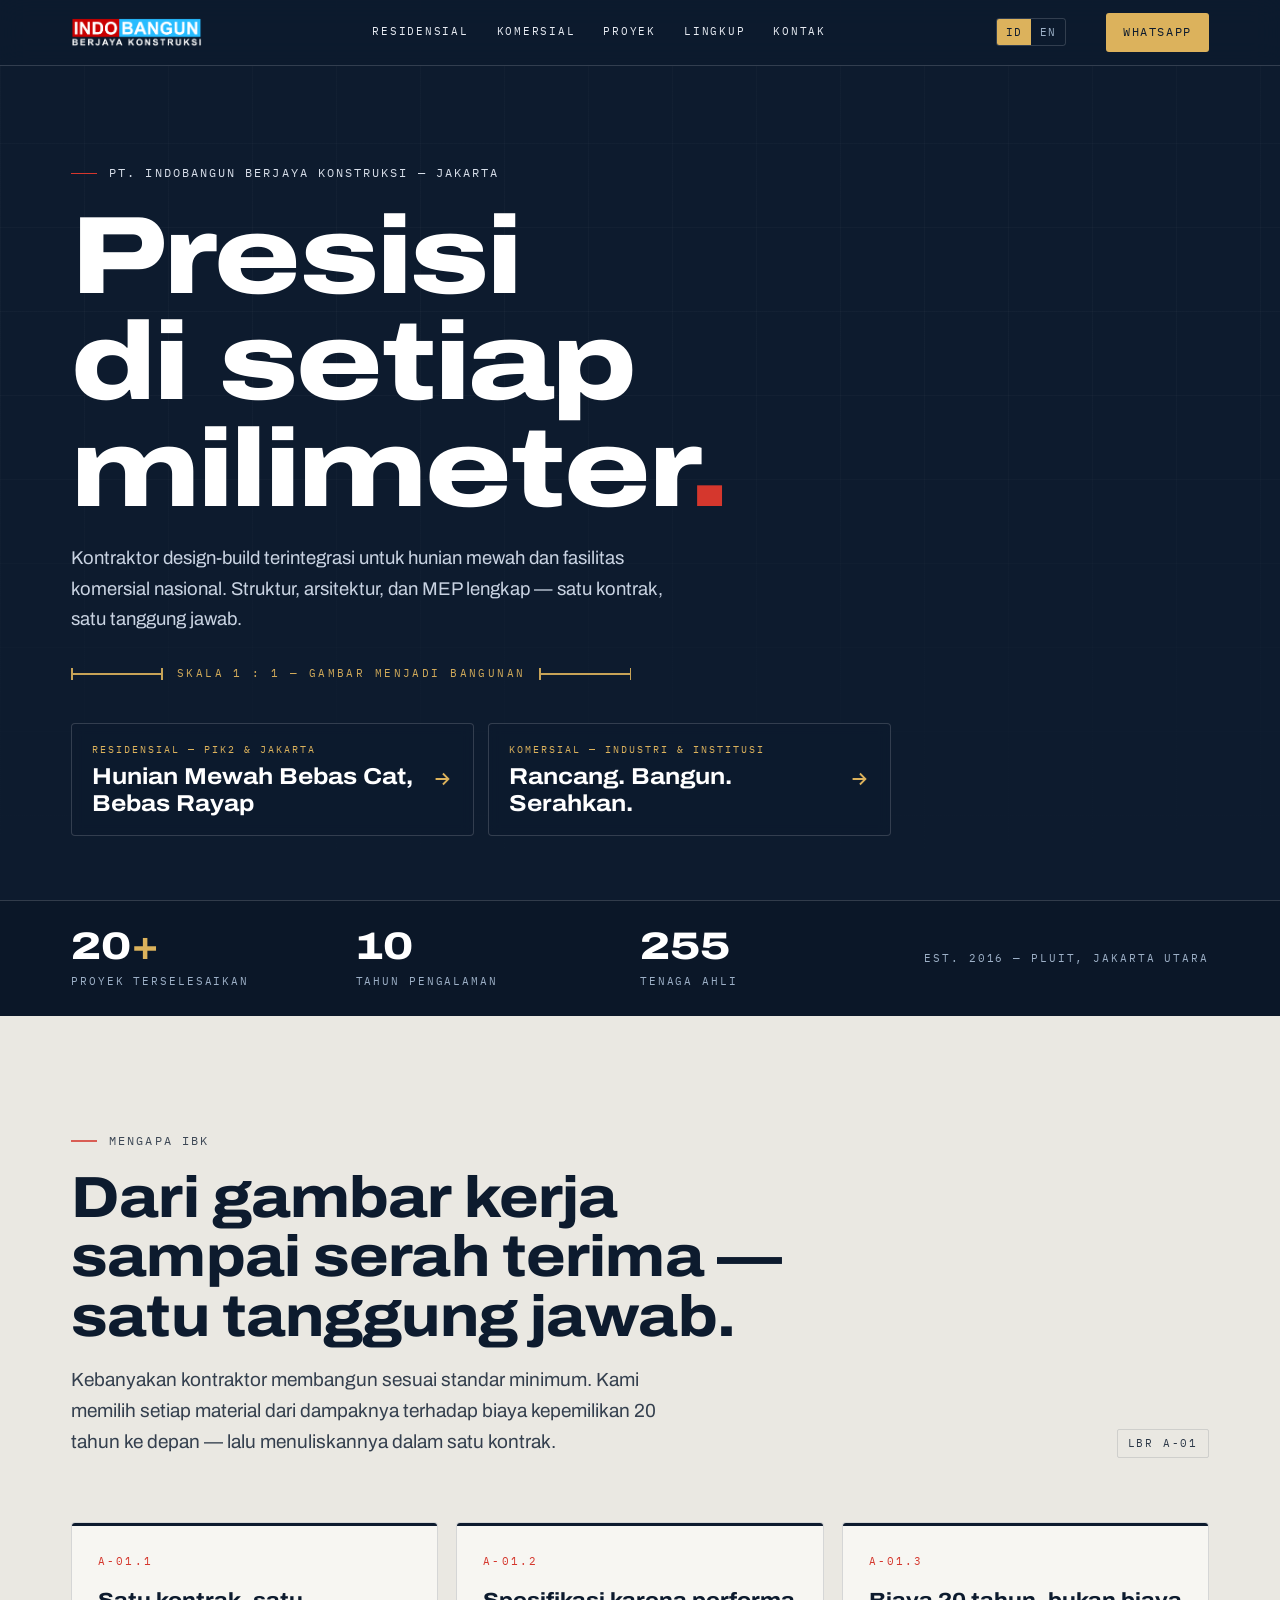
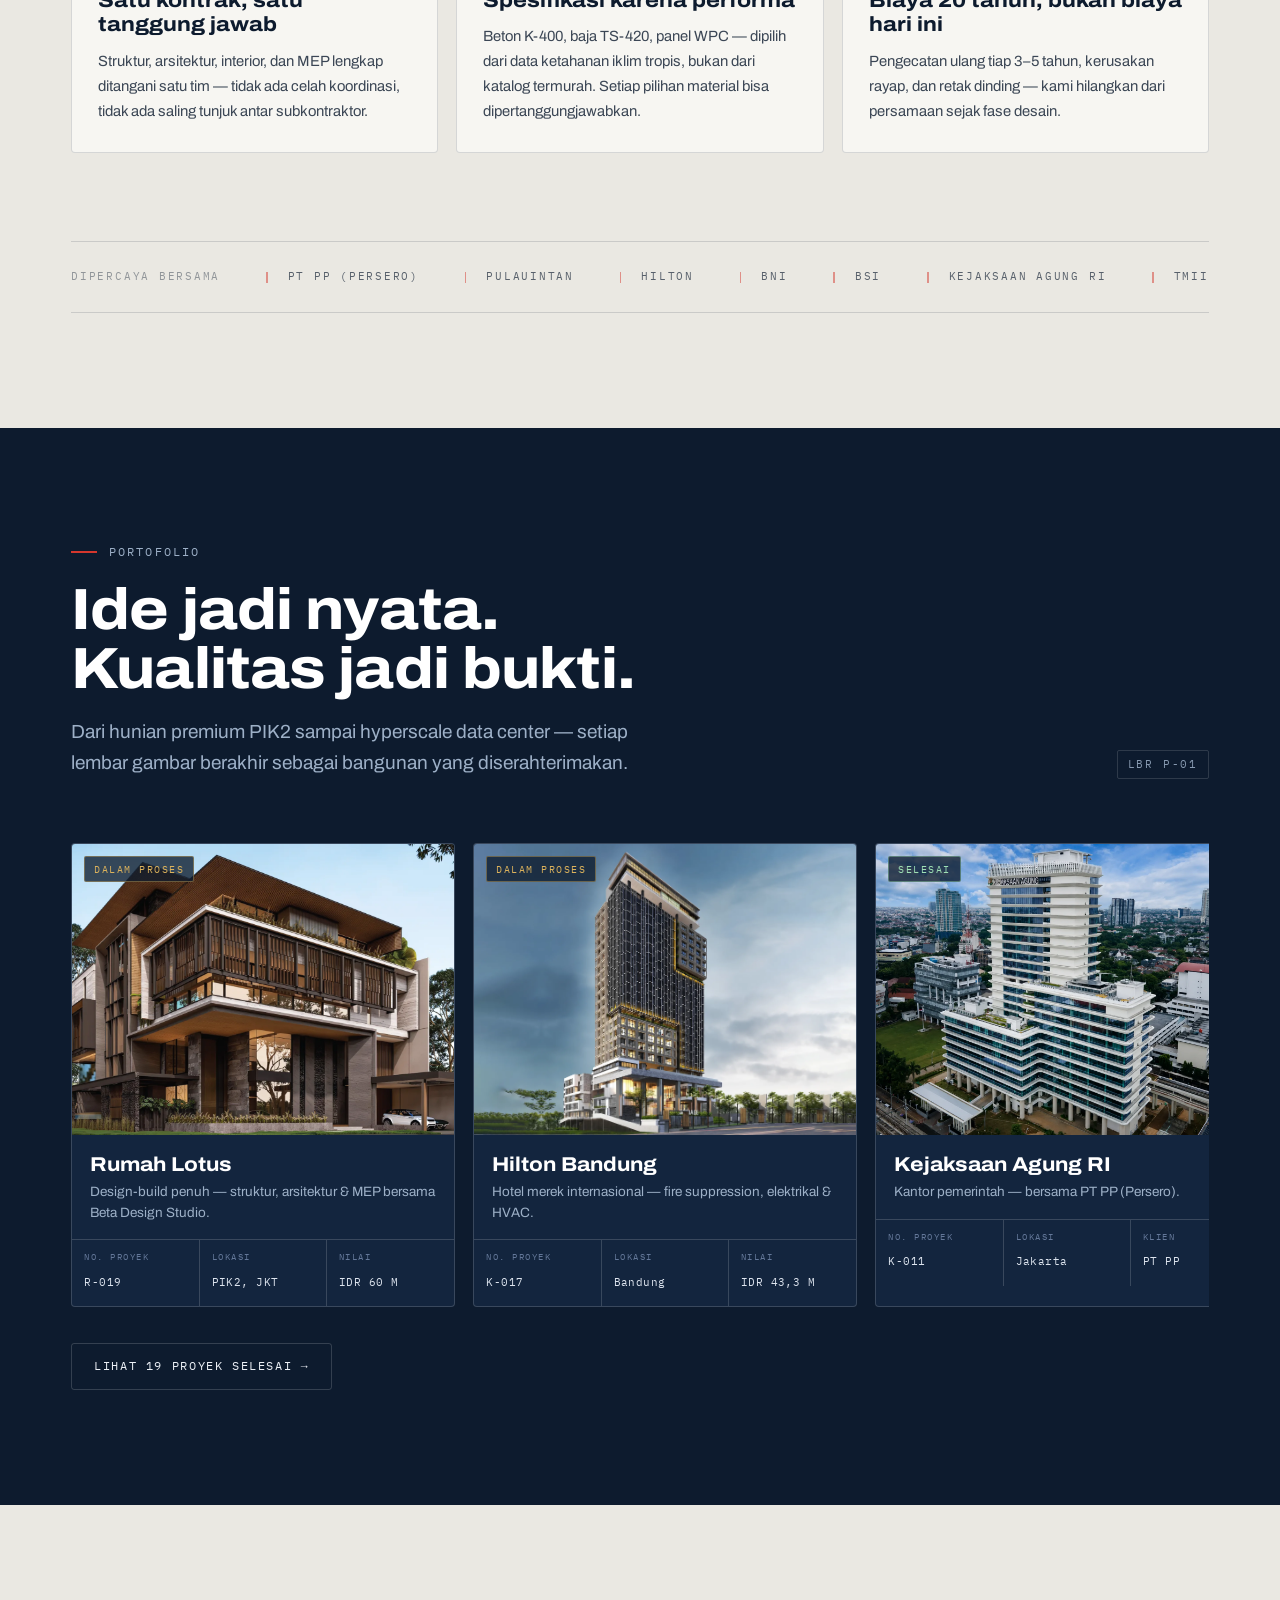
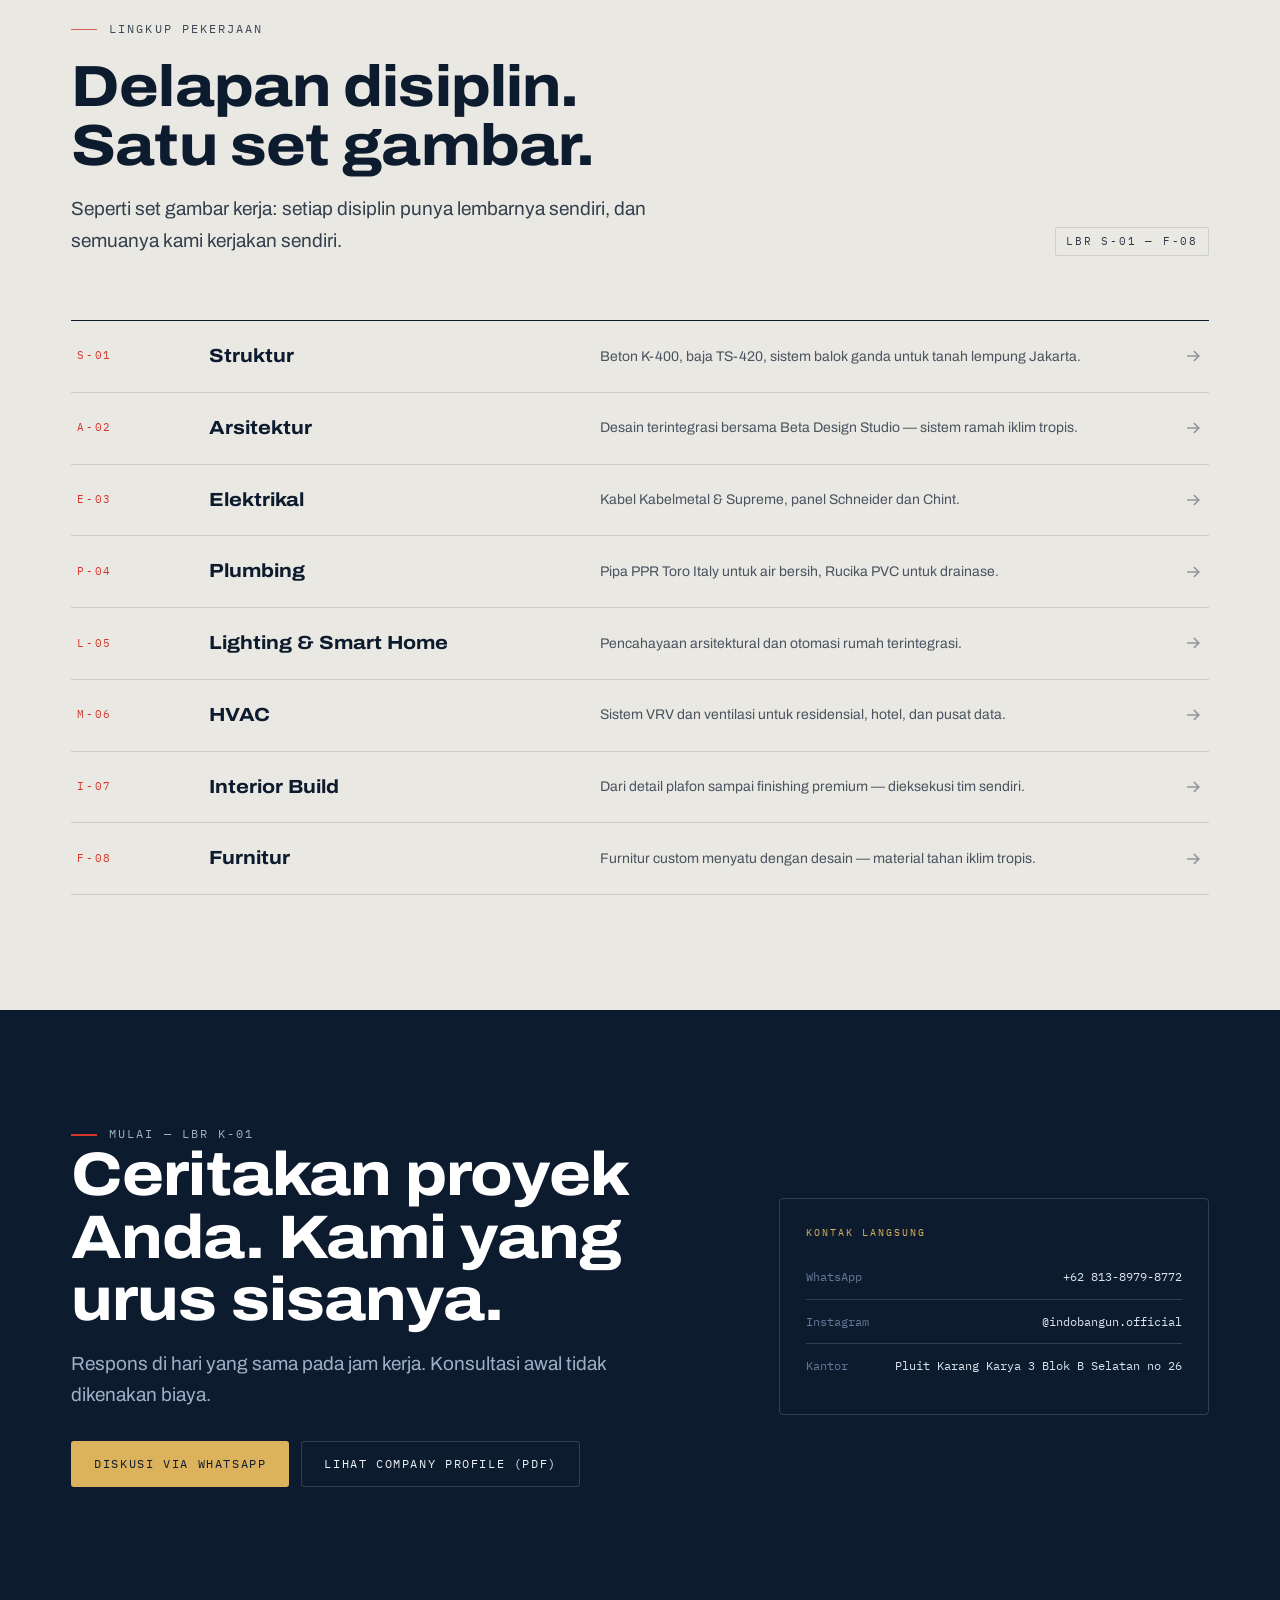
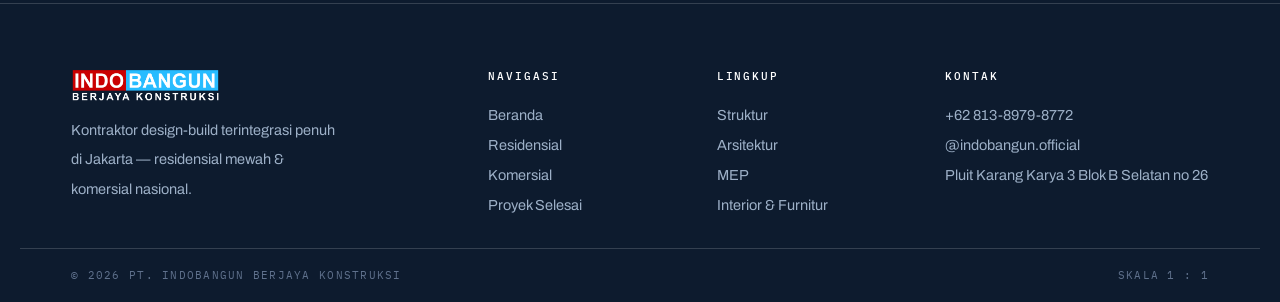
<file: index.html>
<!DOCTYPE html>
<html lang="id">
<head>
<meta charset="UTF-8" />
<meta name="viewport" content="width=device-width, initial-scale=1" />
<title>IBK — Kontraktor Design-Build Jakarta | Presisi di Setiap Milimeter</title>
<meta name="description" content="PT. Indobangun Berjaya Konstruksi — kontraktor design-build terintegrasi di Jakarta. Hunian mewah PIK2 dan proyek komersial nasional. 20+ proyek, satu kontrak, satu tanggung jawab." />
<meta property="og:type" content="website" />
<meta property="og:title" content="IBK — Kontraktor Design-Build Jakarta" />
<meta property="og:description" content="Hunian mewah PIK2 &amp; proyek komersial nasional. 20+ proyek, satu kontrak, satu tanggung jawab." />
<meta property="og:image" content="https://ibkonstruksi.com/images/og-cover.jpg" />
<link rel="canonical" href="https://ibkonstruksi.com/" />
<meta property="og:url" content="https://ibkonstruksi.com/" />
<meta property="og:site_name" content="IBK — Indobangun Berjaya Konstruksi" />
<meta name="twitter:card" content="summary_large_image" />
<link rel="icon" type="image/svg+xml" href="/assets/favicon.svg" />
<link rel="preload" as="font" type="font/woff2" href="/assets/fonts/archivo-var.woff2" crossorigin />
<link rel="preload" as="image" href="images/home-hero-1.webp" fetchpriority="high" />
<link rel="stylesheet" href="/assets/presisi.css" />
<style>
/* ---------- homepage hero ---------- */
.hero{min-height:100svh}
.hero .p-hero-bg img{position:absolute;inset:0;opacity:0;animation:heroFade 28s infinite}
.hero .p-hero-bg img:nth-child(1){animation-delay:0s}
.hero .p-hero-bg img:nth-child(2){animation-delay:7s}
.hero .p-hero-bg img:nth-child(3){animation-delay:14s}
.hero .p-hero-bg img:nth-child(4){animation-delay:21s}
@keyframes heroFade{
  0%{opacity:0} 4%{opacity:1} 25%{opacity:1} 33%{opacity:0} 100%{opacity:0}
}
@media (prefers-reduced-motion: reduce){
  .hero .p-hero-bg img:first-child{opacity:1}
}
.hero .p-h1{max-width:12ch;font-size:clamp(52px,8.6vw,124px)}
.routes{display:grid;grid-template-columns:1fr 1fr;gap:14px;margin-top:40px;max-width:820px}
.route{
  display:flex;align-items:center;justify-content:space-between;gap:14px;
  border:1px solid var(--line-inv);border-radius:4px;padding:18px 20px;
  background:color-mix(in srgb, var(--ink) 55%, transparent);
  -webkit-backdrop-filter:blur(6px);backdrop-filter:blur(6px);
  transition:border-color .2s, transform .2s;
}
.route:hover{border-color:var(--brass-bright);transform:translateY(-2px)}
.route .k{font-family:var(--font-m);font-size:10px;letter-spacing:.2em;text-transform:uppercase;color:var(--brass-bright);display:block;margin-bottom:6px}
.route .t{font-weight:700;font-stretch:var(--mid);font-size:clamp(18px,2vw,23px);color:#fff;line-height:1.15;display:block}
.route svg{flex:none;transition:transform .2s}
.route:hover svg{transform:translateX(4px)}

.stats{border-top:1px solid var(--line-inv);background:#0B1728;color:#F2F4F8}
.stats-in{max-width:var(--max);margin:0 auto;padding:26px var(--gut);display:grid;grid-template-columns:repeat(3,1fr) auto;gap:28px;align-items:center}
.stat .n{font-stretch:var(--wide);font-weight:800;font-size:clamp(26px,3vw,40px);color:#fff;line-height:1}
.stat .n em{font-style:normal;color:var(--brass-bright)}
.stat .l{font-family:var(--font-m);font-size:10.5px;letter-spacing:.18em;text-transform:uppercase;color:var(--steel);margin-top:8px}
.stats .since{font-family:var(--font-m);font-size:10.5px;letter-spacing:.18em;color:var(--steel);text-align:right}

.more{margin-top:26px}
.cta-grid{display:grid;grid-template-columns:1.5fr 1fr;gap:clamp(32px,5vw,72px);align-items:center}
.cta-grid .p-h2{font-size:clamp(36px,4.8vw,62px)}
.cta-actions{display:flex;gap:12px;flex-wrap:wrap;margin-top:30px}
.cta-side{border:1px solid var(--line-inv);border-radius:4px;padding:26px}
.cta-side .k{font-family:var(--font-m);font-size:10px;letter-spacing:.2em;text-transform:uppercase;color:var(--brass-bright);display:block;margin-bottom:14px}
.cta-side .row{display:flex;justify-content:space-between;gap:10px;padding:12px 0;border-bottom:1px solid var(--line-inv);font-family:var(--font-m);font-size:12px;color:#DDE4EE}
.cta-side .row span{color:#647899}
.cta-side .row:last-child{border-bottom:0}
.cta-side .row a{color:inherit;text-decoration:none;transition:color .2s ease}
.cta-side .row a:hover{color:var(--brass-bright)}

@media (max-width:900px){
  .routes{grid-template-columns:1fr;max-width:none}
  .stats-in{grid-template-columns:repeat(3,1fr);gap:18px}
  .stats .since{grid-column:1/-1;text-align:left;opacity:.75}
  .cta-grid{grid-template-columns:1fr}
}
</style>
</head>
<body class="presisi">

<header class="p-nav">
  <div class="p-nav-in">
    <a href="index.html" aria-label="IBK — Beranda"><img src="images/brand-logo.webp" alt="IndoBangun Berjaya Konstruksi" /></a>
    <nav class="p-links" aria-label="Utama">
      <a href="residential.html" data-i18n="navRes">Residensial</a>
      <a href="commercial.html" data-i18n="navCom">Komersial</a>
      <a href="proyek-selesai.html" data-i18n="navProyek">Proyek</a>
      <a href="#lingkup" data-i18n="navLingkup">Lingkup</a>
      <a href="#kontak" data-i18n="navKontak">Kontak</a>
    </nav>
    <div class="p-lang" role="group" aria-label="Bahasa / Language">
      <button type="button" data-lang="id" class="on">ID</button>
      <button type="button" data-lang="en">EN</button>
    </div>
    <a class="p-btn brass" href="https://wa.me/6281389798772" style="margin-left:14px">WhatsApp</a>
    <button class="p-burger" aria-expanded="false" aria-controls="pmenu">MENU</button>
  </div>
</header>
<nav class="p-menu" id="pmenu" aria-label="Menu seluler">
  <a href="residential.html" data-i18n="navRes">Residensial</a>
  <a href="commercial.html" data-i18n="navCom">Komersial</a>
  <a href="proyek-selesai.html" data-i18n="navProyek">Proyek</a>
  <a href="#lingkup" data-i18n="navLingkup">Lingkup</a>
  <a href="#kontak" data-i18n="navKontak">Kontak</a>
</nav>

<!-- HERO -->
<section class="p-hero hero on-ink">
  <div class="p-hero-bg" aria-hidden="true">
    <img src="images/home-hero-1.webp" alt="" fetchpriority="high" />
    <img src="images/home-hero-2.webp" alt="" loading="lazy" />
    <img src="images/home-hero-3.webp" alt="" loading="lazy" />
    <img src="images/home-hero-4.webp" alt="" loading="lazy" />
  </div>
  <div class="p-hero-in">
    <p class="p-eyebrow" data-i18n="heroEyebrow">PT. Indobangun Berjaya Konstruksi — Jakarta</p>
    <h1 class="p-h1" data-i18n-html="heroTitle">Presisi di setiap milimeter<span class="dot">.</span></h1>
    <p class="p-hero-sub" data-i18n="heroSub">Kontraktor design-build terintegrasi untuk hunian mewah dan fasilitas komersial nasional. Struktur, arsitektur, dan MEP lengkap — satu kontrak, satu tanggung jawab.</p>
    <div class="p-dim" aria-hidden="true">
      <span class="rule"></span><span class="lbl" data-i18n="heroDim">Skala 1 : 1 — gambar menjadi bangunan</span><span class="rule"></span>
    </div>
    <div class="routes">
      <a class="route" href="residential.html">
        <span><span class="k" data-i18n="routeResK">Residensial — PIK2 &amp; Jakarta</span><span class="t" data-i18n="routeResT">Hunian Mewah Bebas Cat, Bebas Rayap</span></span>
        <svg width="22" height="22" viewBox="0 0 24 24" fill="none" stroke="#DCB25C" stroke-width="2" aria-hidden="true"><path d="M5 12h14M13 6l6 6-6 6"/></svg>
      </a>
      <a class="route" href="commercial.html">
        <span><span class="k" data-i18n="routeComK">Komersial — Industri &amp; Institusi</span><span class="t" data-i18n="routeComT">Rancang. Bangun. Serahkan.</span></span>
        <svg width="22" height="22" viewBox="0 0 24 24" fill="none" stroke="#DCB25C" stroke-width="2" aria-hidden="true"><path d="M5 12h14M13 6l6 6-6 6"/></svg>
      </a>
    </div>
  </div>
</section>

<!-- STATS -->
<div class="stats">
  <div class="stats-in">
    <div class="stat"><div class="n">20<em>+</em></div><div class="l" data-i18n="statProyek">Proyek Terselesaikan</div></div>
    <div class="stat"><div class="n">10</div><div class="l" data-i18n="statTahun">Tahun Pengalaman</div></div>
    <div class="stat"><div class="n">255</div><div class="l" data-i18n="statTim">Tenaga Ahli</div></div>
    <div class="since">EST. 2016 — PLUIT, JAKARTA UTARA</div>
  </div>
</div>

<!-- A-01 VALUE -->
<section class="chapter" id="tentang">
  <div class="wrap">
    <div class="chapter-head rev">
      <div class="stack">
        <p class="p-eyebrow" data-i18n="valEyebrow">Mengapa IBK</p>
        <h2 class="p-h2" data-i18n="valTitle">Dari gambar kerja sampai serah terima — satu tanggung jawab.</h2>
        <p class="p-lede" data-i18n="valLede">Kebanyakan kontraktor membangun sesuai standar minimum. Kami memilih setiap material dari dampaknya terhadap biaya kepemilikan 20 tahun ke depan — lalu menuliskannya dalam satu kontrak.</p>
      </div>
      <span class="p-sheet">LBR A-01</span>
    </div>
    <div class="p-vals">
      <article class="p-val rev">
        <span class="no">A-01.1</span>
        <h3 data-i18n="val1H">Satu kontrak, satu tanggung jawab</h3>
        <p data-i18n="val1P">Struktur, arsitektur, interior, dan MEP lengkap ditangani satu tim — tidak ada celah koordinasi, tidak ada saling tunjuk antar subkontraktor.</p>
      </article>
      <article class="p-val rev">
        <span class="no">A-01.2</span>
        <h3 data-i18n="val2H">Spesifikasi karena performa</h3>
        <p data-i18n="val2P">Beton K-400, baja TS-420, panel WPC — dipilih dari data ketahanan iklim tropis, bukan dari katalog termurah. Setiap pilihan material bisa dipertanggungjawabkan.</p>
      </article>
      <article class="p-val rev">
        <span class="no">A-01.3</span>
        <h3 data-i18n="val3H">Biaya 20 tahun, bukan biaya hari ini</h3>
        <p data-i18n="val3P">Pengecatan ulang tiap 3–5 tahun, kerusakan rayap, dan retak dinding — kami hilangkan dari persamaan sejak fase desain.</p>
      </article>
    </div>
    <div class="p-trust rev" style="margin-top:clamp(56px,7vw,88px)">
      <div class="p-trust-in">
        <span class="who lead" data-i18n="trustLead">Dipercaya bersama</span>
        <span class="who">PT PP (Persero)</span>
        <span class="who">Pulauintan</span>
        <span class="who">Hilton</span>
        <span class="who">BNI</span>
        <span class="who">BSI</span>
        <span class="who">Kejaksaan Agung RI</span>
        <span class="who">TMII</span>
      </div>
    </div>
  </div>
</section>

<!-- P-01 PROJECTS -->
<section class="chapter on-ink" id="proyek">
  <div class="wrap">
    <div class="chapter-head rev">
      <div class="stack">
        <p class="p-eyebrow" data-i18n="projEyebrow">Portofolio</p>
        <h2 class="p-h2" data-i18n="projTitle">Ide jadi nyata. Kualitas jadi bukti.</h2>
        <p class="p-lede" data-i18n="projLede">Dari hunian premium PIK2 sampai hyperscale data center — setiap lembar gambar berakhir sebagai bangunan yang diserahterimakan.</p>
      </div>
      <span class="p-sheet">LBR P-01</span>
    </div>
    <div class="p-projs">
      <a class="p-proj" href="projects/rumah-lotus.html">
        <div class="ph"><span class="st" data-i18n="stProses">Dalam Proses</span><img src="images/port-lotus.webp" alt="Rumah Lotus — hunian mewah design-build di PIK2" loading="lazy" /></div>
        <div class="body"><h3>Rumah Lotus</h3><p class="sub" data-i18n="projLotusSub">Design-build penuh — struktur, arsitektur &amp; MEP bersama Beta Design Studio.</p></div>
        <div class="p-tblock">
          <div><span class="k" data-i18n="tbNo">No. Proyek</span><span class="v">R-019</span></div>
          <div><span class="k" data-i18n="tbLok">Lokasi</span><span class="v">PIK2, JKT</span></div>
          <div><span class="k" data-i18n="tbNilai">Nilai</span><span class="v">IDR 60 M</span></div>
        </div>
      </a>
      <a class="p-proj" href="proyek-selesai.html">
        <div class="ph"><span class="st" data-i18n="stProses">Dalam Proses</span><img src="images/port-hilton.webp" alt="Menara Hilton Bandung" loading="lazy" /></div>
        <div class="body"><h3>Hilton Bandung</h3><p class="sub" data-i18n="projHiltonSub">Hotel merek internasional — fire suppression, elektrikal &amp; HVAC.</p></div>
        <div class="p-tblock">
          <div><span class="k" data-i18n="tbNo">No. Proyek</span><span class="v">K-017</span></div>
          <div><span class="k" data-i18n="tbLok">Lokasi</span><span class="v">Bandung</span></div>
          <div><span class="k" data-i18n="tbNilai">Nilai</span><span class="v">IDR 43,3 M</span></div>
        </div>
      </a>
      <a class="p-proj" href="proyek-selesai.html">
        <div class="ph"><span class="st done" data-i18n="stSelesai">Selesai</span><img src="images/port-kejagung.webp" alt="Gedung Kejaksaan Agung RI, Jakarta" loading="lazy" /></div>
        <div class="body"><h3>Kejaksaan Agung RI</h3><p class="sub" data-i18n="projKejagungSub">Kantor pemerintah — bersama PT PP (Persero).</p></div>
        <div class="p-tblock">
          <div><span class="k" data-i18n="tbNo">No. Proyek</span><span class="v">K-011</span></div>
          <div><span class="k" data-i18n="tbLok">Lokasi</span><span class="v">Jakarta</span></div>
          <div><span class="k" data-i18n="tbKlien">Klien</span><span class="v">PT PP</span></div>
        </div>
      </a>
      <a class="p-proj" href="proyek-selesai.html">
        <div class="ph"><span class="st done" data-i18n="stSelesai">Selesai</span><img src="images/port-hdc.webp" alt="HDC Hyperscale Data Center, Cikarang" loading="lazy" /></div>
        <div class="body"><h3>HDC Hyperscale DC</h3><p class="sub" data-i18n="projHdcSub">Pusat data — lingkungan teknis paling menuntut.</p></div>
        <div class="p-tblock">
          <div><span class="k" data-i18n="tbNo">No. Proyek</span><span class="v">K-014</span></div>
          <div><span class="k" data-i18n="tbLok">Lokasi</span><span class="v">Cikarang</span></div>
          <div><span class="k" data-i18n="tbSektor">Sektor</span><span class="v">Data</span></div>
        </div>
      </a>
    </div>
    <div class="more rev"><a class="p-btn ghost" href="proyek-selesai.html" data-i18n="projMore">Lihat 19 proyek selesai →</a></div>
  </div>
</section>

<!-- S-01 SCOPE -->
<section class="chapter" id="lingkup">
  <div class="wrap">
    <div class="chapter-head rev">
      <div class="stack">
        <p class="p-eyebrow" data-i18n="scopeEyebrow">Lingkup Pekerjaan</p>
        <h2 class="p-h2" data-i18n="scopeTitle">Delapan disiplin. Satu set gambar.</h2>
        <p class="p-lede" data-i18n="scopeLede">Seperti set gambar kerja: setiap disiplin punya lembarnya sendiri, dan semuanya kami kerjakan sendiri.</p>
      </div>
      <span class="p-sheet">LBR S-01 — F-08</span>
    </div>
    <div class="p-scopes rev">
      <a class="p-scope" href="scope/struktur.html"><span class="code">S-01</span><span class="name" data-i18n="sc1N">Struktur</span><span class="desc" data-i18n="sc1D">Beton K-400, baja TS-420, sistem balok ganda untuk tanah lempung Jakarta.</span><svg width="20" height="20" viewBox="0 0 24 24" fill="none" stroke="currentColor" stroke-width="2" aria-hidden="true"><path d="M5 12h14M13 6l6 6-6 6"/></svg></a>
      <a class="p-scope" href="scope/arsitektur.html"><span class="code">A-02</span><span class="name" data-i18n="sc2N">Arsitektur</span><span class="desc" data-i18n="sc2D">Desain terintegrasi bersama Beta Design Studio — sistem ramah iklim tropis.</span><svg width="20" height="20" viewBox="0 0 24 24" fill="none" stroke="currentColor" stroke-width="2" aria-hidden="true"><path d="M5 12h14M13 6l6 6-6 6"/></svg></a>
      <a class="p-scope" href="scope/elektrikal.html"><span class="code">E-03</span><span class="name" data-i18n="sc3N">Elektrikal</span><span class="desc" data-i18n="sc3D">Kabel Kabelmetal &amp; Supreme, panel Schneider dan Chint.</span><svg width="20" height="20" viewBox="0 0 24 24" fill="none" stroke="currentColor" stroke-width="2" aria-hidden="true"><path d="M5 12h14M13 6l6 6-6 6"/></svg></a>
      <a class="p-scope" href="scope/plumbing.html"><span class="code">P-04</span><span class="name" data-i18n="sc4N">Plumbing</span><span class="desc" data-i18n="sc4D">Pipa PPR Toro Italy untuk air bersih, Rucika PVC untuk drainase.</span><svg width="20" height="20" viewBox="0 0 24 24" fill="none" stroke="currentColor" stroke-width="2" aria-hidden="true"><path d="M5 12h14M13 6l6 6-6 6"/></svg></a>
      <a class="p-scope" href="scope/lighting-smart-home.html"><span class="code">L-05</span><span class="name" data-i18n="sc5N">Lighting &amp; Smart Home</span><span class="desc" data-i18n="sc5D">Pencahayaan arsitektural dan otomasi rumah terintegrasi.</span><svg width="20" height="20" viewBox="0 0 24 24" fill="none" stroke="currentColor" stroke-width="2" aria-hidden="true"><path d="M5 12h14M13 6l6 6-6 6"/></svg></a>
      <a class="p-scope" href="scope/hvac.html"><span class="code">M-06</span><span class="name" data-i18n="sc6N">HVAC</span><span class="desc" data-i18n="sc6D">Sistem VRV dan ventilasi untuk residensial, hotel, dan pusat data.</span><svg width="20" height="20" viewBox="0 0 24 24" fill="none" stroke="currentColor" stroke-width="2" aria-hidden="true"><path d="M5 12h14M13 6l6 6-6 6"/></svg></a>
      <a class="p-scope" href="scope/interior-build.html"><span class="code">I-07</span><span class="name" data-i18n="sc7N">Interior Build</span><span class="desc" data-i18n="sc7D">Dari detail plafon sampai finishing premium — dieksekusi tim sendiri.</span><svg width="20" height="20" viewBox="0 0 24 24" fill="none" stroke="currentColor" stroke-width="2" aria-hidden="true"><path d="M5 12h14M13 6l6 6-6 6"/></svg></a>
      <a class="p-scope" href="scope/furnitur.html"><span class="code">F-08</span><span class="name" data-i18n="sc8N">Furnitur</span><span class="desc" data-i18n="sc8D">Furnitur custom menyatu dengan desain — material tahan iklim tropis.</span><svg width="20" height="20" viewBox="0 0 24 24" fill="none" stroke="currentColor" stroke-width="2" aria-hidden="true"><path d="M5 12h14M13 6l6 6-6 6"/></svg></a>
    </div>
  </div>
</section>

<!-- K-01 CTA -->
<section class="chapter on-ink" id="kontak">
  <div class="wrap">
    <div class="cta-grid">
      <div class="rev">
        <p class="p-eyebrow" data-i18n="ctaEyebrow">Mulai — LBR K-01</p>
        <h2 class="p-h2" data-i18n="ctaTitle">Ceritakan proyek Anda. Kami yang urus sisanya.</h2>
        <p class="p-lede" style="margin-top:16px" data-i18n="ctaLede">Respons di hari yang sama pada jam kerja. Konsultasi awal tidak dikenakan biaya.</p>
        <div class="cta-actions">
          <a class="p-btn brass" href="https://wa.me/6281389798772" data-i18n="ctaWa">Diskusi via WhatsApp</a>
          <a class="p-btn ghost" href="IBK_Company_Profile_2026.pdf" target="_blank" rel="noopener" data-i18n="ctaPdf">Lihat Company Profile (PDF)</a>
        </div>
      </div>
      <aside class="cta-side rev">
        <span class="k" data-i18n="ctaSideK">Kontak Langsung</span>
        <div class="row"><span>WhatsApp</span>+62 813-8979-8772</div>
        <div class="row"><span>Instagram</span><a href="https://www.instagram.com/indobangun.official/" target="_blank" rel="noopener">@indobangun.official</a></div>
        <div class="row"><span data-i18n="ctaKantor">Kantor</span>Pluit Karang Karya 3 Blok B Selatan no 26</div>
      </aside>
    </div>
  </div>
</section>

<footer class="p-foot">
  <div class="p-foot-in">
    <div class="brand">
      <img src="images/brand-logo.webp" alt="IndoBangun Berjaya Konstruksi" />
      <p data-i18n="footBrand">Kontraktor design-build terintegrasi penuh di Jakarta — residensial mewah &amp; komersial nasional.</p>
    </div>
    <div>
      <h4 data-i18n="footNav">Navigasi</h4>
      <a href="index.html" data-i18n="navHome">Beranda</a>
      <a href="residential.html" data-i18n="navRes">Residensial</a>
      <a href="commercial.html" data-i18n="navCom">Komersial</a>
      <a href="proyek-selesai.html" data-i18n="footProyek">Proyek Selesai</a>
    </div>
    <div>
      <h4 data-i18n="footScope">Lingkup</h4>
      <a href="scope/struktur.html" data-i18n="sc1N">Struktur</a>
      <a href="scope/arsitektur.html" data-i18n="sc2N">Arsitektur</a>
      <a href="scope/elektrikal.html">MEP</a>
      <a href="scope/interior-build.html" data-i18n="footInterior">Interior &amp; Furnitur</a>
    </div>
    <div>
      <h4 data-i18n="footKontak">Kontak</h4>
      <p>+62 813-8979-8772<br/><a href="https://www.instagram.com/indobangun.official/" target="_blank" rel="noopener" style="display:inline">@indobangun.official</a><br/><span data-i18n="footAlamat">Pluit Karang Karya 3 Blok B Selatan no 26</span></p>
    </div>
  </div>
  <div class="p-legal"><span data-i18n="footLegal">© 2026 PT. Indobangun Berjaya Konstruksi</span><span>Skala 1 : 1</span></div>
</footer>

<div class="p-wa-bar"><a class="p-btn" href="https://wa.me/6281389798772" data-i18n="waBar">Diskusi Proyek via WhatsApp</a></div>

<script>
const I18N = {
  id: {
    navHome:"Beranda", navRes:"Residensial", navCom:"Komersial", navProyek:"Proyek", navLingkup:"Lingkup", navKontak:"Kontak",
    heroEyebrow:"PT. Indobangun Berjaya Konstruksi — Jakarta",
    heroTitle:'Presisi di setiap milimeter<span class="dot">.</span>',
    heroSub:"Kontraktor design-build terintegrasi untuk hunian mewah dan fasilitas komersial nasional. Struktur, arsitektur, dan MEP lengkap — satu kontrak, satu tanggung jawab.",
    heroDim:"Skala 1 : 1 — gambar menjadi bangunan",
    routeResK:"Residensial — PIK2 & Jakarta", routeResT:"Hunian Mewah Bebas Cat, Bebas Rayap",
    routeComK:"Komersial — Industri & Institusi", routeComT:"Rancang. Bangun. Serahkan.",
    statProyek:"Proyek Terselesaikan", statTahun:"Tahun Pengalaman", statTim:"Tenaga Ahli",
    valEyebrow:"Mengapa IBK",
    valTitle:"Dari gambar kerja sampai serah terima — satu tanggung jawab.",
    valLede:"Kebanyakan kontraktor membangun sesuai standar minimum. Kami memilih setiap material dari dampaknya terhadap biaya kepemilikan 20 tahun ke depan — lalu menuliskannya dalam satu kontrak.",
    val1H:"Satu kontrak, satu tanggung jawab",
    val1P:"Struktur, arsitektur, interior, dan MEP lengkap ditangani satu tim — tidak ada celah koordinasi, tidak ada saling tunjuk antar subkontraktor.",
    val2H:"Spesifikasi karena performa",
    val2P:"Beton K-400, baja TS-420, panel WPC — dipilih dari data ketahanan iklim tropis, bukan dari katalog termurah. Setiap pilihan material bisa dipertanggungjawabkan.",
    val3H:"Biaya 20 tahun, bukan biaya hari ini",
    val3P:"Pengecatan ulang tiap 3–5 tahun, kerusakan rayap, dan retak dinding — kami hilangkan dari persamaan sejak fase desain.",
    trustLead:"Dipercaya bersama",
    projEyebrow:"Portofolio", projTitle:"Ide jadi nyata. Kualitas jadi bukti.",
    projLede:"Dari hunian premium PIK2 sampai hyperscale data center — setiap lembar gambar berakhir sebagai bangunan yang diserahterimakan.",
    stProses:"Dalam Proses", stSelesai:"Selesai",
    projLotusSub:"Design-build penuh — struktur, arsitektur & MEP bersama Beta Design Studio.",
    projHiltonSub:"Hotel merek internasional — fire suppression, elektrikal & HVAC.",
    projKejagungSub:"Kantor pemerintah — bersama PT PP (Persero).",
    projHdcSub:"Pusat data — lingkungan teknis paling menuntut.",
    tbNo:"No. Proyek", tbLok:"Lokasi", tbNilai:"Nilai", tbKlien:"Klien", tbSektor:"Sektor",
    projMore:"Lihat 19 proyek selesai →",
    scopeEyebrow:"Lingkup Pekerjaan", scopeTitle:"Delapan disiplin. Satu set gambar.",
    scopeLede:"Seperti set gambar kerja: setiap disiplin punya lembarnya sendiri, dan semuanya kami kerjakan sendiri.",
    sc1N:"Struktur", sc1D:"Beton K-400, baja TS-420, sistem balok ganda untuk tanah lempung Jakarta.",
    sc2N:"Arsitektur", sc2D:"Desain terintegrasi bersama Beta Design Studio — sistem ramah iklim tropis.",
    sc3N:"Elektrikal", sc3D:"Kabel Kabelmetal & Supreme, panel Schneider dan Chint.",
    sc4N:"Plumbing", sc4D:"Pipa PPR Toro Italy untuk air bersih, Rucika PVC untuk drainase.",
    sc5N:"Lighting & Smart Home", sc5D:"Pencahayaan arsitektural dan otomasi rumah terintegrasi.",
    sc6N:"HVAC", sc6D:"Sistem VRV dan ventilasi untuk residensial, hotel, dan pusat data.",
    sc7N:"Interior Build", sc7D:"Dari detail plafon sampai finishing premium — dieksekusi tim sendiri.",
    sc8N:"Furnitur", sc8D:"Furnitur custom menyatu dengan desain — material tahan iklim tropis.",
    ctaEyebrow:"Mulai — LBR K-01", ctaTitle:"Ceritakan proyek Anda. Kami yang urus sisanya.",
    ctaLede:"Respons di hari yang sama pada jam kerja. Konsultasi awal tidak dikenakan biaya.",
    ctaWa:"Diskusi via WhatsApp", ctaPdf:"Lihat Company Profile (PDF)",
    ctaSideK:"Kontak Langsung", ctaKantor:"Kantor",
    footBrand:"Kontraktor design-build terintegrasi penuh di Jakarta — residensial mewah & komersial nasional.",
    footNav:"Navigasi", footProyek:"Proyek Selesai", footScope:"Lingkup", footInterior:"Interior & Furnitur",
    footKontak:"Kontak", footAlamat:"Pluit Karang Karya 3 Blok B Selatan no 26",
    footLegal:"© 2026 PT. Indobangun Berjaya Konstruksi",
    waBar:"Diskusi Proyek via WhatsApp"
  },
  en: {
    navHome:"Home", navRes:"Residential", navCom:"Commercial", navProyek:"Projects", navLingkup:"Scope", navKontak:"Contact",
    heroEyebrow:"PT. Indobangun Berjaya Konstruksi — Jakarta",
    heroTitle:'Precision in every millimeter<span class="dot">.</span>',
    heroSub:"An integrated design-build contractor for luxury residences and national-scale commercial facilities. Structure, architecture, and complete MEP — one contract, one responsibility.",
    heroDim:"Scale 1 : 1 — drawings become buildings",
    routeResK:"Residential — PIK2 & Jakarta", routeResT:"Paint-Free, Termite-Free Luxury Homes",
    routeComK:"Commercial — Industry & Institutions", routeComT:"Design. Build. Deliver.",
    statProyek:"Projects Completed", statTahun:"Years of Experience", statTim:"Team Members",
    valEyebrow:"Why IBK",
    valTitle:"From working drawings to handover — one responsibility.",
    valLede:"Most contractors build to minimum standards. We select every material for its impact on 20-year ownership cost — then write it into a single contract.",
    val1H:"One contract, one responsibility",
    val1P:"Structure, architecture, interior, and complete MEP handled by one team — no coordination gaps, no finger-pointing between subcontractors.",
    val2H:"Specified for performance",
    val2P:"K-400 concrete, TS-420 steel, WPC panels — chosen from tropical-climate durability data, not the cheapest catalog. Every material choice is accountable.",
    val3H:"20-year cost, not today's cost",
    val3P:"Repainting every 3–5 years, termite damage, cracking walls — we remove them from the equation at the design phase.",
    trustLead:"Trusted alongside",
    projEyebrow:"Portfolio", projTitle:"Ideas made real. Quality made proof.",
    projLede:"From premium PIK2 residences to a hyperscale data center — every sheet of drawings ends as a handed-over building.",
    stProses:"In Progress", stSelesai:"Completed",
    projLotusSub:"Full design-build — structure, architecture & MEP with Beta Design Studio.",
    projHiltonSub:"International hotel brand — fire suppression, electrical & HVAC.",
    projKejagungSub:"Government office — alongside PT PP (Persero).",
    projHdcSub:"Data center — the most demanding technical environment.",
    tbNo:"Project No.", tbLok:"Location", tbNilai:"Value", tbKlien:"Client", tbSektor:"Sector",
    projMore:"See 19 completed projects →",
    scopeEyebrow:"Scope of Work", scopeTitle:"Eight disciplines. One drawing set.",
    scopeLede:"Like a working drawing set: every discipline has its own sheet, and we execute all of them ourselves.",
    sc1N:"Structure", sc1D:"K-400 concrete, TS-420 steel, dual-beam system for Jakarta's clay soil.",
    sc2N:"Architecture", sc2D:"Integrated design with Beta Design Studio — tropical-climate-friendly systems.",
    sc3N:"Electrical", sc3D:"Kabelmetal & Supreme cabling, Schneider and Chint panels.",
    sc4N:"Plumbing", sc4D:"Toro Italy PPR pipes for clean water, Rucika PVC for drainage.",
    sc5N:"Lighting & Smart Home", sc5D:"Architectural lighting and integrated home automation.",
    sc6N:"HVAC", sc6D:"VRV and ventilation systems for residences, hotels, and data centers.",
    sc7N:"Interior Build", sc7D:"From ceiling details to premium finishing — executed by our own team.",
    sc8N:"Furniture", sc8D:"Custom furniture unified with the design — tropical-climate-resistant materials.",
    ctaEyebrow:"Start — SHT K-01", ctaTitle:"Tell us about your project. We handle the rest.",
    ctaLede:"Same-day response during business hours. Initial consultation is free.",
    ctaWa:"Chat on WhatsApp", ctaPdf:"View Company Profile (PDF)",
    ctaSideK:"Direct Contact", ctaKantor:"Office",
    footBrand:"A fully integrated design-build contractor in Jakarta — luxury residential & national commercial.",
    footNav:"Navigation", footProyek:"Completed Projects", footScope:"Scope", footInterior:"Interior & Furniture",
    footKontak:"Contact", footAlamat:"Pluit Karang Karya 3 Blok B Selatan no 26",
    footLegal:"© 2026 PT. Indobangun Berjaya Konstruksi",
    waBar:"Discuss a Project on WhatsApp"
  }
};
function setLang(lang){
  const dict = I18N[lang] || I18N.id;
  document.querySelectorAll('[data-i18n]').forEach(el => {
    const k = el.getAttribute('data-i18n');
    if (dict[k] !== undefined) el.textContent = dict[k];
  });
  document.querySelectorAll('[data-i18n-html]').forEach(el => {
    const k = el.getAttribute('data-i18n-html');
    if (dict[k] !== undefined) el.innerHTML = dict[k];
  });
  document.documentElement.lang = lang;
  try { localStorage.setItem('ibk-lang', lang); } catch(e){}
}
window.setLang = setLang;
(function(){
  let saved = 'id';
  try { saved = localStorage.getItem('ibk-lang') || 'id'; } catch(e){}
  if (saved !== 'id') setLang(saved);
})();
</script>
<script src="/assets/presisi.js" defer></script>
</body>
</html>
</file>
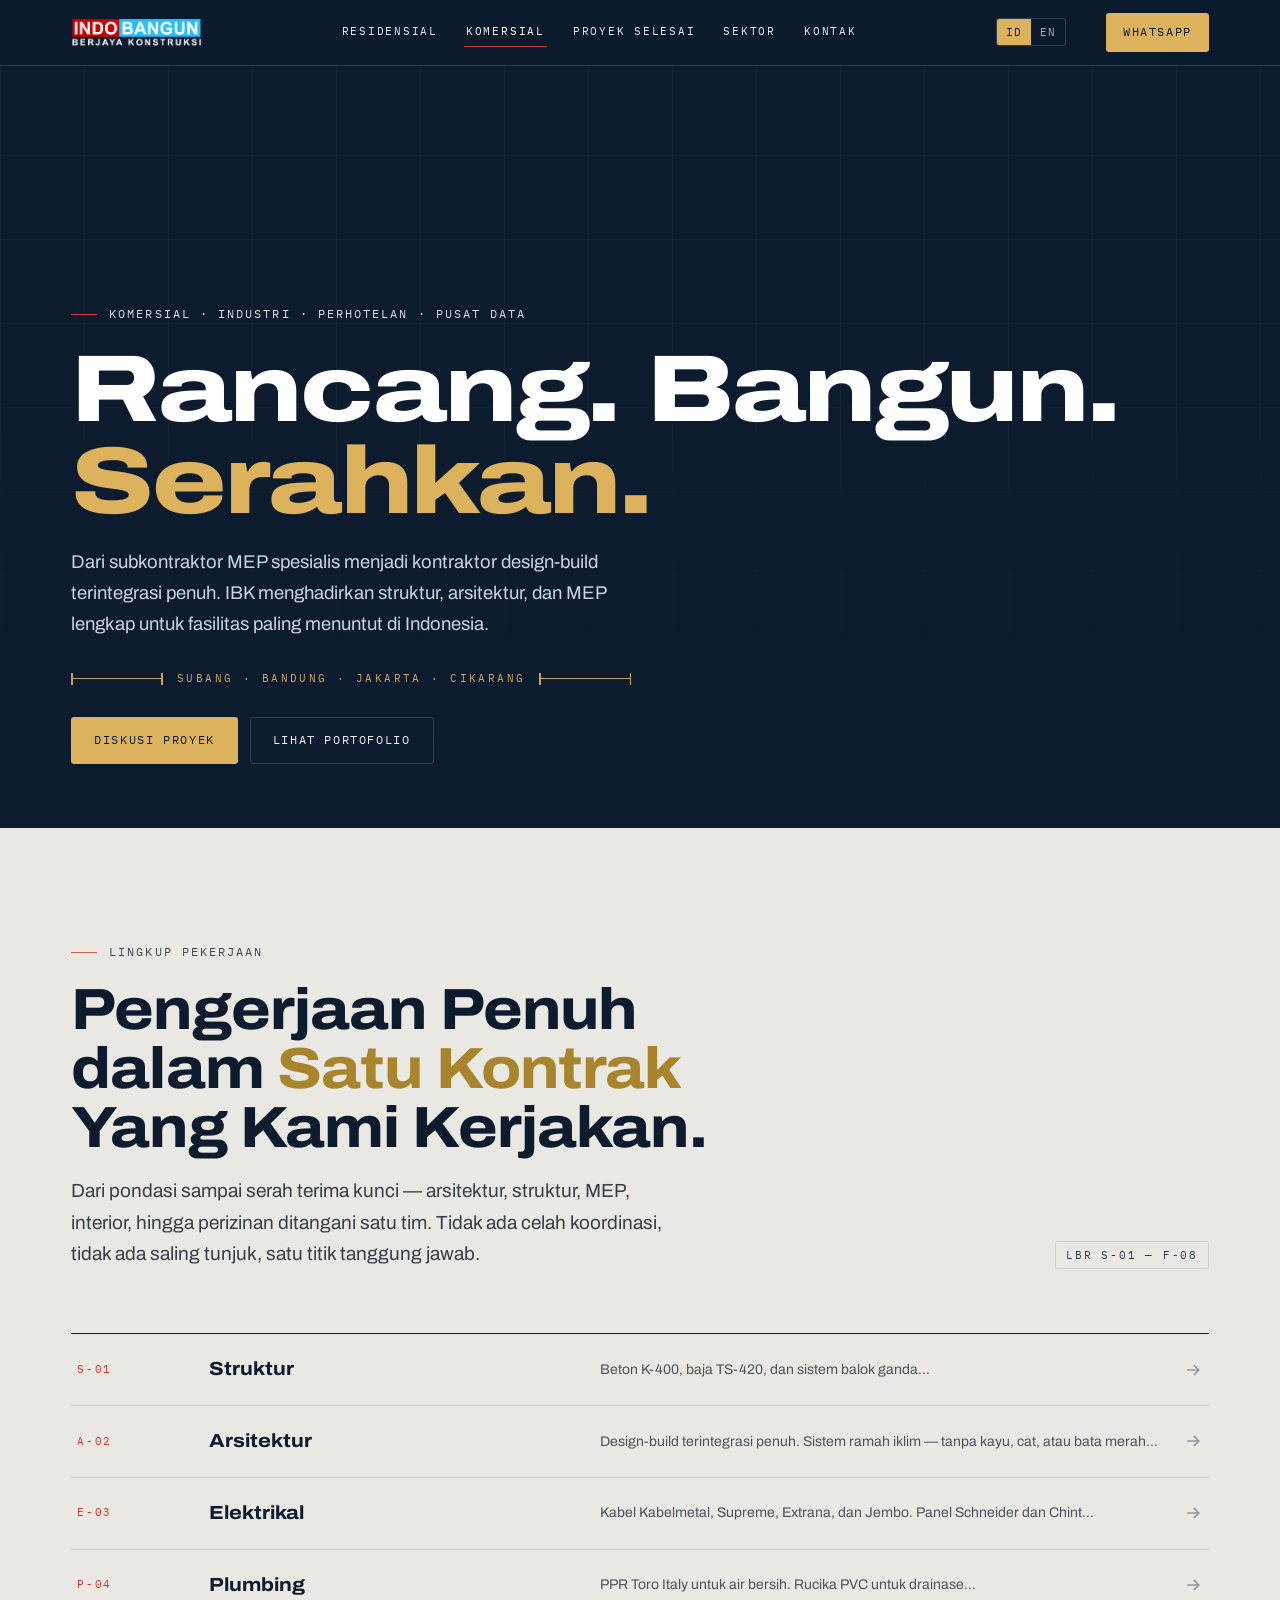
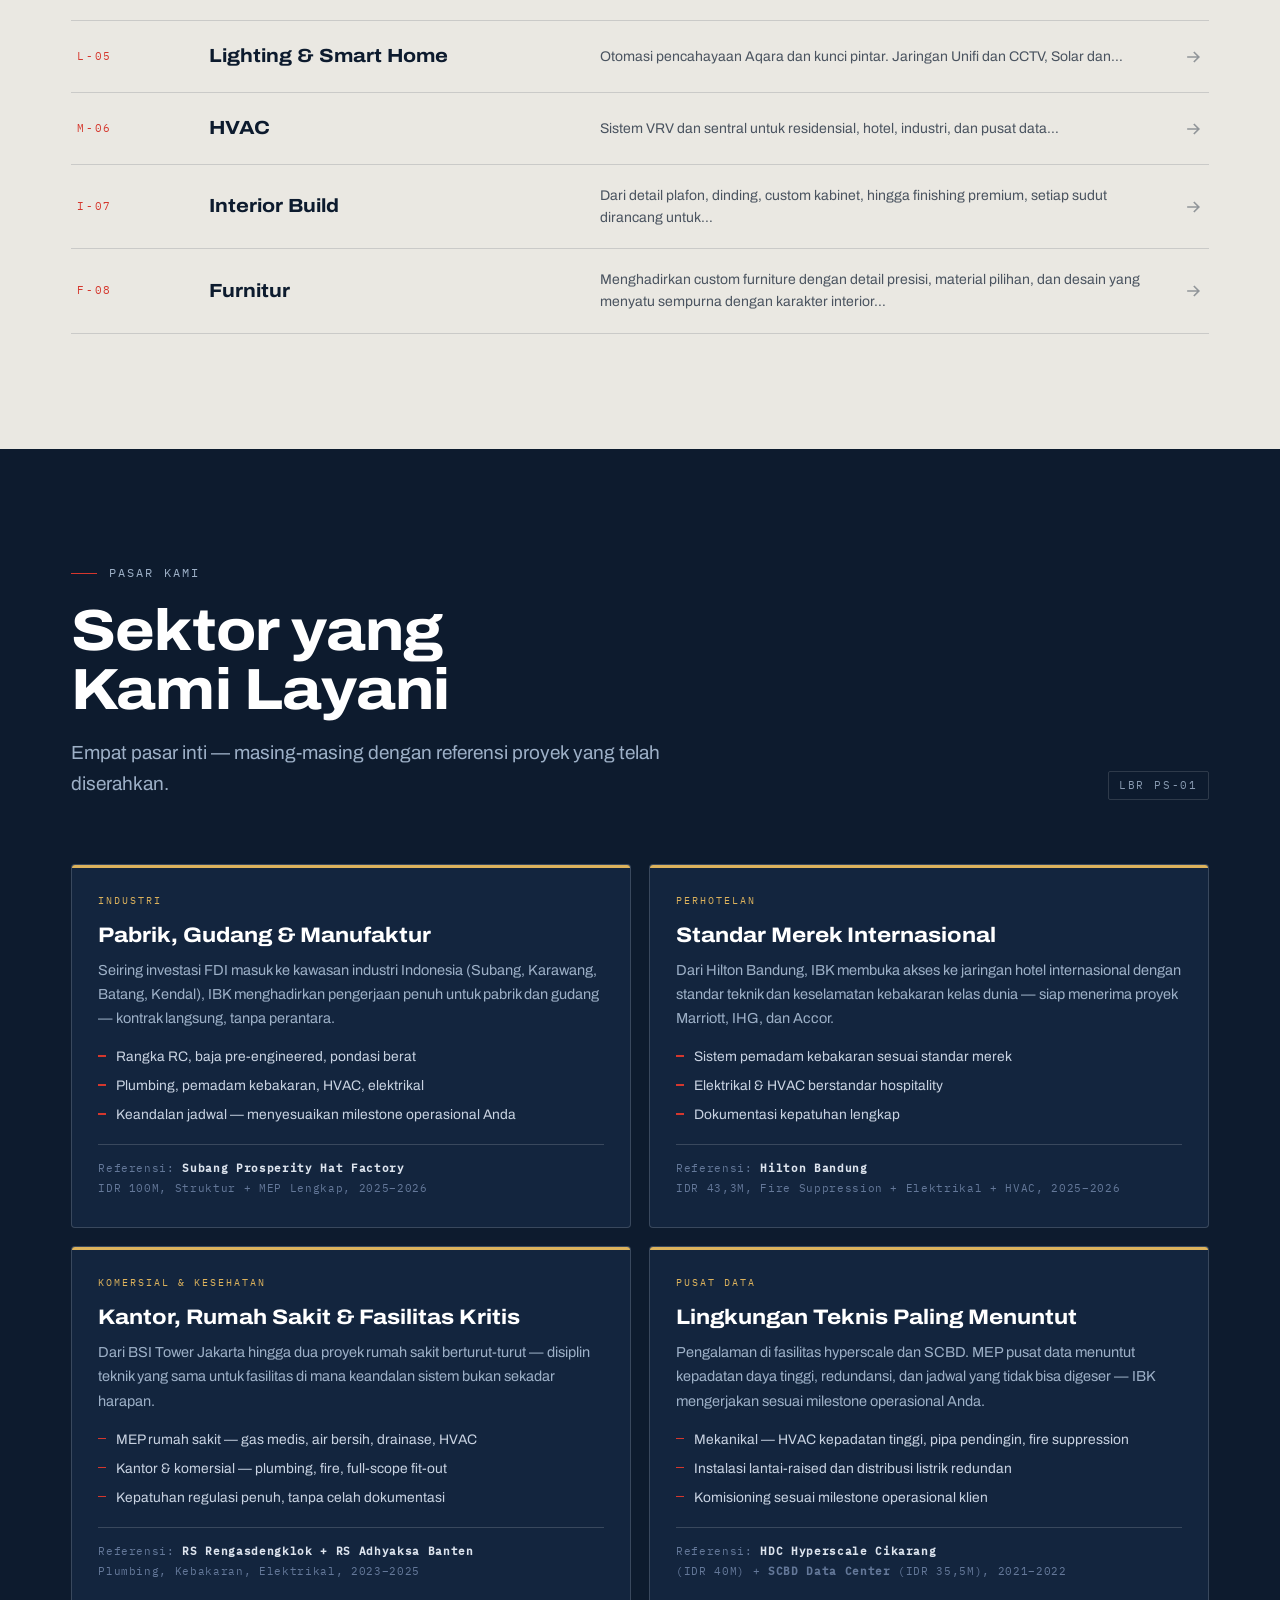
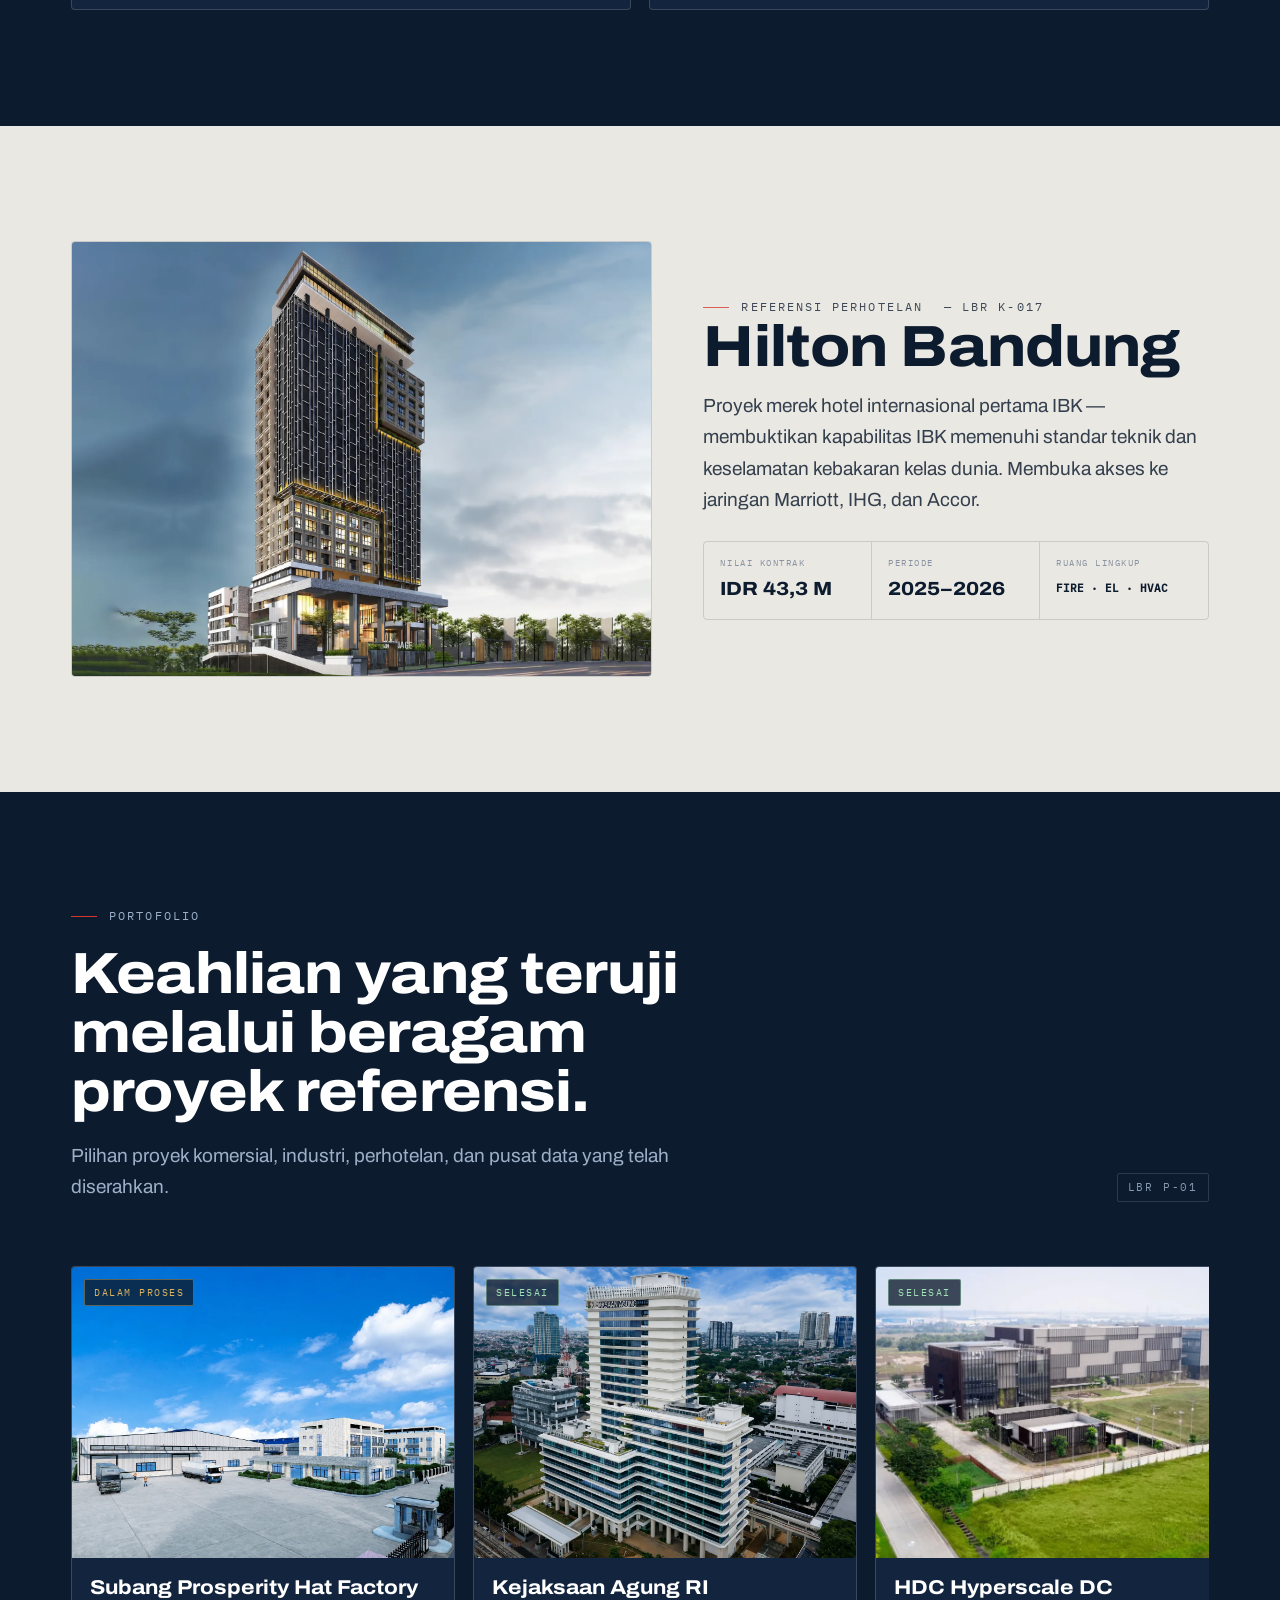
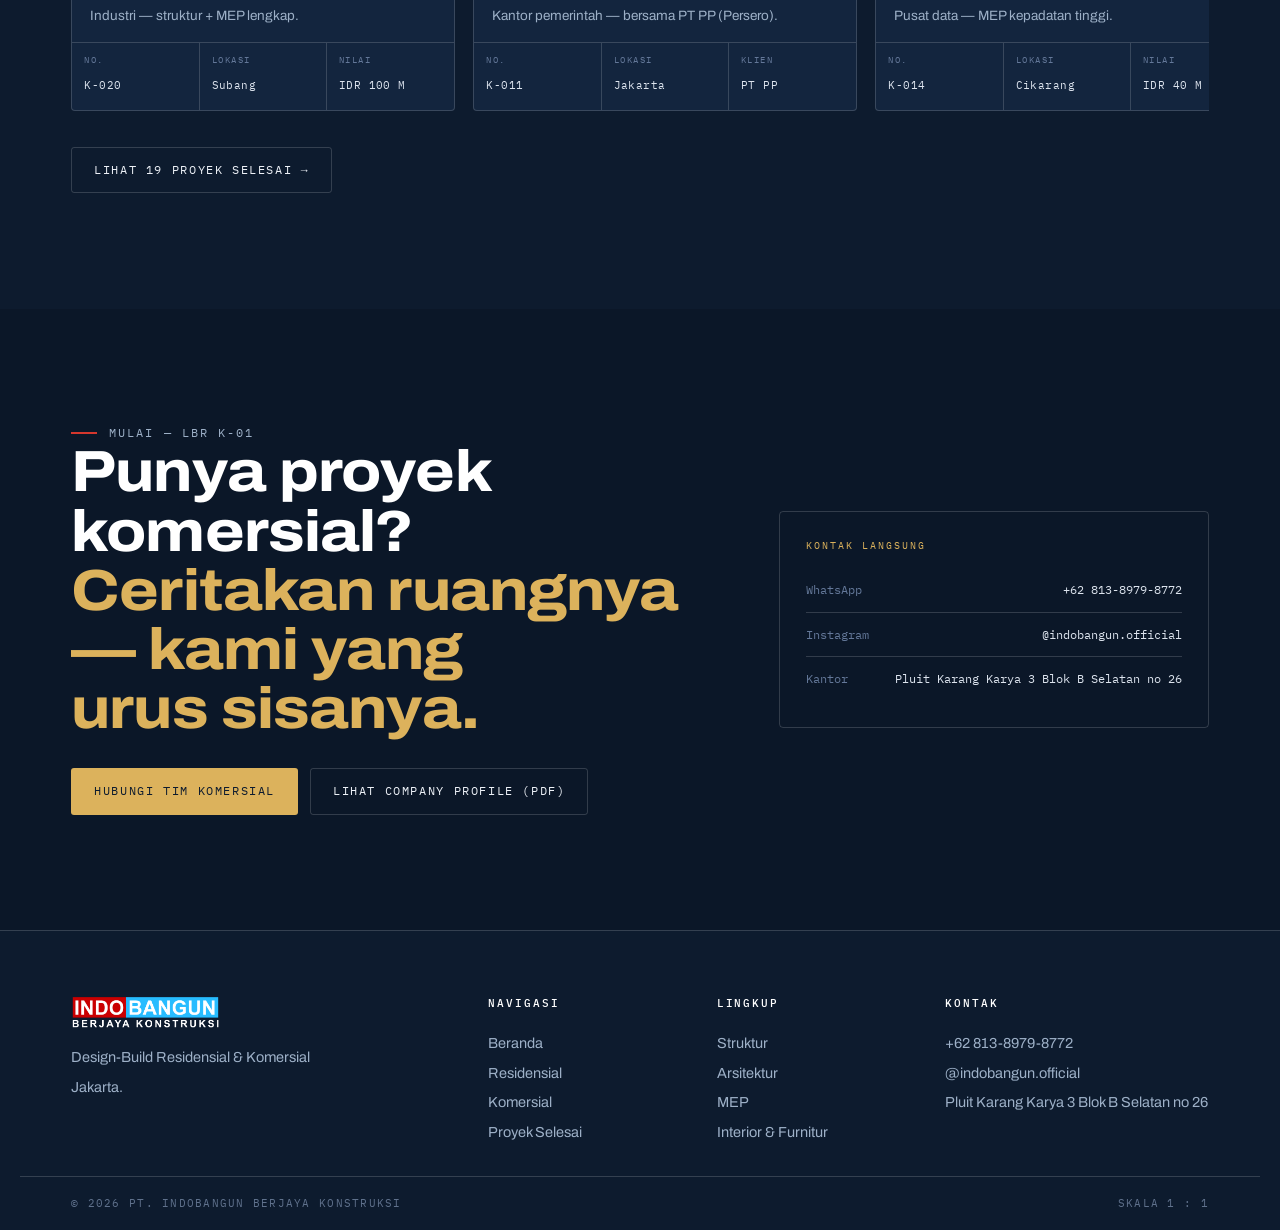
<file: commercial.html>
<!DOCTYPE html>
<html lang="id">
<head>
<meta charset="UTF-8" />
<meta name="viewport" content="width=device-width, initial-scale=1" />
<title>Komersial — IBK | Design-Build Industri, Perhotelan &amp; Pusat Data</title>
<meta name="description" content="IBK Komersial — kontraktor design-build untuk pabrik, hotel merek internasional, rumah sakit, dan pusat data. Struktur, arsitektur, dan MEP lengkap dalam satu kontrak." />
<meta property="og:type" content="website" />
<meta property="og:title" content="IBK Komersial — Rancang. Bangun. Serahkan." />
<meta property="og:description" content="Industri, perhotelan, fasilitas kritis, dan pusat data — referensi terbukti dari Subang sampai Cikarang." />
<meta property="og:image" content="https://ibkonstruksi.com/images/og-cover.jpg" />
<link rel="canonical" href="https://ibkonstruksi.com/commercial.html" />
<meta property="og:url" content="https://ibkonstruksi.com/commercial.html" />
<meta property="og:site_name" content="IBK — Indobangun Berjaya Konstruksi" />
<meta name="twitter:card" content="summary_large_image" />
<link rel="icon" type="image/svg+xml" href="/assets/favicon.svg" />
<link rel="preload" as="font" type="font/woff2" href="/assets/fonts/archivo-var.woff2" crossorigin />
<link rel="preload" as="image" href="images/hero-com-1.webp" fetchpriority="high" />
<link rel="stylesheet" href="/assets/presisi.css" />
<style>
.hero{min-height:92svh}
.hero .p-hero-bg img{position:absolute;inset:0;opacity:0;animation:heroFade 21s infinite}
.hero .p-hero-bg img:nth-child(1){animation-delay:0s}
.hero .p-hero-bg img:nth-child(2){animation-delay:7s}
.hero .p-hero-bg img:nth-child(3){animation-delay:14s}
@keyframes heroFade{0%{opacity:0}5%{opacity:1}33%{opacity:1}43%{opacity:0}100%{opacity:0}}
@media (prefers-reduced-motion: reduce){.hero .p-hero-bg img:first-child{opacity:1}}

.seks{display:grid;grid-template-columns:1fr 1fr;gap:18px}
.sek{background:var(--ink-2);border:1px solid var(--line-inv);border-radius:4px;padding:28px 26px;position:relative}
.sek::before{content:"";position:absolute;top:0;left:0;right:0;height:3px;background:var(--brass-bright);border-radius:4px 4px 0 0}
.sek .tag{font-family:var(--font-m);font-size:10px;letter-spacing:.2em;text-transform:uppercase;color:var(--brass-bright);display:block;margin-bottom:14px}
.sek h3{font-stretch:var(--mid);font-weight:740;font-size:21px;color:#fff;line-height:1.2;margin-bottom:10px}
.sek p{font-size:14.5px;line-height:1.66;color:var(--steel)}
.sek ul{list-style:none;margin:16px 0 0;padding:0}
.sek li{position:relative;padding-left:18px;font-size:13.8px;line-height:1.6;color:#C9D3E2;margin:7px 0}
.sek li::before{content:"";position:absolute;left:0;top:9px;width:8px;height:1.5px;background:var(--red)}
.sek .ref{margin-top:18px;padding-top:14px;border-top:1px solid var(--line-inv);font-family:var(--font-m);font-size:11px;letter-spacing:.06em;line-height:1.8;color:#DDE4EE}
.sek .ref span{color:#647899}

.form-note{font-family:var(--font-m);font-size:10.5px;letter-spacing:.1em;opacity:.6;margin-top:14px}
.cta-grid{display:grid;grid-template-columns:1.5fr 1fr;gap:clamp(32px,5vw,72px);align-items:center}
.cta-actions{display:flex;gap:12px;flex-wrap:wrap;margin-top:30px}
.cta-side{border:1px solid var(--line-inv);border-radius:4px;padding:26px}
.cta-side .k{font-family:var(--font-m);font-size:10px;letter-spacing:.2em;text-transform:uppercase;color:var(--brass-bright);display:block;margin-bottom:14px}
.cta-side .row{display:flex;justify-content:space-between;gap:10px;padding:12px 0;border-bottom:1px solid var(--line-inv);font-family:var(--font-m);font-size:12px;color:#DDE4EE}
.cta-side .row span{color:#647899}
.cta-side .row:last-child{border-bottom:0}
.cta-side .row a{color:inherit;text-decoration:none;transition:color .2s ease}
.cta-side .row a:hover{color:var(--brass-bright)}
@media (max-width:900px){.seks{grid-template-columns:1fr}.cta-grid{grid-template-columns:1fr}}
</style>
</head>
<body class="presisi">

<header class="p-nav">
  <div class="p-nav-in">
    <a href="index.html" aria-label="IBK — Beranda"><img src="images/brand-logo.webp" alt="IndoBangun Berjaya Konstruksi" /></a>
    <nav class="p-links" aria-label="Utama">
      <a href="residential.html" data-i18n="navResidential">Residensial</a>
      <a href="commercial.html" aria-current="page" data-i18n="pNavCom">Komersial</a>
      <a href="proyek-selesai.html" data-i18n="navDone">Proyek Selesai</a>
      <a href="#sektor" data-i18n="navSektor">Sektor</a>
      <a href="#contact" data-i18n="pNavKontak">Kontak</a>
    </nav>
    <div class="p-lang" role="group" aria-label="Bahasa / Language">
      <button type="button" data-lang="id" class="on">ID</button>
      <button type="button" data-lang="en">EN</button>
    </div>
    <a class="p-btn brass" href="https://wa.me/6281389798772" style="margin-left:14px">WhatsApp</a>
    <button class="p-burger" aria-expanded="false" aria-controls="pmenu">MENU</button>
  </div>
</header>
<nav class="p-menu" id="pmenu" aria-label="Menu seluler">
  <a href="residential.html" data-i18n="navResidential">Residensial</a>
  <a href="commercial.html" data-i18n="pNavCom">Komersial</a>
  <a href="proyek-selesai.html" data-i18n="navDone">Proyek Selesai</a>
  <a href="#sektor" data-i18n="navSektor">Sektor</a>
  <a href="#contact" data-i18n="pNavKontak">Kontak</a>
</nav>

<section class="p-hero hero on-ink" id="top">
  <div class="p-hero-bg" aria-hidden="true">
    <img src="images/hero-com-1.webp" alt="" fetchpriority="high" />
    <img src="images/hero-com-2.webp" alt="" loading="lazy" />
    <img src="images/hero-com-3.webp" alt="" loading="lazy" />
  </div>
  <div class="p-hero-in">
    <p class="p-eyebrow" data-i18n="heroEyebrow">Komersial · Industri · Perhotelan · Pusat Data</p>
    <h1 class="p-h1"><span data-i18n="heroTitle1">Rancang. Bangun.</span> <em data-i18n="heroTitle2">Serahkan.</em></h1>
    <p class="p-hero-sub" data-i18n="heroDesc"></p>
    <div class="p-dim" aria-hidden="true"><span class="rule"></span><span class="lbl">Subang · Bandung · Jakarta · Cikarang</span><span class="rule"></span></div>
    <div class="p-hero-cta">
      <a class="p-btn brass" href="https://wa.me/6281389798772" data-i18n="heroBtn2">Diskusi Proyek</a>
      <a class="p-btn ghost" href="#portfolio" data-i18n="heroBtn1">Lihat Portofolio</a>
    </div>
  </div>
</section>

<!-- SCOPE (light) -->
<section class="chapter" id="about">
  <div class="wrap">
    <div class="chapter-head rev">
      <div class="stack">
        <p class="p-eyebrow" data-i18n="scopeEyebrow">Lingkup Pekerjaan</p>
        <h2 class="p-h2"><span data-i18n="scopeTitle1">Pengerjaan Penuh dalam</span> <em style="font-style:normal;color:var(--brass)" data-i18n="scopeTitle2">Satu Kontrak</em><span data-i18n="scopeTitle3"> Yang Kami Kerjakan.</span></h2>
        <p class="p-lede" data-i18n="scopeDesc"></p>
      </div>
      <span class="p-sheet">LBR S-01 — F-08</span>
    </div>
    <div class="p-scopes rev" id="scope">
      <a class="p-scope" href="scope/struktur.html"><span class="code">S-01</span><span class="name" data-i18n="scope1Title">Struktur</span><span class="desc" data-i18n="scope1Desc"></span><svg width="20" height="20" viewBox="0 0 24 24" fill="none" stroke="currentColor" stroke-width="2" aria-hidden="true"><path d="M5 12h14M13 6l6 6-6 6"/></svg></a>
      <a class="p-scope" href="scope/arsitektur.html"><span class="code">A-02</span><span class="name" data-i18n="scope2Title">Arsitektur</span><span class="desc" data-i18n="scope2Desc"></span><svg width="20" height="20" viewBox="0 0 24 24" fill="none" stroke="currentColor" stroke-width="2" aria-hidden="true"><path d="M5 12h14M13 6l6 6-6 6"/></svg></a>
      <a class="p-scope" href="scope/elektrikal.html"><span class="code">E-03</span><span class="name" data-i18n="scope3Title">Elektrikal</span><span class="desc" data-i18n="scope3Desc"></span><svg width="20" height="20" viewBox="0 0 24 24" fill="none" stroke="currentColor" stroke-width="2" aria-hidden="true"><path d="M5 12h14M13 6l6 6-6 6"/></svg></a>
      <a class="p-scope" href="scope/plumbing.html"><span class="code">P-04</span><span class="name" data-i18n="scope4Title">Plumbing</span><span class="desc" data-i18n="scope4Desc"></span><svg width="20" height="20" viewBox="0 0 24 24" fill="none" stroke="currentColor" stroke-width="2" aria-hidden="true"><path d="M5 12h14M13 6l6 6-6 6"/></svg></a>
      <a class="p-scope" href="scope/lighting-smart-home.html"><span class="code">L-05</span><span class="name" data-i18n="scope5Title">Lighting &amp; Smart Home</span><span class="desc" data-i18n="scope5Desc"></span><svg width="20" height="20" viewBox="0 0 24 24" fill="none" stroke="currentColor" stroke-width="2" aria-hidden="true"><path d="M5 12h14M13 6l6 6-6 6"/></svg></a>
      <a class="p-scope" href="scope/hvac.html"><span class="code">M-06</span><span class="name" data-i18n="scope6Title">HVAC</span><span class="desc" data-i18n="scope6Desc"></span><svg width="20" height="20" viewBox="0 0 24 24" fill="none" stroke="currentColor" stroke-width="2" aria-hidden="true"><path d="M5 12h14M13 6l6 6-6 6"/></svg></a>
      <a class="p-scope" href="scope/interior-build.html"><span class="code">I-07</span><span class="name" data-i18n="scope7Title">Interior Build</span><span class="desc" data-i18n="scope7Desc"></span><svg width="20" height="20" viewBox="0 0 24 24" fill="none" stroke="currentColor" stroke-width="2" aria-hidden="true"><path d="M5 12h14M13 6l6 6-6 6"/></svg></a>
      <a class="p-scope" href="scope/furnitur.html"><span class="code">F-08</span><span class="name" data-i18n="scope8Title">Furnitur</span><span class="desc" data-i18n="scope8Desc"></span><svg width="20" height="20" viewBox="0 0 24 24" fill="none" stroke="currentColor" stroke-width="2" aria-hidden="true"><path d="M5 12h14M13 6l6 6-6 6"/></svg></a>
    </div>
  </div>
</section>

<!-- SECTORS (ink) -->
<section class="chapter on-ink" id="sektor">
  <div class="wrap">
    <div class="chapter-head rev">
      <div class="stack">
        <p class="p-eyebrow" data-i18n="sektorEyebrow">Pasar Kami</p>
        <h2 class="p-h2" data-i18n="sektorTitle">Sektor yang Kami Layani</h2>
        <p class="p-lede" data-i18n="sektorDesc"></p>
      </div>
      <span class="p-sheet">LBR PS-01</span>
    </div>
    <div class="seks">
      <article class="sek rev">
        <span class="tag" data-i18n="sek1Tag">Industri</span>
        <h3 data-i18n="sek1Title">Pabrik, Gudang &amp; Manufaktur</h3>
        <p data-i18n="sek1Desc"></p>
        <ul><li data-i18n="sek1B1"></li><li data-i18n="sek1B2"></li><li data-i18n="sek1B3"></li></ul>
        <div class="ref"><span data-i18n="sektorRefLabel">Referensi:</span> <b data-i18n="sek1RefName">Subang Prosperity Hat Factory</b><br/><span data-i18n="sek1RefDetail"></span></div>
      </article>
      <article class="sek rev">
        <span class="tag" data-i18n="sek2Tag">Perhotelan</span>
        <h3 data-i18n="sek2Title">Standar Merek Internasional</h3>
        <p data-i18n="sek2Desc"></p>
        <ul><li data-i18n="sek2B1"></li><li data-i18n="sek2B2"></li><li data-i18n="sek2B3"></li></ul>
        <div class="ref"><span data-i18n="sektorRefLabel">Referensi:</span> <b data-i18n="sek2RefName">Hilton Bandung</b><br/><span data-i18n="sek2RefDetail"></span></div>
      </article>
      <article class="sek rev">
        <span class="tag" data-i18n="sek3Tag">Komersial &amp; Kesehatan</span>
        <h3 data-i18n="sek3Title">Kantor, Rumah Sakit &amp; Fasilitas Kritis</h3>
        <p data-i18n="sek3Desc"></p>
        <ul><li data-i18n="sek3B1"></li><li data-i18n="sek3B2"></li><li data-i18n="sek3B3"></li></ul>
        <div class="ref"><span data-i18n="sektorRefLabel">Referensi:</span> <b data-i18n="sek3RefName">RS Rengasdengklok + RS Adhyaksa Banten</b><br/><span data-i18n="sek3RefDetail"></span></div>
      </article>
      <article class="sek rev">
        <span class="tag" data-i18n="sek4Tag">Pusat Data</span>
        <h3 data-i18n="sek4Title">Lingkungan Teknis Paling Menuntut</h3>
        <p data-i18n="sek4Desc"></p>
        <ul><li data-i18n="sek4B1"></li><li data-i18n="sek4B2"></li><li data-i18n="sek4B3"></li></ul>
        <div class="ref"><span data-i18n="sektorRefLabel">Referensi:</span> <b data-i18n="sek4RefName">HDC Hyperscale Cikarang</b><br/><span data-i18n="sek4RefDetail"></span></div>
      </article>
    </div>
  </div>
</section>

<!-- HILTON REFERENCE BAND (light) -->
<section class="chapter" id="referensi">
  <div class="wrap">
    <div class="p-band">
      <div class="ph rev" style="border-color:var(--line)"><img src="images/port-hilton.webp" alt="Menara Hilton Bandung — proyek referensi perhotelan IBK" loading="lazy" /></div>
      <div class="rev">
        <p class="p-eyebrow"><span data-i18n="refEyebrow">Referensi Perhotelan</span>&nbsp;— LBR K-017</p>
        <h2 class="p-h2" data-i18n="refName">Hilton Bandung</h2>
        <p class="p-lede" style="margin-top:14px" data-i18n="refFoot"></p>
        <div class="p-tblock" style="border-color:var(--line)">
          <div style="border-color:var(--line)"><span class="k" style="color:#8A93A3" data-i18n="refKontrak">Nilai Kontrak</span><span class="v" style="color:var(--ink);font-family:var(--font-d);font-stretch:var(--mid);font-weight:760;font-size:19px">IDR 43,3 M</span></div>
          <div style="border-color:var(--line)"><span class="k" style="color:#8A93A3" data-i18n="refPeriode">Periode</span><span class="v" style="color:var(--ink);font-family:var(--font-d);font-stretch:var(--mid);font-weight:760;font-size:19px">2025–2026</span></div>
          <div><span class="k" style="color:#8A93A3" data-i18n="refLingkup">Ruang Lingkup</span><span class="v" style="color:var(--ink);font-family:var(--font-m);font-size:11px">FIRE · EL · HVAC</span></div>
        </div>
      </div>
    </div>
  </div>
</section>

<!-- PORTFOLIO (ink) -->
<section class="chapter on-ink" id="portfolio">
  <div class="wrap">
    <div class="chapter-head rev">
      <div class="stack">
        <p class="p-eyebrow" data-i18n="portEyebrow">Portofolio</p>
        <h2 class="p-h2" data-i18n="pPortTitle">Keahlian yang teruji melalui beragam proyek referensi.</h2>
        <p class="p-lede" data-i18n="portDesc"></p>
      </div>
      <span class="p-sheet">LBR P-01</span>
    </div>
    <div class="p-projs">
      <a class="p-proj" href="proyek-selesai.html">
        <div class="ph"><span class="st" data-i18n="pStProses">Dalam Proses</span><img src="images/port-subang.webp" alt="Subang Prosperity Hat Factory" loading="lazy" /></div>
        <div class="body"><h3 data-i18n="sek1RefName">Subang Prosperity Hat Factory</h3><p class="sub" data-i18n="pSubangSub">Industri — struktur + MEP lengkap.</p></div>
        <div class="p-tblock"><div><span class="k">No.</span><span class="v">K-020</span></div><div><span class="k" data-i18n="pTbLok">Lokasi</span><span class="v">Subang</span></div><div><span class="k" data-i18n="pTbNilai">Nilai</span><span class="v">IDR 100 M</span></div></div>
      </a>
      <a class="p-proj" href="proyek-selesai.html">
        <div class="ph"><span class="st done" data-i18n="pStSelesai">Selesai</span><img src="images/port-kejagung.webp" alt="Gedung Kejaksaan Agung RI" loading="lazy" /></div>
        <div class="body"><h3>Kejaksaan Agung RI</h3><p class="sub" data-i18n="pKejagungSub">Kantor pemerintah — bersama PT PP (Persero).</p></div>
        <div class="p-tblock"><div><span class="k">No.</span><span class="v">K-011</span></div><div><span class="k" data-i18n="pTbLok">Lokasi</span><span class="v">Jakarta</span></div><div><span class="k" data-i18n="pTbKlien">Klien</span><span class="v">PT PP</span></div></div>
      </a>
      <a class="p-proj" href="proyek-selesai.html">
        <div class="ph"><span class="st done" data-i18n="pStSelesai">Selesai</span><img src="images/port-hdc.webp" alt="HDC Hyperscale Data Center Cikarang" loading="lazy" /></div>
        <div class="body"><h3>HDC Hyperscale DC</h3><p class="sub" data-i18n="pHdcSub">Pusat data — MEP kepadatan tinggi.</p></div>
        <div class="p-tblock"><div><span class="k">No.</span><span class="v">K-014</span></div><div><span class="k" data-i18n="pTbLok">Lokasi</span><span class="v">Cikarang</span></div><div><span class="k" data-i18n="pTbNilai">Nilai</span><span class="v">IDR 40 M</span></div></div>
      </a>
    </div>
    <div class="rev" style="margin-top:26px"><a class="p-btn ghost" href="proyek-selesai.html" data-i18n="pProjMore">Lihat 19 proyek selesai →</a></div>
  </div>
</section>

<!-- CTA -->
<section class="chapter on-ink" id="contact" style="background:#0B1728">
  <div class="wrap">
    <div class="cta-grid">
      <div class="rev">
        <p class="p-eyebrow" data-i18n="pCtaEyebrow">Mulai — LBR K-01</p>
        <h2 class="p-h2"><span data-i18n="ctaTitle1">Punya proyek komersial?</span> <em style="font-style:normal;color:var(--brass-bright)" data-i18n="ctaTitle2">Ceritakan ruangnya — kami yang urus sisanya.</em></h2>
        <div class="cta-actions">
          <a class="p-btn brass" href="https://wa.me/6281389798772" data-i18n="ctaBtn">Hubungi Tim Komersial</a>
          <a class="p-btn ghost" href="IBK_Company_Profile_2026.pdf" target="_blank" rel="noopener" data-i18n="pCtaPdf">Lihat Company Profile (PDF)</a>
        </div>
      </div>
      <aside class="cta-side rev">
        <span class="k" data-i18n="pCtaSideK">Kontak Langsung</span>
        <div class="row"><span>WhatsApp</span>+62 813-8979-8772</div>
        <div class="row"><span>Instagram</span><a href="https://www.instagram.com/indobangun.official/" target="_blank" rel="noopener">@indobangun.official</a></div>
        <div class="row"><span data-i18n="pCtaKantor">Kantor</span>Pluit Karang Karya 3 Blok B Selatan no 26</div>
      </aside>
    </div>
  </div>
</section>

<footer class="p-foot">
  <div class="p-foot-in">
    <div class="brand">
      <img src="images/brand-logo.webp" alt="IndoBangun Berjaya Konstruksi" />
      <p data-i18n="footerNote">Design-build residensial &amp; komersial Jakarta.</p>
    </div>
    <div>
      <h4 data-i18n="pFootNav">Navigasi</h4>
      <a href="index.html" data-i18n="pFootHome">Beranda</a>
      <a href="residential.html" data-i18n="navResidential">Residensial</a>
      <a href="commercial.html" data-i18n="pNavCom">Komersial</a>
      <a href="proyek-selesai.html" data-i18n="navDone">Proyek Selesai</a>
    </div>
    <div>
      <h4 data-i18n="pFootScope">Lingkup</h4>
      <a href="scope/struktur.html" data-i18n="scope1Title">Struktur</a>
      <a href="scope/arsitektur.html" data-i18n="scope2Title">Arsitektur</a>
      <a href="scope/elektrikal.html">MEP</a>
      <a href="scope/interior-build.html" data-i18n="pFootInterior">Interior &amp; Furnitur</a>
    </div>
    <div>
      <h4 data-i18n="pFootKontak">Kontak</h4>
      <p>+62 813-8979-8772<br/><a href="https://www.instagram.com/indobangun.official/" target="_blank" rel="noopener" style="display:inline">@indobangun.official</a><br/><span data-i18n="pFootAlamat">Pluit Karang Karya 3 Blok B Selatan no 26</span></p>
    </div>
  </div>
  <div class="p-legal"><span data-i18n="pFootLegal">© 2026 PT. Indobangun Berjaya Konstruksi</span><span>Skala 1 : 1</span></div>
</footer>

<div class="p-wa-bar"><a class="p-btn" href="https://wa.me/6281389798772" data-i18n="pWaBar">Diskusi Proyek via WhatsApp</a></div>

<script>
const I18N = {
  id: {
    navAbout:"Tentang", navScope:"Lingkup", navSektor:"Sektor", navProjects:"Portofolio", navDone:"Proyek Selesai", navResidential:"Residensial",
    heroEyebrow:"Komersial · Industri · Perhotelan · Pusat Data",
    heroTitle1:"Rancang. Bangun.",
    heroTitle2:"Serahkan.",
    heroDesc:"Dari subkontraktor MEP spesialis menjadi kontraktor design-build terintegrasi penuh. IBK menghadirkan struktur, arsitektur, dan MEP lengkap untuk fasilitas paling menuntut di Indonesia.",
    heroBtn1:"Lihat Portofolio", heroBtn2:"Diskusi Proyek",
    scopeEyebrow:"Lingkup Pekerjaan",
    scopeTitle1:"Pengerjaan Penuh dalam", scopeTitle2:"Satu Kontrak", scopeTitle3:" Yang Kami Kerjakan.",
    scopeDesc:"Dari pondasi sampai serah terima kunci — arsitektur, struktur, MEP, interior, hingga perizinan ditangani satu tim. Tidak ada celah koordinasi, tidak ada saling tunjuk, satu titik tanggung jawab.",
    scopeMore:"Selengkapnya", scopeMore2:"Selengkapnya", scopeMore3:"Selengkapnya", scopeMore4:"Selengkapnya",
    scopeMore5:"Selengkapnya", scopeMore6:"Selengkapnya", scopeMore7:"Selengkapnya", scopeMore8:"Selengkapnya",
    scopeNum1:"01 — STRUKTUR", scopeNum2:"02 — ARSITEKTUR", scopeNum3:"03 — ELEKTRIKAL", scopeNum4:"04 — PLUMBING",
    scopeNum5:"05 — LIGHTING &amp; SMART HOME", scopeNum6:"06 — HVAC", scopeNum7:"07 — INTERIOR BUILD", scopeNum8:"08 — FURNITUR",
    scope1Title:"Struktur", scope1Desc:"Beton K-400, baja TS-420, dan sistem balok ganda…",
    scope2Title:"Arsitektur", scope2Desc:"Design-build terintegrasi penuh. Sistem ramah iklim — tanpa kayu, cat, atau bata merah…",
    scope3Title:"Elektrikal", scope3Desc:"Kabel Kabelmetal, Supreme, Extrana, dan Jembo. Panel Schneider dan Chint…",
    scope4Title:"Plumbing", scope4Desc:"PPR Toro Italy untuk air bersih. Rucika PVC untuk drainase…",
    scope5Title:"Lighting &amp; Smart Home", scope5Desc:"Otomasi pencahayaan Aqara dan kunci pintar. Jaringan Unifi dan CCTV, Solar dan…",
    scope6Title:"HVAC", scope6Desc:"Sistem VRV dan sentral untuk residensial, hotel, industri, dan pusat data…",
    scope7Title:"Interior Build", scope7Desc:"Dari detail plafon, dinding, custom kabinet, hingga finishing premium, setiap sudut dirancang untuk…",
    scope8Title:"Furnitur", scope8Desc:"Menghadirkan custom furniture dengan detail presisi, material pilihan, dan desain yang menyatu sempurna dengan karakter interior…",

    sektorEyebrow:"Pasar Kami", sektorTitle:"Sektor yang Kami Layani",
    sektorDesc:"Empat pasar inti — masing-masing dengan referensi proyek yang telah diserahkan.",
    sektorRefLabel:"Referensi:",
    sek1Tag:"Industri", sek1Title:"Pabrik, Gudang & Manufaktur",
    sek1Desc:"Seiring investasi FDI masuk ke kawasan industri Indonesia (Subang, Karawang, Batang, Kendal), IBK menghadirkan pengerjaan penuh untuk pabrik dan gudang — kontrak langsung, tanpa perantara.",
    sek1B1:"Rangka RC, baja pre-engineered, pondasi berat",
    sek1B2:"Plumbing, pemadam kebakaran, HVAC, elektrikal",
    sek1B3:"Keandalan jadwal — menyesuaikan milestone operasional Anda",
    sek1RefName:"Subang Prosperity Hat Factory", sek1RefDetail:"IDR 100M, Struktur + MEP Lengkap, 2025–2026",
    sek2Tag:"Perhotelan", sek2Title:"Standar Merek Internasional",
    sek2Desc:"Dari Hilton Bandung, IBK membuka akses ke jaringan hotel internasional dengan standar teknik dan keselamatan kebakaran kelas dunia — siap menerima proyek Marriott, IHG, dan Accor.",
    sek2B1:"Sistem pemadam kebakaran sesuai standar merek",
    sek2B2:"Elektrikal & HVAC berstandar hospitality",
    sek2B3:"Dokumentasi kepatuhan lengkap",
    sek2RefName:"Hilton Bandung", sek2RefDetail:"IDR 43,3M, Fire Suppression + Elektrikal + HVAC, 2025–2026",
    sek3Tag:"Komersial & Kesehatan", sek3Title:"Kantor, Rumah Sakit & Fasilitas Kritis",
    sek3Desc:"Dari BSI Tower Jakarta hingga dua proyek rumah sakit berturut-turut — disiplin teknik yang sama untuk fasilitas di mana keandalan sistem bukan sekadar harapan.",
    sek3B1:"MEP rumah sakit — gas medis, air bersih, drainase, HVAC",
    sek3B2:"Kantor & komersial — plumbing, fire, full-scope fit-out",
    sek3B3:"Kepatuhan regulasi penuh, tanpa celah dokumentasi",
    sek3RefName:"RS Rengasdengklok + RS Adhyaksa Banten", sek3RefDetail:"Plumbing, Kebakaran, Elektrikal, 2023–2025",
    sek4Tag:"Pusat Data", sek4Title:"Lingkungan Teknis Paling Menuntut",
    sek4Desc:"Pengalaman di fasilitas hyperscale dan SCBD. MEP pusat data menuntut kepadatan daya tinggi, redundansi, dan jadwal yang tidak bisa digeser — IBK mengerjakan sesuai milestone operasional Anda.",
    sek4B1:"Mekanikal — HVAC kepadatan tinggi, pipa pendingin, fire suppression",
    sek4B2:"Instalasi lantai-raised dan distribusi listrik redundan",
    sek4B3:"Komisioning sesuai milestone operasional klien",
    sek4RefName:"HDC Hyperscale Cikarang", sek4RefDetail:"(IDR 40M) + <strong>SCBD Data Center</strong> (IDR 35,5M), 2021–2022",

    refImgCaption:"Standar Merek Internasional · Bandung",
    refEyebrow:"Referensi Perhotelan", refName:"Hilton Bandung",
    refKontrak:"Nilai Kontrak", refLingkup:"Ruang Lingkup", refLingkupV:"Fire Suppression, Elektrikal, HVAC",
    refPemilik:"Pemilik", refPeriode:"Periode", refMerek:"Merek",
    refFoot:"Proyek merek hotel internasional pertama IBK — membuktikan kapabilitas IBK memenuhi standar teknik dan keselamatan kebakaran kelas dunia. Membuka akses ke jaringan Marriott, IHG, dan Accor.",

    rekEyebrow:"Filosofi Rekayasa",
    rekTitle:"Dibangun untuk Iklim, Tanah & Realitas Indonesia",
    rekDesc:"Setiap keputusan teknik dipilih untuk memangkas biaya perawatan sepanjang umur bangunan.",
    rekStd:"Standar", rekIbk:"IBK",
    rek1Title:"Sistem Celah Seismik",
    rek1Desc:"Blok AAC dengan celah sengaja terhadap kolom & balok — diisi backer rod + sealant. Memutus transfer pergerakan struktur, mencegah retak rambut.",
    rek1BadNote:"Bata kaku ke struktur — <strong>retak rambut</strong> ketika rangka bergerak.",
    rek1GoodNote:"Celah seismik + sealant <strong>menyerap pergerakan</strong> — bebas retak.",
    rek2Title:"Bebas Cat",
    rek2Desc:"Panel WPC dan keramik lembut menggantikan cat sepenuhnya. Tanpa siklus cat ulang 3–5 tahun, tanpa bau, serah-terima lebih cepat.",
    rek2BadNote:"Cat tropis <strong>terkelupas</strong> setiap 3–5 tahun.",
    rek2GoodNote:"WPC + keramik lembut — <strong>tanpa repainting</strong> seumur hidup.",
    rek3Title:"Bebas Kayu",
    rek3Desc:"Setiap pintu, panel, lemari, dan plafon bebas kayu. Honeycomb aluminium, WPC, dan keramik lembut menggantikan semua aplikasi kayu.",
    rek3BadNote:"Kayu di tropis <strong>dimakan rayap</strong>, melengkung.",
    rek3GoodNote:"Honeycomb + WPC — <strong>bebas rayap</strong>, tidak melengkung.",
    rek4Title:"Struktur Balok Ganda",
    rek4Desc:"Mendistribusikan beban ke dua balok — mengendalikan penurunan diferensial di tanah lempung pesisir Jakarta.",
    rek4BadNote:"Balok tunggal <strong>melendut</strong> dan lantai miring.",
    rek4GoodNote:"Balok ganda <strong>tetap rata</strong> di tanah lempung Jakarta.",
    rek5Title:"Waterproofing Tiga Lapis",
    rek5Desc:"Membran perekat + lapisan PU + campuran beton integral di seluruh basement dan area basah. Pencegahan 10× lebih murah dari remediasi.",
    rek5BadNote:"Satu lapis cat <strong>rembes</strong> setelah 1–2 tahun.",
    rek5GoodNote:"Tiga lapis <strong>memblokir air total</strong> di basement.",
    rek6Title:"Struktur Minim Baja",
    rek6Desc:"Beton RC & sistem pasca-tarik menggantikan baja terbuka di mana memungkinkan — memangkas biaya korosi sepanjang umur bangunan.",
    rek6BadNote:"Baja terbuka <strong>berkarat</strong> di iklim tropis lembab.",
    rek6GoodNote:"Beton RC + pasca-tarik — <strong>tanpa korosi</strong>, lebih murah.",

    portEyebrow:"Portofolio", portTitle:"Keahlian yang Teruji Melalui Beragam Proyek Referensi",
    portDesc:"Pilihan proyek komersial, industri, perhotelan, dan pusat data yang telah diserahkan.",

    ctaTitle1:"Punya proyek komersial?",
    ctaTitle2:"Ceritakan ruangnya — kami yang urus sisanya.",
    ctaBtn:"Hubungi Tim Komersial",
    footerNote:"Design-Build Residensial &amp; Komersial Jakarta.",
    footerBack:"← Kembali ke Residensial"
  },
  en: {
    navAbout:"About", navScope:"Scope", navSektor:"Sectors", navProjects:"Portfolio", navDone:"Completed", navResidential:"Residential",
    heroEyebrow:"Commercial · Industry · Hospitality · Data Centres",
    heroTitle1:"Design. Build.",
    heroTitle2:"Deliver.",
    heroDesc:"From a specialist MEP subcontractor to a fully integrated design-build contractor. IBK delivers complete structure, architecture, and MEP for Indonesia's most demanding facilities.",
    heroBtn1:"View Portfolio", heroBtn2:"Discuss a Project",
    scopeEyebrow:"Scope of Work",
    scopeTitle1:"Full Delivery in", scopeTitle2:"One Contract", scopeTitle3:" — Everything We Build.",
    scopeDesc:"From foundation to handover — architecture, structure, MEP, interior, and permits handled by one team. No coordination gaps, no finger-pointing, one point of accountability.",
    scopeMore:"Learn more", scopeMore2:"Learn more", scopeMore3:"Learn more", scopeMore4:"Learn more",
    scopeMore5:"Learn more", scopeMore6:"Learn more", scopeMore7:"Learn more", scopeMore8:"Learn more",
    scopeNum1:"01 — STRUCTURE", scopeNum2:"02 — ARCHITECTURE", scopeNum3:"03 — ELECTRICAL", scopeNum4:"04 — PLUMBING",
    scopeNum5:"05 — LIGHTING &amp; SMART HOME", scopeNum6:"06 — HVAC", scopeNum7:"07 — INTERIOR BUILD", scopeNum8:"08 — FURNITURE",
    scope1Title:"Structure", scope1Desc:"K-400 concrete, TS-420 steel, and a dual-beam system…",
    scope2Title:"Architecture", scope2Desc:"Fully integrated design-build. A climate-friendly system — no wood, paint, or red brick…",
    scope3Title:"Electrical", scope3Desc:"Kabelmetal, Supreme, Extrana, and Jembo cabling. Schneider and Chint panels…",
    scope4Title:"Plumbing", scope4Desc:"PPR Toro Italy for clean water. Rucika PVC for drainage…",
    scope5Title:"Lighting &amp; Smart Home", scope5Desc:"Aqara lighting automation and smart locks. Unifi networking and CCTV, solar and…",
    scope6Title:"HVAC", scope6Desc:"VRV and central systems for residential, hotel, industrial, and data-center use…",
    scope7Title:"Interior Build", scope7Desc:"From ceiling and wall details to custom cabinetry and premium finishing, every corner is designed to…",
    scope8Title:"Furniture", scope8Desc:"Custom furniture with precise detail, premium materials, and designs that blend seamlessly with the interior character…",

    sektorEyebrow:"Our Markets", sektorTitle:"Sectors We Serve",
    sektorDesc:"Four core markets — each with delivered project references.",
    sektorRefLabel:"Reference:",
    sek1Tag:"Industry", sek1Title:"Factories, Warehouses & Manufacturing",
    sek1Desc:"As FDI flows into Indonesia's industrial corridors (Subang, Karawang, Batang, Kendal), IBK delivers full builds for factories and warehouses — direct contract, no middlemen.",
    sek1B1:"RC frame, pre-engineered steel, heavy foundations",
    sek1B2:"Plumbing, fire suppression, HVAC, electrical",
    sek1B3:"Schedule reliability — aligned to your operational milestones",
    sek1RefName:"Subang Prosperity Hat Factory", sek1RefDetail:"IDR 100M, Full Structure + MEP, 2025–2026",
    sek2Tag:"Hospitality", sek2Title:"International Brand Standard",
    sek2Desc:"From Hilton Bandung, IBK unlocks access to the international hotel network with world-class engineering and fire safety standards — ready for Marriott, IHG, and Accor.",
    sek2B1:"Fire suppression to brand standard",
    sek2B2:"Hospitality-grade electrical & HVAC",
    sek2B3:"Complete compliance documentation",
    sek2RefName:"Hilton Bandung", sek2RefDetail:"IDR 43.3M, Fire Suppression + Electrical + HVAC, 2025–2026",
    sek3Tag:"Commercial & Healthcare", sek3Title:"Offices, Hospitals & Critical Facilities",
    sek3Desc:"From BSI Tower Jakarta to two consecutive hospital projects — the same engineering discipline for facilities where system reliability isn't just a hope.",
    sek3B1:"Hospital MEP — medical gas, clean water, drainage, HVAC",
    sek3B2:"Office & commercial — plumbing, fire, full-scope fit-out",
    sek3B3:"Full regulatory compliance, no documentation gaps",
    sek3RefName:"RS Rengasdengklok + RS Adhyaksa Banten", sek3RefDetail:"Plumbing, Fire, Electrical, 2023–2025",
    sek4Tag:"Data Centres", sek4Title:"The Most Demanding Technical Environment",
    sek4Desc:"Experience in hyperscale and SCBD facilities. Data centre MEP demands high power density, redundancy, and an immovable schedule — IBK delivers to your operational milestones.",
    sek4B1:"Mechanical — high-density HVAC, chilled-water piping, fire suppression",
    sek4B2:"Raised-floor installation and redundant power distribution",
    sek4B3:"Commissioning to client operational milestones",
    sek4RefName:"HDC Hyperscale Cikarang", sek4RefDetail:"(IDR 40M) + <strong>SCBD Data Center</strong> (IDR 35.5M), 2021–2022",

    refImgCaption:"International Brand Standard · Bandung",
    refEyebrow:"Hospitality Reference", refName:"Hilton Bandung",
    refKontrak:"Contract Value", refLingkup:"Scope", refLingkupV:"Fire Suppression, Electrical, HVAC",
    refPemilik:"Owner", refPeriode:"Period", refMerek:"Brand",
    refFoot:"IBK's first international hotel-brand project — proof that we meet world-class engineering and fire safety standards. Opens access to the Marriott, IHG, and Accor networks.",

    rekEyebrow:"Engineering Philosophy",
    rekTitle:"Built for Indonesia's Climate, Soil & Reality",
    rekDesc:"Every technical decision is chosen to cut maintenance cost across the lifetime of the building.",
    rekStd:"Standard", rekIbk:"IBK",
    rek1Title:"Seismic Gap System",
    rek1Desc:"AAC blocks with a deliberate gap to columns & beams — filled with backer rod + sealant. Decouples structural movement, prevents hair-line cracks.",
    rek1BadNote:"Rigid brick into the structure — <strong>hair-line cracks</strong> when the frame moves.",
    rek1GoodNote:"Seismic gap + sealant <strong>absorbs movement</strong> — crack-free.",
    rek2Title:"Paint-Free",
    rek2Desc:"WPC panels and soft ceramics fully replace paint. No 3–5-year repaint cycle, no construction smell, faster handover.",
    rek2BadNote:"Tropical paint <strong>peels</strong> every 3–5 years.",
    rek2GoodNote:"WPC + soft ceramic — <strong>no repainting</strong> for the home's lifetime.",
    rek3Title:"Wood-Free",
    rek3Desc:"Every door, panel, cabinet, and ceiling is wood-free. Aluminium honeycomb, WPC, and soft ceramic replace all wood applications.",
    rek3BadNote:"Wood in the tropics is <strong>eaten by termites</strong>, warps.",
    rek3GoodNote:"Honeycomb + WPC — <strong>termite-free</strong>, no warping.",
    rek4Title:"Dual-Beam Structure",
    rek4Desc:"Loads distributed across two beams — controlling differential settlement on Jakarta's coastal clay soil.",
    rek4BadNote:"Single beam <strong>deflects</strong> and floors tilt.",
    rek4GoodNote:"Dual beams <strong>stay level</strong> on Jakarta's clay.",
    rek5Title:"Triple-Layer Waterproofing",
    rek5Desc:"Bonded membrane + PU layer + integral concrete mix throughout basements and wet areas. Prevention is 10× cheaper than remediation.",
    rek5BadNote:"A single paint coat <strong>seeps</strong> after 1–2 years.",
    rek5GoodNote:"Three layers <strong>fully block water</strong> in basements.",
    rek6Title:"Steel-Minimal Structure",
    rek6Desc:"RC concrete & post-tensioned systems replace exposed steel where possible — cutting corrosion costs over the building's lifetime.",
    rek6BadNote:"Exposed steel <strong>rusts</strong> in humid tropical climate.",
    rek6GoodNote:"RC + post-tension — <strong>no corrosion</strong>, cheaper.",

    portEyebrow:"Portfolio", portTitle:"Expertise Proven Across Diverse Reference Projects",
    portDesc:"Selected commercial, industrial, hospitality, and data centre projects delivered.",

    ctaTitle1:"Got a commercial project?",
    ctaTitle2:"Tell us the space — we'll handle the rest.",
    ctaBtn:"Talk to Commercial",
    footerNote:"Design-Build Residential &amp; Commercial Jakarta.",
    footerBack:"← Back to Residential"
  }
};
Object.assign(I18N.id, {
  pNavCom:"Komersial", pNavKontak:"Kontak",
  pPortTitle:"Keahlian yang teruji melalui beragam proyek referensi.",
  pStProses:"Dalam Proses", pStSelesai:"Selesai",
  pSubangSub:"Industri — struktur + MEP lengkap.",
  pKejagungSub:"Kantor pemerintah — bersama PT PP (Persero).",
  pHdcSub:"Pusat data — MEP kepadatan tinggi.",
  pTbLok:"Lokasi", pTbNilai:"Nilai", pTbKlien:"Klien",
  pProjMore:"Lihat 19 proyek selesai →",
  pCtaEyebrow:"Mulai — LBR K-01", pCtaPdf:"Lihat Company Profile (PDF)",
  pCtaSideK:"Kontak Langsung", pCtaKantor:"Kantor",
  pFootNav:"Navigasi", pFootHome:"Beranda", pFootScope:"Lingkup",
  pFootInterior:"Interior & Furnitur", pFootKontak:"Kontak",
  pFootAlamat:"Pluit Karang Karya 3 Blok B Selatan no 26",
  pFootLegal:"© 2026 PT. Indobangun Berjaya Konstruksi",
  pWaBar:"Diskusi Proyek via WhatsApp"
});
Object.assign(I18N.en, {
  pNavCom:"Commercial", pNavKontak:"Contact",
  pPortTitle:"Proven capability across diverse reference projects.",
  pStProses:"In Progress", pStSelesai:"Completed",
  pSubangSub:"Industrial — structure + complete MEP.",
  pKejagungSub:"Government office — alongside PT PP (Persero).",
  pHdcSub:"Data center — high-density MEP.",
  pTbLok:"Location", pTbNilai:"Value", pTbKlien:"Client",
  pProjMore:"See 19 completed projects →",
  pCtaEyebrow:"Start — SHT K-01", pCtaPdf:"View Company Profile (PDF)",
  pCtaSideK:"Direct Contact", pCtaKantor:"Office",
  pFootNav:"Navigation", pFootHome:"Home", pFootScope:"Scope",
  pFootInterior:"Interior & Furniture", pFootKontak:"Contact",
  pFootAlamat:"Pluit Karang Karya 3 Blok B Selatan no 26",
  pFootLegal:"© 2026 PT. Indobangun Berjaya Konstruksi",
  pWaBar:"Discuss a Project on WhatsApp"
});
function setLang(lang){
  const dict = I18N[lang] || I18N.id;
  document.querySelectorAll('[data-i18n]').forEach(el => {
    const k = el.getAttribute('data-i18n');
    if (dict[k] !== undefined) el.innerHTML = dict[k];
  });
  document.documentElement.lang = lang;
  try { localStorage.setItem('ibk-lang', lang); } catch(e){}
}
window.setLang = setLang;
(function(){
  let saved = 'id';
  try { saved = localStorage.getItem('ibk-lang') || 'id'; } catch(e){}
  setLang(saved);
})();
</script>
<script src="/assets/presisi.js" defer></script>
</body>
</html>
</file>
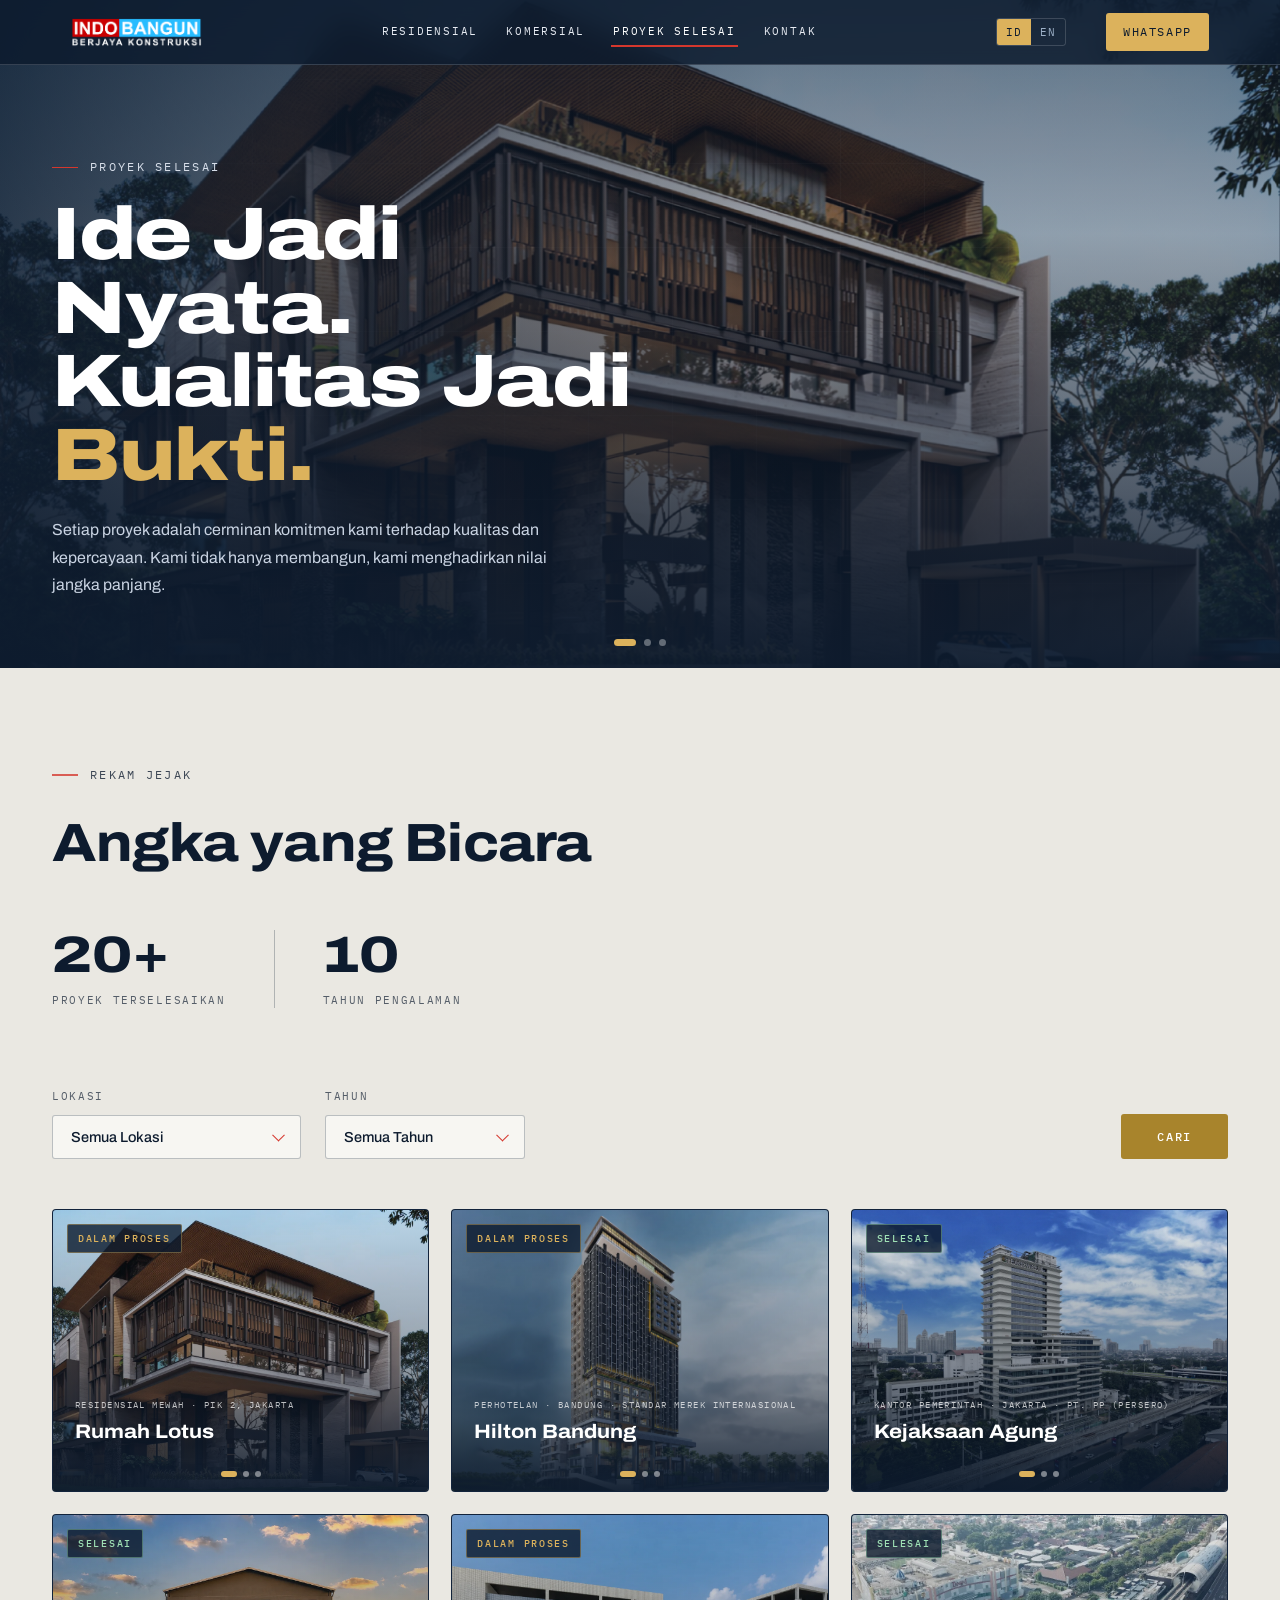
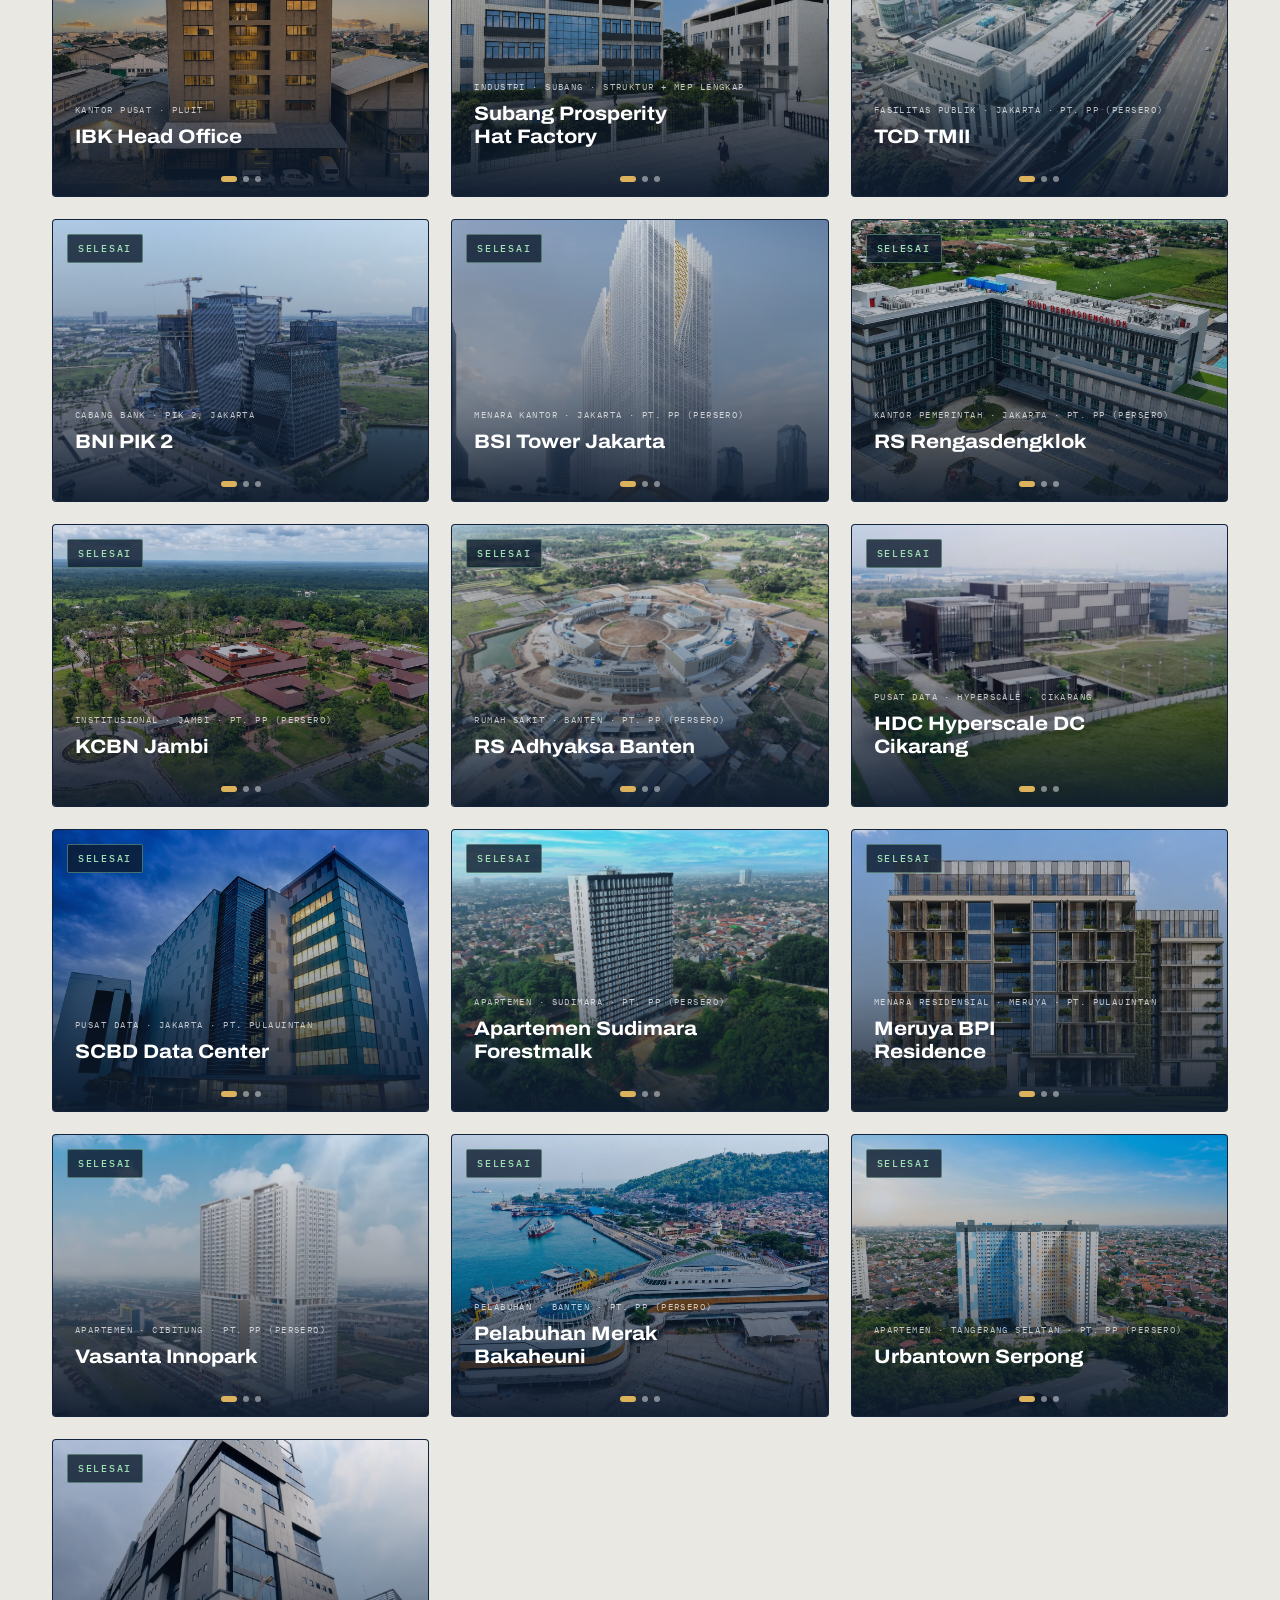
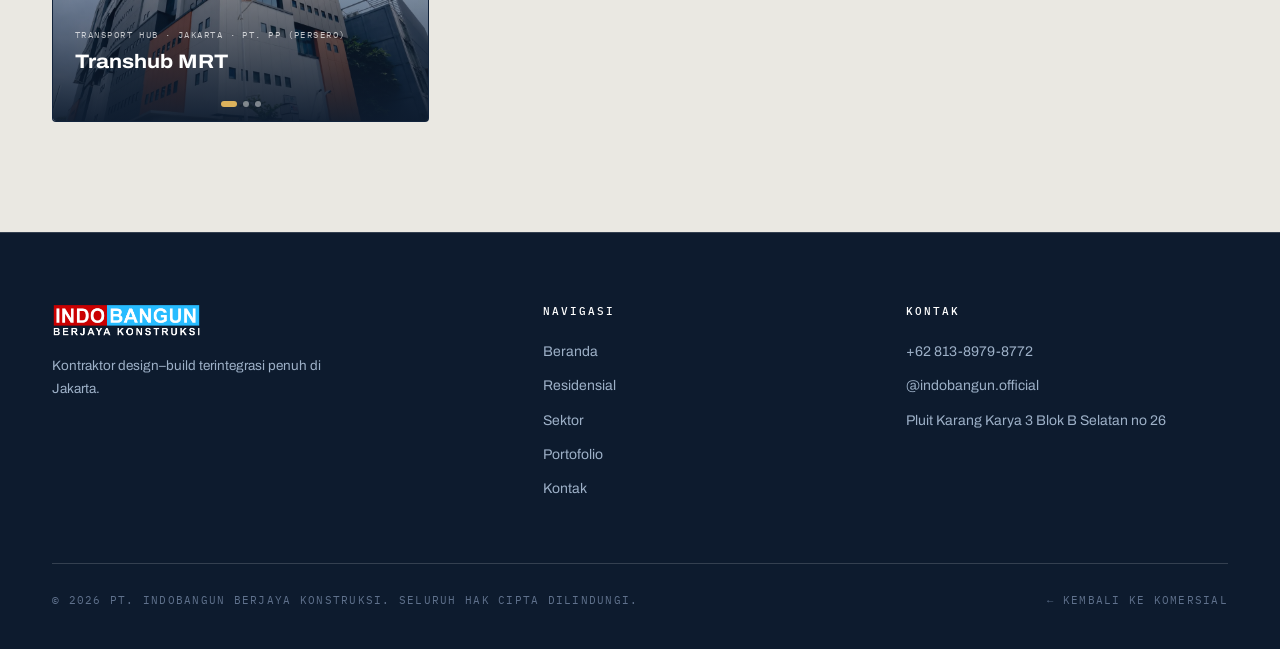
<file: proyek-selesai.html>
<!DOCTYPE html>
<html lang="id">
<head>
<meta charset="UTF-8" />
<meta name="viewport" content="width=device-width, initial-scale=1.0" />
<title>Proyek Selesai — IBK Komersial</title>
<style>
  :root{
    --beton:#EAE8E2; --paper:#F7F6F2;
    --bg:#EAE8E2; --bg-2:#F7F6F2; --bg-3:#13253E;
    --ink:#0D1B2E; --ink-2:#13253E;
    --fg:#0D1B2E; --fg-muted:rgba(13,27,46,0.68); --fg-faint:rgba(13,27,46,0.45);
    --steel:#9DB0C7;
    --gold:#A8842C; --gold-2:#8F6F22; --brass-bright:#DCB25C;
    --red:#D5372D;
    --line:rgba(13,27,46,0.14); --line-strong:rgba(13,27,46,0.26);
    --line-inv:rgba(255,255,255,0.16);
    --card-border:rgba(13,27,46,0.16); --card-border-strong:rgba(220,178,92,0.6);
    --serif:"Archivo Var","Archivo",system-ui,sans-serif;
    --sans:"Archivo Var","Archivo",system-ui,sans-serif;
    --mono:"Plex Mono",ui-monospace,monospace;
    --font-d:"Archivo Var","Archivo",system-ui,sans-serif;
    --font-m:"Plex Mono",ui-monospace,monospace;
    --wide:125%; --mid:112%;
    --max:1240px; --gut:clamp(20px,4vw,56px);
  }
  *{ box-sizing:border-box; }
  html,body{ margin:0; padding:0; }
  body{ background:var(--bg); color:var(--fg); font-family:var(--sans); font-stretch:100%; line-height:1.6; -webkit-font-smoothing:antialiased; }
  a{ color:inherit; text-decoration:none; }
  img{ display:block; max-width:100%; }
  button{ font-family:inherit; cursor:pointer; }
  :focus-visible{ outline:2px solid var(--red); outline-offset:3px; border-radius:2px; }
  .container{ width:100%; max-width:1240px; margin:0 auto; padding:0 32px; }
  @media (max-width:560px){ .container{ padding:0 20px; } }

  /* HERO — ink chapter with plot grid */
  .ps-hero{ position:relative; min-height:560px; display:flex; align-items:center; overflow:hidden;
    padding:150px 0 70px; background:var(--ink); color:#F2F4F8; }
  .ps-hero-bg{ position:absolute; inset:0; background-size:cover; background-position:center; z-index:0;
    opacity:0; transition:opacity .9s ease; }
  .ps-hero-bg.is-active{ opacity:1; }
  .ps-hero-overlay{ position:absolute; inset:0; z-index:1;
    background:linear-gradient(180deg, rgba(13,27,46,0.5) 0%, rgba(13,27,46,0.28) 35%, rgba(13,27,46,0.94) 100%),
      linear-gradient(90deg, rgba(13,27,46,0.8) 0%, rgba(13,27,46,0.15) 60%),
      repeating-linear-gradient(0deg, rgba(255,255,255,.03) 0 1px, transparent 1px 84px),
      repeating-linear-gradient(90deg, rgba(255,255,255,.03) 0 1px, transparent 1px 84px); }
  .ps-hero .container{ position:relative; z-index:2; width:100%; }
  .ps-hero-text{ max-width:640px; }
  .ps-eyebrow{ font-family:var(--mono); font-size:11.5px; font-weight:400; letter-spacing:0.2em; text-transform:uppercase;
    color:#D7DEE9; margin:0 0 22px; display:inline-flex; align-items:center; gap:12px; }
  .ps-eyebrow::before{ content:""; width:26px; height:1.5px; background:var(--red); }
  .ps-title{ font-family:var(--font-d); font-stretch:var(--wide); font-style:normal; font-weight:820;
    font-size:clamp(40px,5.8vw,78px); line-height:0.99; letter-spacing:-0.017em; margin:0 0 24px;
    color:#fff; text-wrap:balance; }
  .ps-title .accent{ color:var(--brass-bright); }
  .ps-lead{ font-size:16px; line-height:1.7; color:#C9D3E2; margin:0; max-width:520px; }
  .ps-hero-dots{ position:absolute; bottom:22px; left:50%; transform:translateX(-50%); z-index:3; display:flex; gap:8px; }
  .ps-hero-dots .dot{ width:7px; height:7px; border-radius:50%; background:rgba(255,255,255,0.35);
    transition:all .25s ease; cursor:pointer; border:none; padding:0; }
  .ps-hero-dots .dot.is-active{ background:var(--brass-bright); width:22px; border-radius:999px; }

  /* STATS — light chapter */
  .ps-stats{ padding:90px 0 30px; }
  .ps-stats .eyebrow{ font-family:var(--mono); font-size:11.5px; font-weight:400; letter-spacing:0.2em; color:var(--fg);
    opacity:.78; text-transform:uppercase; margin:0 0 16px; display:inline-flex; align-items:center; gap:12px; }
  .ps-stats .eyebrow::before{ content:""; width:26px; height:1.5px; background:var(--red); }
  .ps-stats h2{ font-family:var(--font-d); font-stretch:var(--mid); font-style:normal; font-weight:760;
    font-size:clamp(32px,4.2vw,54px); letter-spacing:-0.015em; margin:0 0 44px; color:var(--ink); }
  .ps-stats-row{ display:flex; gap:0; flex-wrap:wrap; }
  .ps-stat{ padding-right:48px; margin-right:48px; border-right:1.5px solid var(--line-strong); }
  .ps-stat:last-child{ border-right:0; }
  .ps-stat .num{ font-family:var(--font-d); font-stretch:var(--wide); font-style:normal; font-weight:800;
    font-size:clamp(34px,4vw,52px); line-height:1; color:var(--ink); margin:0 0 10px; }
  .ps-stat .lbl{ font-family:var(--mono); font-size:10.5px; letter-spacing:0.16em; text-transform:uppercase; color:var(--fg-muted); }
  @media (max-width:620px){ .ps-stat{ padding-right:24px; margin-right:24px; } }

  /* FILTER BAR */
  .ps-filters{ padding:50px 0 40px; }
  .ps-filter-row{ display:flex; align-items:flex-end; gap:24px; flex-wrap:wrap; }
  .ps-field{ display:flex; flex-direction:column; gap:10px; }
  .ps-field-label{ font-family:var(--mono); font-size:10.5px; letter-spacing:0.16em; text-transform:uppercase; font-weight:400; color:var(--fg-muted); }
  .ps-select-wrap{ position:relative; }
  .ps-select{ appearance:none; -webkit-appearance:none; background:var(--paper);
    border:1px solid var(--line-strong); border-radius:3px; color:var(--fg);
    font-family:var(--sans); font-size:14.5px; font-weight:500; padding:13px 44px 13px 18px;
    min-width:200px; cursor:pointer; transition:border-color .2s ease; }
  .ps-select:focus{ outline:2px solid var(--red); outline-offset:0; border-color:transparent; }
  .ps-select-wrap::after{ content:""; position:absolute; right:18px; top:50%; width:8px; height:8px;
    border-right:1.5px solid var(--red); border-bottom:1.5px solid var(--red);
    transform:translateY(-70%) rotate(45deg); pointer-events:none; }
  .ps-select option{ background:#F7F6F2; color:var(--fg); }
  .ps-search-btn{ background:var(--gold); color:#fff; border:0; border-radius:3px;
    font-family:var(--mono); font-size:12px; font-weight:500; letter-spacing:0.14em;
    text-transform:uppercase; padding:15px 36px; cursor:pointer; transition:all .25s ease; margin-left:auto; }
  .ps-search-btn:hover{ background:var(--gold-2); }
  @media (max-width:820px){ .ps-search-btn{ margin-left:0; } }

  /* GRID — photo cards keep ink overlays on light ground */
  .ps-grid-section{ padding:10px 0 110px; }
  .ps-grid{ display:grid; grid-template-columns:repeat(3,1fr); gap:22px; }
  .ps-card{ position:relative; border-radius:4px; overflow:hidden; background:var(--bg-3);
    border:1px solid var(--card-border); aspect-ratio:4/3; display:block; cursor:default;
    transition:transform .35s cubic-bezier(.2,.7,.2,1), border-color .35s ease, box-shadow .35s ease; }
  .ps-card:hover{ transform:translateY(-4px); border-color:var(--card-border-strong);
    box-shadow:0 26px 52px -26px rgba(13,27,46,0.45); }
  .ps-card-track{ position:absolute; inset:0; display:flex; z-index:0;
    transition:transform .4s cubic-bezier(.2,.7,.2,1); touch-action:pan-y; cursor:grab; }
  .ps-card-track.dragging{ transition:none; cursor:grabbing; }
  .ps-card-img{ flex:0 0 100%; width:100%; height:100%; object-fit:cover; -webkit-user-drag:none; user-select:none; }
  .ps-card-img.contain{ object-fit:contain; background:#0D1B2E; }
  .ps-card-dots{ position:absolute; bottom:14px; left:50%; transform:translateX(-50%); z-index:5; display:flex; gap:6px; }
  .ps-card-dots .d{ width:6px; height:6px; border-radius:50%; background:rgba(255,255,255,0.45); transition:all .25s ease; }
  .ps-card-dots .d.on{ background:var(--brass-bright); width:16px; border-radius:999px; }
  .ps-card::before{ content:""; position:absolute; inset:0; z-index:1; pointer-events:none;
    background:linear-gradient(180deg, rgba(13,27,46,0.08) 0%, rgba(13,27,46,0.42) 55%, rgba(13,27,46,0.95) 100%); }
  .ps-badge{ position:absolute; top:14px; left:14px; z-index:3; font-family:var(--mono);
    font-size:9.5px; letter-spacing:0.18em; text-transform:uppercase; padding:6px 10px;
    border-radius:2px; font-weight:500; }
  .ps-badge.proses{ background:rgba(13,27,46,0.8); color:var(--brass-bright); border:1px solid rgba(220,178,92,0.4); }
  .ps-badge.selesai{ background:rgba(13,27,46,0.8); color:#9FE0B5; border:1px solid rgba(159,224,181,0.4); }
  .ps-card-body{ position:absolute; left:0; right:0; bottom:0; z-index:3; padding:20px 22px 40px; }
  .ps-card-sector{ font-family:var(--mono); font-size:9px; letter-spacing:0.16em; text-transform:uppercase;
    color:rgba(255,255,255,0.72); margin:0 0 8px; }
  .ps-card-title{ font-family:var(--font-d); font-stretch:var(--mid); font-weight:720; font-size:19.5px; line-height:1.18;
    margin:0 0 8px; color:#fff; max-width:68%; }
  .ps-card-desc{ font-size:11.5px; line-height:1.5; color:rgba(255,255,255,0.66); margin:0; max-width:62%;
    display:-webkit-box; -webkit-line-clamp:3; -webkit-box-orient:vertical; overflow:hidden; }
  .ps-card-value{ position:absolute; right:22px; bottom:40px; z-index:4; font-family:var(--mono);
    font-style:normal; font-size:13px; letter-spacing:0.04em; color:var(--brass-bright); }
  .ps-empty{ grid-column:1/-1; text-align:center; padding:60px 0; color:var(--fg-muted); font-size:15px; }
  @media (max-width:980px){ .ps-grid{ grid-template-columns:repeat(2,1fr); } }
  @media (max-width:620px){ .ps-grid{ grid-template-columns:1fr; } }

  /* FOOTER — ink */
  .ps-footer{ background:var(--ink); border-top:1px solid var(--line-inv); padding:70px 0 40px; color:var(--steel); }
  .ps-footer-top{ display:grid; grid-template-columns:1.4fr 1fr 1fr; gap:40px; margin-bottom:50px; }
  .ps-footer-brand .brand-logo{ height:34px; margin-bottom:18px; }
  .ps-footer-brand p{ font-size:13.5px; line-height:1.7; color:var(--steel); margin:0; max-width:280px; }
  .ps-footer-col h4{ font-family:var(--mono); font-size:11px; letter-spacing:0.18em; text-transform:uppercase;
    color:#fff; margin:0 0 20px; font-weight:500; }
  .ps-footer-col a, .ps-footer-col p{ display:block; font-size:14px; color:var(--steel); margin:0 0 12px; transition:color .2s ease; }
  .ps-footer-col a:hover{ color:#fff; }
  .ps-footer-bottom{ border-top:1px solid var(--line-inv); padding-top:28px; display:flex;
    align-items:center; justify-content:space-between; gap:20px; flex-wrap:wrap;
    font-family:var(--mono); font-size:10.5px; letter-spacing:.12em; text-transform:uppercase; color:#5F718C; }
  @media (max-width:760px){ .ps-footer-top{ grid-template-columns:1fr; gap:32px; } }
  @media (max-width:900px){ body{ padding-bottom:76px; } }
</style>
<meta name="description" content="19+ proyek selesai IBK — kantor pemerintah, hotel, rumah sakit, pusat data, dan hunian mewah di seluruh Indonesia. Saring berdasarkan lokasi dan tahun." />
<meta property="og:type" content="website" />
<meta property="og:title" content="Proyek Selesai — IBK" />
<meta property="og:description" content="19+ proyek terselesaikan: Kejaksaan Agung, Hilton, BNI, BSI, HDC Hyperscale, dan lainnya." />
<meta property="og:image" content="https://ibkonstruksi.com/images/og-cover.jpg" />
<link rel="canonical" href="https://ibkonstruksi.com/proyek-selesai.html" />
<meta property="og:url" content="https://ibkonstruksi.com/proyek-selesai.html" />
<meta property="og:site_name" content="IBK — Indobangun Berjaya Konstruksi" />
<meta name="twitter:card" content="summary_large_image" />
<link rel="icon" type="image/svg+xml" href="/assets/favicon.svg" />
<link rel="preload" as="font" type="font/woff2" href="/assets/fonts/archivo-var.woff2" crossorigin />
<link rel="stylesheet" href="/assets/presisi.css" />
</head>
<body>

<header class="p-nav">
  <div class="p-nav-in">
    <a href="index.html" aria-label="IBK — Beranda"><img src="images/brand-logo.webp" alt="IndoBangun Berjaya Konstruksi" style="height:30px;width:auto" /></a>
    <nav class="p-links" aria-label="Utama">
      <a href="residential.html" data-i18n="pNavRes">Residensial</a>
      <a href="commercial.html" data-i18n="pNavCom">Komersial</a>
      <a href="proyek-selesai.html" aria-current="page" data-i18n="pNavProyek">Proyek Selesai</a>
      <a href="index.html#kontak" data-i18n="pNavKontak">Kontak</a>
    </nav>
    <div class="p-lang" role="group" aria-label="Bahasa / Language">
      <button type="button" data-lang="id" class="on">ID</button>
      <button type="button" data-lang="en">EN</button>
    </div>
    <a class="p-btn brass" href="https://wa.me/6281389798772" style="margin-left:14px">WhatsApp</a>
    <button class="p-burger" aria-expanded="false" aria-controls="pmenu">MENU</button>
  </div>
</header>
<nav class="p-menu" id="pmenu" aria-label="Menu seluler">
  <a href="residential.html" data-i18n="pNavRes">Residensial</a>
  <a href="commercial.html" data-i18n="pNavCom">Komersial</a>
  <a href="proyek-selesai.html" data-i18n="pNavProyek">Proyek Selesai</a>
  <a href="index.html#kontak" data-i18n="pNavKontak">Kontak</a>
</nav>

<!-- HERO -->
<section class="ps-hero">
  <div class="ps-hero-bg is-active" style="background-image:url('images/port-lotus-large.webp')"></div>
  <div class="ps-hero-bg" style="background-image:url('images/hero-com-1.webp')"></div>
  <div class="ps-hero-bg" style="background-image:url('images/port-hilton.webp')"></div>
  <div class="ps-hero-overlay"></div>
  <div class="container">
    <div class="ps-hero-text">
      <p class="ps-eyebrow" data-i18n="heroEyebrow">Proyek Selesai</p>
      <h1 class="ps-title">
        <span data-i18n="heroTitle1">Ide Jadi Nyata.</span><br/>
        <span data-i18n="heroTitle2">Kualitas Jadi </span><span class="accent" data-i18n="heroTitle3">Bukti.</span>
      </h1>
      <p class="ps-lead" data-i18n="heroLead">Setiap proyek adalah cerminan komitmen kami terhadap kualitas dan kepercayaan. Kami tidak hanya membangun, kami menghadirkan nilai jangka panjang.</p>
    </div>
  </div>
  <div class="ps-hero-dots" role="tablist">
    <button class="dot is-active" data-slide="0" aria-label="Slide 1"></button>
    <button class="dot" data-slide="1" aria-label="Slide 2"></button>
    <button class="dot" data-slide="2" aria-label="Slide 3"></button>
  </div>
</section>

<!-- STATS -->
<section class="ps-stats">
  <div class="container">
    <p class="eyebrow" data-i18n="statsEyebrow">Rekam Jejak</p>
    <h2 data-i18n="statsTitle">Angka yang Bicara</h2>
    <div class="ps-stats-row">
      <div class="ps-stat"><p class="num">20+</p><p class="lbl" data-i18n="stat2">Proyek Terselesaikan</p></div>
      <div class="ps-stat"><p class="num">10</p><p class="lbl" data-i18n="stat3">Tahun Pengalaman</p></div>
    </div>
  </div>
</section>

<!-- FILTERS -->
<section class="ps-filters">
  <div class="container">
    <div class="ps-filter-row">
      <div class="ps-field">
        <span class="ps-field-label" data-i18n="fLokasi">Lokasi</span>
        <div class="ps-select-wrap"><select class="ps-select" id="filterLokasi"></select></div>
      </div>
      <div class="ps-field">
        <span class="ps-field-label" data-i18n="fTahun">Tahun</span>
        <div class="ps-select-wrap"><select class="ps-select" id="filterTahun"></select></div>
      </div>
      <button class="ps-search-btn" id="searchBtn" data-i18n="fCari">Cari</button>
    </div>
  </div>
</section>

<!-- GRID -->
<section class="ps-grid-section">
  <div class="container">
    <div class="ps-grid" id="psGrid"></div>
  </div>
</section>

<!-- FOOTER -->
<footer class="ps-footer">
  <div class="container">
    <div class="ps-footer-top">
      <div class="ps-footer-brand">
        <img class="brand-logo" src="images/brand-logo.webp" alt="IndoBangun" />
        <p data-i18n="ftTag">Kontraktor design–build terintegrasi penuh di Jakarta.</p>
      </div>
      <div class="ps-footer-col">
        <h4 data-i18n="ftNav">Navigasi</h4>
        <a href="residential.html" data-i18n="ftBeranda">Beranda</a>
        <a href="residential.html" data-i18n="ftResidensial">Residensial</a>
        <a href="commercial.html#sektor" data-i18n="ftSektor">Sektor</a>
        <a href="commercial.html#portfolio" data-i18n="ftPortofolio">Portofolio</a>
        <a href="commercial.html#contact" data-i18n="ftKontak">Kontak</a>
      </div>
      <div class="ps-footer-col">
        <h4 data-i18n="ftContactLabel">Kontak</h4>
        <a href="https://wa.me/6281389798772">+62 813-8979-8772</a>
        <a href="https://www.instagram.com/indobangun.official/" target="_blank" rel="noopener">@indobangun.official</a>
        <p data-i18n="ftAddr">Pluit Karang Karya 3 Blok B Selatan no 26</p>
      </div>
    </div>
    <div class="ps-footer-bottom">
      <span data-i18n="ftCopy">© 2026 PT. Indobangun Berjaya Konstruksi. Seluruh hak cipta dilindungi.</span>
      <a href="commercial.html" data-i18n="ftBack">← Kembali ke Komersial</a>
    </div>
  </div>
</footer>

<script>
// Full Indonesian provinces (for Lokasi dropdown)
const PROVINCES = ["Bali","Bangka Belitung","Banten","Bengkulu","Daerah Istimewa Yogyakarta","DKI Jakarta","Gorontalo","Jambi","Jawa Barat","Jawa Tengah","Jawa Timur","Kalimantan Barat","Kalimantan Selatan","Kalimantan Tengah","Kalimantan Timur","Kalimantan Utara","Kepulauan Riau","Lampung","Maluku","Maluku Utara","Nanggroe Aceh Darussalam","Nusa Tenggara Barat","Nusa Tenggara Timur","Papua","Papua Barat","Papua Barat Daya","Papua Pegunungan","Papua Selatan","Papua Tengah","Riau","Sulawesi Barat","Sulawesi Selatan","Sulawesi Tengah","Sulawesi Tenggara","Sulawesi Utara","Sumatera Barat","Sumatera Selatan","Sumatera Utara"];

// 16 projects — location text, derived province, year, contract value
const PROJECTS = [
  {title:"Rumah Lotus", sector:"RESIDENSIAL MEWAH · PIK 2, JAKARTA", prov:"DKI Jakarta", year:2025, yearStart:2025, yearEnd:2026, value:60, valueText:"IDR 60M", status:"proses", img:"images/port-lotus.webp", imgs:["images/port-lotus.webp","images/lotus-card-2.webp","images/lotus-card-3.webp"],
    desc:"Design–build penuh – struktur, arsitektur dan MEP lengkap dalam satu kontrak bersama Beta Design Studio."},
  {title:"Hilton Bandung", sector:"PERHOTELAN · BANDUNG · STANDAR MEREK INTERNASIONAL", prov:"Jawa Barat", year:2025, yearStart:2025, yearEnd:2026, value:43.3, valueText:"IDR 43,3M", status:"proses", img:"images/port-hilton.webp", imgs:["images/hilton-card-1.webp","images/hilton-card-2.webp","images/hilton-card-3.webp"],
    desc:"Proyek merek hotel internasional pertama IBK – Fire Suppression, Elektrikal dan HVAC sesuai standar Hilton Hotels & Resorts."},
  {title:"Kejaksaan Agung", sector:"KANTOR PEMERINTAH · JAKARTA · PT. PP (PERSERO)", prov:"DKI Jakarta", year:2022, yearStart:2022, yearEnd:2023, value:null, valueText:"Pemerintah", status:"selesai", img:"images/kejagung-card-1.webp", imgs:["images/kejagung-card-1.webp","images/kejagung-card-2.webp","images/kejagung-card-3.webp"],
    desc:"Kantor Pusat Kejaksaan Agung RI – MEP diserahkan sebagai subkontraktor spesialis PT. PP (Persero), sesuai dokumentasi sektor publik."},
  {title:"IBK Head Office", sector:"KANTOR PUSAT · PLUIT", prov:"DKI Jakarta", year:2021, yearStart:2021, yearEnd:2022, value:60, valueText:"IDR 60M", status:"selesai", img:"images/port-ibkhead.webp", imgs:["images/port-ibkhead.webp","images/ibkhead-card-2.webp","images/ibkhead-card-3.webp"],
    desc:"Kantor pusat IBK sendiri – ruang lingkup penuh di 6 lantai, dibangun sesuai standar internal IBK."},
  {title:"Subang Prosperity Hat Factory", sector:"INDUSTRI · SUBANG · STRUKTUR + MEP LENGKAP", prov:"Jawa Barat", year:2025, yearStart:2025, yearEnd:2026, value:100, valueText:"IDR 100M", status:"proses", img:"images/subang-card-2.webp", imgs:["images/subang-card-2.webp","images/subang-card-1.webp","images/subang-card-3.webp"],
    desc:"Pabrik topi berskala industri dengan struktur pre-engineered steel, pondasi berat dan MEP lengkap. Program mengikuti milestone pemasangan mesin klien."},
  {title:"TCD TMII", sector:"FASILITAS PUBLIK · JAKARTA · PT. PP (PERSERO)", prov:"DKI Jakarta", year:2024, yearStart:2024, yearEnd:2025, value:null, valueText:"Pemerintah", status:"selesai", img:"images/port-tcdtmii.webp", imgs:["images/port-tcdtmii.webp","images/tmii-card-2.webp","images/tmii-card-3.webp"],
    desc:"Plumbing dan sistem pemadam untuk fasilitas publik di kompleks TMII – diserahkan kepada PT. PP dengan dokumentasi kepatuhan penuh."},
  {title:"BNI PIK 2", sector:"CABANG BANK · PIK 2, JAKARTA", prov:"DKI Jakarta", year:2024, yearStart:2024, yearEnd:2025, value:7.5, valueText:"IDR 7,5M", status:"selesai", img:"images/bni-card-1.webp", imgs:["images/bni-card-1.webp","images/bni-card-2.webp","images/bni-card-3.webp"],
    desc:"Paket plumbing untuk menara cabang bank – dokumentasi lengkap, dikerjakan sebagai subkontraktor PT. PP."},
  {title:"BSI Tower Jakarta", sector:"MENARA KANTOR · JAKARTA · PT. PP (PERSERO)", prov:"DKI Jakarta", year:2024, yearStart:2024, yearEnd:2025, value:14.5, valueText:"IDR 14,5M", status:"selesai", img:"images/port-bsi.webp", imgs:["images/port-bsi.webp","images/bsi-card-2.webp","images/bsi-card-3.webp"],
    desc:"Plumbing dan sistem pemadam untuk menara kantor institusi keuangan besar – dikerjakan sebagai subkontraktor spesialis PT. PP."},
  {title:"RS Rengasdengklok", sector:"KANTOR PEMERINTAH · JAKARTA · PT. PP (PERSERO)", prov:"DKI Jakarta", year:2024, yearStart:2024, yearEnd:2025, value:13.9, valueText:"IDR 13,9M", status:"selesai", img:"images/port-rengasdengklok.webp", imgs:["images/port-rengasdengklok.webp","images/rengas-card-2.webp","images/rengas-card-3.webp"],
    desc:"MEP rumah sakit berstandar layanan kesehatan – plumbing, sistem pemadam kebakaran dan elektrikal."},
  {title:"KCBN Jambi", sector:"INSTITUSIONAL · JAMBI · PT. PP (PERSERO)", prov:"Jambi", year:2024, yearStart:2024, yearEnd:2024, value:10.95, valueText:"IDR 10,95M", status:"selesai", img:"images/port-hotelkarawang.webp", imgs:["images/jambi-card-1.webp","images/jambi-card-2.webp","images/jambi-card-3.webp"],
    desc:"Paket elektrikal institusional – distribusi panel dan daya darurat sesuai standar sektor publik."},
  {title:"RS Adhyaksa Banten", sector:"RUMAH SAKIT · BANTEN · PT. PP (PERSERO)", prov:"Banten", year:2023, yearStart:2023, yearEnd:2024, value:12.2, valueText:"IDR 12,2M", status:"selesai", img:"images/port-adhyaksa.webp", imgs:["images/port-adhyaksa.webp","images/adhyaksa-card-2.webp","images/adhyaksa-card-3.webp"],
    desc:"Plumbing dan sistem pemadam kebakaran untuk fasilitas rumah sakit di Banten."},
  {title:"HDC Hyperscale DC Cikarang", sector:"PUSAT DATA · HYPERSCALE · CIKARANG", prov:"Jawa Barat", year:2021, yearStart:2021, yearEnd:2022, value:40, valueText:"IDR 40M", status:"selesai", img:"images/port-hdc.webp", imgs:["images/port-hdc.webp","images/hdc-card-2.webp","images/hdc-card-3.webp"],
    desc:"Mekanikal MEP untuk pusat data hyperscale 20.097 m² – pendinginan presisi, redundansi penuh, komisioning sesuai milestone operasional."},
  {title:"SCBD Data Center", sector:"PUSAT DATA · JAKARTA · PT. PULAUINTAN", prov:"DKI Jakarta", year:2021, yearStart:2021, yearEnd:2022, value:35.5, valueText:"IDR 35,5M", status:"selesai", img:"images/port-scbd.webp", imgs:["images/port-scbd.webp","images/scbd-card-2.webp","images/scbd-card-3.webp"],
    desc:"Pekerjaan mekanikal pusat data + control building di distrik keuangan Jakarta – dikerjakan sebagai subkontraktor PT. Pulauintan."},
  {title:"Apartemen Sudimara Forestmalk", sector:"APARTEMEN · SUDIMARA · PT. PP (PERSERO)", prov:"Banten", year:2021, yearStart:2021, yearEnd:2022, value:24, valueText:"IDR 24M", status:"selesai", img:"images/sudimara-card-1.webp", imgs:["images/sudimara-card-1.webp","images/sudimara-card-2.webp","images/sudimara-card-3.webp"],
    desc:"Paket MEP lengkap untuk menara apartemen – plumbing, pemadam dan elektrikal HVAC terkoordinasi di banyak lantai."},
  {title:"Meruya BPI Residence", sector:"MENARA RESIDENSIAL · MERUYA · PT. PULAUINTAN", prov:"DKI Jakarta", year:2021, yearStart:2021, yearEnd:2022, value:11.5, valueText:"IDR 11,5M", status:"selesai", img:"images/meruya-card-1.webp", imgs:["images/meruya-card-1.webp","images/meruya-card-2.webp","images/meruya-card-3.webp"],
    desc:"Paket plumbing spesialis untuk menara residensial – subkontraktor PT. Pulauintan."},
  {title:"Vasanta Innopark", sector:"APARTEMEN · CIBITUNG · PT. PP (PERSERO)", prov:"Jawa Barat", year:2019, yearStart:2019, yearEnd:2021, value:36, valueText:"IDR 36M", status:"selesai", img:"images/hero-com-1.webp", imgs:["images/hero-com-1.webp","images/vasanta-card-2.webp","images/vasanta-card-3.webp"],
    desc:"Plumbing, sistem sprinkler dan HVAC untuk kompleks dikerjakan sebagai subkontraktor spesialis PT. PP (Persero)."},
  {title:"Pelabuhan Merak Bakaheuni", sector:"PELABUHAN · BANTEN · PT. PP (PERSERO)", prov:"Banten", year:2018, yearStart:2018, yearEnd:2019, value:null, valueText:"", status:"selesai", img:"images/merak-card-1.webp", imgs:["images/merak-card-1.webp","images/merak-card-2.webp","images/merak-card-3.webp"],
    desc:""},
  {title:"Urbantown Serpong", sector:"APARTEMEN · TANGERANG SELATAN · PT. PP (PERSERO)", prov:"Banten", year:2021, yearStart:2021, yearEnd:2022, value:null, valueText:"", status:"selesai", img:"images/urban-card-1.webp", imgs:["images/urban-card-1.webp","images/urban-card-2.webp","images/urban-card-3.webp"],
    desc:""},
  {title:"Transhub MRT", sector:"TRANSPORT HUB · JAKARTA · PT. PP (PERSERO)", prov:"DKI Jakarta", year:2022, yearStart:2022, yearEnd:2023, value:null, valueText:"", status:"selesai", img:"images/transhub-card-1.webp", imgs:["images/transhub-card-1.webp","images/transhub-card-2.webp","images/transhub-card-3.webp"],
    desc:""}
];

const I18N = {
  id: {
    navBack:"Komersial",
    heroEyebrow:"Proyek Selesai",
    heroTitle1:"Ide Jadi Nyata.", heroTitle2:"Kualitas Jadi ", heroTitle3:"Bukti.",
    heroLead:"Setiap proyek adalah cerminan komitmen kami terhadap kualitas dan kepercayaan. Kami tidak hanya membangun, kami menghadirkan nilai jangka panjang.",
    statsEyebrow:"Rekam Jejak", statsTitle:"Angka yang Bicara",
    stat1:"Nilai Proyek Diserahkan", stat2:"Proyek Terselesaikan", stat3:"Tahun Pengalaman",
    fLokasi:"Lokasi", fTahun:"Tahun", fNilai:"Nilai Kontrak", fCari:"Cari",
    allLokasi:"Semua Lokasi", allTahun:"Semua Tahun", allNilai:"Semua Nilai",
    ftTag:"Kontraktor design–build terintegrasi penuh di Jakarta.",
    ftNav:"Navigasi", ftBeranda:"Beranda", ftResidensial:"Residensial", ftSektor:"Sektor",
    ftPortofolio:"Portofolio", ftKontak:"Kontak", ftContactLabel:"Kontak",
    ftAddr:"Pluit Karang Karya 3 Blok B Selatan no 26",
    ftCopy:"© 2026 PT. Indobangun Berjaya Konstruksi. Seluruh hak cipta dilindungi.",
    ftBack:"← Kembali ke Komersial",
    empty:"Tidak ada proyek yang cocok dengan filter.",
    badgeProses:"DALAM PROSES", badgeSelesai:"SELESAI"
  },
  en: {
    navBack:"Commercial",
    heroEyebrow:"Completed Projects",
    heroTitle1:"Ideas Made Real.", heroTitle2:"Quality Made ", heroTitle3:"Proof.",
    heroLead:"Every project reflects our commitment to quality and trust. We don't just build — we deliver long-term value.",
    statsEyebrow:"Track Record", statsTitle:"Numbers That Speak",
    stat1:"Project Value Delivered", stat2:"Projects Completed", stat3:"Years of Experience",
    fLokasi:"Location", fTahun:"Year", fNilai:"Contract Value", fCari:"Search",
    allLokasi:"All Locations", allTahun:"All Years", allNilai:"All Values",
    ftTag:"Fully integrated design–build contractor in Jakarta.",
    ftNav:"Navigation", ftBeranda:"Home", ftResidensial:"Residential", ftSektor:"Sectors",
    ftPortofolio:"Portfolio", ftKontak:"Contact", ftContactLabel:"Contact",
    ftAddr:"Pluit Karang Karya 3 Blok B Selatan no 26",
    ftCopy:"© 2026 PT. Indobangun Berjaya Konstruksi. All rights reserved.",
    ftBack:"← Back to Commercial",
    empty:"No projects match the filter.",
    badgeProses:"IN PROGRESS", badgeSelesai:"COMPLETED"
  }
};

function curLang(){ return (document.documentElement.lang || "id").toLowerCase().startsWith("en") ? "en" : "id"; }

function buildFilters(){
  const dict = I18N[curLang()];
  // Lokasi: full province list (only those present, plus all as requested)
  const presentProv = [...new Set(PROJECTS.map(p => p.prov))];
  const lokasiSel = document.getElementById("filterLokasi");
  lokasiSel.innerHTML = '<option value="">'+dict.allLokasi+'</option>' +
    PROVINCES.map(pv => {
      const has = presentProv.includes(pv);
      return '<option value="'+pv+'">'+pv+(has?'':'')+'</option>';
    }).join("");
  // Tahun: 2020–2026
  const tahunSel = document.getElementById("filterTahun");
  let years = [];
  for(let y=2026; y>=2020; y--) years.push(y);
  tahunSel.innerHTML = '<option value="">'+dict.allTahun+'</option>' +
    years.map(y => '<option value="'+y+'">'+y+'</option>').join("");
}

function renderGrid(){
  const dict = I18N[curLang()];
  const loc = document.getElementById("filterLokasi").value;
  const yr = document.getElementById("filterTahun").value;
  let list = PROJECTS.filter(p => {
    if(loc && p.prov !== loc) return false;
    if(yr){ const y = parseInt(yr,10); const a = p.yearStart||p.year; const b = p.yearEnd||p.year; if(y < a || y > b) return false; }
    return true;
  });
  const grid = document.getElementById("psGrid");
  if(!list.length){ grid.innerHTML = '<div class="ps-empty">'+dict.empty+'</div>'; return; }
  grid.innerHTML = list.map((p, i) => {
    const badge = p.status === "proses" ? dict.badgeProses : dict.badgeSelesai;
    const n = list.length;
    const frames = p.imgs ? p.imgs : [p.img, list[(i+1)%n].img, list[(i+2)%n].img];
    const imgsHtml = frames.map((src) => '<img class="ps-card-img'+(p.contain?' contain':'')+'" src="'+src+'" alt="'+p.title+'" loading="lazy" draggable="false" />').join("");
    const dotsHtml = frames.map((_,di) => '<span class="d'+(di===0?' on':'')+'"></span>').join("");
    return '<div class="ps-card">'
      + '<div class="ps-card-track">'+imgsHtml+'</div>'
      + '<div class="ps-card-dots">'+dotsHtml+'</div>'
      + '<span class="ps-badge '+p.status+'">'+badge+'</span>'
      + '<div class="ps-card-body">'
      + '<p class="ps-card-sector">'+p.sector+'</p>'
      + '<h3 class="ps-card-title">'+p.title+'</h3>'
      + '</div>'
      + '</div>';
  }).join("");
  initCardSwipe();
}

function initCardSwipe(){
  document.querySelectorAll("#psGrid .ps-card").forEach(card => {
    const track = card.querySelector(".ps-card-track");
    const dots = card.querySelectorAll(".ps-card-dots .d");
    const count = track.children.length;
    let idx = 0, startX = 0, dragX = 0, dragging = false, w = 0;
    function paint(){
      track.style.transform = "translateX(" + (-idx*100) + "%)";
      dots.forEach((d,n) => d.classList.toggle("on", n === idx));
    }
    function down(e){
      dragging = true; w = card.clientWidth;
      startX = (e.touches ? e.touches[0].clientX : e.clientX);
      dragX = 0; track.classList.add("dragging");
    }
    function move(e){
      if(!dragging) return;
      const x = (e.touches ? e.touches[0].clientX : e.clientX);
      dragX = x - startX;
      track.style.transform = "translateX(" + (-idx*100 + (dragX/w)*100) + "%)";
    }
    function up(){
      if(!dragging) return;
      dragging = false; track.classList.remove("dragging");
      if(dragX < -40) idx = (idx + 1) % count;
      else if(dragX > 40) idx = (idx - 1 + count) % count;
      paint();
    }
    track.addEventListener("mousedown", down);
    window.addEventListener("mousemove", move);
    window.addEventListener("mouseup", up);
    track.addEventListener("touchstart", down, {passive:true});
    track.addEventListener("touchmove", move, {passive:true});
    track.addEventListener("touchend", up);
    paint();
  });
}

function setLang(lang){
  if(!I18N[lang]) return;
  document.documentElement.lang = lang;
  const dict = I18N[lang];
  document.querySelectorAll("[data-i18n]").forEach(el => {
    const k = el.getAttribute("data-i18n");
    if(dict[k] !== undefined) el.innerHTML = dict[k];
  });
  document.querySelectorAll(".lang-toggle button").forEach(b => b.classList.toggle("is-active", b.dataset.lang === lang));
  buildFilters();
  try { localStorage.setItem("ibk-lang", lang); } catch(e){}
}
document.querySelectorAll(".lang-toggle button").forEach(btn => btn.addEventListener("click", () => setLang(btn.dataset.lang)));
document.getElementById("searchBtn").addEventListener("click", renderGrid);

const saved = (() => { try { return localStorage.getItem("ibk-lang"); } catch(e){ return null; } })();
setLang(saved || "id");
renderGrid();

// Hero slideshow
(function(){
  const slides = document.querySelectorAll(".ps-hero .ps-hero-bg");
  const dots = document.querySelectorAll(".ps-hero-dots .dot");
  let cur = 0;
  function go(i){
    cur = (i + slides.length) % slides.length;
    slides.forEach((s,n) => s.classList.toggle("is-active", n === cur));
    dots.forEach((d,n) => d.classList.toggle("is-active", n === cur));
  }
  dots.forEach((d,i) => d.addEventListener("click", () => go(i)));
  setInterval(() => go(cur+1), 6500);
})();
</script>

<div class="p-wa-bar"><a class="p-btn" href="https://wa.me/6281389798772" data-i18n="pWaBar">Diskusi Proyek via WhatsApp</a></div>
<script>
Object.assign(I18N.id, {pNavRes:"Residensial", pNavCom:"Komersial", pNavProyek:"Proyek Selesai", pNavKontak:"Kontak", pWaBar:"Diskusi Proyek via WhatsApp"});
Object.assign(I18N.en, {pNavRes:"Residential", pNavCom:"Commercial", pNavProyek:"Completed Projects", pNavKontak:"Contact", pWaBar:"Discuss a Project on WhatsApp"});
try { setLang(localStorage.getItem('ibk-lang') || 'id'); } catch(e) {}
</script>
<script src="/assets/presisi.js" defer></script>
</body>
</html>
</file>
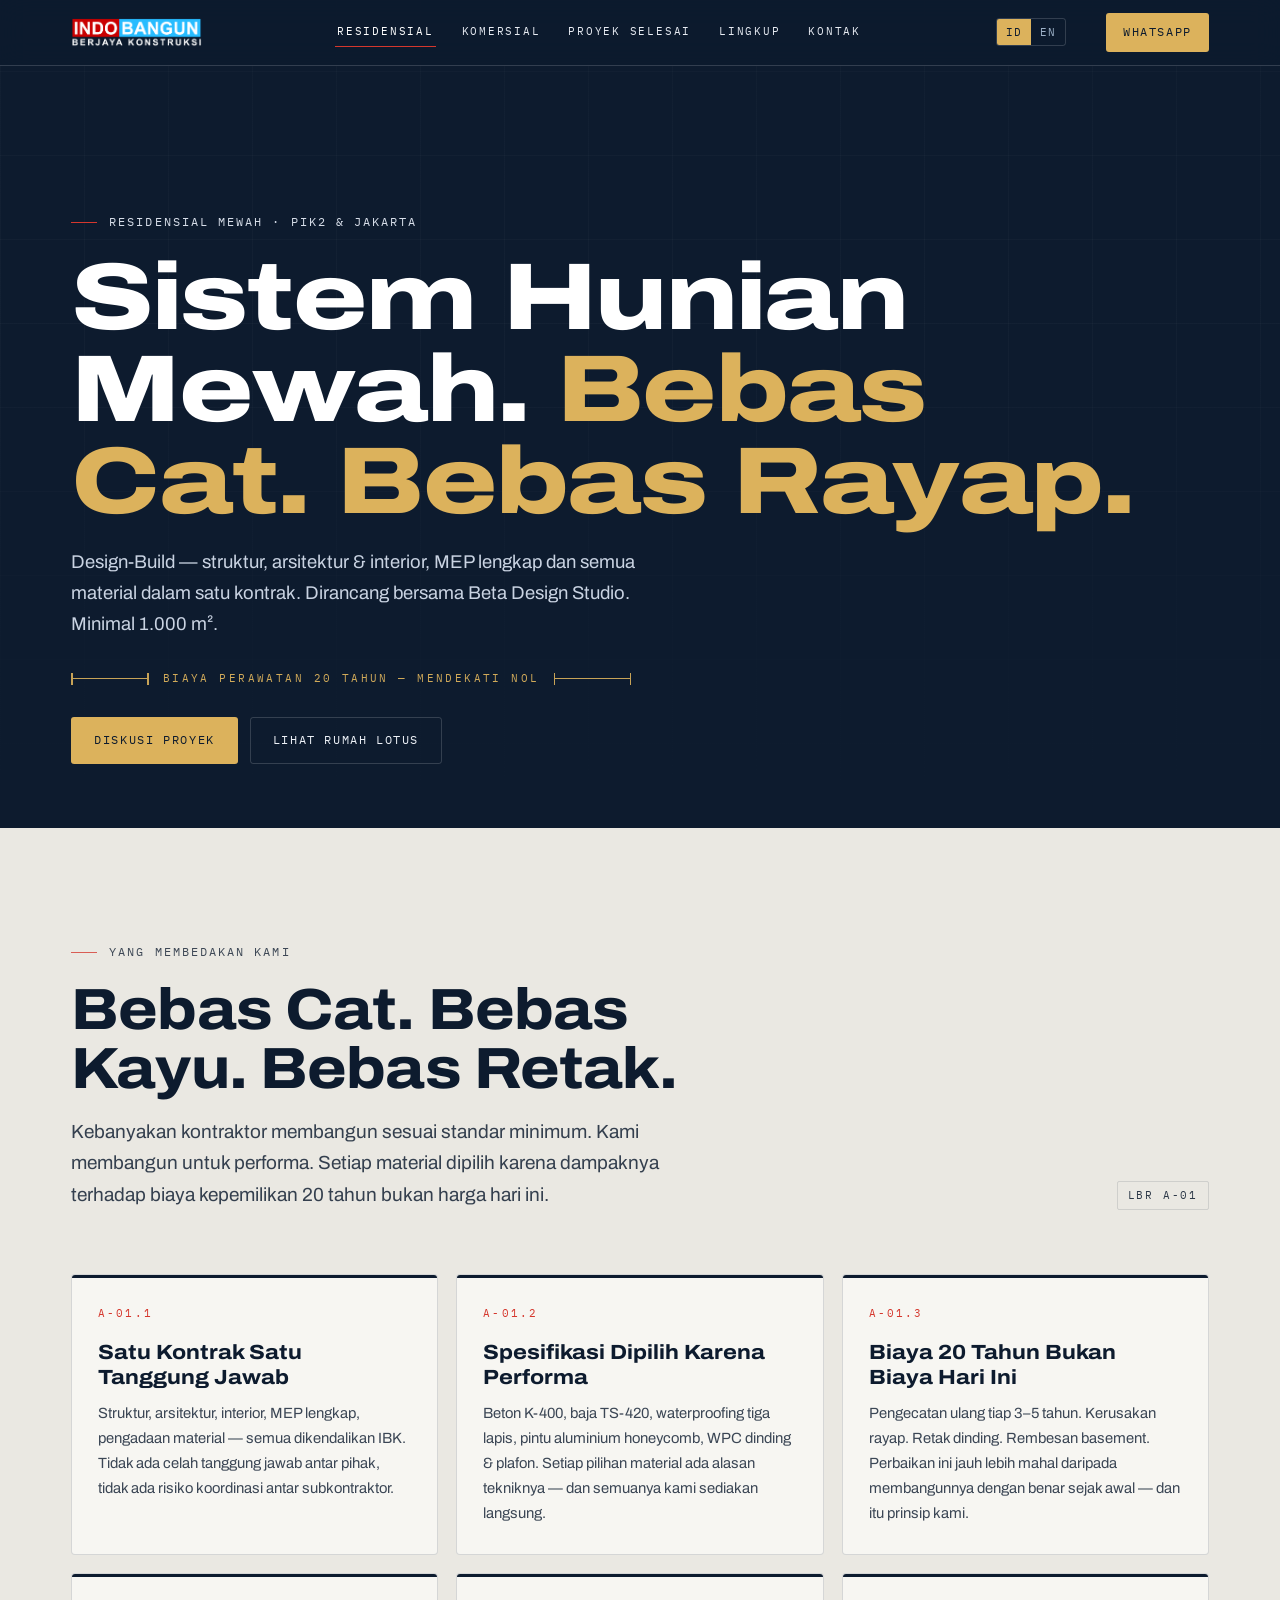
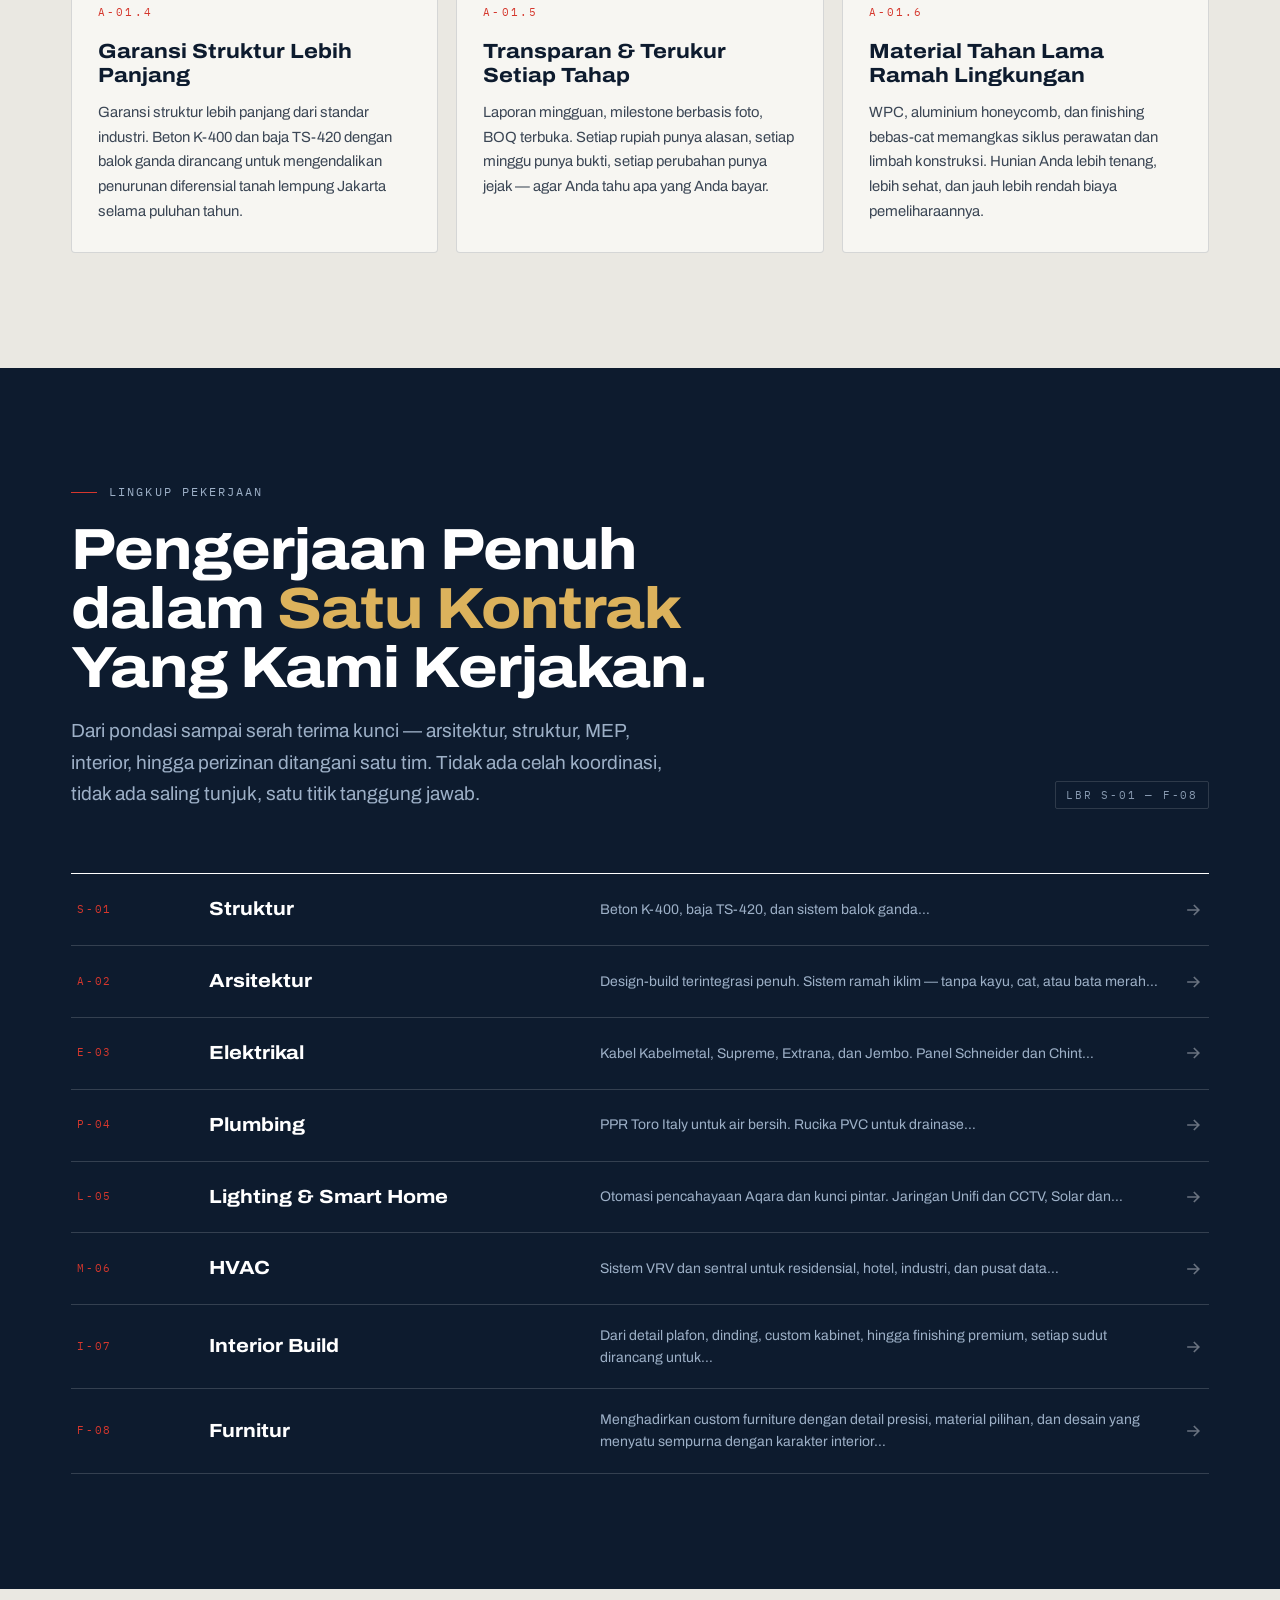
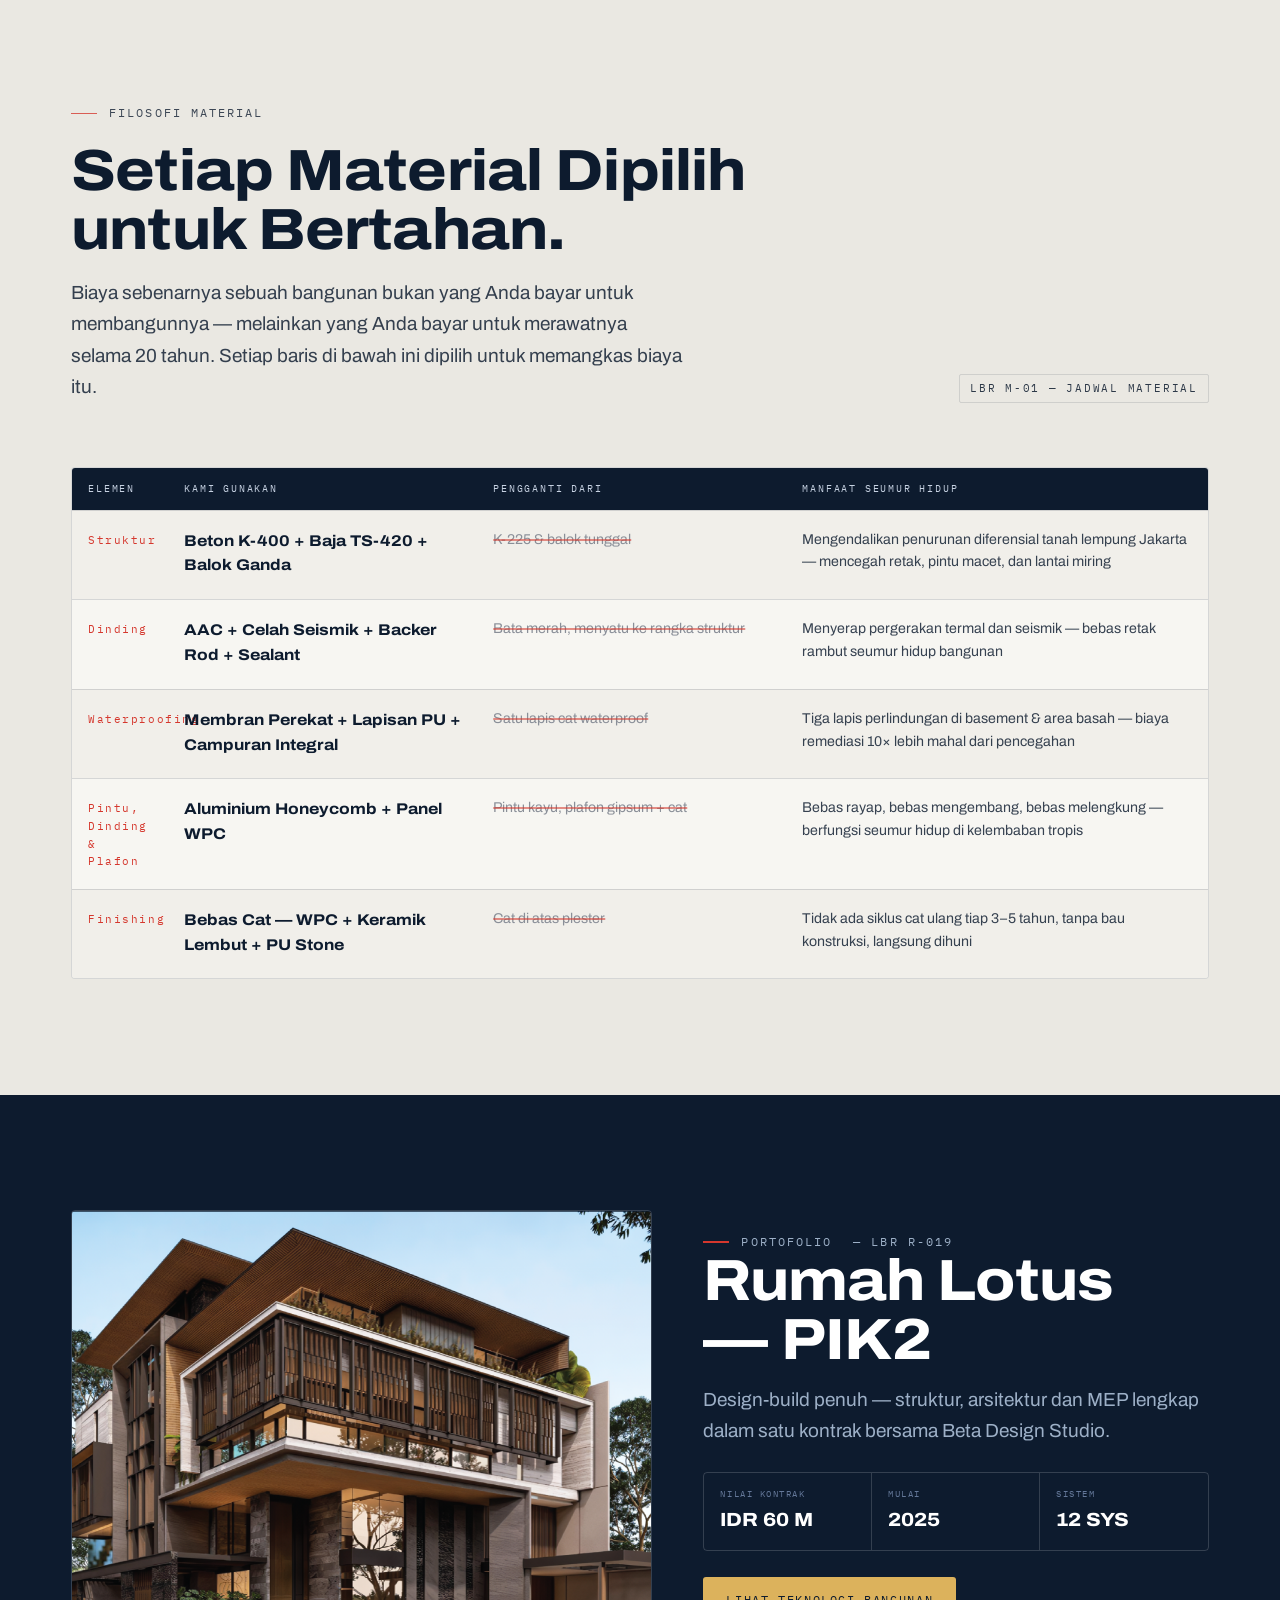
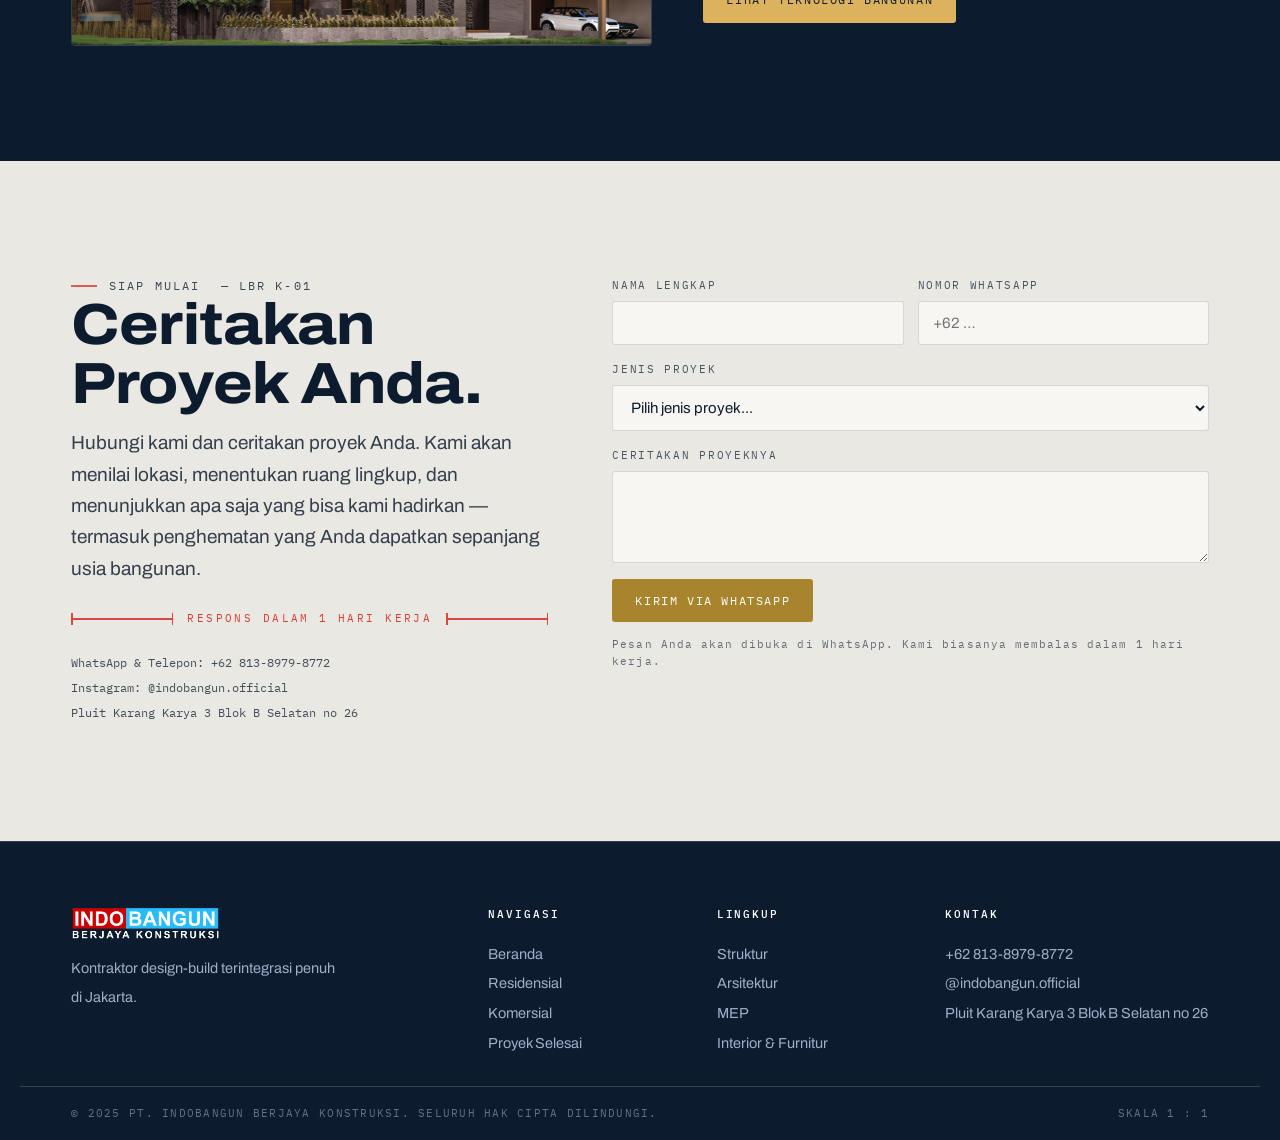
<file: residential.html>
<!DOCTYPE html>
<html lang="id">
<head>
<meta charset="UTF-8" />
<meta name="viewport" content="width=device-width, initial-scale=1" />
<title>Residensial — IBK | Sistem Hunian Mewah Bebas Cat, Bebas Rayap</title>
<meta name="description" content="Sistem hunian mewah IBK di PIK2 & Jakarta — bebas cat, bebas kayu, bebas rayap. Design-build penuh bersama Beta Design Studio, minimal 1.000 m²." />
<meta property="og:type" content="website" />
<meta property="og:title" content="IBK Residensial — Hunian Mewah Bebas Cat, Bebas Rayap" />
<meta property="og:description" content="Design-build penuh: struktur, arsitektur & MEP dalam satu kontrak. PIK2 & Jakarta." />
<meta property="og:image" content="https://ibkonstruksi.com/images/og-cover.jpg" />
<link rel="canonical" href="https://ibkonstruksi.com/residential.html" />
<meta property="og:url" content="https://ibkonstruksi.com/residential.html" />
<meta property="og:site_name" content="IBK — Indobangun Berjaya Konstruksi" />
<meta name="twitter:card" content="summary_large_image" />
<link rel="icon" type="image/svg+xml" href="/assets/favicon.svg" />
<link rel="preload" as="font" type="font/woff2" href="/assets/fonts/archivo-var.woff2" crossorigin />
<link rel="preload" as="image" href="images/hero-1.webp" fetchpriority="high" />
<link rel="stylesheet" href="/assets/presisi.css" />
<style>
.hero{min-height:92svh}
.hero .p-hero-bg img{position:absolute;inset:0;opacity:0;animation:heroFade 21s infinite}
.hero .p-hero-bg img:nth-child(1){animation-delay:0s}
.hero .p-hero-bg img:nth-child(2){animation-delay:7s}
.hero .p-hero-bg img:nth-child(3){animation-delay:14s}
@keyframes heroFade{0%{opacity:0}5%{opacity:1}33%{opacity:1}43%{opacity:0}100%{opacity:0}}
@media (prefers-reduced-motion: reduce){.hero .p-hero-bg img:first-child{opacity:1}}
.form-grid{display:grid;grid-template-columns:1fr 1.25fr;gap:clamp(32px,5vw,72px)}
.form-note{font-family:var(--font-m);font-size:10.5px;letter-spacing:.1em;opacity:.6;margin-top:14px}
@media (max-width:900px){.form-grid{grid-template-columns:1fr}}
</style>
</head>
<body class="presisi">

<header class="p-nav">
  <div class="p-nav-in">
    <a href="index.html" aria-label="IBK — Beranda"><img src="images/brand-logo.webp" alt="IndoBangun Berjaya Konstruksi" /></a>
    <nav class="p-links" aria-label="Utama">
      <a href="residential.html" aria-current="page" data-i18n="navResidential">Residensial</a>
      <a href="commercial.html" data-i18n="navCommercial">Komersial</a>
      <a href="proyek-selesai.html" data-i18n="navDone">Proyek Selesai</a>
      <a href="#lingkup" data-i18n="pNavScope">Lingkup</a>
      <a href="#kontak" data-i18n="navContact">Kontak</a>
    </nav>
    <div class="p-lang" role="group" aria-label="Bahasa / Language">
      <button type="button" data-lang="id" class="on">ID</button>
      <button type="button" data-lang="en">EN</button>
    </div>
    <a class="p-btn brass" href="https://wa.me/6281389798772" style="margin-left:14px">WhatsApp</a>
    <button class="p-burger" aria-expanded="false" aria-controls="pmenu">MENU</button>
  </div>
</header>
<nav class="p-menu" id="pmenu" aria-label="Menu seluler">
  <a href="residential.html" data-i18n="navResidential">Residensial</a>
  <a href="commercial.html" data-i18n="navCommercial">Komersial</a>
  <a href="proyek-selesai.html" data-i18n="navDone">Proyek Selesai</a>
  <a href="#lingkup" data-i18n="pNavScope">Lingkup</a>
  <a href="#kontak" data-i18n="navContact">Kontak</a>
</nav>

<section class="p-hero hero on-ink" id="top">
  <div class="p-hero-bg" aria-hidden="true">
    <img src="images/hero-1.webp" alt="" fetchpriority="high" />
    <img src="images/hero-2.webp" alt="" loading="lazy" />
    <img src="images/hero-3.webp" alt="" loading="lazy" />
  </div>
  <div class="p-hero-in">
    <p class="p-eyebrow" data-i18n="heroEyebrow">Residensial Mewah · PIK2 &amp; Jakarta</p>
    <h1 class="p-h1"><span data-i18n="heroTitle1">Sistem Hunian Mewah.</span> <em data-i18n="heroTitle2">Bebas Cat. Bebas Rayap.</em></h1>
    <p class="p-hero-sub" data-i18n="heroDesc">Design-Build — struktur, arsitektur &amp; interior, MEP lengkap dan semua material dalam satu kontrak. Dirancang bersama Beta Design Studio. Minimal 1.000 m².</p>
    <div class="p-dim" aria-hidden="true"><span class="rule"></span><span class="lbl" data-i18n="pDimHero">Biaya perawatan 20 tahun — mendekati nol</span><span class="rule"></span></div>
    <div class="p-hero-cta">
      <a class="p-btn brass" href="https://wa.me/6281389798772" data-i18n="heroBtn2">Diskusi Proyek</a>
      <a class="p-btn ghost" href="projects/rumah-lotus.html" data-i18n="heroBtn1">Lihat Rumah Lotus</a>
    </div>
  </div>
</section>

<!-- A-01 DIFFERENTIATORS -->
<section class="chapter" id="about">
  <div class="wrap">
    <div class="chapter-head rev">
      <div class="stack">
        <p class="p-eyebrow" data-i18n="diffEyebrow">Yang Membedakan Kami</p>
        <h2 class="p-h2"><span data-i18n="diffTitle1">Bebas Cat. Bebas Kayu.</span> <span data-i18n="diffTitle2">Bebas Retak.</span></h2>
        <p class="p-lede" data-i18n="diffDesc">Kebanyakan kontraktor membangun sesuai standar minimum. Kami membangun untuk performa.</p>
      </div>
      <span class="p-sheet">LBR A-01</span>
    </div>
    <div class="p-vals">
      <article class="p-val rev"><span class="no">A-01.1</span><h3><span data-i18n="diffCard1Title1">Satu Kontrak</span> <span data-i18n="diffCard1Title2">Satu Tanggung Jawab</span></h3><p data-i18n="diffCard1Desc"></p></article>
      <article class="p-val rev"><span class="no">A-01.2</span><h3><span data-i18n="diffCard2Title1">Spesifikasi Dipilih</span> <span data-i18n="diffCard2Title2">Karena Performa</span></h3><p data-i18n="diffCard2Desc"></p></article>
      <article class="p-val rev"><span class="no">A-01.3</span><h3><span data-i18n="diffCard3Title1">Biaya 20 Tahun</span> <span data-i18n="diffCard3Title2">Bukan Biaya Hari Ini</span></h3><p data-i18n="diffCard3Desc"></p></article>
      <article class="p-val rev"><span class="no">A-01.4</span><h3><span data-i18n="diffCard4Title1">Garansi Struktur</span> <span data-i18n="diffCard4Title2">Lebih Panjang</span></h3><p data-i18n="diffCard4Desc"></p></article>
      <article class="p-val rev"><span class="no">A-01.5</span><h3><span data-i18n="diffCard5Title1">Transparan &amp; Terukur</span> <span data-i18n="diffCard5Title2">Setiap Tahap</span></h3><p data-i18n="diffCard5Desc"></p></article>
      <article class="p-val rev"><span class="no">A-01.6</span><h3><span data-i18n="diffCard6Title1">Material Tahan Lama</span> <span data-i18n="diffCard6Title2">Ramah Lingkungan</span></h3><p data-i18n="diffCard6Desc"></p></article>
    </div>
  </div>
</section>

<!-- SCOPE (ink) -->
<section class="chapter on-ink" id="lingkup">
  <div class="wrap">
    <div class="chapter-head rev">
      <div class="stack">
        <p class="p-eyebrow" data-i18n="scopeEyebrow">Lingkup Pekerjaan</p>
        <h2 class="p-h2"><span data-i18n="scopeTitle1">Pengerjaan Penuh dalam</span> <em style="font-style:normal;color:var(--brass-bright)" data-i18n="scopeTitle2">Satu Kontrak</em><span data-i18n="scopeTitle3"> Yang Kami Kerjakan.</span></h2>
        <p class="p-lede" data-i18n="scopeDesc"></p>
      </div>
      <span class="p-sheet">LBR S-01 — F-08</span>
    </div>
    <div class="p-scopes rev">
      <a class="p-scope" href="scope/struktur.html"><span class="code">S-01</span><span class="name" data-i18n="scope1Title">Struktur</span><span class="desc" data-i18n="scope1Desc"></span><svg width="20" height="20" viewBox="0 0 24 24" fill="none" stroke="currentColor" stroke-width="2" aria-hidden="true"><path d="M5 12h14M13 6l6 6-6 6"/></svg></a>
      <a class="p-scope" href="scope/arsitektur.html"><span class="code">A-02</span><span class="name" data-i18n="scope2Title">Arsitektur</span><span class="desc" data-i18n="scope2Desc"></span><svg width="20" height="20" viewBox="0 0 24 24" fill="none" stroke="currentColor" stroke-width="2" aria-hidden="true"><path d="M5 12h14M13 6l6 6-6 6"/></svg></a>
      <a class="p-scope" href="scope/elektrikal.html"><span class="code">E-03</span><span class="name" data-i18n="scope3Title">Elektrikal</span><span class="desc" data-i18n="scope3Desc"></span><svg width="20" height="20" viewBox="0 0 24 24" fill="none" stroke="currentColor" stroke-width="2" aria-hidden="true"><path d="M5 12h14M13 6l6 6-6 6"/></svg></a>
      <a class="p-scope" href="scope/plumbing.html"><span class="code">P-04</span><span class="name" data-i18n="scope4Title">Plumbing</span><span class="desc" data-i18n="scope4Desc"></span><svg width="20" height="20" viewBox="0 0 24 24" fill="none" stroke="currentColor" stroke-width="2" aria-hidden="true"><path d="M5 12h14M13 6l6 6-6 6"/></svg></a>
      <a class="p-scope" href="scope/lighting-smart-home.html"><span class="code">L-05</span><span class="name" data-i18n="scope5Title">Lighting &amp; Smart Home</span><span class="desc" data-i18n="scope5Desc"></span><svg width="20" height="20" viewBox="0 0 24 24" fill="none" stroke="currentColor" stroke-width="2" aria-hidden="true"><path d="M5 12h14M13 6l6 6-6 6"/></svg></a>
      <a class="p-scope" href="scope/hvac.html"><span class="code">M-06</span><span class="name" data-i18n="scope6Title">HVAC</span><span class="desc" data-i18n="scope6Desc"></span><svg width="20" height="20" viewBox="0 0 24 24" fill="none" stroke="currentColor" stroke-width="2" aria-hidden="true"><path d="M5 12h14M13 6l6 6-6 6"/></svg></a>
      <a class="p-scope" href="scope/interior-build.html"><span class="code">I-07</span><span class="name" data-i18n="scope7Title">Interior Build</span><span class="desc" data-i18n="scope7Desc"></span><svg width="20" height="20" viewBox="0 0 24 24" fill="none" stroke="currentColor" stroke-width="2" aria-hidden="true"><path d="M5 12h14M13 6l6 6-6 6"/></svg></a>
      <a class="p-scope" href="scope/furnitur.html"><span class="code">F-08</span><span class="name" data-i18n="scope8Title">Furnitur</span><span class="desc" data-i18n="scope8Desc"></span><svg width="20" height="20" viewBox="0 0 24 24" fill="none" stroke="currentColor" stroke-width="2" aria-hidden="true"><path d="M5 12h14M13 6l6 6-6 6"/></svg></a>
    </div>
  </div>
</section>

<!-- M-01 MATERIAL SCHEDULE -->
<section class="chapter" id="capabilities">
  <div class="wrap">
    <div class="chapter-head rev">
      <div class="stack">
        <p class="p-eyebrow" data-i18n="matEyebrow">Filosofi Material</p>
        <h2 class="p-h2"><span data-i18n="matTitle1">Setiap Material</span> <span data-i18n="matTitle2">Dipilih untuk Bertahan.</span></h2>
        <p class="p-lede" data-i18n="matDesc"></p>
      </div>
      <span class="p-sheet">LBR M-01 — JADWAL MATERIAL</span>
    </div>
    <div class="p-sched rev" role="table" aria-label="Jadwal material">
      <div class="p-sched-head" role="row"><span data-i18n="pColElem">Elemen</span><span data-i18n="matHeaderUse">Kami Gunakan</span><span data-i18n="matHeaderReplaces">Pengganti Dari</span><span data-i18n="matHeaderBenefit">Manfaat Seumur Hidup</span></div>
      <div class="p-sched-row" role="row"><div class="code" data-i18n="matRow1Label">Struktur</div><div class="use"><b data-i18n="matRow1Spec"></b></div><div class="not" data-i18n="matRow1Replaces"></div><div class="why" data-i18n="matRow1Benefit"></div></div>
      <div class="p-sched-row" role="row"><div class="code" data-i18n="matRow2Label">Dinding</div><div class="use"><b data-i18n="matRow2Spec"></b></div><div class="not" data-i18n="matRow2Replaces"></div><div class="why" data-i18n="matRow2Benefit"></div></div>
      <div class="p-sched-row" role="row"><div class="code" data-i18n="matRow3Label">Waterproofing</div><div class="use"><b data-i18n="matRow3Spec"></b></div><div class="not" data-i18n="matRow3Replaces"></div><div class="why" data-i18n="matRow3Benefit"></div></div>
      <div class="p-sched-row" role="row"><div class="code" data-i18n="matRow4Label">Pintu, Dinding &amp; Plafon</div><div class="use"><b data-i18n="matRow4Spec"></b></div><div class="not" data-i18n="matRow4Replaces"></div><div class="why" data-i18n="matRow4Benefit"></div></div>
      <div class="p-sched-row" role="row"><div class="code" data-i18n="matRow5Label">Finishing</div><div class="use"><b data-i18n="matRow5Spec"></b></div><div class="not" data-i18n="matRow5Replaces"></div><div class="why" data-i18n="matRow5Benefit"></div></div>
    </div>
  </div>
</section>

<!-- PORTFOLIO BAND (ink) -->
<section class="chapter on-ink" id="projects">
  <div class="wrap">
    <div class="p-band">
      <div class="ph rev"><img src="images/port-lotus-large.webp" alt="Rumah Lotus — proyek unggulan IBK di PIK2" loading="lazy" /></div>
      <div class="rev">
        <p class="p-eyebrow"><span data-i18n="portEyebrow">Portofolio</span>&nbsp;— LBR R-019</p>
        <h2 class="p-h2" data-i18n="proj1Title">Rumah Lotus — PIK2</h2>
        <p class="p-lede" style="margin-top:14px" data-i18n="portLead"></p>
        <div class="p-tblock">
          <div><span class="k" data-i18n="cardContract">Nilai Kontrak</span><span class="v">IDR 60 M</span></div>
          <div><span class="k" data-i18n="cardStart">Mulai</span><span class="v">2025</span></div>
          <div><span class="k" data-i18n="pSys">Sistem</span><span class="v">12 SYS</span></div>
        </div>
        <a class="p-btn brass" style="margin-top:26px" href="projects/rumah-lotus.html" data-i18n="cardCta">Lihat Teknologi Bangunan</a>
      </div>
    </div>
  </div>
</section>

<!-- K-01 CONTACT -->
<section class="chapter" id="contact">
  <div class="wrap">
    <div class="form-grid" id="kontak">
      <div class="rev">
        <p class="p-eyebrow"><span data-i18n="ctEyebrow">Siap Mulai</span>&nbsp;— LBR K-01</p>
        <h2 class="p-h2" data-i18n="ctTitle">Ceritakan Proyek Anda.</h2>
        <p class="p-lede" style="margin-top:14px" data-i18n="ctLead"></p>
        <div style="margin-top:26px" class="p-dim red" aria-hidden="true"><span class="rule"></span><span class="lbl" data-i18n="pDimResp">Respons dalam 1 hari kerja</span><span class="rule"></span></div>
        <p style="margin-top:22px;font-family:var(--font-m);font-size:12px;line-height:2.1;opacity:.75">
          <span data-i18n="ctChWA">WhatsApp &amp; Telepon</span>: +62 813-8979-8772<br/>
          Instagram: <a href="https://www.instagram.com/indobangun.official/" target="_blank" rel="noopener" style="color:inherit">@indobangun.official</a><br/>
          <span data-i18n="ctChLocVal">Pluit Karang Karya 3 Blok B Selatan no 26</span>
        </p>
      </div>
      <form class="rev" id="waForm">
        <div class="p-two">
          <div class="p-field"><label for="nm" data-i18n="fmName">Nama Lengkap</label><input id="nm" name="nm" type="text" autocomplete="name" /></div>
          <div class="p-field"><label for="wa" data-i18n="pFmWa">Nomor WhatsApp</label><input id="wa" name="wa" type="tel" autocomplete="tel" placeholder="+62 …" /></div>
        </div>
        <div class="p-field"><label for="jn" data-i18n="fmType">Jenis Proyek</label>
          <select id="jn" name="jn">
            <option data-i18n="fmTypeOpt0">Pilih jenis proyek...</option>
            <option data-i18n="fmTypeOpt1">Hunian Privat</option>
            <option data-i18n="fmTypeOpt3">Renovasi</option>
          </select>
        </div>
        <div class="p-field"><label for="ct" data-i18n="fmMsg">Ceritakan Proyeknya</label><textarea id="ct" name="ct" rows="4"></textarea></div>
        <button class="p-btn brass" type="submit" data-i18n="fmSubmit">Kirim via WhatsApp</button>
        <p class="form-note" data-i18n="fmNote">Pesan Anda akan dibuka di WhatsApp. Kami biasanya membalas dalam 1 hari kerja.</p>
      </form>
    </div>
  </div>
</section>

<footer class="p-foot">
  <div class="p-foot-in">
    <div class="brand">
      <img src="images/brand-logo.webp" alt="IndoBangun Berjaya Konstruksi" />
      <p data-i18n="ftTag">Kontraktor design-build terintegrasi penuh di Jakarta.</p>
    </div>
    <div>
      <h4 data-i18n="pFootNav">Navigasi</h4>
      <a href="index.html" data-i18n="pFootHome">Beranda</a>
      <a href="residential.html" data-i18n="navResidential">Residensial</a>
      <a href="commercial.html" data-i18n="navCommercial">Komersial</a>
      <a href="proyek-selesai.html" data-i18n="navDone">Proyek Selesai</a>
    </div>
    <div>
      <h4 data-i18n="pFootScope">Lingkup</h4>
      <a href="scope/struktur.html" data-i18n="scope1Title">Struktur</a>
      <a href="scope/arsitektur.html" data-i18n="scope2Title">Arsitektur</a>
      <a href="scope/elektrikal.html">MEP</a>
      <a href="scope/interior-build.html" data-i18n="pFootInterior">Interior &amp; Furnitur</a>
    </div>
    <div>
      <h4 data-i18n="pFootKontak">Kontak</h4>
      <p>+62 813-8979-8772<br/><a href="https://www.instagram.com/indobangun.official/" target="_blank" rel="noopener" style="display:inline">@indobangun.official</a><br/><span data-i18n="ctChLocVal">Pluit Karang Karya 3 Blok B Selatan no 26</span></p>
    </div>
  </div>
  <div class="p-legal"><span data-i18n="ftCopy">© 2025 PT. Indobangun Berjaya Konstruksi. Seluruh hak cipta dilindungi.</span><span>Skala 1 : 1</span></div>
</footer>

<div class="p-wa-bar"><a class="p-btn" href="https://wa.me/6281389798772" data-i18n="pWaBar">Diskusi Proyek via WhatsApp</a></div>

<script>
const I18N = {
  id: {
    brandName: "IBK Residensial",
    navAbout: "Tentang Kami", navCap: "Kemampuan", navProjects: "Proyek",
    navContact: "Kontak", navCommercial: "Komersial", navResidential: "Residensial", navDone: "Proyek Selesai",
    heroEyebrow: "Residensial Mewah · PIK2 & Jakarta",
    heroTitle1: "Sistem Hunian Mewah.",
    heroTitle2: "Bebas Cat. Bebas Rayap.",
    heroDesc: "Design-Build — struktur, arsitektur & interior, MEP lengkap dan semua material dalam satu kontrak. Dirancang bersama Beta Design Studio. Minimal 1.000 m².",
    heroBtn1: "Lihat Rumah Lotus", heroBtn2: "Diskusi Proyek",
    statusInProgress: "DALAM PROSES",
    cardContract: "Nilai Kontrak", cardContractUnit: "Milliar IDR",
    cardStart: "Mulai", cardTarget: "Target Serah Terima",
    cardCta: "Lihat Teknologi Bangunan",
    progressLabel: "Progres Pembangunan",

    diffEyebrow: "Yang Membedakan Kami",
    diffTitle1: "Bebas Cat. Bebas Kayu.",
    diffTitle2: "Bebas Retak.",
    diffDesc: "Kebanyakan kontraktor membangun sesuai standar minimum. Kami membangun untuk performa. Setiap material dipilih karena dampaknya terhadap biaya kepemilikan 20 tahun bukan harga hari ini.",
    diffCard1Title1: "Satu Kontrak", diffCard1Title2: "Satu Tanggung Jawab",
    diffCard1Desc: "Struktur, arsitektur, interior, MEP lengkap, pengadaan material — semua dikendalikan IBK. Tidak ada celah tanggung jawab antar pihak, tidak ada risiko koordinasi antar subkontraktor.",
    diffCard2Title1: "Spesifikasi Dipilih", diffCard2Title2: "Karena Performa",
    diffCard2Desc: "Beton K-400, baja TS-420, waterproofing tiga lapis, pintu aluminium honeycomb, WPC dinding & plafon. Setiap pilihan material ada alasan tekniknya — dan semuanya kami sediakan langsung.",
    diffCard3Title1: "Biaya 20 Tahun", diffCard3Title2: "Bukan Biaya Hari Ini",
    diffCard3Desc: "Pengecatan ulang tiap 3–5 tahun. Kerusakan rayap. Retak dinding. Rembesan basement. Perbaikan ini jauh lebih mahal daripada membangunnya dengan benar sejak awal — dan itu prinsip kami.",
    diffCard4Title1: "Garansi Struktur", diffCard4Title2: "Lebih Panjang",
    diffCard4Desc: "Garansi struktur lebih panjang dari standar industri. Beton K-400 dan baja TS-420 dengan balok ganda dirancang untuk mengendalikan penurunan diferensial tanah lempung Jakarta selama puluhan tahun.",
    diffCard5Title1: "Transparan & Terukur", diffCard5Title2: "Setiap Tahap",
    diffCard5Desc: "Laporan mingguan, milestone berbasis foto, BOQ terbuka. Setiap rupiah punya alasan, setiap minggu punya bukti, setiap perubahan punya jejak — agar Anda tahu apa yang Anda bayar.",
    diffCard6Title1: "Material Tahan Lama", diffCard6Title2: "Ramah Lingkungan",
    diffCard6Desc: "WPC, aluminium honeycomb, dan finishing bebas-cat memangkas siklus perawatan dan limbah konstruksi. Hunian Anda lebih tenang, lebih sehat, dan jauh lebih rendah biaya pemeliharaannya.",

    scopeEyebrow: "Lingkup Pekerjaan",
    scopeTitle1: "Pengerjaan Penuh dalam",
    scopeTitle2: "Satu Kontrak",
    scopeTitle3: " Yang Kami Kerjakan.",
    scopeDesc: "Dari pondasi sampai serah terima kunci — arsitektur, struktur, MEP, interior, hingga perizinan ditangani satu tim. Tidak ada celah koordinasi, tidak ada saling tunjuk, satu titik tanggung jawab.",
    scopeMore: "Selengkapnya", scopeMore2: "Selengkapnya", scopeMore3: "Selengkapnya", scopeMore4: "Selengkapnya",
    scopeMore5: "Selengkapnya", scopeMore6: "Selengkapnya", scopeMore7: "Selengkapnya", scopeMore8: "Selengkapnya",
    scopeNum1: "01 — STRUKTUR", scopeNum2: "02 — ARSITEKTUR", scopeNum3: "03 — ELEKTRIKAL", scopeNum4: "04 — PLUMBING",
    scopeNum5: "05 — LIGHTING &amp; SMART HOME", scopeNum6: "06 — HVAC", scopeNum7: "07 — INTERIOR BUILD", scopeNum8: "08 — FURNITUR",
    scope1Title: "Struktur",
    scope1Desc: "Beton K-400, baja TS-420, dan sistem balok ganda…",
    scope2Title: "Arsitektur",
    scope2Desc: "Design-build terintegrasi penuh. Sistem ramah iklim — tanpa kayu, cat, atau bata merah…",
    scope3Title: "Elektrikal",
    scope3Desc: "Kabel Kabelmetal, Supreme, Extrana, dan Jembo. Panel Schneider dan Chint…",
    scope4Title: "Plumbing",
    scope4Desc: "PPR Toro Italy untuk air bersih. Rucika PVC untuk drainase…",
    scope5Title: "Lighting &amp; Smart Home",
    scope5Desc: "Otomasi pencahayaan Aqara dan kunci pintar. Jaringan Unifi dan CCTV, Solar dan…",
    scope6Title: "HVAC",
    scope6Desc: "Sistem VRV dan sentral untuk residensial, hotel, industri, dan pusat data…",
    scope7Title: "Interior Build",
    scope7Desc: "Dari detail plafon, dinding, custom kabinet, hingga finishing premium, setiap sudut dirancang untuk…",
    scope8Title: "Furnitur",
    scope8Desc: "Menghadirkan custom furniture dengan detail presisi, material pilihan, dan desain yang menyatu sempurna dengan karakter interior…",

        portEyebrow: "Portofolio",
    portTitle: "Proyek Pilihan",
    portBadge: "DALAM PROSES",
    portTag: "RESIDENSIAL MEWAH · PIK 2, JAKARTA",
    portLead: "Design-build penuh — struktur, arsitektur dan MEP lengkap dalam satu kontrak bersama Beta Design Studio.",
    portBody: "Setiap proyek IBK dirancang melalui proses terpadu yang presisi dan transparan — dimulai dari studi tapak dan kebutuhan klien, pengembangan konsep arsitektur yang matang, perhitungan struktur dan MEP yang detail, hingga eksekusi konstruksi dengan standar kualitas tertinggi. IBK memastikan setiap keputusan diambil berdasarkan data dan pengalaman. Hasilnya adalah hunian yang bukan hanya indah secara visual tetapi juga kokoh dan dibangun untuk bertahan lintas generasi.",
    portTitle1: "Hunian yang dirancang",
    portTitle2: "untuk bertahan, dengan ",
    portTitle3: "material yang berbicara.",
    portDesc: "Setiap proyek IBK adalah satu kontrak penuh — struktur, arsitektur, MEP, dan interior — dirancang untuk performa 20 tahun, bukan tampilan hari ini.",
    portCta: "Diskusikan Proyek Anda",
    proj1Title: "Rumah Lotus — PIK2",
    proj2Title: "Rumah Banyan — Pluit",
    proj3Title: "Rumah Teratai — Kelapa Gading",

    matEyebrow: "Filosofi Material",
    matTitle: "Setiap Material Dipilih untuk Bertahan",
    matDesc: "Biaya sebenarnya sebuah bangunan bukan yang Anda bayar untuk membangunnya — melainkan yang Anda bayar untuk merawatnya selama 20 tahun. Setiap baris di bawah ini dipilih untuk memangkas biaya itu.",
    matHeaderUse: "Kami Gunakan", matHeaderSpec: "Spesifikasi", matHeaderReplaces: "Pengganti Dari", matHeaderBenefit: "Manfaat Seumur Hidup",
    matWeUse: "Kami Gunakan", matReplaces: "Pengganti Dari",
    matRow1Label: "Struktur", matRow1Spec: "Beton K-400 + Baja TS-420 + Balok Ganda", matRow1Replaces: "K-225 & balok tunggal", matRow1Benefit: "Mengendalikan penurunan diferensial tanah lempung Jakarta — mencegah retak, pintu macet, dan lantai miring",
    matRow1GoodNote: "Struktur K-400 + TS-420 + balok ganda <strong>tetap stabil</strong> selama puluhan tahun. Penurunan diferensial dikontrol sejak desain.",
    matRow1BadNote: "K-225 dengan balok tunggal <strong>bergetar dan retak</strong> dalam 3–5 tahun di tanah lempung Jakarta.",
    matRow2Label: "Dinding", matRow2Spec: "AAC + Celah Seismik + Backer Rod + Sealant", matRow2Replaces: "Bata merah, menyatu ke rangka struktur", matRow2Benefit: "Menyerap pergerakan termal dan seismik — bebas retak rambut seumur hidup bangunan",
    matRow2GoodNote: "AAC dengan celah seismik <strong>menyerap pergerakan</strong> termal dan gempa — sambungan fleksibel tahan seumur hidup.",
    matRow2BadNote: "Bata merah yang kaku menempel ke struktur <strong>retak</strong> ketika rangka bergerak.",
    matRow3Label: "Waterproofing", matRow3Spec: "Membran Perekat + Lapisan PU + Campuran Integral", matRow3Replaces: "Satu lapis cat waterproof", matRow3Benefit: "Tiga lapis perlindungan di basement & area basah — biaya remediasi 10× lebih mahal dari pencegahan",
    matRow3GoodNote: "Tiga lapis (membran + PU + campuran integral) <strong>memblokir air total</strong> di basement & area basah.",
    matRow3BadNote: "Satu lapis cat waterproof <strong>rembes</strong> setelah 1–2 tahun — remediasi 10× lebih mahal.",
    matRow4Label: "Pintu, Dinding & Plafon", matRow4Spec: "Aluminium Honeycomb + Panel WPC", matRow4Replaces: "Pintu kayu, plafon gipsum + cat", matRow4Benefit: "Bebas rayap, bebas mengembang, bebas melengkung — berfungsi seumur hidup di kelembaban tropis",
    matRow4GoodNote: "Aluminium honeycomb + WPC <strong>tidak menyerap air</strong>, tidak melengkung, bebas rayap selamanya.",
    matRow4BadNote: "Kayu di kelembaban tropis <strong>dimakan rayap</strong>, mengembang, melengkung — perawatan terus menerus.",
    matRow5Label: "Finishing", matRow5Spec: "Bebas Cat — WPC + Keramik Lembut + PU Stone", matRow5Replaces: "Cat di atas plester", matRow5Benefit: "Tidak ada siklus cat ulang tiap 3–5 tahun, tanpa bau konstruksi, langsung dihuni",
    matRow5GoodNote: "Finishing bebas-cat (WPC + PU Stone) <strong>tidak butuh repainting</strong> — bersih seumur hidup hunian.",
    matRow5BadNote: "Cat di atas plester <strong>terkelupas</strong> setiap 3–5 tahun di iklim tropis.",
    matTitle1: "Setiap Material",
    matTitle2: "Dipilih untuk Bertahan.",
    matDesc: "Biaya sebenarnya sebuah bangunan bukan yang Anda bayar untuk membangunnya — melainkan yang Anda bayar untuk merawatnya selama 20 tahun. Setiap baris di bawah ini dipilih untuk memangkas biaya itu.",
    matListLabel: "Sistem Material Terpilih",
    mat1Title: "Struktur Beton K-400 + Baja TS-420",
    mat1Desc: "Mengendalikan penurunan diferensial tanah lempung Jakarta — mencegah retak, pintu macet, dan lantai miring.",
    mat1Year: "Struktur",
    mat2Title: "Dinding AAC + Celah Seismik",
    mat2Desc: "Backer rod + sealant menyerap pergerakan termal dan seismik — bebas retak rambut seumur hidup bangunan.",
    mat2Year: "Dinding",
    mat3Title: "Waterproofing Tiga Lapis",
    mat3Desc: "Membran perekat + lapisan PU + campuran integral di basement & area basah — remediasi 10× lebih mahal dari pencegahan.",
    mat3Year: "Waterproofing",
    mat4Title: "Pintu, Dinding & Plafon WPC + Aluminium",
    mat4Desc: "Aluminium honeycomb + panel WPC. Bebas rayap, bebas mengembang, bebas melengkung — berfungsi seumur hidup di kelembaban tropis.",
    mat4Year: "Bukaan",
    mat5Title: "Finishing Bebas Cat — PU Stone",
    mat5Desc: "WPC + keramik lembut + PU stone. Tidak ada siklus cat ulang tiap 3–5 tahun, tanpa bau konstruksi, langsung dihuni.",
    mat5Year: "Finishing",

    ctEyebrow: "Siap Mulai",
    ctTitle: "Ceritakan Proyek Anda.",
    ctLead: "Hubungi kami dan ceritakan proyek Anda. Kami akan menilai lokasi, menentukan ruang lingkup, dan menunjukkan apa saja yang bisa kami hadirkan — termasuk penghematan yang Anda dapatkan sepanjang usia bangunan.",
    ctChWA: "WhatsApp & Telepon", ctChEmail: "Email", ctChLoc: "Kantor Pusat",
    ctChLocVal: "Pluit Karang Karya 3 Blok B Selatan no 26",

    fmName: "Nama Lengkap", fmPhone: "Nomor WhatsApp", fmEmail: "Email",
    fmType: "Jenis Proyek",
    fmTypeOpt0: "Pilih jenis proyek...",
    fmTypeOpt1: "Hunian Privat", fmTypeOpt2: "Komersial",
    fmTypeOpt3: "Renovasi", fmTypeOpt4: "Interior & Fit-out", fmTypeOpt5: "Lainnya",
    fmMsg: "Ceritakan Proyeknya",
    fmSubmit: "Kirim via WhatsApp",
    fmNote: "Pesan Anda akan dibuka di WhatsApp. Kami biasanya membalas dalam 1 hari kerja.",

    ftCopy: "© 2025 PT. Indobangun Berjaya Konstruksi. Seluruh hak cipta dilindungi.",
    ftTag: "Kontraktor design-build terintegrasi penuh di Jakarta."
  },
  en: {
    brandName: "IBK Residential",
    navAbout: "About", navCap: "Capabilities", navProjects: "Projects",
    navContact: "Contact", navCommercial: "Commercial", navResidential: "Residential", navDone: "Completed Projects",
    heroEyebrow: "Luxury Residential · PIK2 & Jakarta",
    heroTitle1: "A Luxury Living System.",
    heroTitle2: "Paint-Free. Termite-Free.",
    heroDesc: "Design-Build — structure, architecture & interior, full MEP, and every material under one contract. Designed alongside Beta Design Studio. From 1,000 m².",
    heroBtn1: "View Lotus House", heroBtn2: "Discuss a Project",
    statusInProgress: "IN PROGRESS",
    cardContract: "Contract Value", cardContractUnit: "Billion IDR",
    cardStart: "Started", cardTarget: "Target Handover",
    cardCta: "View Build Technology",
    progressLabel: "Build Progress",

    diffEyebrow: "What Sets Us Apart",
    diffTitle1: "Paint-Free. Wood-Free.",
    diffTitle2: "Crack-Free.",
    diffDesc: "Most contractors build to minimum standard. We build for performance. Every material is chosen for its impact on 20-year ownership cost — not today's invoice.",
    diffCard1Title1: "One Contract", diffCard1Title2: "One Accountability",
    diffCard1Desc: "Structure, architecture, interior, full MEP, material procurement — all controlled by IBK. No accountability gaps, no subcontractor coordination risk.",
    diffCard2Title1: "Specs Chosen", diffCard2Title2: "For Performance",
    diffCard2Desc: "K-400 concrete, TS-420 steel, three-layer waterproofing, aluminium honeycomb doors, WPC walls & ceilings. Every spec has a technical reason — and we supply all of it.",
    diffCard3Title1: "20-Year Cost", diffCard3Title2: "Not Today's Cost",
    diffCard3Desc: "Repaint every 3–5 years. Termite damage. Wall cracks. Basement seepage. These repairs cost far more than building it right the first time — that's our principle.",
    diffCard4Title1: "Longer Structural", diffCard4Title2: "Warranty",
    diffCard4Desc: "Structural warranty longer than industry standard. K-400 concrete and TS-420 steel with double beams are designed to control Jakarta's clay subsoil settlement for decades.",
    diffCard5Title1: "Transparent & Measured", diffCard5Title2: "At Every Stage",
    diffCard5Desc: "Weekly reports, photo-based milestones, open BOQ. Every rupiah has a reason, every week has evidence, every change has a trail — so you know what you pay for.",
    diffCard6Title1: "Durable Materials", diffCard6Title2: "Lower Footprint",
    diffCard6Desc: "WPC, aluminium honeycomb, and paint-free finishes cut maintenance cycles and construction waste. Your home is quieter, healthier, and far cheaper to maintain.",

    scopeEyebrow: "Scope of Work",
    scopeTitle1: "Full Delivery in",
    scopeTitle2: "One Contract",
    scopeTitle3: " — Everything We Build.",
    scopeDesc: "From foundation to handover — architecture, structure, MEP, interior, and permits handled by one team. No coordination gaps, no finger-pointing, one point of accountability.",
    scopeMore: "Learn more", scopeMore2: "Learn more", scopeMore3: "Learn more", scopeMore4: "Learn more",
    scopeMore5: "Learn more", scopeMore6: "Learn more", scopeMore7: "Learn more", scopeMore8: "Learn more",
    scopeNum1: "01 — STRUCTURE", scopeNum2: "02 — ARCHITECTURE", scopeNum3: "03 — ELECTRICAL", scopeNum4: "04 — PLUMBING",
    scopeNum5: "05 — LIGHTING &amp; SMART HOME", scopeNum6: "06 — HVAC", scopeNum7: "07 — INTERIOR BUILD", scopeNum8: "08 — FURNITURE",
    scope1Title: "Structure",
    scope1Desc: "K-400 concrete, TS-420 steel, and a dual-beam system…",
    scope2Title: "Architecture",
    scope2Desc: "Fully integrated design-build. A climate-friendly system — no wood, paint, or red brick…",
    scope3Title: "Electrical",
    scope3Desc: "Kabelmetal, Supreme, Extrana, and Jembo cabling. Schneider and Chint panels…",
    scope4Title: "Plumbing",
    scope4Desc: "PPR Toro Italy for clean water. Rucika PVC for drainage…",
    scope5Title: "Lighting &amp; Smart Home",
    scope5Desc: "Aqara lighting automation and smart locks. Unifi networking and CCTV, solar and…",
    scope6Title: "HVAC",
    scope6Desc: "VRV and central systems for residential, hotel, industrial, and data-center use…",
    scope7Title: "Interior Build",
    scope7Desc: "From ceiling and wall details to custom cabinetry and premium finishing, every corner is designed to…",
    scope8Title: "Furniture",
    scope8Desc: "Custom furniture with precise detail, premium materials, and designs that blend seamlessly with the interior character…",

        portEyebrow: "Portfolio",
    portTitle: "Selected Project",
    portBadge: "IN PROGRESS",
    portTag: "LUXURY RESIDENTIAL · PIK 2, JAKARTA",
    portLead: "Full design-build — complete structure, architecture, and MEP in one contract with Beta Design Studio.",
    portBody: "Every IBK project is designed through an integrated, precise, and transparent process — from site study and client needs, to mature architectural concept development, detailed structural and MEP calculations, all the way to construction executed to the highest quality standard. IBK ensures every decision is made on data and experience. The result is a home that is not only visually beautiful but also solid and built to last across generations.",
    portTitle1: "Homes built",
    portTitle2: "to last, with ",
    portTitle3: "materials that speak.",
    portDesc: "Every IBK project is a single full contract — structure, architecture, MEP, and interior — designed for 20-year performance, not today's appearance.",
    portCta: "Discuss Your Project",
    proj1Title: "Lotus House — PIK2",
    proj2Title: "Banyan House — Pluit",
    proj3Title: "Teratai House — Kelapa Gading",

    matEyebrow: "Material Philosophy",
    matTitle: "Every Material Is Chosen to Endure",
    matDesc: "The real cost of a building isn't what you pay to build it — it's what you pay to maintain it over 20 years. Every row below was chosen to cut that cost.",
    matHeaderUse: "What We Use", matHeaderSpec: "Specification", matHeaderReplaces: "Replaces", matHeaderBenefit: "Lifetime Benefit",
    matWeUse: "What We Use", matReplaces: "Replaces",
    matRow1Label: "Structure", matRow1Spec: "K-400 Concrete + TS-420 Steel + Dual Beam", matRow1Replaces: "K-225 & single beam", matRow1Benefit: "Controls differential settlement on Jakarta's clay soil — prevents cracks, sticking doors, and tilted floors",
    matRow1GoodNote: "K-400 + TS-420 + dual beams <strong>stay stable</strong> for decades. Differential settlement is controlled from day one.",
    matRow1BadNote: "K-225 with a single beam <strong>vibrates and cracks</strong> within 3–5 years on Jakarta's clay soil.",
    matRow2Label: "Walls", matRow2Spec: "AAC + Seismic Gap + Backer Rod + Sealant", matRow2Replaces: "Red brick, rigidly tied to the frame", matRow2Benefit: "Absorbs thermal and seismic movement — no hair-line cracks for the building's lifetime",
    matRow2GoodNote: "AAC with a seismic gap <strong>absorbs movement</strong> — flexible joints last the lifetime of the building.",
    matRow2BadNote: "Rigid red brick tied to the structure <strong>cracks</strong> when the frame moves.",
    matRow3Label: "Waterproofing", matRow3Spec: "Bonded Membrane + PU Layer + Integral Mix", matRow3Replaces: "Single coat of waterproof paint", matRow3Benefit: "Triple protection in basements and wet areas — remediation is 10× more expensive than prevention",
    matRow3GoodNote: "Three layers (membrane + PU + integral mix) <strong>fully block water</strong> in basements and wet areas.",
    matRow3BadNote: "A single waterproof paint coat <strong>seeps</strong> after 1–2 years — remediation costs 10× more.",
    matRow4Label: "Doors, Walls & Ceilings", matRow4Spec: "Aluminium Honeycomb + WPC Panels", matRow4Replaces: "Wood doors, gypsum ceiling + paint", matRow4Benefit: "Termite-free, no swelling, no warping — works for life in tropical humidity",
    matRow4GoodNote: "Aluminium honeycomb + WPC <strong>doesn't absorb water</strong>, doesn't warp, termite-free forever.",
    matRow4BadNote: "Wood in tropical humidity is <strong>eaten by termites</strong>, swells, warps — endless maintenance.",
    matRow5Label: "Finishing", matRow5Spec: "Paint-Free — WPC + Soft Ceramic + PU Stone", matRow5Replaces: "Paint over plaster", matRow5Benefit: "No 3–5-year repainting cycle, no construction smell, move in right away",
    matRow5GoodNote: "Paint-free finishing (WPC + PU Stone) <strong>needs no repainting</strong> — clean for the life of the home.",
    matRow5BadNote: "Paint over plaster <strong>peels</strong> every 3–5 years in tropical climate.",
    matTitle1: "Every Material",
    matTitle2: "Is Chosen to Endure.",
    matDesc: "The true cost of a building is not what you pay to build it — it is what you pay to maintain it for 20 years. Every row below is chosen to cut that cost.",
    matListLabel: "Selected Material System",
    mat1Title: "K-400 Concrete + TS-420 Steel Structure",
    mat1Desc: "Controls differential settlement on Jakarta clay subsoil — preventing cracks, jammed doors, and sloping floors.",
    mat1Year: "Structure",
    mat2Title: "AAC Walls + Seismic Gap",
    mat2Desc: "Backer rod + sealant absorb thermal and seismic movement — hairline-crack-free for the life of the building.",
    mat2Year: "Walls",
    mat3Title: "Three-Layer Waterproofing",
    mat3Desc: "Self-adhesive membrane + PU layer + integral admix in basement & wet zones — remediation costs 10× more than prevention.",
    mat3Year: "Waterproofing",
    mat4Title: "WPC + Aluminium Doors, Walls & Ceilings",
    mat4Desc: "Aluminium honeycomb + WPC panels. Termite-free, swell-free, warp-free — functioning for life in tropical humidity.",
    mat4Year: "Openings",
    mat5Title: "Paint-Free Finishing — PU Stone",
    mat5Desc: "WPC + soft ceramics + PU stone. No 3–5 year repaint cycle, no construction odour, ready to live in immediately.",
    mat5Year: "Finishing",

    ctEyebrow: "Ready to Start",
    ctTitle: "Tell Us About Your Project.",
    ctLead: "Get in touch and tell us about your project. We will assess the site, define scope, and show you what we can deliver — including the savings you get across the lifetime of the building.",
    ctChWA: "WhatsApp & Phone", ctChEmail: "Email", ctChLoc: "Head Office",
    ctChLocVal: "Pluit Karang Karya 3 Blok B Selatan no 26",

    fmName: "Full Name", fmPhone: "WhatsApp Number", fmEmail: "Email",
    fmType: "Project Type",
    fmTypeOpt0: "Select project type...",
    fmTypeOpt1: "Private Residence", fmTypeOpt2: "Commercial",
    fmTypeOpt3: "Renovation", fmTypeOpt4: "Interior & Fit-out", fmTypeOpt5: "Other",
    fmMsg: "Tell us about it",
    fmSubmit: "Send via WhatsApp",
    fmNote: "Your message will open in WhatsApp. We usually reply within 1 business day.",

    ftCopy: "© 2025 PT. Indobangun Berjaya Konstruksi. All rights reserved.",
    ftTag: "Fully integrated design-build contractor in Jakarta."
  }
};
Object.assign(I18N.id, {
  pNavScope:"Lingkup",
  pDimHero:"Biaya perawatan 20 tahun — mendekati nol",
  pColElem:"Elemen",
  pSys:"Sistem",
  pFmWa:"Nomor WhatsApp",
  pDimResp:"Respons dalam 1 hari kerja",
  pWaBar:"Diskusi Proyek via WhatsApp",
  pFootNav:"Navigasi", pFootHome:"Beranda", pFootScope:"Lingkup",
  pFootInterior:"Interior & Furnitur", pFootKontak:"Kontak"
});
Object.assign(I18N.en, {
  pNavScope:"Scope",
  pDimHero:"20-year maintenance cost — near zero",
  pColElem:"Element",
  pSys:"Systems",
  pFmWa:"WhatsApp Number",
  pDimResp:"Response within 1 business day",
  pWaBar:"Discuss a Project on WhatsApp",
  pFootNav:"Navigation", pFootHome:"Home", pFootScope:"Scope",
  pFootInterior:"Interior & Furniture", pFootKontak:"Contact"
});
function setLang(lang){
  const dict = I18N[lang] || I18N.id;
  document.querySelectorAll('[data-i18n]').forEach(el => {
    const k = el.getAttribute('data-i18n');
    if (dict[k] !== undefined) el.innerHTML = dict[k];
  });
  document.documentElement.lang = lang;
  try { localStorage.setItem('ibk-lang', lang); } catch(e){}
}
window.setLang = setLang;
(function(){
  let saved = 'id';
  try { saved = localStorage.getItem('ibk-lang') || 'id'; } catch(e){}
  setLang(saved);
})();
document.getElementById('waForm').addEventListener('submit', function(e){
  e.preventDefault();
  const g = id => document.getElementById(id).value.trim();
  const lang = document.documentElement.lang || 'id';
  const msg = (lang==='en')
    ? `Hello IBK, I'm ${g('nm')||'-'} (${g('wa')||'-'}). Project type: ${g('jn')||'-'}. ${g('ct')||''}`
    : `Halo IBK, saya ${g('nm')||'-'} (${g('wa')||'-'}). Jenis proyek: ${g('jn')||'-'}. ${g('ct')||''}`;
  window.open('https://wa.me/6281389798772?text='+encodeURIComponent(msg),'_blank','noopener,noreferrer');
});
</script>
<script src="/assets/presisi.js" defer></script>
</body>
</html>
</file>
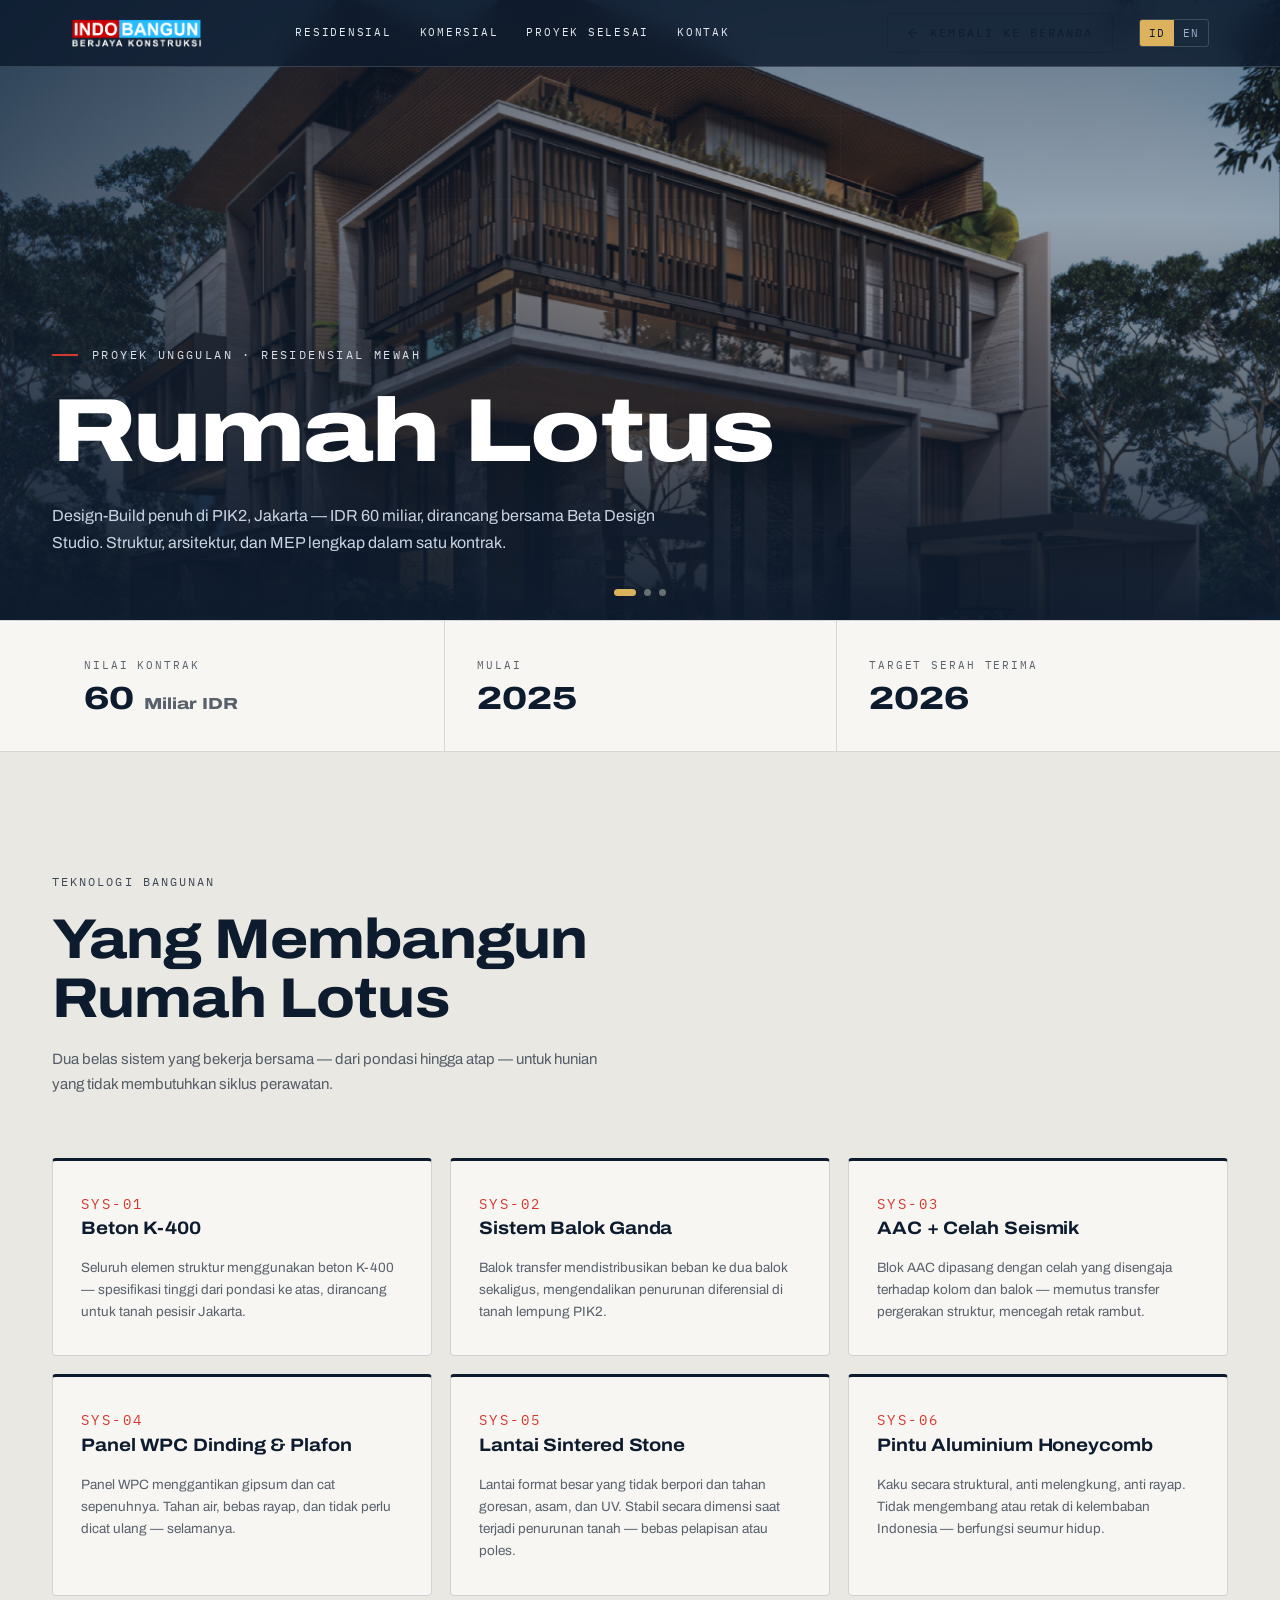
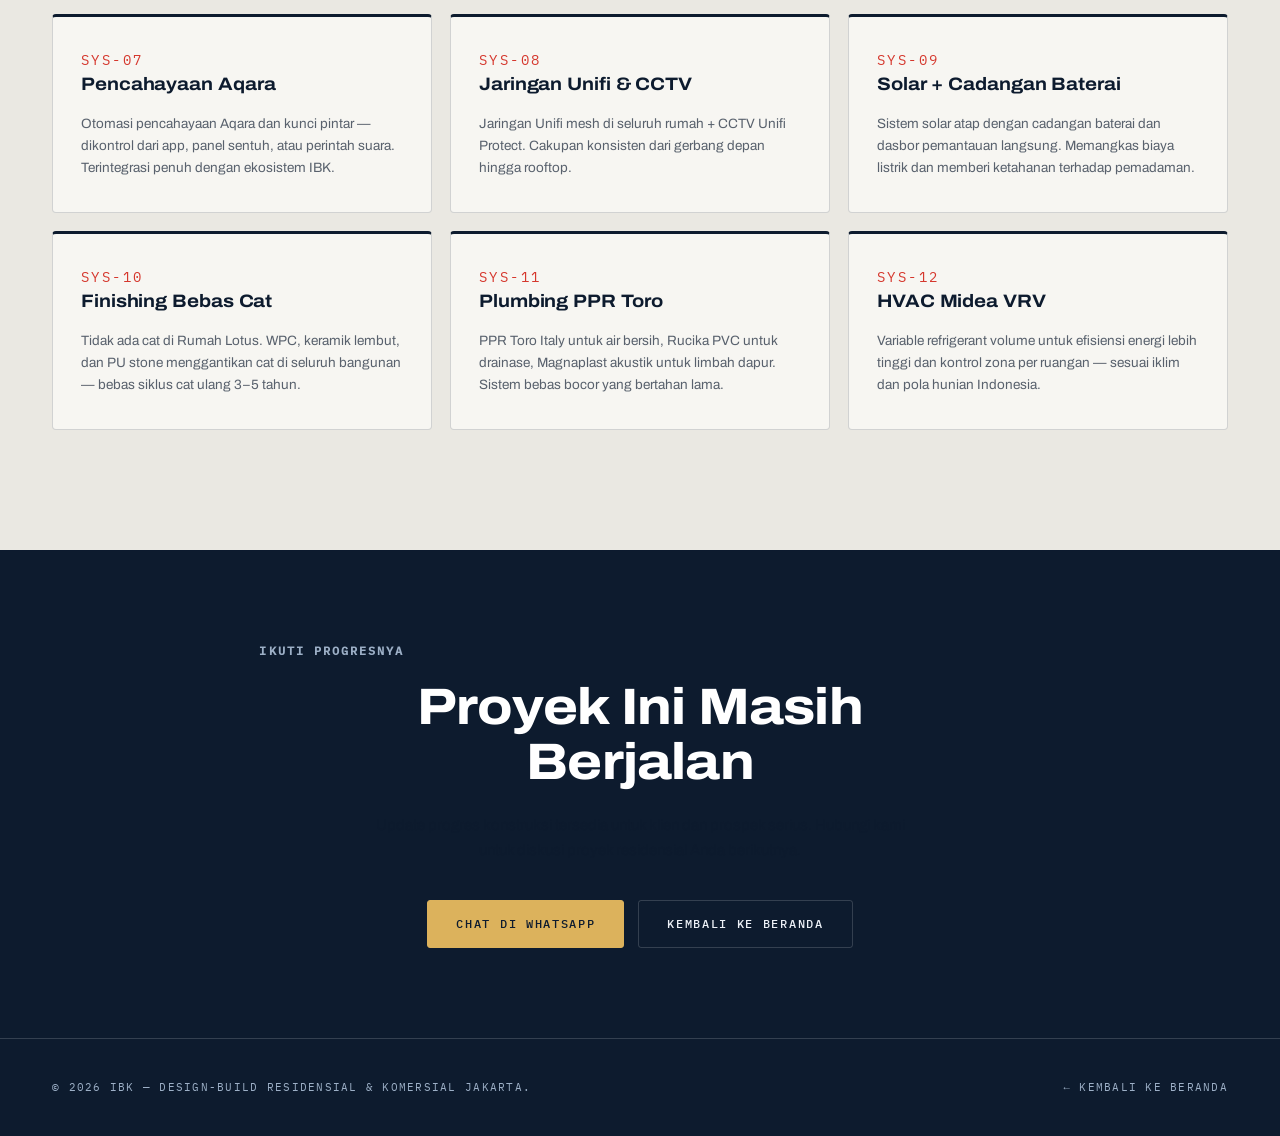
<file: projects/rumah-lotus.html>
<!DOCTYPE html>
<html lang="id">
<head>
<meta charset="UTF-8" />
<meta name="viewport" content="width=device-width, initial-scale=1.0" />
<title>Rumah Lotus — IBK</title>
<meta name="description" content="Rumah Lotus — proyek hunian unggulan IBK di PIK2. Tiga lantai, smart home terintegrasi, dan standar material premium." />
<style>
  :root{
    --bg:#0a1832; --bg-2:#0d1e3b; --bg-3:#122448;
    --fg:#ecead8; --fg-muted:rgba(236,234,216,0.65); --fg-faint:rgba(236,234,216,0.45);
    --gold:#d4af6c; --gold-2:#c89b50;
    --line:rgba(236,234,216,0.08); --line-strong:rgba(236,234,216,0.16);
    --card-border:rgba(212,175,108,0.18); --card-border-strong:rgba(212,175,108,0.35);
    --serif:"Cormorant Garamond","Times New Roman",serif;
    --sans:"Manrope",system-ui,-apple-system,sans-serif;
    --mono:"JetBrains Mono",ui-monospace,monospace;
  }
  *{ box-sizing:border-box; }
  html,body{ margin:0; padding:0; }
  body{ background:var(--bg); color:var(--fg); font-family:var(--sans); line-height:1.55; -webkit-font-smoothing:antialiased; }
  a{ color:inherit; text-decoration:none; }
  img{ display:block; max-width:100%; }
  button{ font-family:inherit; cursor:pointer; }
  .container{ width:100%; max-width:1240px; margin:0 auto; padding:0 32px; }

  .nav{ position:fixed; top:0; left:0; right:0; z-index:60; padding:18px 0;
    background:rgba(10,24,50,0.92); box-shadow:0 1px 0 var(--line);
    -webkit-backdrop-filter:blur(8px); backdrop-filter:blur(8px); }
  .nav-inner{ display:flex; align-items:center; justify-content:space-between; gap:24px; }
  .brand{ display:flex; align-items:center; }
  .brand-logo{ height:38px; width:auto; }
  .nav-cta{ display:flex; align-items:center; gap:14px; }
  .lang-toggle{ display:inline-flex; align-items:center; gap:6px; border:1px solid var(--line-strong);
    border-radius:999px; padding:6px 4px; font-size:12px; font-weight:600; letter-spacing:0.08em; }
  .lang-toggle button{ border:0; background:transparent; color:var(--fg-muted); padding:4px 10px;
    border-radius:999px; font-weight:600; font-size:11.5px; letter-spacing:0.1em; transition:all .2s ease; }
  .lang-toggle button.is-active{ background:var(--gold); color:var(--bg); }
  .back-link{ display:inline-flex; align-items:center; gap:10px; font-size:11.5px; font-weight:600;
    letter-spacing:0.18em; text-transform:uppercase; color:var(--fg-muted);
    border:1px solid var(--line-strong); padding:10px 18px; border-radius:999px; transition:all .25s ease; }
  .back-link:hover{ color:var(--bg); background:var(--gold); border-color:var(--gold); }
  @media (max-width:560px){ .back-link{ display:none; } .brand-logo{ height:32px; } .container{ padding:0 20px; } }

  /* HERO */
  .lotus-hero{ position:relative; min-height:620px; display:flex; align-items:flex-end;
    overflow:hidden; padding:140px 0 64px; }
  .lotus-hero-bg{ position:absolute; inset:0; background-size:cover; background-position:center; z-index:0;
    opacity:0; transition:opacity .9s ease; }
  .lotus-hero-bg.is-active{ opacity:1; }
  .lotus-hero-dots{ position:absolute; bottom:24px; left:50%; transform:translateX(-50%); z-index:3;
    display:flex; gap:8px; }
  .lotus-hero-dots .dot{ width:7px; height:7px; border-radius:50%; background:rgba(236,234,216,0.4);
    transition:all .25s ease; cursor:pointer; border:none; padding:0; }
  .lotus-hero-dots .dot.is-active{ background:var(--gold); width:22px; border-radius:999px; }
  .lotus-hero-overlay{ position:absolute; inset:0; z-index:1;
    background:linear-gradient(180deg, rgba(10,24,50,0.5) 0%, rgba(10,24,50,0.3) 35%, rgba(10,24,50,0.95) 100%),
      linear-gradient(90deg, rgba(10,24,50,0.6) 0%, rgba(10,24,50,0.1) 60%); }
  .lotus-hero .container{ position:relative; z-index:2; width:100%; }
  .lotus-eyebrow{ font-size:12px; font-weight:600; letter-spacing:0.28em; text-transform:uppercase;
    color:var(--gold); margin:0 0 22px; display:inline-flex; align-items:center; gap:14px; }
  .lotus-eyebrow::before{ content:""; width:36px; height:1px; background:var(--gold); }
  .lotus-title{ font-family:var(--serif); font-style:italic; font-weight:500;
    font-size:clamp(48px,7vw,92px); line-height:1.02; letter-spacing:-0.01em; margin:0 0 24px;
    color:#f4f1e1; text-shadow:0 2px 30px rgba(0,0,0,0.45); }
  .lotus-lead{ font-size:16px; line-height:1.7; color:rgba(236,234,216,0.85); margin:0; max-width:640px; }

  /* STATS */
  .lotus-stats{ background:var(--bg-2); border-top:1px solid var(--line); border-bottom:1px solid var(--line); }
  .lotus-stats-grid{ display:grid; grid-template-columns:repeat(3,1fr); }
  .lotus-stat{ padding:36px 32px; border-left:1px solid var(--line); }
  .lotus-stat:first-child{ border-left:0; }
  .lotus-stat .label{ font-family:var(--mono); font-size:10.5px; letter-spacing:0.18em;
    text-transform:uppercase; color:var(--fg-faint); margin:0 0 10px; }
  .lotus-stat .value{ font-family:var(--serif); font-style:italic; font-weight:500; font-size:32px;
    line-height:1; color:#f4f1e1; }
  @media (max-width:760px){ .lotus-stats-grid{ grid-template-columns:1fr 1fr; }
    .lotus-stat:nth-child(odd){ border-left:0; } .lotus-stat{ border-top:1px solid var(--line); }
    .lotus-stat:nth-child(1), .lotus-stat:nth-child(2){ border-top:0; } }

  /* SYSTEMS */
  .systems{ padding:120px 0; }
  .systems-head{ max-width:760px; margin:0 0 60px; }
  .systems-head .eyebrow{ font-size:11.5px; font-weight:600; letter-spacing:0.32em; color:var(--gold);
    text-transform:uppercase; margin:0 0 18px; }
  .systems-head h2{ font-family:var(--serif); font-style:italic; font-weight:500;
    font-size:clamp(32px,4.4vw,56px); line-height:1.06; margin:0 0 18px; color:#f4f1e1; }
  .systems-head p{ font-size:15px; line-height:1.7; color:var(--fg-muted); margin:0; max-width:560px; }
  .systems-grid{ display:grid; grid-template-columns:repeat(3,1fr); gap:18px; }
  .system-card{ background:rgba(255,255,255,0.025); border:1px solid var(--card-border);
    border-radius:16px; padding:32px 28px; transition:border-color .3s ease, transform .3s ease; }
  .system-card:hover{ border-color:var(--card-border-strong); transform:translateY(-3px); }
  .system-num{ font-family:var(--mono); font-size:12px; letter-spacing:0.18em; color:var(--gold);
    margin:0 0 18px; }
  .system-card h3{ font-family:var(--sans); font-weight:700; font-size:18px; margin:0 0 14px;
    color:#f4f1e1; letter-spacing:-0.005em; }
  .system-card p{ font-size:13.5px; line-height:1.65; color:var(--fg-muted); margin:0; }
  @media (max-width:960px){ .systems-grid{ grid-template-columns:1fr 1fr; } }
  @media (max-width:620px){ .systems-grid{ grid-template-columns:1fr; } .systems{ padding:80px 0; } }

  /* CTA */
  .lotus-cta{ background:var(--bg-2); border-top:1px solid var(--line); padding:90px 0; text-align:center; }
  .lotus-cta .eyebrow{ font-size:11.5px; font-weight:600; letter-spacing:0.32em; color:var(--gold);
    text-transform:uppercase; margin:0 0 20px; text-align:center; }
  .lotus-cta h2{ font-family:var(--serif); font-style:italic; font-weight:500;
    font-size:clamp(30px,4vw,52px); line-height:1.08; margin:0 auto 22px; color:#f4f1e1; max-width:680px; }
  .lotus-cta p{ font-size:15px; line-height:1.7; color:var(--fg-muted); margin:0 auto 36px; max-width:560px; }
  .cta-btns{ display:flex; gap:14px; justify-content:center; flex-wrap:wrap; }
  .btn{ display:inline-flex; align-items:center; gap:10px; padding:14px 28px; border-radius:999px;
    font-size:12px; font-weight:700; letter-spacing:0.18em; text-transform:uppercase; transition:all .25s ease; }
  .btn--solid{ background:var(--gold); border:1px solid var(--gold); color:var(--bg); }
  .btn--solid:hover{ background:var(--gold-2); border-color:var(--gold-2); }
  .btn--ghost{ border:1px solid var(--line-strong); color:var(--fg); background:transparent; }
  .btn--ghost:hover{ border-color:var(--fg); background:rgba(236,234,216,0.06); }

  footer{ padding:40px 0; border-top:1px solid var(--line); font-size:12.5px; color:var(--fg-faint); background:#050c1f; }
  .footer-inner{ display:flex; align-items:center; justify-content:space-between; gap:24px; flex-wrap:wrap; }
</style>

<style id="presisi-skin">
  :root{
    --bg:#EAE8E2; --bg-2:#F7F6F2; --bg-3:#F7F6F2;
    --fg:#0D1B2E; --fg-muted:rgba(13,27,46,0.68); --fg-faint:rgba(13,27,46,0.45);
    --gold:#A8842C; --gold-2:#8F6F22;
    --line:rgba(13,27,46,0.14); --line-strong:rgba(13,27,46,0.26);
    --card-border:rgba(13,27,46,0.16); --card-border-strong:rgba(168,132,44,0.55);
    --serif:"Archivo Var","Archivo",system-ui,sans-serif;
    --sans:"Archivo Var","Archivo",system-ui,sans-serif;
    --mono:"Plex Mono",ui-monospace,monospace;
    --ink:#0D1B2E; --steel:#9DB0C7; --red:#D5372D; --brass-bright:#DCB25C;
    --font-d:"Archivo Var","Archivo",system-ui,sans-serif;
    --font-m:"Plex Mono",ui-monospace,monospace;
    --wide:125%; --mid:112%; --max:1240px; --gut:clamp(20px,4vw,56px);
    --line-inv:rgba(255,255,255,0.16);
  }
  body{ font-stretch:100%; }
  :focus-visible{ outline:2px solid var(--red); outline-offset:3px; border-radius:2px; }

  .lotus-hero{ background:var(--ink); }
  .lotus-hero-overlay{
    background:
      linear-gradient(180deg, rgba(13,27,46,0.5) 0%, rgba(13,27,46,0.3) 35%, rgba(13,27,46,0.95) 100%),
      linear-gradient(90deg, rgba(13,27,46,0.6) 0%, rgba(13,27,46,0.1) 60%),
      repeating-linear-gradient(0deg, rgba(255,255,255,.03) 0 1px, transparent 1px 84px),
      repeating-linear-gradient(90deg, rgba(255,255,255,.03) 0 1px, transparent 1px 84px) !important;
  }
  .lotus-eyebrow{ font-family:var(--mono) !important; font-weight:400 !important; letter-spacing:.2em !important; color:#D7DEE9 !important; }
  .lotus-eyebrow::before{ background:var(--red) !important; height:1.5px !important; width:26px !important; }
  .lotus-title{
    font-family:var(--font-d) !important; font-style:normal !important; font-stretch:var(--wide);
    font-weight:820 !important; letter-spacing:-0.017em !important; color:#fff !important; text-shadow:none !important;
  }
  .lotus-lead{ color:#C9D3E2 !important; }
  .lotus-hero-dots .dot.is-active{ background:var(--brass-bright) !important; }

  .lotus-stat .value{ font-family:var(--font-d) !important; font-style:normal !important; font-stretch:var(--wide); font-weight:800 !important; color:var(--ink) !important; }
  .lotus-stat .label{ color:var(--fg-muted) !important; }

  .systems-head h2, .lotus-cta h2{
    font-family:var(--font-d) !important; font-style:normal !important; font-stretch:var(--mid);
    font-weight:760 !important; letter-spacing:-0.015em !important;
  }
  .systems-head h2{ color:var(--ink) !important; }
  .systems-head .eyebrow{ font-family:var(--mono) !important; font-weight:400 !important; letter-spacing:.18em !important; color:var(--ink) !important; opacity:.78; }
  .system-card{ background:var(--bg-2) !important; border:1px solid var(--card-border) !important; border-radius:4px !important; border-top:3px solid var(--ink) !important; }
  .system-card h3{ color:var(--ink) !important; font-stretch:var(--mid); }
  .system-num{ color:var(--red) !important; }

  .lotus-cta{ background:var(--ink) !important; }
  .lotus-cta h2{ color:#fff !important; }
  .lotus-cta .eyebrow{ font-family:var(--mono) !important; color:var(--steel) !important; letter-spacing:.18em !important; }
  .btn{ border-radius:3px !important; font-family:var(--mono) !important; font-weight:500 !important; letter-spacing:.14em !important; }
  .btn--solid{ background:var(--brass-bright) !important; border-color:var(--brass-bright) !important; color:var(--ink) !important; }
  .btn--solid:hover{ background:#C9A045 !important; }
  .btn--ghost{ border-color:var(--line-inv) !important; color:#EDF1F7 !important; }

  footer{ background:var(--ink) !important; border-top:1px solid var(--line-inv) !important; color:var(--steel) !important; }
  .footer-inner{ font-family:var(--mono); font-size:10.5px; letter-spacing:.12em; text-transform:uppercase; }
  .back-link{ border-radius:3px !important; font-family:var(--font-m) !important; font-weight:500 !important; }
  @media (max-width:900px){ body{ padding-bottom:76px; } }
</style>
<meta name="description" content="Rumah Lotus — proyek design-build unggulan IBK di PIK2, Jakarta. IDR 60 miliar, 12 sistem hunian terintegrasi bersama Beta Design Studio." />
<meta property="og:type" content="website" />
<meta property="og:title" content="Rumah Lotus — Proyek Unggulan IBK di PIK2" />
<meta property="og:description" content="Design-build penuh: struktur, arsitektur, dan MEP dalam satu kontrak — 12 sistem hunian terintegrasi." />
<meta property="og:image" content="https://ibkonstruksi.com/images/og-cover.jpg" />
<link rel="canonical" href="https://ibkonstruksi.com/projects/rumah-lotus.html" />
<meta property="og:url" content="https://ibkonstruksi.com/projects/rumah-lotus.html" />
<meta property="og:site_name" content="IBK — Indobangun Berjaya Konstruksi" />
<meta name="twitter:card" content="summary_large_image" />
<link rel="icon" type="image/svg+xml" href="/assets/favicon.svg" />
<link rel="preload" as="font" type="font/woff2" href="/assets/fonts/archivo-var.woff2" crossorigin />
<link rel="stylesheet" href="/assets/presisi.css" />
</head>
<body>

<header class="p-nav">
  <div class="p-nav-in">
    <a href="../index.html" aria-label="IBK — Beranda"><img src="../images/brand-logo.webp" alt="IndoBangun Berjaya Konstruksi" style="height:30px;width:auto" /></a>
    <nav class="p-links" aria-label="Utama">
      <a href="../residential.html" data-i18n="pNavRes">Residensial</a>
      <a href="../commercial.html" data-i18n="pNavCom">Komersial</a>
      <a href="../proyek-selesai.html" data-i18n="pNavProyek">Proyek Selesai</a>
      <a href="../index.html#kontak" data-i18n="pNavKontak">Kontak</a>
    </nav>
    <a class="back-link" href="../residential.html#projects" style="margin-left:auto">
      <svg width="14" height="14" viewBox="0 0 24 24" fill="none" stroke="currentColor" stroke-width="2" stroke-linecap="round" stroke-linejoin="round" aria-hidden="true"><line x1="19" y1="12" x2="5" y2="12"/><polyline points="12 19 5 12 12 5"/></svg>
      <span data-i18n="navBack">Kembali</span>
    </a>
    <div class="p-lang" role="group" aria-label="Bahasa / Language">
      <button type="button" data-lang="id" class="on">ID</button>
      <button type="button" data-lang="en">EN</button>
    </div>
    <button class="p-burger" aria-expanded="false" aria-controls="pmenu">MENU</button>
  </div>
</header>
<nav class="p-menu" id="pmenu" aria-label="Menu seluler">
  <a href="../residential.html" data-i18n="pNavRes">Residensial</a>
  <a href="../commercial.html" data-i18n="pNavCom">Komersial</a>
  <a href="../proyek-selesai.html" data-i18n="pNavProyek">Proyek Selesai</a>
  <a href="../index.html#kontak" data-i18n="pNavKontak">Kontak</a>
</nav>

<section class="lotus-hero">
  <div class="lotus-hero-bg is-active" style="background-image:url('../images/port-lotus-large.webp')"></div>
  <div class="lotus-hero-bg" style="background-image:url('../images/album-struktur-new1.webp')"></div>
  <div class="lotus-hero-bg" style="background-image:url('../images/album-struktur-new2.webp')"></div>
  <div class="lotus-hero-overlay"></div>
  <div class="container">
    <p class="lotus-eyebrow" data-i18n="heroEyebrow">Proyek Unggulan · Residensial Mewah</p>
    <h1 class="lotus-title" data-i18n="heroTitle">Rumah Lotus</h1>
    <p class="lotus-lead" data-i18n="heroLead">Design-Build penuh di PIK2, Jakarta — IDR 60 miliar, dirancang bersama Beta Design Studio. Struktur, arsitektur, dan MEP lengkap dalam satu kontrak.</p>
  </div>
  <div class="lotus-hero-dots" role="tablist">
    <button class="dot is-active" data-slide="0" aria-label="Slide 1"></button>
    <button class="dot" data-slide="1" aria-label="Slide 2"></button>
    <button class="dot" data-slide="2" aria-label="Slide 3"></button>
  </div>
</section>

<section class="lotus-stats">
  <div class="container">
    <div class="lotus-stats-grid">
      <div class="lotus-stat"><p class="label" data-i18n="statContract">Nilai Kontrak</p><p class="value">60 <span style="font-size:16px;font-style:normal;font-family:var(--sans);color:var(--fg-muted);">Miliar IDR</span></p></div>
      <div class="lotus-stat"><p class="label" data-i18n="statStart">Mulai</p><p class="value">2025</p></div>
      <div class="lotus-stat"><p class="label" data-i18n="statTarget">Target Serah Terima</p><p class="value">2026</p></div>
    </div>
  </div>
</section>

<section class="systems">
  <div class="container">
    <div class="systems-head">
      <p class="eyebrow" data-i18n="sysEyebrow">Teknologi Bangunan</p>
      <h2 data-i18n="sysTitle">Yang Membangun Rumah Lotus</h2>
      <p data-i18n="sysDesc">Dua belas sistem yang bekerja bersama — dari pondasi hingga atap — untuk hunian yang tidak membutuhkan siklus perawatan.</p>
    </div>
    <div class="systems-grid" id="sysGrid"></div>
  </div>
</section>

<section class="lotus-cta">
  <div class="container">
    <p class="eyebrow" data-i18n="ctaEyebrow">Ikuti Progresnya</p>
    <h2 data-i18n="ctaTitle">Proyek Ini Masih Berjalan</h2>
    <p data-i18n="ctaDesc">Update progres konstruksi tersedia untuk klien dan prospek serius. Hubungi kami untuk diskusi proyek residensial Anda berikutnya.</p>
    <div class="cta-btns">
      <a class="btn btn--solid" href="https://wa.me/6281389798772?text=Halo%20IBK%2C%20saya%20tertarik%20mengikuti%20progres%20Rumah%20Lotus." target="_blank" rel="noopener" data-i18n="ctaBtn1">Chat di WhatsApp</a>
      <a class="btn btn--ghost" href="../residential.html" data-i18n="ctaBtn2">Kembali ke Beranda</a>
    </div>
  </div>
</section>

<footer>
  <div class="container footer-inner">
    <span>© 2026 IBK — <span data-i18n="footerNote">Design-Build Residensial &amp; Komersial Jakarta.</span></span>
    <a href="../residential.html" data-i18n="footerBack">← Kembali ke Beranda</a>
  </div>
</footer>

<script>
const SYS = {
  id: [
    ["Beton K-400","Seluruh elemen struktur menggunakan beton K-400 — spesifikasi tinggi dari pondasi ke atas, dirancang untuk tanah pesisir Jakarta."],
    ["Sistem Balok Ganda","Balok transfer mendistribusikan beban ke dua balok sekaligus, mengendalikan penurunan diferensial di tanah lempung PIK2."],
    ["AAC + Celah Seismik","Blok AAC dipasang dengan celah yang disengaja terhadap kolom dan balok — memutus transfer pergerakan struktur, mencegah retak rambut."],
    ["Panel WPC Dinding & Plafon","Panel WPC menggantikan gipsum dan cat sepenuhnya. Tahan air, bebas rayap, dan tidak perlu dicat ulang — selamanya."],
    ["Lantai Sintered Stone","Lantai format besar yang tidak berpori dan tahan goresan, asam, dan UV. Stabil secara dimensi saat terjadi penurunan tanah — bebas pelapisan atau poles."],
    ["Pintu Aluminium Honeycomb","Kaku secara struktural, anti melengkung, anti rayap. Tidak mengembang atau retak di kelembaban Indonesia — berfungsi seumur hidup."],
    ["Pencahayaan Aqara","Otomasi pencahayaan Aqara dan kunci pintar — dikontrol dari app, panel sentuh, atau perintah suara. Terintegrasi penuh dengan ekosistem IBK."],
    ["Jaringan Unifi & CCTV","Jaringan Unifi mesh di seluruh rumah + CCTV Unifi Protect. Cakupan konsisten dari gerbang depan hingga rooftop."],
    ["Solar + Cadangan Baterai","Sistem solar atap dengan cadangan baterai dan dasbor pemantauan langsung. Memangkas biaya listrik dan memberi ketahanan terhadap pemadaman."],
    ["Finishing Bebas Cat","Tidak ada cat di Rumah Lotus. WPC, keramik lembut, dan PU stone menggantikan cat di seluruh bangunan — bebas siklus cat ulang 3–5 tahun."],
    ["Plumbing PPR Toro","PPR Toro Italy untuk air bersih, Rucika PVC untuk drainase, Magnaplast akustik untuk limbah dapur. Sistem bebas bocor yang bertahan lama."],
    ["HVAC Midea VRV","Variable refrigerant volume untuk efisiensi energi lebih tinggi dan kontrol zona per ruangan — sesuai iklim dan pola hunian Indonesia."]
  ],
  en: [
    ["K-400 Concrete","Every structural element uses K-400 concrete — a high spec from foundation up, engineered for Jakarta's coastal soil."],
    ["Dual-Beam System","Transfer beams distribute load across two beams at once, controlling differential settlement on PIK2's clay soil."],
    ["AAC + Seismic Gap","AAC blocks installed with a deliberate gap to columns and beams — decoupling structural movement, preventing hair-line cracks."],
    ["WPC Wall & Ceiling Panels","WPC panels fully replace gypsum and paint. Waterproof, termite-free, and never need repainting — ever."],
    ["Sintered Stone Floors","Large-format floors that are non-porous and resistant to scratches, acid, and UV. Dimensionally stable through settlement — no coating or polishing."],
    ["Aluminium Honeycomb Doors","Structurally rigid, warp-proof, termite-proof. They don't swell or crack in Indonesia's humidity — they work for life."],
    ["Aqara Lighting","Aqara lighting automation and smart locks — controlled from app, touch panel, or voice. Fully integrated with the IBK ecosystem."],
    ["Unifi Network & CCTV","Whole-home Unifi mesh network + Unifi Protect CCTV. Consistent coverage from the front gate to the rooftop."],
    ["Solar + Battery Backup","Rooftop solar with battery backup and a live monitoring dashboard. Cuts electricity costs and adds outage resilience."],
    ["Paint-Free Finishing","No paint in Rumah Lotus. WPC, soft ceramic, and PU stone replace paint throughout — free of the 3–5-year repaint cycle."],
    ["PPR Toro Plumbing","PPR Toro Italy for clean water, Rucika PVC for drainage, acoustic Magnaplast for kitchen waste. A leak-free system built to last."],
    ["Midea VRV HVAC","Variable refrigerant volume for higher energy efficiency and per-room zone control — matched to Indonesia's climate and living patterns."]
  ]
};

const I18N = {
  id: {
    navBack:"Kembali ke Beranda",
    heroEyebrow:"Proyek Unggulan · Residensial Mewah",
    heroTitle:"Rumah Lotus",
    heroLead:"Design-Build penuh di PIK2, Jakarta — IDR 60 miliar, dirancang bersama Beta Design Studio. Struktur, arsitektur, dan MEP lengkap dalam satu kontrak.",
    statContract:"Nilai Kontrak", statStart:"Mulai", statTarget:"Target Serah Terima", statStatus:"Status", statStatusV:"Struktur Konstruksi",
    sysEyebrow:"Teknologi Bangunan", sysTitle:"Yang Membangun Rumah Lotus",
    sysDesc:"Dua belas sistem yang bekerja bersama — dari pondasi hingga atap — untuk hunian yang tidak membutuhkan siklus perawatan.",
    ctaEyebrow:"Ikuti Progresnya", ctaTitle:"Proyek Ini Masih Berjalan",
    ctaDesc:"Update progres konstruksi tersedia untuk klien dan prospek serius. Hubungi kami untuk diskusi proyek residensial Anda berikutnya.",
    ctaBtn1:"Chat di WhatsApp", ctaBtn2:"Kembali ke Beranda",
    footerNote:"Design-Build Residensial &amp; Komersial Jakarta.", footerBack:"← Kembali ke Beranda"
  },
  en: {
    navBack:"Back to Home",
    heroEyebrow:"Featured Project · Luxury Residential",
    heroTitle:"Rumah Lotus",
    heroLead:"A full Design-Build in PIK2, Jakarta — IDR 60 billion, designed with Beta Design Studio. Complete structure, architecture, and MEP in one contract.",
    statContract:"Contract Value", statStart:"Start", statTarget:"Target Handover", statStatus:"Status", statStatusV:"Construction Structure",
    sysEyebrow:"Building Technology", sysTitle:"What Builds Rumah Lotus",
    sysDesc:"Twelve systems working together — from foundation to roof — for a home that needs no maintenance cycle.",
    ctaEyebrow:"Follow the Progress", ctaTitle:"This Project Is Still Underway",
    ctaDesc:"Construction progress updates are available to clients and serious prospects. Get in touch to discuss your next residential project.",
    ctaBtn1:"Chat on WhatsApp", ctaBtn2:"Back to Home",
    footerNote:"Design-Build Residential &amp; Commercial Jakarta.", footerBack:"← Back to Home"
  }
};

function renderSystems(lang){
  const arr = SYS[lang] || SYS.id;
  document.getElementById("sysGrid").innerHTML = arr.map((s,i) =>
    '<div class="system-card"><p class="system-num">SYS-'+String(i+1).padStart(2,"0")+'</p><h3>'+s[0]+'</h3><p>'+s[1]+'</p></div>'
  ).join("");
}
function setLang(lang){
  if(!I18N[lang]) return;
  document.documentElement.lang = lang;
  const dict = I18N[lang];
  document.querySelectorAll("[data-i18n]").forEach(el => {
    const k = el.getAttribute("data-i18n");
    if(dict[k] !== undefined) el.innerHTML = dict[k];
  });
  document.querySelectorAll(".lang-toggle button").forEach(b => b.classList.toggle("is-active", b.dataset.lang === lang));
  renderSystems(lang);
  try { localStorage.setItem("ibk-lang", lang); } catch(e){}
}
document.querySelectorAll(".lang-toggle button").forEach(btn => btn.addEventListener("click", () => setLang(btn.dataset.lang)));
const saved = (() => { try { return localStorage.getItem("ibk-lang"); } catch(e){ return null; } })();
setLang(saved || "id");

// Hero slideshow (3 photos auto-rotate)
(function(){
  const slides = document.querySelectorAll(".lotus-hero .lotus-hero-bg");
  const dots = document.querySelectorAll(".lotus-hero-dots .dot");
  let cur = 0;
  function go(i){
    cur = (i + slides.length) % slides.length;
    slides.forEach((s,n) => s.classList.toggle("is-active", n === cur));
    dots.forEach((d,n) => d.classList.toggle("is-active", n === cur));
  }
  dots.forEach((d,i) => d.addEventListener("click", () => go(i)));
  setInterval(() => go(cur+1), 6500);
})();
</script>

<div class="p-wa-bar"><a class="p-btn" href="https://wa.me/6281389798772" data-i18n="pWaBar">Diskusi Proyek via WhatsApp</a></div>
<script>
Object.assign(I18N.id, {pNavRes:"Residensial", pNavCom:"Komersial", pNavProyek:"Proyek Selesai", pNavKontak:"Kontak", pWaBar:"Diskusi Proyek via WhatsApp"});
Object.assign(I18N.en, {pNavRes:"Residential", pNavCom:"Commercial", pNavProyek:"Completed Projects", pNavKontak:"Contact", pWaBar:"Discuss a Project on WhatsApp"});
try { setLang(localStorage.getItem('ibk-lang') || 'id'); } catch(e) {}
</script>
<script src="/assets/presisi.js" defer></script>
</body>
</html>
</file>
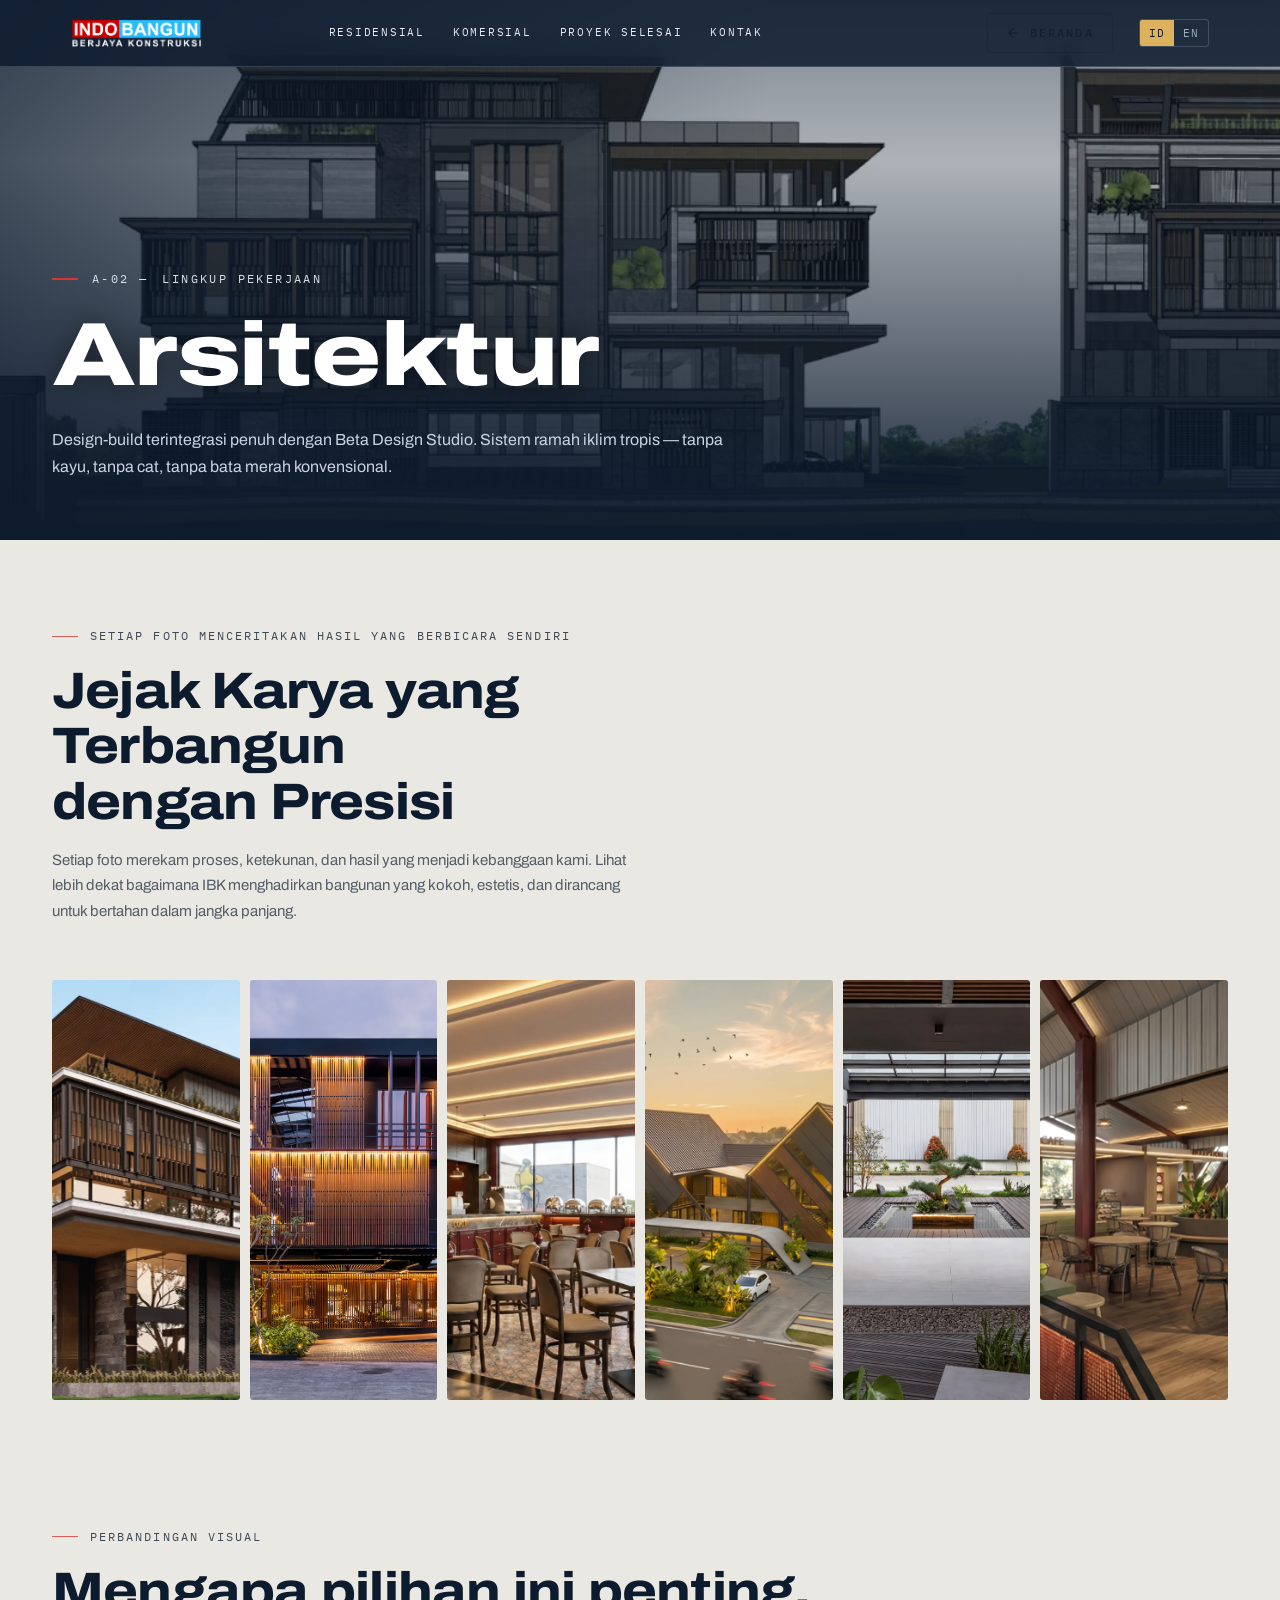
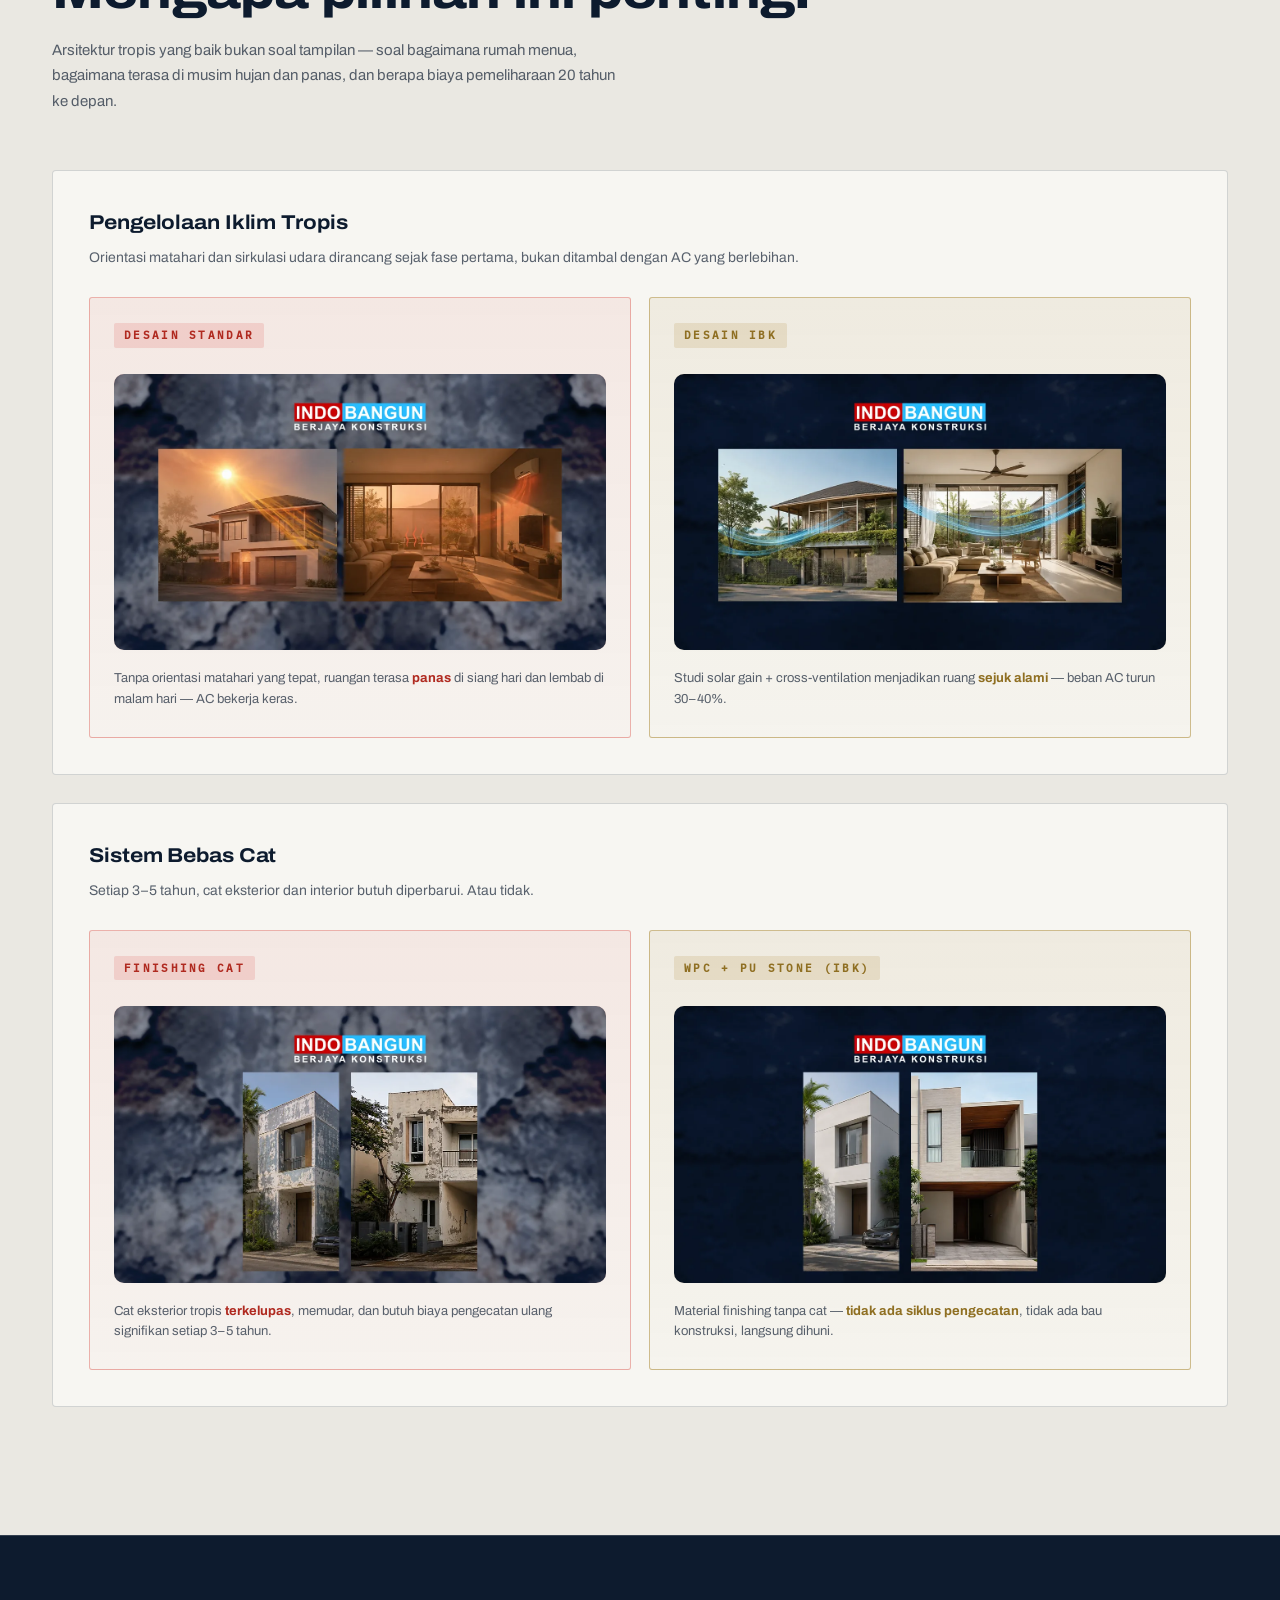
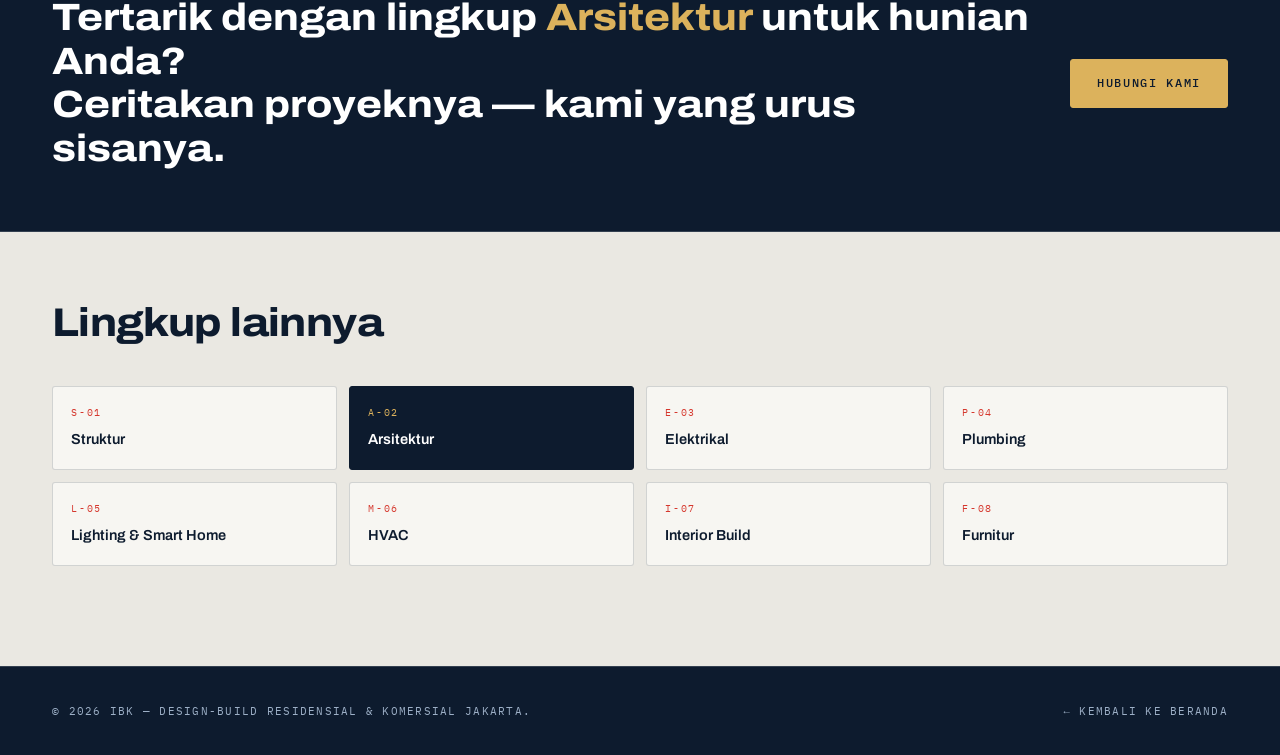
<file: scope/arsitektur.html>
<!DOCTYPE html>
<html lang="id">
<head>
<meta charset="UTF-8" />
<meta name="viewport" content="width=device-width, initial-scale=1.0" />
<title>Arsitektur — IBK Residensial</title>
<style>
  :root{
    --bg:#0a1832; --bg-2:#0d1e3b; --bg-3:#122448;
    --fg:#ecead8; --fg-muted:rgba(236,234,216,0.65); --fg-faint:rgba(236,234,216,0.45);
    --gold:#d4af6c; --gold-2:#c89b50;
    --bad:#e07d6a;
    --line:rgba(236,234,216,0.08); --line-strong:rgba(236,234,216,0.16);
    --card-border:rgba(212,175,108,0.18); --card-border-strong:rgba(212,175,108,0.35);
    --serif:"Cormorant Garamond","Times New Roman",serif;
    --sans:"Manrope",system-ui,-apple-system,sans-serif;
    --mono:"JetBrains Mono",ui-monospace,monospace;
  }
  *{ box-sizing:border-box; }
  html,body{ margin:0; padding:0; }
  body{ background:var(--bg); color:var(--fg); font-family:var(--sans); line-height:1.55; -webkit-font-smoothing:antialiased; }
  a{ color:inherit; text-decoration:none; }
  img{ display:block; max-width:100%; }
  .container{ width:100%; max-width:1240px; margin:0 auto; padding:0 32px; }

  .nav{
    position:fixed; top:0; left:0; right:0; z-index:60;
    padding:18px 0; background:rgba(10,24,50,0.92);
    box-shadow:0 1px 0 var(--line);
    -webkit-backdrop-filter:blur(8px); backdrop-filter:blur(8px);
  }
  .nav-inner{ display:flex; align-items:center; justify-content:space-between; gap:24px; }
  .brand{ display:flex; align-items:center; }
  .brand-logo{ height:38px; width:auto; }
  .back-link{
    display:inline-flex; align-items:center; gap:10px;
    font-size:11.5px; font-weight:600; letter-spacing:0.18em; text-transform:uppercase;
    color:var(--fg-muted);
    border:1px solid var(--line-strong);
    padding:10px 18px; border-radius:999px;
    transition:all .25s ease;
  }
  .back-link:hover{ color:var(--bg); background:var(--gold); border-color:var(--gold); }

  /* Page hero with rendering image */
  .page-hero{
    position:relative;
    min-height:540px;
    display:flex; align-items:flex-end;
    padding:140px 0 60px;
    overflow:hidden;
  }
  .page-hero-bg{
    position:absolute; inset:0;
    background-size:cover; background-position:center;
    z-index:0;
  }
  .page-hero-overlay{
    position:absolute; inset:0;
    background:
      linear-gradient(180deg, rgba(10,24,50,0.45) 0%, rgba(10,24,50,0.25) 30%, rgba(10,24,50,0.95) 100%),
      linear-gradient(90deg, rgba(10,24,50,0.6) 0%, rgba(10,24,50,0.05) 60%);
    z-index:1;
  }
  .page-hero .container{ position:relative; z-index:2; width:100%; }
  .page-num{
    font-family:var(--mono);
    font-size:12px; letter-spacing:0.28em; text-transform:uppercase;
    color:var(--gold); margin:0 0 22px;
    display:inline-flex; align-items:center; gap:14px;
  }
  .page-num::before{ content:""; width:36px; height:1px; background:var(--gold); }
  .page-title{
    font-family:var(--serif); font-style:italic; font-weight:500;
    font-size:clamp(48px, 7vw, 92px); line-height:1.02;
    letter-spacing:-0.01em; margin:0 0 24px; color:#f4f1e1; max-width:14ch;
    text-shadow:0 2px 30px rgba(0,0,0,0.45);
  }
  .page-lead{
    font-size:16px; line-height:1.7; color:rgba(236,234,216,0.85);
    margin:0; max-width:680px;
  }

  /* Comparison section */
  .compare{ padding:100px 0; }
  .compare-head{ max-width:760px; margin:0 0 56px; }
  .compare-head .eyebrow{
    font-size:11.5px; font-weight:600; letter-spacing:0.32em; color:var(--gold);
    text-transform:uppercase; margin:0 0 18px;
  }
  .compare-head h2{
    font-family:var(--serif); font-style:italic; font-weight:500;
    font-size:clamp(30px, 4vw, 52px); line-height:1.08;
    letter-spacing:-0.01em; margin:0 0 18px; color:#f4f1e1;
  }
  .compare-head p{ font-size:15px; line-height:1.7; color:var(--fg-muted); margin:0; max-width:580px; }

  .compare-item{
    background:rgba(255,255,255,0.025);
    border:1px solid var(--card-border);
    border-radius:22px;
    padding:36px;
    margin-bottom:28px;
  }
  .compare-item h3{
    font-family:var(--sans); font-weight:700; font-size:20px;
    margin:0 0 8px; color:#f4f1e1; letter-spacing:-0.005em;
  }
  .compare-item .ci-desc{
    font-size:14px; line-height:1.65; color:var(--fg-muted); margin:0 0 28px; max-width:760px;
  }
  .compare-pair{
    display:grid; grid-template-columns:1fr 1fr; gap:18px;
  }
  .compare-side{
    position:relative;
    border-radius:14px;
    padding:24px 24px 28px;
    overflow:hidden;
    min-height:280px;
    display:flex; flex-direction:column; justify-content:space-between;
  }
  .compare-side.bad{
    background:linear-gradient(180deg, rgba(224,125,106,0.08), rgba(224,125,106,0.02));
    border:1px solid rgba(224,125,106,0.28);
  }
  .compare-side.good{
    background:linear-gradient(180deg, rgba(212,175,108,0.10), rgba(212,175,108,0.02));
    border:1px solid var(--card-border-strong);
  }
  .compare-side .side-label{
    font-family:var(--mono);
    font-size:10.5px; letter-spacing:0.22em; text-transform:uppercase;
    font-weight:600;
    display:inline-flex; align-items:center; gap:8px;
    margin-bottom:18px;
  }
  .compare-side .side-label .pill{
    display:inline-block; padding:4px 10px; border-radius:999px;
  }
  .compare-side.bad .side-label .pill{ background:rgba(224,125,106,0.18); color:#f3a995; }
  .compare-side.good .side-label .pill{ background:rgba(212,175,108,0.22); color:var(--gold); }
  .compare-side .viz{
    flex:1; min-height:160px;
    display:flex; align-items:center; justify-content:center;
    margin:8px 0 18px;
    position:relative;
  }
  .compare-side .note{
    font-size:13px; line-height:1.55; color:var(--fg-muted); margin:0;
  }
  .compare-side.bad .note strong{ color:#f3a995; }
  .compare-side.good .note strong{ color:var(--gold); }

  /* Generic viz helpers */
  .viz svg{ width:100%; height:auto; max-height:180px; }

  /* ---- Animations ---- */
  @keyframes shake{
    0%,100%{ transform:translate(0,0) rotate(0); }
    20%{ transform:translate(-2px,-1px) rotate(-0.6deg); }
    40%{ transform:translate(2px,1px) rotate(0.6deg); }
    60%{ transform:translate(-1.5px,1px) rotate(-0.4deg); }
    80%{ transform:translate(1.5px,-1px) rotate(0.4deg); }
  }
  @keyframes drip{
    0%{ transform:translateY(-6px); opacity:0; }
    20%{ opacity:1; }
    100%{ transform:translateY(40px); opacity:0; }
  }
  @keyframes crack-grow{
    0%{ stroke-dashoffset:140; }
    40%{ stroke-dashoffset:0; }
    60%{ stroke-dashoffset:0; }
    100%{ stroke-dashoffset:140; }
  }
  @keyframes tilt-slow{
    0%,30%{ transform:rotate(0); }
    70%,100%{ transform:rotate(-2.2deg); }
  }
  @keyframes deflect{
    0%,30%{ transform:translateY(0); }
    70%,100%{ transform:translateY(14px); }
  }
  @keyframes peel{
    0%,30%{ transform:translateY(0) rotate(0); opacity:1; }
    70%,100%{ transform:translateY(40px) rotate(10deg); opacity:0; }
  }
  @keyframes flicker{
    0%,60%,80%,100%{ opacity:1; }
    65%{ opacity:0.25; }
    72%{ opacity:0.6; }
    78%{ opacity:0.3; }
  }
  @keyframes pulse-glow{
    0%,100%{ filter:drop-shadow(0 0 6px rgba(212,175,108,0.5)); }
    50%{ filter:drop-shadow(0 0 14px rgba(212,175,108,0.9)); }
  }
  @keyframes flow-arrow{
    0%{ transform:translateX(-30px); opacity:0; }
    20%{ opacity:1; }
    80%{ opacity:1; }
    100%{ transform:translateX(40px); opacity:0; }
  }
  @keyframes temp-bounce{
    0%,100%{ transform:translateY(0); }
    25%{ transform:translateY(-22px); }
    50%{ transform:translateY(0); }
    75%{ transform:translateY(18px); }
  }
  @keyframes scene-shift{
    0%,25%{ filter:brightness(0.5) hue-rotate(0deg); }
    35%,55%{ filter:brightness(1.0) hue-rotate(20deg); }
    65%,85%{ filter:brightness(0.75) hue-rotate(-15deg); }
    100%{ filter:brightness(0.5) hue-rotate(0deg); }
  }
  @keyframes spark{
    0%,40%,60%,100%{ opacity:0; }
    50%{ opacity:1; }
  }
  @keyframes hot-wave{
    0%,100%{ transform:translateY(0); }
    50%{ transform:translateY(-4px); }
  }
  @keyframes slow-close{
    0%,30%{ transform:rotate(20deg); }
    100%{ transform:rotate(0deg); }
  }
  @keyframes slam{
    0%,40%{ transform:rotate(35deg); }
    50%{ transform:rotate(0deg); }
    55%{ transform:rotate(-3deg); }
    60%{ transform:rotate(1deg); }
    65%,100%{ transform:rotate(0deg); }
  }

  .shake-anim{ animation:shake 1.6s ease-in-out infinite; transform-origin:center bottom; }
  .crack-anim{ stroke-dasharray:140; animation:crack-grow 3.2s ease-in-out infinite; }
  .tilt-anim{ transform-origin:bottom center; animation:tilt-slow 3.4s ease-in-out infinite alternate; }
  .deflect-anim{ animation:deflect 3s ease-in-out infinite alternate; transform-origin:center; }
  .peel-anim{ animation:peel 4s ease-in-out infinite; transform-origin:top center; }
  .drip-anim{ animation:drip 1.8s ease-in infinite; }
  .flicker-anim{ animation:flicker 2.4s ease-in-out infinite; }
  .glow-anim{ animation:pulse-glow 2.6s ease-in-out infinite; }
  .flow-anim{ animation:flow-arrow 2.4s ease-in-out infinite; }
  .temp-anim{ animation:temp-bounce 2.8s ease-in-out infinite; }
  .scene-anim{ animation:scene-shift 5s ease-in-out infinite; }
  .spark-anim{ animation:spark 1.8s ease-in-out infinite; }
  .hot-anim{ animation:hot-wave 1.6s ease-in-out infinite; }

  /* CTA + Footer + Other scopes (shared) */
  .cta-strip{
    background:var(--bg-2); border-top:1px solid var(--line); border-bottom:1px solid var(--line);
    padding:60px 0;
  }
  .cta-inner{ display:grid; grid-template-columns:1.6fr auto; gap:36px; align-items:center; }
  .cta-inner h2{
    font-family:var(--serif); font-style:italic; font-weight:500;
    font-size:clamp(26px, 3vw, 38px); line-height:1.15; margin:0; color:#f4f1e1;
  }
  .cta-inner h2 .accent{ color:var(--gold); }
  .btn{
    display:inline-flex; align-items:center; gap:10px;
    padding:14px 26px; border-radius:999px;
    font-size:12px; font-weight:700; letter-spacing:0.18em; text-transform:uppercase;
    border:1px solid var(--gold); background:var(--gold); color:var(--bg);
    transition:all .25s ease; white-space:nowrap;
  }
  .btn:hover{ background:var(--gold-2); border-color:var(--gold-2); }

  footer{ padding:36px 0; border-top:1px solid var(--line); font-size:12.5px; color:var(--fg-faint); background:#050c1f; }
  .footer-inner{ display:flex; align-items:center; justify-content:space-between; gap:24px; flex-wrap:wrap; }

  .other-scopes{ padding:60px 0 100px; }
  .other-scopes h2{ font-family:var(--serif); font-style:italic; font-weight:500;
    font-size:clamp(28px, 3.2vw, 40px); margin:0 0 32px; color:#f4f1e1; }
  .other-list{ display:grid; grid-template-columns:repeat(4, minmax(0, 1fr)); gap:12px; }
  .other-list a{
    display:flex; flex-direction:column; gap:8px;
    padding:18px; border-radius:12px;
    border:1px solid var(--card-border);
    background:rgba(255,255,255,0.025);
    transition:all .25s ease;
  }
  .other-list a:hover{ border-color:var(--card-border-strong); transform:translateY(-2px); background:rgba(255,255,255,0.045); }
  .other-list a .o-num{ font-family:var(--mono); font-size:10px; letter-spacing:0.18em; color:var(--gold); }
  .other-list a .o-name{ font-family:var(--sans); font-weight:600; font-size:14.5px; color:var(--fg); }
  .other-list a.is-current{ background:var(--gold); border-color:var(--gold); }
  .other-list a.is-current .o-num, .other-list a.is-current .o-name{ color:var(--bg); }

  @media (max-width: 820px){
    .compare-pair{ grid-template-columns:1fr; }
    .other-list{ grid-template-columns:repeat(2, minmax(0, 1fr)); }
    .cta-inner{ grid-template-columns:1fr; }
    .container{ padding:0 20px; }
    .compare-item{ padding:24px; }
    .page-hero{ min-height:420px; padding:120px 0 40px; }
    .page-title{ font-size:clamp(36px, 9vw, 56px); }
  }


  .lang-toggle{ display:inline-flex; align-items:center; gap:6px; border:1px solid var(--line-strong); border-radius:999px; padding:6px 4px; font-size:12px; font-weight:600; letter-spacing:0.08em; }
  .lang-toggle button{ border:0; background:transparent; color:var(--fg-muted); padding:4px 10px; border-radius:999px; font-weight:600; font-size:11.5px; letter-spacing:0.1em; cursor:pointer; transition:all .2s ease; }
  .lang-toggle button.is-active{ background:var(--gold); color:var(--bg); }
  .nav-cta{ display:flex; align-items:center; gap:14px; }
  @media (max-width: 520px){ .lang-toggle button{ padding:3px 8px; font-size:11px; } .back-link{ display:none; } }

  /* PROJECT ALBUM (image gallery) */
  .album{ padding:80px 0 20px; }
  .album-head{ max-width:760px; margin:0 0 56px; text-align:left; }
  .album-head .eyebrow{
    font-size:11.5px; font-weight:600; letter-spacing:0.32em; color:var(--gold);
    text-transform:uppercase; margin:0 0 18px;
  }
  .album-head h2{
    font-family:var(--serif); font-style:italic; font-weight:500;
    font-size:clamp(30px,4vw,52px); line-height:1.08; letter-spacing:-0.01em;
    margin:0 0 18px; color:#f4f1e1;
  }
  .album-head p{
    font-size:15px; line-height:1.7; color:var(--fg-muted); margin:0; max-width:580px;
  }
  .album-row{ display:flex; align-items:center; gap:10px; height:420px; width:100%;
    margin:0 auto; padding:0; }
  .album-tile{ position:relative; flex-grow:1; width:14rem; height:100%;
    border-radius:14px; overflow:hidden; transition:all .5s cubic-bezier(.4,0,.2,1); cursor:pointer; }
  .album-tile:hover{ flex-grow:6; width:100%; }
  .album-tile img{ width:100%; height:100%; object-fit:cover; object-position:center; display:block; }
  @media (max-width:720px){
    .album-row{ height:auto; flex-direction:column; gap:12px; }
    .album-tile{ width:100%; height:200px; }
    .album-tile:hover{ flex-grow:1; }
  }


  .viz.cmp-photo{ min-height:0 !important; padding:0; display:block; }
  .viz.cmp-photo img{ width:100%; height:auto; display:block; border-radius:10px; }
  .compare-side.good .viz.cmp-photo img{ box-shadow:inset 0 0 0 1px rgba(212,175,108,0.35); }
  .compare-side.bad .viz.cmp-photo img{ box-shadow:inset 0 0 0 1px rgba(224,125,106,0.35); }
</style>

<style id="presisi-skin">
  /* PRESISI re-theme: light beton chapters, ink hero/cta/footer, red annotation, brass action */
  :root{
    --bg:#EAE8E2; --bg-2:#13253E; --bg-3:#F7F6F2;
    --fg:#0D1B2E; --fg-muted:rgba(13,27,46,0.68); --fg-faint:rgba(13,27,46,0.45);
    --gold:#A8842C; --gold-2:#8F6F22;
    --line:rgba(13,27,46,0.14); --line-strong:rgba(13,27,46,0.26);
    --card-border:rgba(13,27,46,0.16); --card-border-strong:rgba(168,132,44,0.55);
    --serif:"Archivo Var","Archivo",system-ui,sans-serif;
    --sans:"Archivo Var","Archivo",system-ui,sans-serif;
    --mono:"Plex Mono",ui-monospace,monospace;
    --ink:#0D1B2E; --steel:#9DB0C7; --red:#D5372D; --brass-bright:#DCB25C;
    --font-d:"Archivo Var","Archivo",system-ui,sans-serif;
    --font-m:"Plex Mono",ui-monospace,monospace;
    --wide:125%; --mid:112%; --max:1240px; --gut:clamp(20px,4vw,56px);
    --line-inv:rgba(255,255,255,0.16);
  }
  body{ font-stretch:100%; }
  :focus-visible{ outline:2px solid var(--red); outline-offset:3px; border-radius:2px; }

  /* hero: ink with plot grid */
  .page-hero-overlay{
    background:
      linear-gradient(180deg, rgba(13,27,46,0.5) 0%, rgba(13,27,46,0.28) 30%, rgba(13,27,46,0.95) 100%),
      linear-gradient(90deg, rgba(13,27,46,0.68) 0%, rgba(13,27,46,0.08) 60%),
      repeating-linear-gradient(0deg, rgba(255,255,255,.03) 0 1px, transparent 1px 84px),
      repeating-linear-gradient(90deg, rgba(255,255,255,.03) 0 1px, transparent 1px 84px) !important;
  }
  .page-num{ font-family:var(--mono) !important; color:#D7DEE9 !important; letter-spacing:.2em !important; font-weight:400 !important; }
  .page-num::before{ background:var(--red) !important; width:26px !important; height:1.5px !important; }
  .page-title{
    font-family:var(--font-d) !important; font-style:normal !important; font-stretch:var(--wide);
    font-weight:820 !important; letter-spacing:-0.017em !important; color:#fff !important;
  }
  .page-lead{ color:#C9D3E2 !important; }

  /* headings on light chapters */
  .compare-head h2, .album-head h2, .other-scopes h2{
    font-family:var(--font-d) !important; font-style:normal !important; font-stretch:var(--mid);
    font-weight:760 !important; letter-spacing:-0.015em !important; color:var(--ink) !important;
  }
  .compare-item h3{ color:var(--ink) !important; font-stretch:var(--mid); }
  .album-head .eyebrow, .compare-head .eyebrow{
    font-family:var(--mono) !important; font-weight:400 !important; letter-spacing:.18em !important;
    color:var(--ink) !important; opacity:.78; display:inline-flex; align-items:center; gap:12px;
  }
  .album-head .eyebrow::before, .compare-head .eyebrow::before{
    content:""; width:26px; height:1.5px; background:var(--red);
  }

  /* drawing-set corners instead of soft radii */
  .compare-item{ border-radius:4px !important; background:var(--bg-3) !important; }
  .compare-side{ border-radius:3px !important; }
  .compare-side.bad{
    background:linear-gradient(180deg, rgba(213,55,45,0.07), rgba(213,55,45,0.02)) !important;
    border:1px solid rgba(213,55,45,0.35) !important;
  }
  .compare-side.good{
    background:linear-gradient(180deg, rgba(168,132,44,0.09), rgba(168,132,44,0.02)) !important;
    border:1px solid rgba(168,132,44,0.5) !important;
  }
  .compare-side.bad .side-label .pill{ background:rgba(213,55,45,0.14) !important; color:#B02A20 !important; }
  .compare-side.good .side-label .pill{ background:rgba(168,132,44,0.16) !important; color:#8F6F22 !important; }
  .compare-side .side-label .pill{ border-radius:2px !important; }
  .compare-side.bad .note strong{ color:#B02A20 !important; }
  .compare-side.good .note strong{ color:#8F6F22 !important; }
  .cmp-photo{ border-radius:3px; }

  .album-tile{ border-radius:3px; overflow:hidden; }

  /* CTA: ink chapter */
  .cta-strip{ background:var(--ink) !important; border-color:var(--line-inv) !important; }
  .cta-inner h2{
    font-family:var(--font-d) !important; font-style:normal !important; font-stretch:var(--mid);
    font-weight:760 !important; color:#fff !important;
  }
  .cta-inner h2 .accent{ color:var(--brass-bright) !important; }
  .btn{ border-radius:3px !important; font-family:var(--mono) !important; font-weight:500 !important;
    letter-spacing:.14em !important; background:var(--brass-bright) !important; border-color:var(--brass-bright) !important; color:var(--ink) !important; }
  .btn:hover{ background:#C9A045 !important; border-color:#C9A045 !important; }

  /* other scopes as sheet cards */
  .other-list a{ border-radius:3px !important; background:var(--bg-3) !important; }
  .other-list a .o-num{ color:var(--red) !important; }
  .other-list a.is-current{ background:var(--ink) !important; border-color:var(--ink) !important; }
  .other-list a.is-current .o-num{ color:var(--brass-bright) !important; }
  .other-list a.is-current .o-name{ color:#fff !important; }

  footer{ background:var(--ink) !important; border-top:1px solid var(--line-inv) !important; color:var(--steel) !important; }
  .footer-inner{ font-family:var(--mono); font-size:10.5px; letter-spacing:.12em; text-transform:uppercase; }

  .back-link{ border-radius:3px !important; font-family:var(--font-m) !important; font-weight:500 !important; }
  @media (max-width:900px){ body{ padding-bottom:76px; } }
</style>
<meta name="description" content="Lingkup arsitektur IBK — design-build terintegrasi bersama Beta Design Studio, sistem ramah iklim tropis." />
<meta property="og:type" content="website" />
<meta property="og:title" content="IBK — Lingkup A-02" />
<meta property="og:image" content="https://ibkonstruksi.com/images/og-cover.jpg" />
<link rel="canonical" href="https://ibkonstruksi.com/scope/arsitektur.html" />
<meta property="og:url" content="https://ibkonstruksi.com/scope/arsitektur.html" />
<meta property="og:site_name" content="IBK — Indobangun Berjaya Konstruksi" />
<meta name="twitter:card" content="summary_large_image" />
<link rel="icon" type="image/svg+xml" href="/assets/favicon.svg" />
<link rel="preload" as="font" type="font/woff2" href="/assets/fonts/archivo-var.woff2" crossorigin />
<link rel="stylesheet" href="/assets/presisi.css" />
</head>
<body>

<header class="p-nav">
  <div class="p-nav-in">
    <a href="../index.html" aria-label="IBK — Beranda"><img src="../images/brand-logo.webp" alt="IndoBangun Berjaya Konstruksi" style="height:30px;width:auto" /></a>
    <nav class="p-links" aria-label="Utama">
      <a href="../residential.html" data-i18n="pNavRes">Residensial</a>
      <a href="../commercial.html" data-i18n="pNavCom">Komersial</a>
      <a href="../proyek-selesai.html" data-i18n="pNavProyek">Proyek Selesai</a>
      <a href="../index.html#kontak" data-i18n="pNavKontak">Kontak</a>
    </nav>
    <a class="back-link" href="../residential.html" style="margin-left:auto">
      <svg width="14" height="14" viewBox="0 0 24 24" fill="none" stroke="currentColor" stroke-width="2" stroke-linecap="round" stroke-linejoin="round" aria-hidden="true"><line x1="19" y1="12" x2="5" y2="12"/><polyline points="12 19 5 12 12 5"/></svg>
      <span data-i18n="navBack">Beranda</span>
    </a>
    <div class="p-lang" role="group" aria-label="Bahasa / Language">
      <button type="button" data-lang="id" class="on">ID</button>
      <button type="button" data-lang="en">EN</button>
    </div>
    <button class="p-burger" aria-expanded="false" aria-controls="pmenu">MENU</button>
  </div>
</header>
<nav class="p-menu" id="pmenu" aria-label="Menu seluler">
  <a href="../residential.html" data-i18n="pNavRes">Residensial</a>
  <a href="../commercial.html" data-i18n="pNavCom">Komersial</a>
  <a href="../proyek-selesai.html" data-i18n="pNavProyek">Proyek Selesai</a>
  <a href="../index.html#kontak" data-i18n="pNavKontak">Kontak</a>
</nav>

<section class="page-hero">
  <div class="page-hero-bg" style="background-image: url('../images/header-arsitektur.webp')"></div>
  <div class="page-hero-overlay"></div>
  <div class="container">
    <p class="page-num">A-02 — <span data-i18n="scopeNumSuffix">Lingkup Pekerjaan</span></p>
    <h1 class="page-title" data-i18n="title">Arsitektur</h1>
    <p class="page-lead" data-i18n="lead">Design-build terintegrasi penuh dengan Beta Design Studio. Sistem ramah iklim tropis — tanpa kayu, tanpa cat, tanpa bata merah konvensional.</p>
  </div>
</section>


<!-- PROJECT ALBUM -->
<section class="section album" id="album">
  <div class="container">
    <div class="album-head">
      <p class="eyebrow" data-i18n="albumEyebrow">Setiap Foto Menceritakan Hasil yang Berbicara Sendiri</p>
      <h2 data-i18n="albumTitle">Jejak Karya yang Terbangun<br/>dengan Presisi</h2>
      <p data-i18n="albumDesc">Setiap foto merekam proses, ketekunan, dan hasil yang menjadi kebanggaan kami. Lihat lebih dekat bagaimana IBK menghadirkan bangunan yang kokoh, estetis, dan dirancang untuk bertahan dalam jangka panjang.</p>
    </div>
    <div class="album-row">
      <div class="album-tile"><img src="../images/album-arsitektur-new1.webp" data-res="../images/album-arsitektur-new1.webp" data-com="../images/album-arsitektur-com-1.webp" alt="album-1" loading="lazy" /></div>
      <div class="album-tile"><img src="../images/album-arsitektur-1.webp" data-res="../images/album-arsitektur-1.webp" data-com="../images/album-arsitektur-com-2.webp" alt="album-2" loading="lazy" /></div>
      <div class="album-tile"><img src="../images/album-arsitektur-3.webp" data-res="../images/album-arsitektur-3.webp" data-com="../images/album-arsitektur-com-3.webp" alt="album-3" loading="lazy" /></div>
      <div class="album-tile"><img src="../images/album-arsitektur-4.webp" data-res="../images/album-arsitektur-4.webp" data-com="../images/album-arsitektur-com-4.webp" alt="album-4" loading="lazy" /></div>
      <div class="album-tile"><img src="../images/album-arsitektur-5.webp" data-res="../images/album-arsitektur-5.webp" data-com="../images/album-arsitektur-com-5.webp" alt="album-5" loading="lazy" /></div>
      <div class="album-tile"><img src="../images/album-arsitektur-6.webp" data-res="../images/album-arsitektur-6.webp" data-com="../images/album-arsitektur-com-6.webp" alt="album-6" loading="lazy" /></div>
    </div>
  </div>
</section>

<section class="compare">
  <div class="container">
    <div class="compare-head">
      <p class="eyebrow" data-i18n="compareEyebrow">Perbandingan Visual</p>
      <h2 data-i18n="compareTitle">Mengapa pilihan ini penting.</h2>
      <p data-i18n="compareIntro">Arsitektur tropis yang baik bukan soal tampilan — soal bagaimana rumah menua, bagaimana terasa di musim hujan dan panas, dan berapa biaya pemeliharaan 20 tahun ke depan.</p>
    </div>
    <div class="compare-item">
      <h3 data-i18n="item0_h">Pengelolaan Iklim Tropis</h3>
      <p class="ci-desc" data-i18n="item0_d">Orientasi matahari dan sirkulasi udara dirancang sejak fase pertama, bukan ditambal dengan AC yang berlebihan.</p>
      <div class="compare-pair">
        <div class="compare-side bad">
          <div>
            <span class="side-label"><span class="pill" data-i18n="item0_badLabel">Desain Standar</span></span>
            <div class="viz cmp-photo"><img src="../images/cmp-5.webp" alt="" loading="lazy" /></div>
          </div>
          <p class="note" data-i18n="item0_badNote">Tanpa orientasi matahari yang tepat, ruangan terasa <strong>panas</strong> di siang hari dan lembab di malam hari — AC bekerja keras.</p>
        </div>
        <div class="compare-side good">
          <div>
            <span class="side-label"><span class="pill" data-i18n="item0_goodLabel">Desain IBK</span></span>
            <div class="viz cmp-photo"><img src="../images/cmp-6.webp" alt="" loading="lazy" /></div>
          </div>
          <p class="note" data-i18n="item0_goodNote">Studi solar gain + cross-ventilation menjadikan ruang <strong>sejuk alami</strong> — beban AC turun 30–40%.</p>
        </div>
      </div>
    </div>
    <div class="compare-item">
      <h3 data-i18n="item1_h">Sistem Bebas Cat</h3>
      <p class="ci-desc" data-i18n="item1_d">Setiap 3–5 tahun, cat eksterior dan interior butuh diperbarui. Atau tidak.</p>
      <div class="compare-pair">
        <div class="compare-side bad">
          <div>
            <span class="side-label"><span class="pill" data-i18n="item1_badLabel">Finishing Cat</span></span>
            <div class="viz cmp-photo"><img src="../images/cmp-7.webp" alt="" loading="lazy" /></div>
          </div>
          <p class="note" data-i18n="item1_badNote">Cat eksterior tropis <strong>terkelupas</strong>, memudar, dan butuh biaya pengecatan ulang signifikan setiap 3–5 tahun.</p>
        </div>
        <div class="compare-side good">
          <div>
            <span class="side-label"><span class="pill" data-i18n="item1_goodLabel">WPC + PU Stone (IBK)</span></span>
            <div class="viz cmp-photo"><img src="../images/cmp-8.webp" alt="" loading="lazy" /></div>
          </div>
          <p class="note" data-i18n="item1_goodNote">Material finishing tanpa cat — <strong>tidak ada siklus pengecatan</strong>, tidak ada bau konstruksi, langsung dihuni.</p>
        </div>
      </div>
    </div>
  </div>
</section>

<section class="cta-strip">
  <div class="container cta-inner">
    <h2 data-i18n="ctaTitle">Tertarik dengan lingkup <span class="accent">Arsitektur</span> untuk hunian Anda?<br/>Ceritakan proyeknya — kami yang urus sisanya.</h2>
    <a class="btn" href="https://wa.me/6281389798772" target="_blank" rel="noopener" data-i18n="ctaBtn">Hubungi Kami</a>
  </div>
</section>

<section class="other-scopes">
  <div class="container">
    <h2 data-i18n="otherTitle">Lingkup lainnya</h2>
    <div class="other-list">
      <a href="struktur.html" class="">
        <span class="o-num">S-01</span>
        <span class="o-name" data-i18n="other0">Struktur</span>
      </a>
      <a href="arsitektur.html" class="is-current">
        <span class="o-num">A-02</span>
        <span class="o-name" data-i18n="other1">Arsitektur</span>
      </a>
      <a href="elektrikal.html" class="">
        <span class="o-num">E-03</span>
        <span class="o-name" data-i18n="other2">Elektrikal</span>
      </a>
      <a href="plumbing.html" class="">
        <span class="o-num">P-04</span>
        <span class="o-name" data-i18n="other3">Plumbing</span>
      </a>
      <a href="lighting-smart-home.html" class="">
        <span class="o-num">L-05</span>
        <span class="o-name" data-i18n="other4">Lighting & Smart Home</span>
      </a>
      <a href="hvac.html" class="">
        <span class="o-num">M-06</span>
        <span class="o-name" data-i18n="other5">HVAC</span>
      </a>
      <a href="interior-build.html" class="">
        <span class="o-num">I-07</span>
        <span class="o-name" data-i18n="other6">Interior Build</span>
      </a>
      <a href="furnitur.html" class="">
        <span class="o-num">F-08</span>
        <span class="o-name" data-i18n="other7">Furnitur</span>
      </a>
    </div>
  </div>
</section>

<footer>
  <div class="container footer-inner">
    <span>© 2026 IBK — <span data-i18n="footerNote">Design-Build Residensial &amp; Komersial Jakarta.</span></span>
    <a href="../residential.html" data-i18n="footerBack">← Kembali ke Beranda</a>
  </div>
</footer>

<script>
const I18N = {
  id: {"navBack":"Beranda","albumEyebrow":"Setiap Foto Menceritakan Hasil yang Berbicara Sendiri","albumTitle":"Jejak Karya yang Terbangun<br/>dengan Presisi","albumDesc":"Setiap foto merekam proses, ketekunan, dan hasil yang menjadi kebanggaan kami. Lihat lebih dekat bagaimana IBK menghadirkan bangunan yang kokoh, estetis, dan dirancang untuk bertahan dalam jangka panjang.","scopeNumSuffix":"Lingkup Pekerjaan","title":"Arsitektur","lead":"Design-build terintegrasi penuh dengan Beta Design Studio. Sistem ramah iklim tropis — tanpa kayu, tanpa cat, tanpa bata merah konvensional.","compareEyebrow":"Perbandingan Visual","compareTitle":"Mengapa pilihan ini penting.","compareIntro":"Arsitektur tropis yang baik bukan soal tampilan — soal bagaimana rumah menua, bagaimana terasa di musim hujan dan panas, dan berapa biaya pemeliharaan 20 tahun ke depan.","ctaTitle":"Tertarik dengan lingkup <span class=\"accent\">Arsitektur</span> untuk hunian Anda?<br/>Ceritakan proyeknya — kami yang urus sisanya.","ctaBtn":"Hubungi Kami","otherTitle":"Lingkup lainnya","footerNote":"Design-Build Residensial &amp; Komersial Jakarta.","footerBack":"← Kembali ke Beranda","item0_h":"Pengelolaan Iklim Tropis","item0_d":"Orientasi matahari dan sirkulasi udara dirancang sejak fase pertama, bukan ditambal dengan AC yang berlebihan.","item0_badLabel":"Desain Standar","item0_badNote":"Tanpa orientasi matahari yang tepat, ruangan terasa <strong>panas</strong> di siang hari dan lembab di malam hari — AC bekerja keras.","item0_goodLabel":"Desain IBK","item0_goodNote":"Studi solar gain + cross-ventilation menjadikan ruang <strong>sejuk alami</strong> — beban AC turun 30–40%.","item1_h":"Sistem Bebas Cat","item1_d":"Setiap 3–5 tahun, cat eksterior dan interior butuh diperbarui. Atau tidak.","item1_badLabel":"Finishing Cat","item1_badNote":"Cat eksterior tropis <strong>terkelupas</strong>, memudar, dan butuh biaya pengecatan ulang signifikan setiap 3–5 tahun.","item1_goodLabel":"WPC + PU Stone (IBK)","item1_goodNote":"Material finishing tanpa cat — <strong>tidak ada siklus pengecatan</strong>, tidak ada bau konstruksi, langsung dihuni.","other0":"Struktur","other1":"Arsitektur","other2":"Elektrikal","other3":"Plumbing","other4":"Lighting & Smart Home","other5":"HVAC","other6":"Interior Build","other7":"Furnitur"},
  en: {"navBack":"Home","albumEyebrow":"Project Album","albumTitle":"Our Latest Creations","albumDesc":"A visual collection of our most recent works — each piece crafted with intention, precision, and a consistent standard.","scopeNumSuffix":"Scope of Work","title":"Architecture","lead":"Fully integrated design-build with Beta Design Studio. A tropical-climate system — no wood, no paint, no conventional red brick.","compareEyebrow":"Visual Comparison","compareTitle":"Why this choice matters.","compareIntro":"Good tropical architecture isn't about looks — it's about how the house ages, how it feels in rainy and hot seasons, and how much maintenance it costs over the next 20 years.","ctaTitle":"Interested in our <span class=\"accent\">Architecture</span> scope for your home?<br/>Tell us about the project — we will handle the rest.","ctaBtn":"Contact Us","otherTitle":"Other scopes","footerNote":"Design-Build Residential &amp; Commercial Jakarta.","footerBack":"← Back to Home","item0_h":"Tropical Climate Control","item0_d":"Sun orientation and air circulation are designed from day one, not patched in with oversized AC.","item0_badLabel":"Standard Design","item0_badNote":"Without proper sun orientation, rooms feel <strong>hot</strong> during the day and humid at night — the AC works overtime.","item0_goodLabel":"IBK Design","item0_goodNote":"Solar-gain study + cross-ventilation make rooms <strong>naturally cool</strong> — AC load drops 30–40%.","item1_h":"Paint-Free System","item1_d":"Every 3–5 years, exterior and interior paint needs a refresh. Or it doesn't.","item1_badLabel":"Painted Finish","item1_badNote":"Tropical exterior paint <strong>peels</strong>, fades, and demands meaningful repainting costs every 3–5 years.","item1_goodLabel":"WPC + PU Stone (IBK)","item1_goodNote":"Paint-free finishing materials — <strong>no repainting cycle</strong>, no construction smell, ready to move in.","other0":"Structure","other1":"Architecture","other2":"Electrical","other3":"Plumbing","other4":"Lighting & Smart Home","other5":"HVAC","other6":"Interior Build","other7":"Furniture"}
};
function setLang(lang){
  if(!I18N[lang]) return;
  document.documentElement.lang = lang;
  const dict = I18N[lang];
  document.querySelectorAll("[data-i18n]").forEach(el => {
    const key = el.getAttribute("data-i18n");
    if(dict[key] != null) el.innerHTML = dict[key];
  });
  document.querySelectorAll(".lang-toggle button").forEach(b => {
    b.classList.toggle("is-active", b.dataset.lang === lang);
  });
  try { localStorage.setItem("ibk-lang", lang); } catch(e){}
}
document.querySelectorAll(".lang-toggle button").forEach(btn => {
  btn.addEventListener("click", () => setLang(btn.dataset.lang));
});
const savedLang = (() => { try { return localStorage.getItem("ibk-lang"); } catch(e){ return null; } })();
setLang(savedLang || "id");

// Update back link based on origin (residensial / commercial)
(function(){
  try {
    const origin = localStorage.getItem('ibk-scope-origin') || 'residensial';
    const link = document.querySelector('.back-link');
    if(link){
      link.href = origin === 'commercial' ? '../commercial.html' : '../residential.html';
    }
  } catch(e) {}
})();

// Swap album images per origin (residensial vs commercial)
(function(){
  try {
    const origin = localStorage.getItem('ibk-scope-origin') || 'residensial';
    if(origin === 'commercial'){
      document.querySelectorAll('.album-tile img[data-com]').forEach(img => {
        img.src = img.getAttribute('data-com');
      });
    }
  } catch(e) {}
})();
</script>

<div class="p-wa-bar"><a class="p-btn" href="https://wa.me/6281389798772" data-i18n="pWaBar">Diskusi Proyek via WhatsApp</a></div>
<script>
Object.assign(I18N.id, {pNavRes:"Residensial", pNavCom:"Komersial", pNavProyek:"Proyek Selesai", pNavKontak:"Kontak", pWaBar:"Diskusi Proyek via WhatsApp"});
Object.assign(I18N.en, {pNavRes:"Residential", pNavCom:"Commercial", pNavProyek:"Completed Projects", pNavKontak:"Contact", pWaBar:"Discuss a Project on WhatsApp"});
try { setLang(localStorage.getItem('ibk-lang') || 'id'); } catch(e) {}
</script>
<script src="/assets/presisi.js" defer></script>
</body>
</html>
</file>
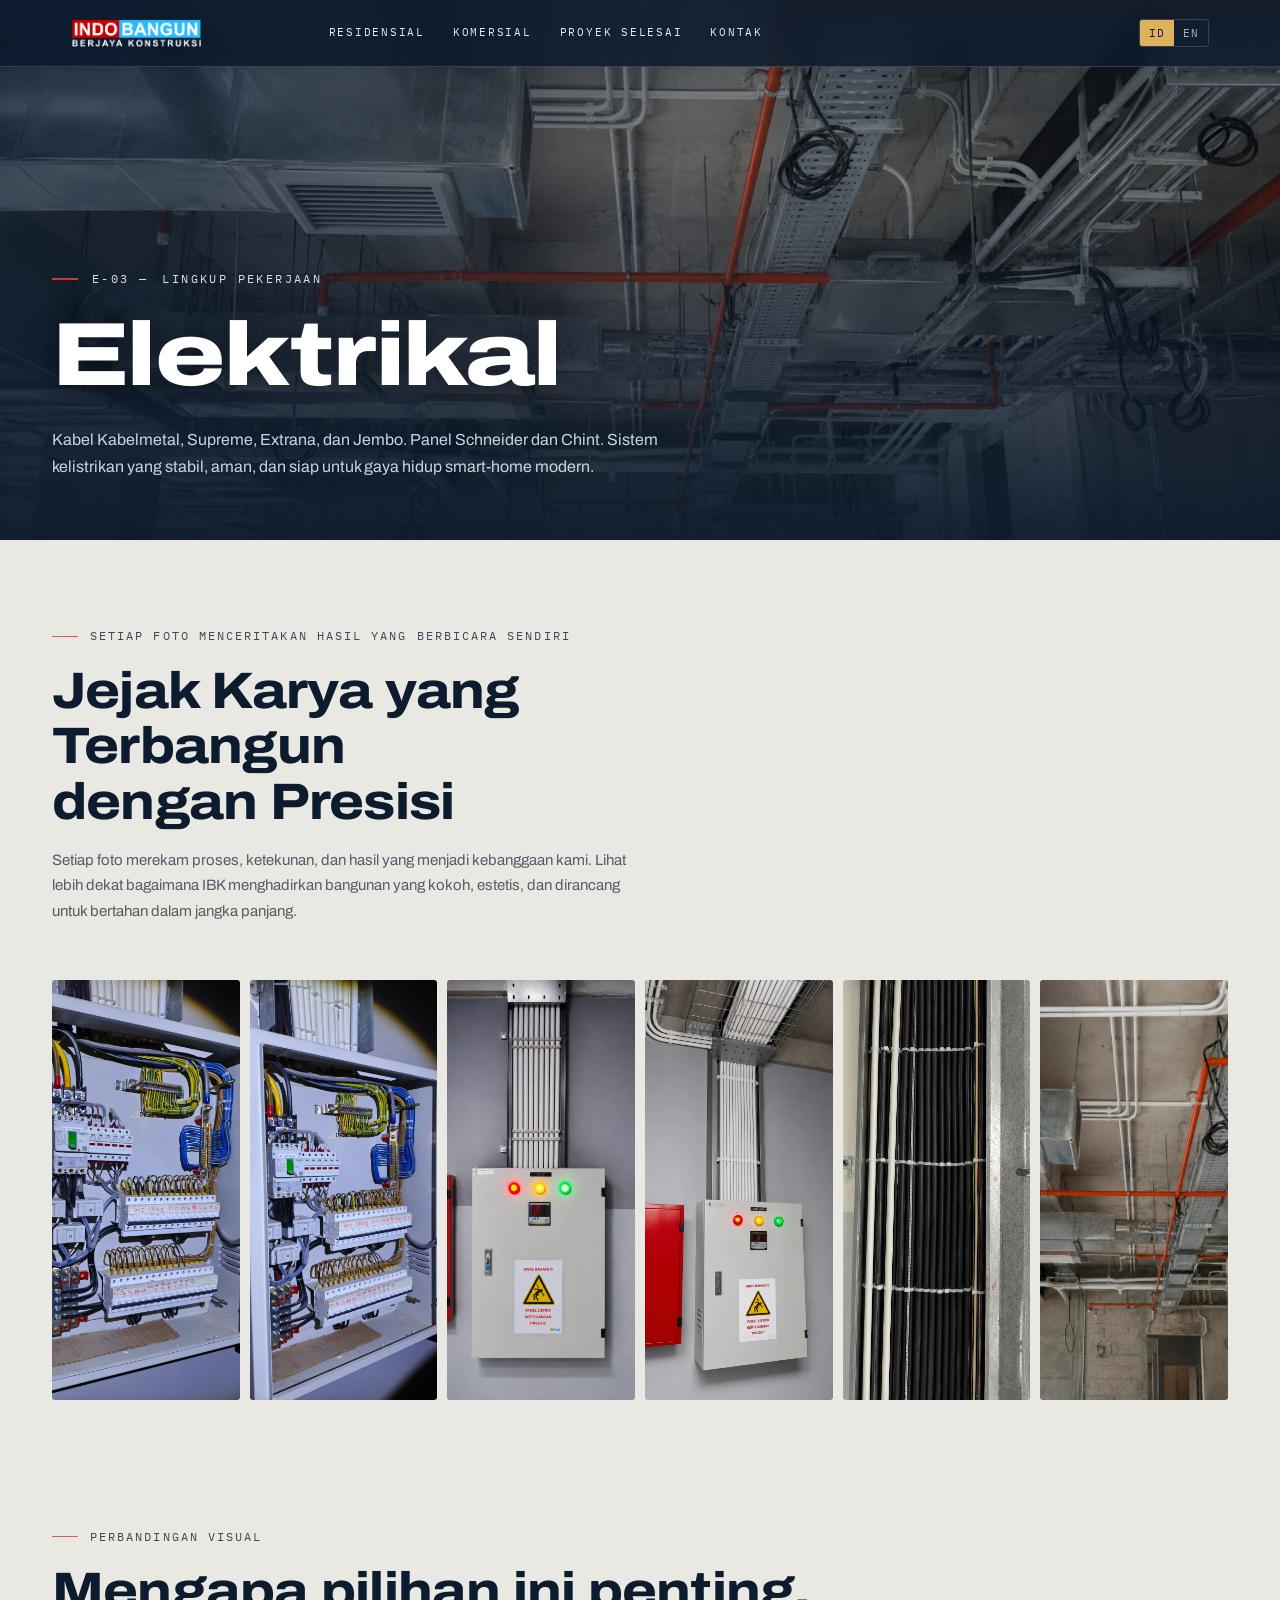
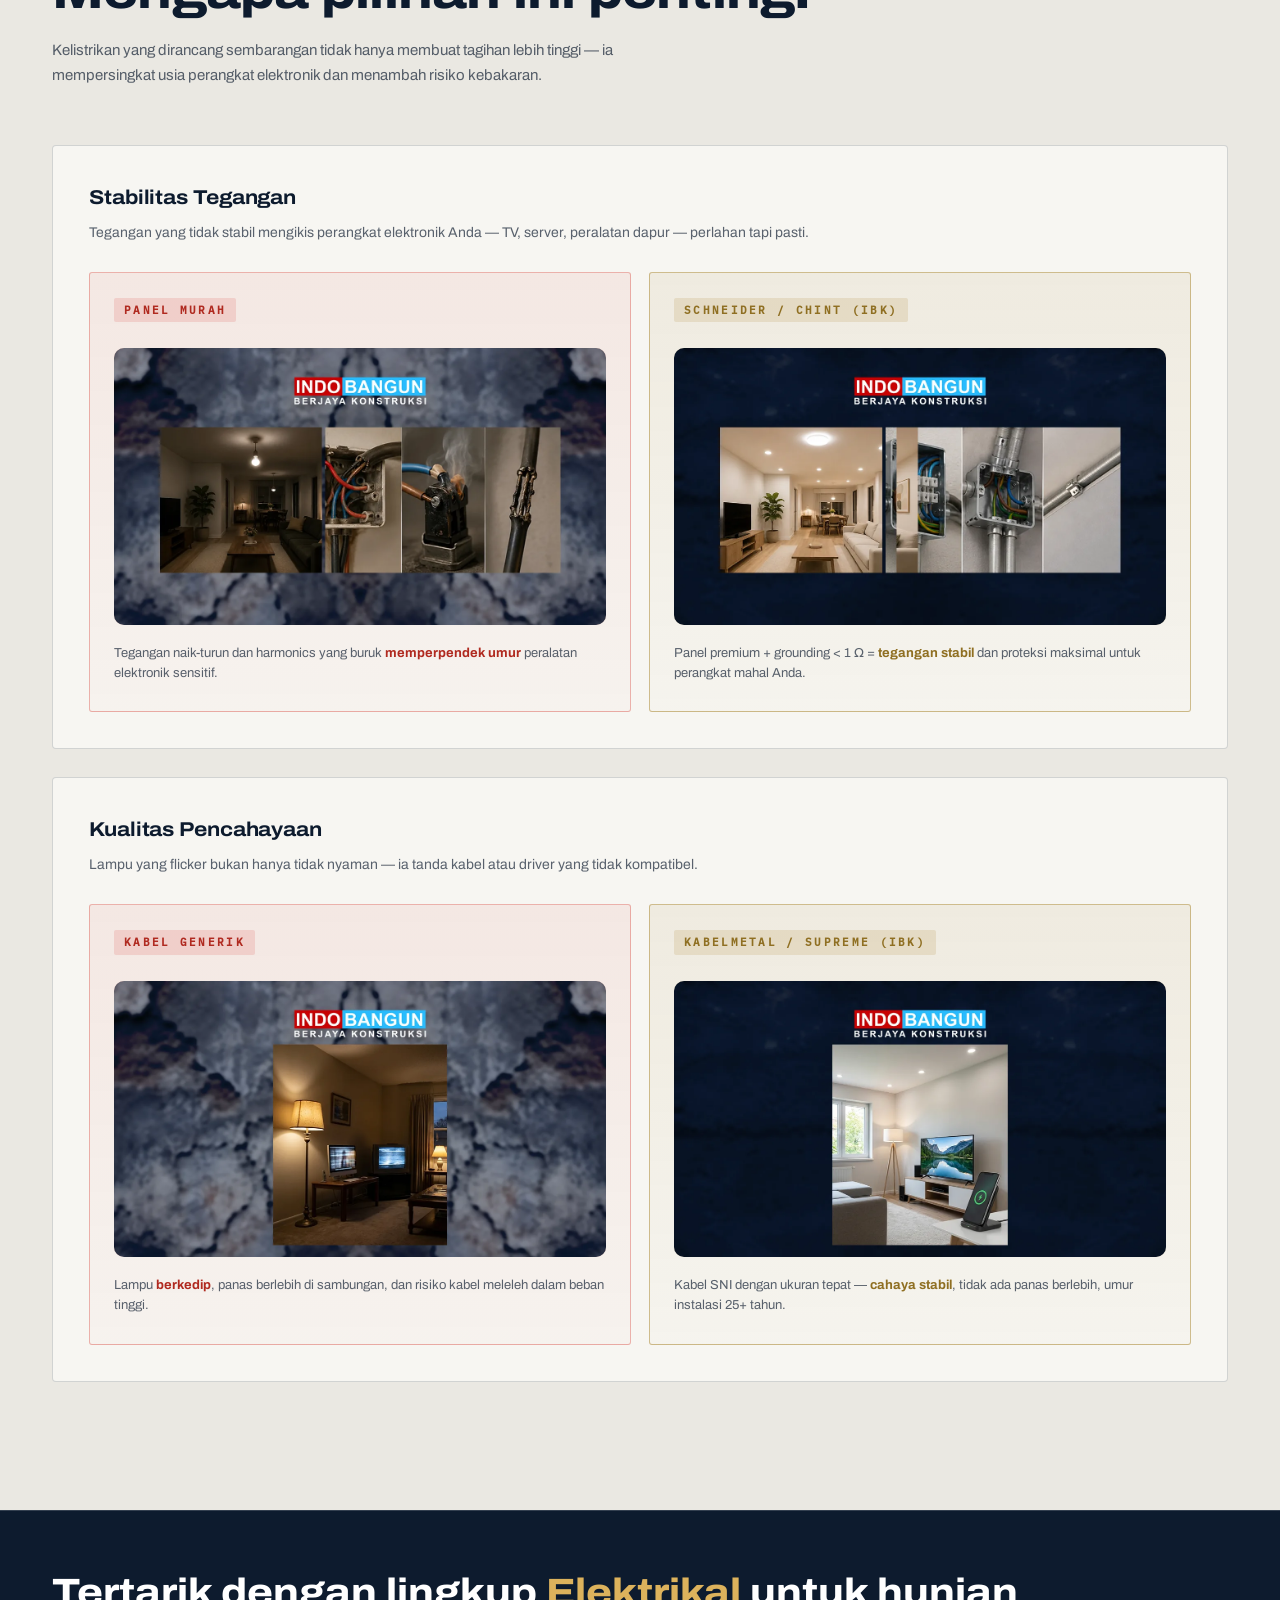
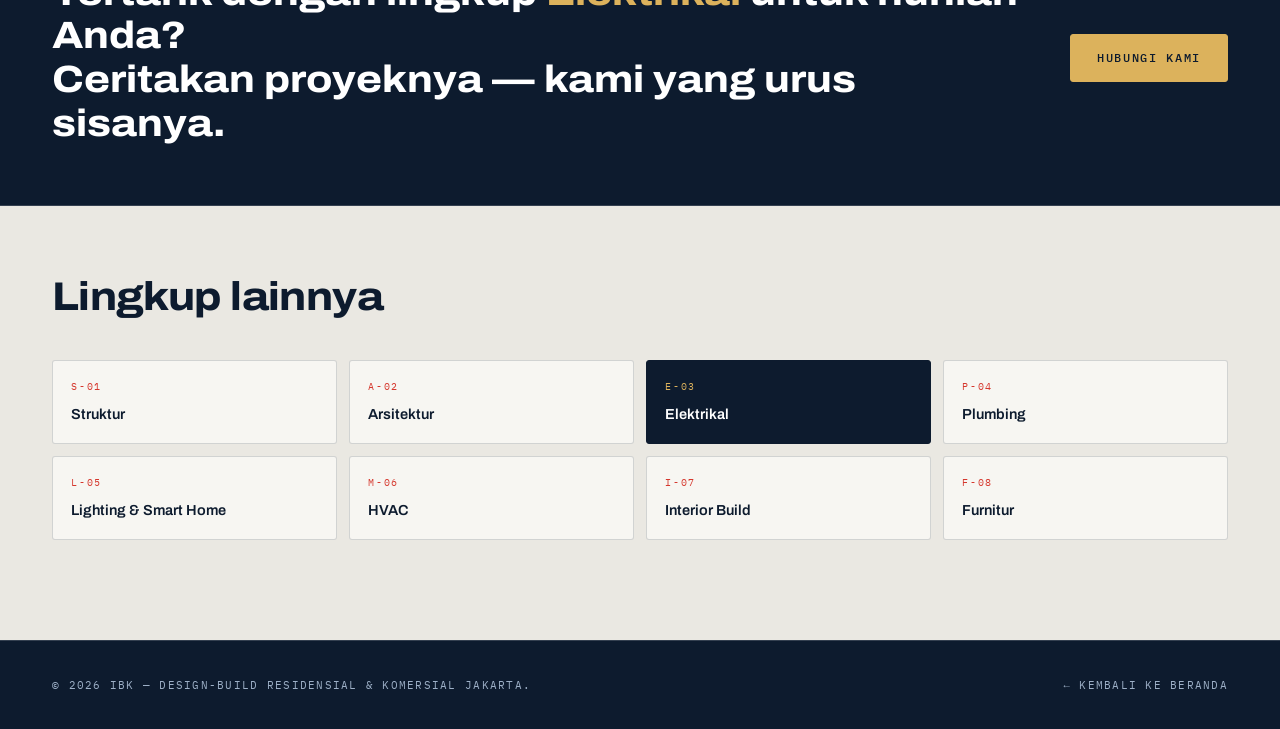
<file: scope/elektrikal.html>
<!DOCTYPE html>
<html lang="id">
<head>
<meta charset="UTF-8" />
<meta name="viewport" content="width=device-width, initial-scale=1.0" />
<title>Elektrikal — IBK Residensial</title>
<style>
  :root{
    --bg:#0a1832; --bg-2:#0d1e3b; --bg-3:#122448;
    --fg:#ecead8; --fg-muted:rgba(236,234,216,0.65); --fg-faint:rgba(236,234,216,0.45);
    --gold:#d4af6c; --gold-2:#c89b50;
    --bad:#e07d6a;
    --line:rgba(236,234,216,0.08); --line-strong:rgba(236,234,216,0.16);
    --card-border:rgba(212,175,108,0.18); --card-border-strong:rgba(212,175,108,0.35);
    --serif:"Cormorant Garamond","Times New Roman",serif;
    --sans:"Manrope",system-ui,-apple-system,sans-serif;
    --mono:"JetBrains Mono",ui-monospace,monospace;
  }
  *{ box-sizing:border-box; }
  html,body{ margin:0; padding:0; }
  body{ background:var(--bg); color:var(--fg); font-family:var(--sans); line-height:1.55; -webkit-font-smoothing:antialiased; }
  a{ color:inherit; text-decoration:none; }
  img{ display:block; max-width:100%; }
  .container{ width:100%; max-width:1240px; margin:0 auto; padding:0 32px; }

  .nav{
    position:fixed; top:0; left:0; right:0; z-index:60;
    padding:18px 0; background:rgba(10,24,50,0.92);
    box-shadow:0 1px 0 var(--line);
    -webkit-backdrop-filter:blur(8px); backdrop-filter:blur(8px);
  }
  .nav-inner{ display:flex; align-items:center; justify-content:space-between; gap:24px; }
  .brand{ display:flex; align-items:center; }
  .brand-logo{ height:38px; width:auto; }
  .back-link{
    display:inline-flex; align-items:center; gap:10px;
    font-size:11.5px; font-weight:600; letter-spacing:0.18em; text-transform:uppercase;
    color:var(--fg-muted);
    border:1px solid var(--line-strong);
    padding:10px 18px; border-radius:999px;
    transition:all .25s ease;
  }
  .back-link:hover{ color:var(--bg); background:var(--gold); border-color:var(--gold); }

  /* Page hero with rendering image */
  .page-hero{
    position:relative;
    min-height:540px;
    display:flex; align-items:flex-end;
    padding:140px 0 60px;
    overflow:hidden;
  }
  .page-hero-bg{
    position:absolute; inset:0;
    background-size:cover; background-position:center;
    z-index:0;
  }
  .page-hero-overlay{
    position:absolute; inset:0;
    background:
      linear-gradient(180deg, rgba(10,24,50,0.45) 0%, rgba(10,24,50,0.25) 30%, rgba(10,24,50,0.95) 100%),
      linear-gradient(90deg, rgba(10,24,50,0.6) 0%, rgba(10,24,50,0.05) 60%);
    z-index:1;
  }
  .page-hero .container{ position:relative; z-index:2; width:100%; }
  .page-num{
    font-family:var(--mono);
    font-size:12px; letter-spacing:0.28em; text-transform:uppercase;
    color:var(--gold); margin:0 0 22px;
    display:inline-flex; align-items:center; gap:14px;
  }
  .page-num::before{ content:""; width:36px; height:1px; background:var(--gold); }
  .page-title{
    font-family:var(--serif); font-style:italic; font-weight:500;
    font-size:clamp(48px, 7vw, 92px); line-height:1.02;
    letter-spacing:-0.01em; margin:0 0 24px; color:#f4f1e1; max-width:14ch;
    text-shadow:0 2px 30px rgba(0,0,0,0.45);
  }
  .page-lead{
    font-size:16px; line-height:1.7; color:rgba(236,234,216,0.85);
    margin:0; max-width:680px;
  }

  /* Comparison section */
  .compare{ padding:100px 0; }
  .compare-head{ max-width:760px; margin:0 0 56px; }
  .compare-head .eyebrow{
    font-size:11.5px; font-weight:600; letter-spacing:0.32em; color:var(--gold);
    text-transform:uppercase; margin:0 0 18px;
  }
  .compare-head h2{
    font-family:var(--serif); font-style:italic; font-weight:500;
    font-size:clamp(30px, 4vw, 52px); line-height:1.08;
    letter-spacing:-0.01em; margin:0 0 18px; color:#f4f1e1;
  }
  .compare-head p{ font-size:15px; line-height:1.7; color:var(--fg-muted); margin:0; max-width:580px; }

  .compare-item{
    background:rgba(255,255,255,0.025);
    border:1px solid var(--card-border);
    border-radius:22px;
    padding:36px;
    margin-bottom:28px;
  }
  .compare-item h3{
    font-family:var(--sans); font-weight:700; font-size:20px;
    margin:0 0 8px; color:#f4f1e1; letter-spacing:-0.005em;
  }
  .compare-item .ci-desc{
    font-size:14px; line-height:1.65; color:var(--fg-muted); margin:0 0 28px; max-width:760px;
  }
  .compare-pair{
    display:grid; grid-template-columns:1fr 1fr; gap:18px;
  }
  .compare-side{
    position:relative;
    border-radius:14px;
    padding:24px 24px 28px;
    overflow:hidden;
    min-height:280px;
    display:flex; flex-direction:column; justify-content:space-between;
  }
  .compare-side.bad{
    background:linear-gradient(180deg, rgba(224,125,106,0.08), rgba(224,125,106,0.02));
    border:1px solid rgba(224,125,106,0.28);
  }
  .compare-side.good{
    background:linear-gradient(180deg, rgba(212,175,108,0.10), rgba(212,175,108,0.02));
    border:1px solid var(--card-border-strong);
  }
  .compare-side .side-label{
    font-family:var(--mono);
    font-size:10.5px; letter-spacing:0.22em; text-transform:uppercase;
    font-weight:600;
    display:inline-flex; align-items:center; gap:8px;
    margin-bottom:18px;
  }
  .compare-side .side-label .pill{
    display:inline-block; padding:4px 10px; border-radius:999px;
  }
  .compare-side.bad .side-label .pill{ background:rgba(224,125,106,0.18); color:#f3a995; }
  .compare-side.good .side-label .pill{ background:rgba(212,175,108,0.22); color:var(--gold); }
  .compare-side .viz{
    flex:1; min-height:160px;
    display:flex; align-items:center; justify-content:center;
    margin:8px 0 18px;
    position:relative;
  }
  .compare-side .note{
    font-size:13px; line-height:1.55; color:var(--fg-muted); margin:0;
  }
  .compare-side.bad .note strong{ color:#f3a995; }
  .compare-side.good .note strong{ color:var(--gold); }

  /* Generic viz helpers */
  .viz svg{ width:100%; height:auto; max-height:180px; }

  /* ---- Animations ---- */
  @keyframes shake{
    0%,100%{ transform:translate(0,0) rotate(0); }
    20%{ transform:translate(-2px,-1px) rotate(-0.6deg); }
    40%{ transform:translate(2px,1px) rotate(0.6deg); }
    60%{ transform:translate(-1.5px,1px) rotate(-0.4deg); }
    80%{ transform:translate(1.5px,-1px) rotate(0.4deg); }
  }
  @keyframes drip{
    0%{ transform:translateY(-6px); opacity:0; }
    20%{ opacity:1; }
    100%{ transform:translateY(40px); opacity:0; }
  }
  @keyframes crack-grow{
    0%{ stroke-dashoffset:140; }
    40%{ stroke-dashoffset:0; }
    60%{ stroke-dashoffset:0; }
    100%{ stroke-dashoffset:140; }
  }
  @keyframes tilt-slow{
    0%,30%{ transform:rotate(0); }
    70%,100%{ transform:rotate(-2.2deg); }
  }
  @keyframes deflect{
    0%,30%{ transform:translateY(0); }
    70%,100%{ transform:translateY(14px); }
  }
  @keyframes peel{
    0%,30%{ transform:translateY(0) rotate(0); opacity:1; }
    70%,100%{ transform:translateY(40px) rotate(10deg); opacity:0; }
  }
  @keyframes flicker{
    0%,60%,80%,100%{ opacity:1; }
    65%{ opacity:0.25; }
    72%{ opacity:0.6; }
    78%{ opacity:0.3; }
  }
  @keyframes pulse-glow{
    0%,100%{ filter:drop-shadow(0 0 6px rgba(212,175,108,0.5)); }
    50%{ filter:drop-shadow(0 0 14px rgba(212,175,108,0.9)); }
  }
  @keyframes flow-arrow{
    0%{ transform:translateX(-30px); opacity:0; }
    20%{ opacity:1; }
    80%{ opacity:1; }
    100%{ transform:translateX(40px); opacity:0; }
  }
  @keyframes temp-bounce{
    0%,100%{ transform:translateY(0); }
    25%{ transform:translateY(-22px); }
    50%{ transform:translateY(0); }
    75%{ transform:translateY(18px); }
  }
  @keyframes scene-shift{
    0%,25%{ filter:brightness(0.5) hue-rotate(0deg); }
    35%,55%{ filter:brightness(1.0) hue-rotate(20deg); }
    65%,85%{ filter:brightness(0.75) hue-rotate(-15deg); }
    100%{ filter:brightness(0.5) hue-rotate(0deg); }
  }
  @keyframes spark{
    0%,40%,60%,100%{ opacity:0; }
    50%{ opacity:1; }
  }
  @keyframes hot-wave{
    0%,100%{ transform:translateY(0); }
    50%{ transform:translateY(-4px); }
  }
  @keyframes slow-close{
    0%,30%{ transform:rotate(20deg); }
    100%{ transform:rotate(0deg); }
  }
  @keyframes slam{
    0%,40%{ transform:rotate(35deg); }
    50%{ transform:rotate(0deg); }
    55%{ transform:rotate(-3deg); }
    60%{ transform:rotate(1deg); }
    65%,100%{ transform:rotate(0deg); }
  }

  .shake-anim{ animation:shake 1.6s ease-in-out infinite; transform-origin:center bottom; }
  .crack-anim{ stroke-dasharray:140; animation:crack-grow 3.2s ease-in-out infinite; }
  .tilt-anim{ transform-origin:bottom center; animation:tilt-slow 3.4s ease-in-out infinite alternate; }
  .deflect-anim{ animation:deflect 3s ease-in-out infinite alternate; transform-origin:center; }
  .peel-anim{ animation:peel 4s ease-in-out infinite; transform-origin:top center; }
  .drip-anim{ animation:drip 1.8s ease-in infinite; }
  .flicker-anim{ animation:flicker 2.4s ease-in-out infinite; }
  .glow-anim{ animation:pulse-glow 2.6s ease-in-out infinite; }
  .flow-anim{ animation:flow-arrow 2.4s ease-in-out infinite; }
  .temp-anim{ animation:temp-bounce 2.8s ease-in-out infinite; }
  .scene-anim{ animation:scene-shift 5s ease-in-out infinite; }
  .spark-anim{ animation:spark 1.8s ease-in-out infinite; }
  .hot-anim{ animation:hot-wave 1.6s ease-in-out infinite; }

  /* CTA + Footer + Other scopes (shared) */
  .cta-strip{
    background:var(--bg-2); border-top:1px solid var(--line); border-bottom:1px solid var(--line);
    padding:60px 0;
  }
  .cta-inner{ display:grid; grid-template-columns:1.6fr auto; gap:36px; align-items:center; }
  .cta-inner h2{
    font-family:var(--serif); font-style:italic; font-weight:500;
    font-size:clamp(26px, 3vw, 38px); line-height:1.15; margin:0; color:#f4f1e1;
  }
  .cta-inner h2 .accent{ color:var(--gold); }
  .btn{
    display:inline-flex; align-items:center; gap:10px;
    padding:14px 26px; border-radius:999px;
    font-size:12px; font-weight:700; letter-spacing:0.18em; text-transform:uppercase;
    border:1px solid var(--gold); background:var(--gold); color:var(--bg);
    transition:all .25s ease; white-space:nowrap;
  }
  .btn:hover{ background:var(--gold-2); border-color:var(--gold-2); }

  footer{ padding:36px 0; border-top:1px solid var(--line); font-size:12.5px; color:var(--fg-faint); background:#050c1f; }
  .footer-inner{ display:flex; align-items:center; justify-content:space-between; gap:24px; flex-wrap:wrap; }

  .other-scopes{ padding:60px 0 100px; }
  .other-scopes h2{ font-family:var(--serif); font-style:italic; font-weight:500;
    font-size:clamp(28px, 3.2vw, 40px); margin:0 0 32px; color:#f4f1e1; }
  .other-list{ display:grid; grid-template-columns:repeat(4, minmax(0, 1fr)); gap:12px; }
  .other-list a{
    display:flex; flex-direction:column; gap:8px;
    padding:18px; border-radius:12px;
    border:1px solid var(--card-border);
    background:rgba(255,255,255,0.025);
    transition:all .25s ease;
  }
  .other-list a:hover{ border-color:var(--card-border-strong); transform:translateY(-2px); background:rgba(255,255,255,0.045); }
  .other-list a .o-num{ font-family:var(--mono); font-size:10px; letter-spacing:0.18em; color:var(--gold); }
  .other-list a .o-name{ font-family:var(--sans); font-weight:600; font-size:14.5px; color:var(--fg); }
  .other-list a.is-current{ background:var(--gold); border-color:var(--gold); }
  .other-list a.is-current .o-num, .other-list a.is-current .o-name{ color:var(--bg); }

  @media (max-width: 820px){
    .compare-pair{ grid-template-columns:1fr; }
    .other-list{ grid-template-columns:repeat(2, minmax(0, 1fr)); }
    .cta-inner{ grid-template-columns:1fr; }
    .container{ padding:0 20px; }
    .compare-item{ padding:24px; }
    .page-hero{ min-height:420px; padding:120px 0 40px; }
    .page-title{ font-size:clamp(36px, 9vw, 56px); }
  }


  .lang-toggle{ display:inline-flex; align-items:center; gap:6px; border:1px solid var(--line-strong); border-radius:999px; padding:6px 4px; font-size:12px; font-weight:600; letter-spacing:0.08em; }
  .lang-toggle button{ border:0; background:transparent; color:var(--fg-muted); padding:4px 10px; border-radius:999px; font-weight:600; font-size:11.5px; letter-spacing:0.1em; cursor:pointer; transition:all .2s ease; }
  .lang-toggle button.is-active{ background:var(--gold); color:var(--bg); }
  .nav-cta{ display:flex; align-items:center; gap:14px; }
  @media (max-width: 520px){ .lang-toggle button{ padding:3px 8px; font-size:11px; } .back-link{ display:none; } }

  /* PROJECT ALBUM (image gallery) */
  .album{ padding:80px 0 20px; }
  .album-head{ max-width:760px; margin:0 0 56px; text-align:left; }
  .album-head .eyebrow{
    font-size:11.5px; font-weight:600; letter-spacing:0.32em; color:var(--gold);
    text-transform:uppercase; margin:0 0 18px;
  }
  .album-head h2{
    font-family:var(--serif); font-style:italic; font-weight:500;
    font-size:clamp(30px,4vw,52px); line-height:1.08; letter-spacing:-0.01em;
    margin:0 0 18px; color:#f4f1e1;
  }
  .album-head p{
    font-size:15px; line-height:1.7; color:var(--fg-muted); margin:0; max-width:580px;
  }
  .album-row{ display:flex; align-items:center; gap:10px; height:420px; width:100%;
    margin:0 auto; padding:0; }
  .album-tile{ position:relative; flex-grow:1; width:14rem; height:100%;
    border-radius:14px; overflow:hidden; transition:all .5s cubic-bezier(.4,0,.2,1); cursor:pointer; }
  .album-tile:hover{ flex-grow:6; width:100%; }
  .album-tile img{ width:100%; height:100%; object-fit:cover; object-position:center; display:block; }
  @media (max-width:720px){
    .album-row{ height:auto; flex-direction:column; gap:12px; }
    .album-tile{ width:100%; height:200px; }
    .album-tile:hover{ flex-grow:1; }
  }


  .viz.cmp-photo{ min-height:0 !important; padding:0; display:block; }
  .viz.cmp-photo img{ width:100%; height:auto; display:block; border-radius:10px; }
  .compare-side.good .viz.cmp-photo img{ box-shadow:inset 0 0 0 1px rgba(212,175,108,0.35); }
  .compare-side.bad .viz.cmp-photo img{ box-shadow:inset 0 0 0 1px rgba(224,125,106,0.35); }
</style>

<style id="presisi-skin">
  /* PRESISI re-theme: light beton chapters, ink hero/cta/footer, red annotation, brass action */
  :root{
    --bg:#EAE8E2; --bg-2:#13253E; --bg-3:#F7F6F2;
    --fg:#0D1B2E; --fg-muted:rgba(13,27,46,0.68); --fg-faint:rgba(13,27,46,0.45);
    --gold:#A8842C; --gold-2:#8F6F22;
    --line:rgba(13,27,46,0.14); --line-strong:rgba(13,27,46,0.26);
    --card-border:rgba(13,27,46,0.16); --card-border-strong:rgba(168,132,44,0.55);
    --serif:"Archivo Var","Archivo",system-ui,sans-serif;
    --sans:"Archivo Var","Archivo",system-ui,sans-serif;
    --mono:"Plex Mono",ui-monospace,monospace;
    --ink:#0D1B2E; --steel:#9DB0C7; --red:#D5372D; --brass-bright:#DCB25C;
    --font-d:"Archivo Var","Archivo",system-ui,sans-serif;
    --font-m:"Plex Mono",ui-monospace,monospace;
    --wide:125%; --mid:112%; --max:1240px; --gut:clamp(20px,4vw,56px);
    --line-inv:rgba(255,255,255,0.16);
  }
  body{ font-stretch:100%; }
  :focus-visible{ outline:2px solid var(--red); outline-offset:3px; border-radius:2px; }

  /* hero: ink with plot grid */
  .page-hero-overlay{
    background:
      linear-gradient(180deg, rgba(13,27,46,0.5) 0%, rgba(13,27,46,0.28) 30%, rgba(13,27,46,0.95) 100%),
      linear-gradient(90deg, rgba(13,27,46,0.68) 0%, rgba(13,27,46,0.08) 60%),
      repeating-linear-gradient(0deg, rgba(255,255,255,.03) 0 1px, transparent 1px 84px),
      repeating-linear-gradient(90deg, rgba(255,255,255,.03) 0 1px, transparent 1px 84px) !important;
  }
  .page-num{ font-family:var(--mono) !important; color:#D7DEE9 !important; letter-spacing:.2em !important; font-weight:400 !important; }
  .page-num::before{ background:var(--red) !important; width:26px !important; height:1.5px !important; }
  .page-title{
    font-family:var(--font-d) !important; font-style:normal !important; font-stretch:var(--wide);
    font-weight:820 !important; letter-spacing:-0.017em !important; color:#fff !important;
  }
  .page-lead{ color:#C9D3E2 !important; }

  /* headings on light chapters */
  .compare-head h2, .album-head h2, .other-scopes h2{
    font-family:var(--font-d) !important; font-style:normal !important; font-stretch:var(--mid);
    font-weight:760 !important; letter-spacing:-0.015em !important; color:var(--ink) !important;
  }
  .compare-item h3{ color:var(--ink) !important; font-stretch:var(--mid); }
  .album-head .eyebrow, .compare-head .eyebrow{
    font-family:var(--mono) !important; font-weight:400 !important; letter-spacing:.18em !important;
    color:var(--ink) !important; opacity:.78; display:inline-flex; align-items:center; gap:12px;
  }
  .album-head .eyebrow::before, .compare-head .eyebrow::before{
    content:""; width:26px; height:1.5px; background:var(--red);
  }

  /* drawing-set corners instead of soft radii */
  .compare-item{ border-radius:4px !important; background:var(--bg-3) !important; }
  .compare-side{ border-radius:3px !important; }
  .compare-side.bad{
    background:linear-gradient(180deg, rgba(213,55,45,0.07), rgba(213,55,45,0.02)) !important;
    border:1px solid rgba(213,55,45,0.35) !important;
  }
  .compare-side.good{
    background:linear-gradient(180deg, rgba(168,132,44,0.09), rgba(168,132,44,0.02)) !important;
    border:1px solid rgba(168,132,44,0.5) !important;
  }
  .compare-side.bad .side-label .pill{ background:rgba(213,55,45,0.14) !important; color:#B02A20 !important; }
  .compare-side.good .side-label .pill{ background:rgba(168,132,44,0.16) !important; color:#8F6F22 !important; }
  .compare-side .side-label .pill{ border-radius:2px !important; }
  .compare-side.bad .note strong{ color:#B02A20 !important; }
  .compare-side.good .note strong{ color:#8F6F22 !important; }
  .cmp-photo{ border-radius:3px; }

  .album-tile{ border-radius:3px; overflow:hidden; }

  /* CTA: ink chapter */
  .cta-strip{ background:var(--ink) !important; border-color:var(--line-inv) !important; }
  .cta-inner h2{
    font-family:var(--font-d) !important; font-style:normal !important; font-stretch:var(--mid);
    font-weight:760 !important; color:#fff !important;
  }
  .cta-inner h2 .accent{ color:var(--brass-bright) !important; }
  .btn{ border-radius:3px !important; font-family:var(--mono) !important; font-weight:500 !important;
    letter-spacing:.14em !important; background:var(--brass-bright) !important; border-color:var(--brass-bright) !important; color:var(--ink) !important; }
  .btn:hover{ background:#C9A045 !important; border-color:#C9A045 !important; }

  /* other scopes as sheet cards */
  .other-list a{ border-radius:3px !important; background:var(--bg-3) !important; }
  .other-list a .o-num{ color:var(--red) !important; }
  .other-list a.is-current{ background:var(--ink) !important; border-color:var(--ink) !important; }
  .other-list a.is-current .o-num{ color:var(--brass-bright) !important; }
  .other-list a.is-current .o-name{ color:#fff !important; }

  footer{ background:var(--ink) !important; border-top:1px solid var(--line-inv) !important; color:var(--steel) !important; }
  .footer-inner{ font-family:var(--mono); font-size:10.5px; letter-spacing:.12em; text-transform:uppercase; }

  .back-link{ border-radius:3px !important; font-family:var(--font-m) !important; font-weight:500 !important; }
  @media (max-width:900px){ body{ padding-bottom:76px; } }
</style>
<meta name="description" content="Lingkup elektrikal IBK — kabel Kabelmetal & Supreme, panel Schneider dan Chint." />
<meta property="og:type" content="website" />
<meta property="og:title" content="IBK — Lingkup E-03" />
<meta property="og:image" content="https://ibkonstruksi.com/images/og-cover.jpg" />
<link rel="canonical" href="https://ibkonstruksi.com/scope/elektrikal.html" />
<meta property="og:url" content="https://ibkonstruksi.com/scope/elektrikal.html" />
<meta property="og:site_name" content="IBK — Indobangun Berjaya Konstruksi" />
<meta name="twitter:card" content="summary_large_image" />
<link rel="icon" type="image/svg+xml" href="/assets/favicon.svg" />
<link rel="preload" as="font" type="font/woff2" href="/assets/fonts/archivo-var.woff2" crossorigin />
<link rel="stylesheet" href="/assets/presisi.css" />
</head>
<body>

<header class="p-nav">
  <div class="p-nav-in">
    <a href="../index.html" aria-label="IBK — Beranda"><img src="../images/brand-logo.webp" alt="IndoBangun Berjaya Konstruksi" style="height:30px;width:auto" /></a>
    <nav class="p-links" aria-label="Utama">
      <a href="../residential.html" data-i18n="pNavRes">Residensial</a>
      <a href="../commercial.html" data-i18n="pNavCom">Komersial</a>
      <a href="../proyek-selesai.html" data-i18n="pNavProyek">Proyek Selesai</a>
      <a href="../index.html#kontak" data-i18n="pNavKontak">Kontak</a>
    </nav>
    <a class="back-link" href="../residential.html" style="margin-left:auto">
      <svg width="14" height="14" viewBox="0 0 24 24" fill="none" stroke="currentColor" stroke-width="2" stroke-linecap="round" stroke-linejoin="round" aria-hidden="true"><line x1="19" y1="12" x2="5" y2="12"/><polyline points="12 19 5 12 12 5"/></svg>
      <span data-i18n="navBack">Beranda</span>
    </a>
    <div class="p-lang" role="group" aria-label="Bahasa / Language">
      <button type="button" data-lang="id" class="on">ID</button>
      <button type="button" data-lang="en">EN</button>
    </div>
    <button class="p-burger" aria-expanded="false" aria-controls="pmenu">MENU</button>
  </div>
</header>
<nav class="p-menu" id="pmenu" aria-label="Menu seluler">
  <a href="../residential.html" data-i18n="pNavRes">Residensial</a>
  <a href="../commercial.html" data-i18n="pNavCom">Komersial</a>
  <a href="../proyek-selesai.html" data-i18n="pNavProyek">Proyek Selesai</a>
  <a href="../index.html#kontak" data-i18n="pNavKontak">Kontak</a>
</nav>

<section class="page-hero">
  <div class="page-hero-bg" style="background-image: url('../images/header-elektrikal.webp')"></div>
  <div class="page-hero-overlay"></div>
  <div class="container">
    <p class="page-num">E-03 — <span data-i18n="scopeNumSuffix">Lingkup Pekerjaan</span></p>
    <h1 class="page-title" data-i18n="title">Elektrikal</h1>
    <p class="page-lead" data-i18n="lead">Kabel Kabelmetal, Supreme, Extrana, dan Jembo. Panel Schneider dan Chint. Sistem kelistrikan yang stabil, aman, dan siap untuk gaya hidup smart-home modern.</p>
  </div>
</section>


<!-- PROJECT ALBUM -->
<section class="section album" id="album">
  <div class="container">
    <div class="album-head">
      <p class="eyebrow" data-i18n="albumEyebrow">Setiap Foto Menceritakan Hasil yang Berbicara Sendiri</p>
      <h2 data-i18n="albumTitle">Jejak Karya yang Terbangun<br/>dengan Presisi</h2>
      <p data-i18n="albumDesc">Setiap foto merekam proses, ketekunan, dan hasil yang menjadi kebanggaan kami. Lihat lebih dekat bagaimana IBK menghadirkan bangunan yang kokoh, estetis, dan dirancang untuk bertahan dalam jangka panjang.</p>
    </div>
    <div class="album-row">
      <div class="album-tile"><img src="../images/album-elektrikal-1.webp" alt="album-1" loading="lazy" /></div>
      <div class="album-tile"><img src="../images/album-elektrikal-2.webp" alt="album-2" loading="lazy" /></div>
      <div class="album-tile"><img src="../images/album-elektrikal-3.webp" alt="album-3" loading="lazy" /></div>
      <div class="album-tile"><img src="../images/album-elektrikal-4.webp" alt="album-4" loading="lazy" /></div>
      <div class="album-tile"><img src="../images/album-elektrikal-5.webp" alt="album-5" loading="lazy" /></div>
      <div class="album-tile"><img src="../images/album-elektrikal-6.webp" alt="album-6" loading="lazy" /></div>
    </div>
  </div>
</section>

<section class="compare">
  <div class="container">
    <div class="compare-head">
      <p class="eyebrow" data-i18n="compareEyebrow">Perbandingan Visual</p>
      <h2 data-i18n="compareTitle">Mengapa pilihan ini penting.</h2>
      <p data-i18n="compareIntro">Kelistrikan yang dirancang sembarangan tidak hanya membuat tagihan lebih tinggi — ia mempersingkat usia perangkat elektronik dan menambah risiko kebakaran.</p>
    </div>
    <div class="compare-item">
      <h3 data-i18n="item0_h">Stabilitas Tegangan</h3>
      <p class="ci-desc" data-i18n="item0_d">Tegangan yang tidak stabil mengikis perangkat elektronik Anda — TV, server, peralatan dapur — perlahan tapi pasti.</p>
      <div class="compare-pair">
        <div class="compare-side bad">
          <div>
            <span class="side-label"><span class="pill" data-i18n="item0_badLabel">Panel Murah</span></span>
            <div class="viz cmp-photo"><img src="../images/cmp-9.webp" alt="" loading="lazy" /></div>
          </div>
          <p class="note" data-i18n="item0_badNote">Tegangan naik-turun dan harmonics yang buruk <strong>memperpendek umur</strong> peralatan elektronik sensitif.</p>
        </div>
        <div class="compare-side good">
          <div>
            <span class="side-label"><span class="pill" data-i18n="item0_goodLabel">Schneider / Chint (IBK)</span></span>
            <div class="viz cmp-photo"><img src="../images/cmp-10.webp" alt="" loading="lazy" /></div>
          </div>
          <p class="note" data-i18n="item0_goodNote">Panel premium + grounding &lt; 1 &Omega; = <strong>tegangan stabil</strong> dan proteksi maksimal untuk perangkat mahal Anda.</p>
        </div>
      </div>
    </div>
    <div class="compare-item">
      <h3 data-i18n="item1_h">Kualitas Pencahayaan</h3>
      <p class="ci-desc" data-i18n="item1_d">Lampu yang flicker bukan hanya tidak nyaman — ia tanda kabel atau driver yang tidak kompatibel.</p>
      <div class="compare-pair">
        <div class="compare-side bad">
          <div>
            <span class="side-label"><span class="pill" data-i18n="item1_badLabel">Kabel Generik</span></span>
            <div class="viz cmp-photo"><img src="../images/cmp-11.webp" alt="" loading="lazy" /></div>
          </div>
          <p class="note" data-i18n="item1_badNote">Lampu <strong>berkedip</strong>, panas berlebih di sambungan, dan risiko kabel meleleh dalam beban tinggi.</p>
        </div>
        <div class="compare-side good">
          <div>
            <span class="side-label"><span class="pill" data-i18n="item1_goodLabel">Kabelmetal / Supreme (IBK)</span></span>
            <div class="viz cmp-photo"><img src="../images/cmp-12.webp" alt="" loading="lazy" /></div>
          </div>
          <p class="note" data-i18n="item1_goodNote">Kabel SNI dengan ukuran tepat — <strong>cahaya stabil</strong>, tidak ada panas berlebih, umur instalasi 25+ tahun.</p>
        </div>
      </div>
    </div>
  </div>
</section>

<section class="cta-strip">
  <div class="container cta-inner">
    <h2 data-i18n="ctaTitle">Tertarik dengan lingkup <span class="accent">Struktur</span> untuk hunian Anda?<br/>Ceritakan proyeknya — kami yang urus sisanya.</h2>
    <a class="btn" href="https://wa.me/6281389798772" target="_blank" rel="noopener" data-i18n="ctaBtn">Hubungi Kami</a>
  </div>
</section>

<section class="other-scopes">
  <div class="container">
    <h2 data-i18n="otherTitle">Lingkup lainnya</h2>
    <div class="other-list">
      <a href="struktur.html" class="">
        <span class="o-num">S-01</span>
        <span class="o-name" data-i18n="other0">Struktur</span>
      </a>
      <a href="arsitektur.html" class="">
        <span class="o-num">A-02</span>
        <span class="o-name" data-i18n="other1">Arsitektur</span>
      </a>
      <a href="elektrikal.html" class="is-current">
        <span class="o-num">E-03</span>
        <span class="o-name" data-i18n="other2">Elektrikal</span>
      </a>
      <a href="plumbing.html" class="">
        <span class="o-num">P-04</span>
        <span class="o-name" data-i18n="other3">Plumbing</span>
      </a>
      <a href="lighting-smart-home.html" class="">
        <span class="o-num">L-05</span>
        <span class="o-name" data-i18n="other4">Lighting & Smart Home</span>
      </a>
      <a href="hvac.html" class="">
        <span class="o-num">M-06</span>
        <span class="o-name" data-i18n="other5">HVAC</span>
      </a>
      <a href="interior-build.html" class="">
        <span class="o-num">I-07</span>
        <span class="o-name" data-i18n="other6">Interior Build</span>
      </a>
      <a href="furnitur.html" class="">
        <span class="o-num">F-08</span>
        <span class="o-name" data-i18n="other7">Furnitur</span>
      </a>
    </div>
  </div>
</section>

<footer>
  <div class="container footer-inner">
    <span>© 2026 IBK — <span data-i18n="footerNote">Design-Build Residensial &amp; Komersial Jakarta.</span></span>
    <a href="../residential.html" data-i18n="footerBack">← Kembali ke Beranda</a>
  </div>
</footer>

<script>
const I18N = {
  id: {"navBack":"Beranda","albumEyebrow":"Setiap Foto Menceritakan Hasil yang Berbicara Sendiri","albumTitle":"Jejak Karya yang Terbangun<br/>dengan Presisi","albumDesc":"Setiap foto merekam proses, ketekunan, dan hasil yang menjadi kebanggaan kami. Lihat lebih dekat bagaimana IBK menghadirkan bangunan yang kokoh, estetis, dan dirancang untuk bertahan dalam jangka panjang.","scopeNumSuffix":"Lingkup Pekerjaan","title":"Elektrikal","lead":"Kabel Kabelmetal, Supreme, Extrana, dan Jembo. Panel Schneider dan Chint. Sistem kelistrikan yang stabil, aman, dan siap untuk gaya hidup smart-home modern.","compareEyebrow":"Perbandingan Visual","compareTitle":"Mengapa pilihan ini penting.","compareIntro":"Kelistrikan yang dirancang sembarangan tidak hanya membuat tagihan lebih tinggi — ia mempersingkat usia perangkat elektronik dan menambah risiko kebakaran.","ctaTitle":"Tertarik dengan lingkup <span class=\"accent\">Elektrikal</span> untuk hunian Anda?<br/>Ceritakan proyeknya — kami yang urus sisanya.","ctaBtn":"Hubungi Kami","otherTitle":"Lingkup lainnya","footerNote":"Design-Build Residensial &amp; Komersial Jakarta.","footerBack":"← Kembali ke Beranda","item0_h":"Stabilitas Tegangan","item0_d":"Tegangan yang tidak stabil mengikis perangkat elektronik Anda — TV, server, peralatan dapur — perlahan tapi pasti.","item0_badLabel":"Panel Murah","item0_badNote":"Tegangan naik-turun dan harmonics yang buruk <strong>memperpendek umur</strong> peralatan elektronik sensitif.","item0_goodLabel":"Schneider / Chint (IBK)","item0_goodNote":"Panel premium + grounding &lt; 1 &Omega; = <strong>tegangan stabil</strong> dan proteksi maksimal untuk perangkat mahal Anda.","item1_h":"Kualitas Pencahayaan","item1_d":"Lampu yang flicker bukan hanya tidak nyaman — ia tanda kabel atau driver yang tidak kompatibel.","item1_badLabel":"Kabel Generik","item1_badNote":"Lampu <strong>berkedip</strong>, panas berlebih di sambungan, dan risiko kabel meleleh dalam beban tinggi.","item1_goodLabel":"Kabelmetal / Supreme (IBK)","item1_goodNote":"Kabel SNI dengan ukuran tepat — <strong>cahaya stabil</strong>, tidak ada panas berlebih, umur instalasi 25+ tahun.","other0":"Struktur","other1":"Arsitektur","other2":"Elektrikal","other3":"Plumbing","other4":"Lighting & Smart Home","other5":"HVAC","other6":"Interior Build","other7":"Furnitur"},
  en: {"navBack":"Home","albumEyebrow":"Project Album","albumTitle":"Our Latest Creations","albumDesc":"A visual collection of our most recent works — each piece crafted with intention, precision, and a consistent standard.","scopeNumSuffix":"Scope of Work","title":"Electrical","lead":"Cables from Kabelmetal, Supreme, Extrana, and Jembo. Schneider and Chint panels. A stable, safe electrical system ready for modern smart-home living.","compareEyebrow":"Visual Comparison","compareTitle":"Why this choice matters.","compareIntro":"Carelessly designed wiring doesn't just raise your bills — it shortens the life of your electronics and increases fire risk.","ctaTitle":"Interested in our <span class=\"accent\">Electrical</span> scope for your home?<br/>Tell us about the project — we will handle the rest.","ctaBtn":"Contact Us","otherTitle":"Other scopes","footerNote":"Design-Build Residential &amp; Commercial Jakarta.","footerBack":"← Back to Home","item0_h":"Voltage Stability","item0_d":"Unstable voltage erodes your electronics — TVs, servers, kitchen appliances — slowly but surely.","item0_badLabel":"Budget Panel","item0_badNote":"Voltage swings and poor harmonics <strong>shorten the lifespan</strong> of sensitive electronics.","item0_goodLabel":"Schneider / Chint (IBK)","item0_goodNote":"Premium panels + grounding &lt; 1 &Omega; = <strong>stable voltage</strong> and maximum protection for your expensive devices.","item1_h":"Lighting Quality","item1_d":"A flickering light isn't just uncomfortable — it's a sign of incompatible cabling or drivers.","item1_badLabel":"Generic Cable","item1_badNote":"Lights <strong>flicker</strong>, joints overheat, and there's a real risk of cable melting under load.","item1_goodLabel":"Kabelmetal / Supreme (IBK)","item1_goodNote":"SNI-certified cable, properly sized — <strong>steady light</strong>, no overheating, 25+ years of service.","other0":"Structure","other1":"Architecture","other2":"Electrical","other3":"Plumbing","other4":"Lighting & Smart Home","other5":"HVAC","other6":"Interior Build","other7":"Furniture"}
};
function setLang(lang){
  if(!I18N[lang]) return;
  document.documentElement.lang = lang;
  const dict = I18N[lang];
  document.querySelectorAll("[data-i18n]").forEach(el => {
    const key = el.getAttribute("data-i18n");
    if(dict[key] != null) el.innerHTML = dict[key];
  });
  document.querySelectorAll(".lang-toggle button").forEach(b => {
    b.classList.toggle("is-active", b.dataset.lang === lang);
  });
  try { localStorage.setItem("ibk-lang", lang); } catch(e){}
}
document.querySelectorAll(".lang-toggle button").forEach(btn => {
  btn.addEventListener("click", () => setLang(btn.dataset.lang));
});
const savedLang = (() => { try { return localStorage.getItem("ibk-lang"); } catch(e){ return null; } })();
setLang(savedLang || "id");

// Update back link based on origin (residensial / commercial)
(function(){
  try {
    const origin = localStorage.getItem('ibk-scope-origin') || 'residensial';
    const link = document.querySelector('.back-link');
    if(link){
      link.href = origin === 'commercial' ? '../commercial.html' : '../residential.html';
    }
  } catch(e) {}
})();

</script>

<div class="p-wa-bar"><a class="p-btn" href="https://wa.me/6281389798772" data-i18n="pWaBar">Diskusi Proyek via WhatsApp</a></div>
<script>
Object.assign(I18N.id, {pNavRes:"Residensial", pNavCom:"Komersial", pNavProyek:"Proyek Selesai", pNavKontak:"Kontak", pWaBar:"Diskusi Proyek via WhatsApp"});
Object.assign(I18N.en, {pNavRes:"Residential", pNavCom:"Commercial", pNavProyek:"Completed Projects", pNavKontak:"Contact", pWaBar:"Discuss a Project on WhatsApp"});
try { setLang(localStorage.getItem('ibk-lang') || 'id'); } catch(e) {}
</script>
<script src="/assets/presisi.js" defer></script>
</body>
</html>
</file>
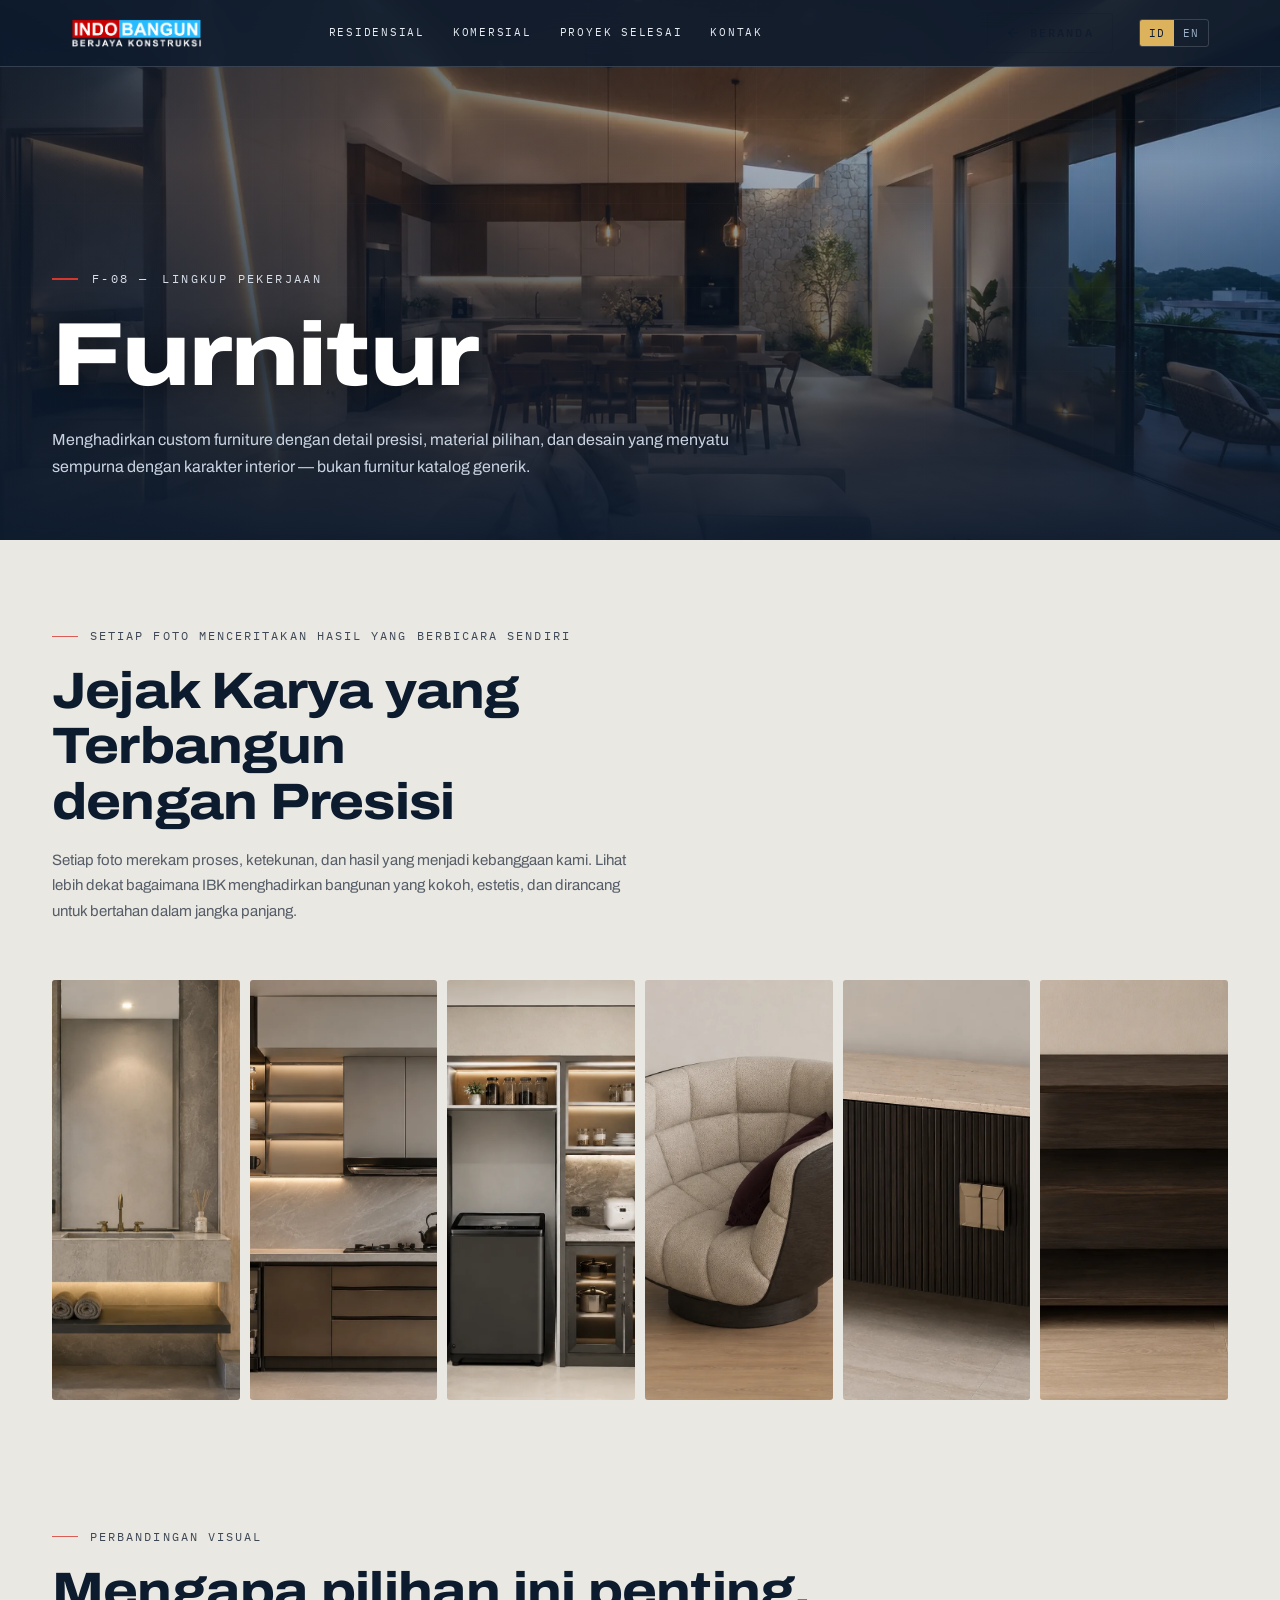
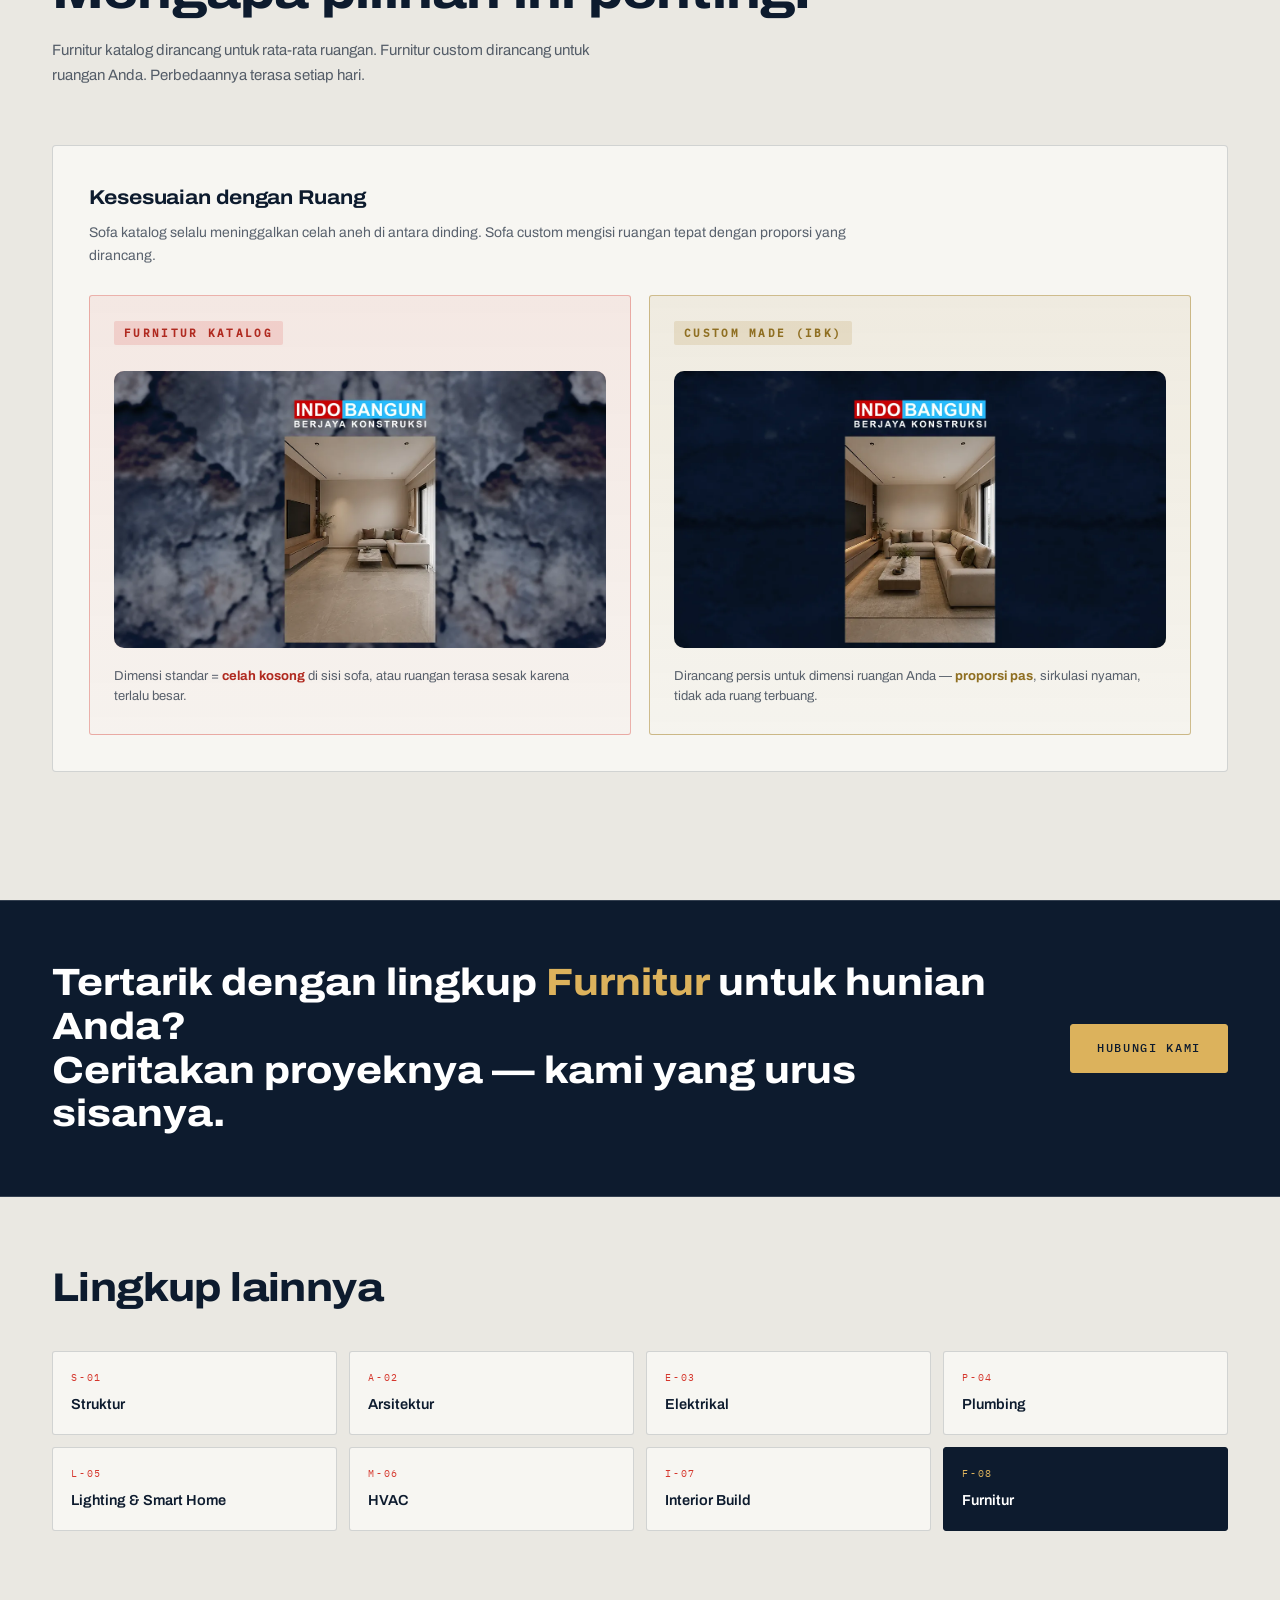
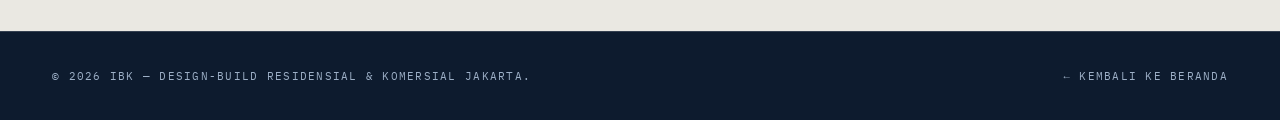
<file: scope/furnitur.html>
<!DOCTYPE html>
<html lang="id">
<head>
<meta charset="UTF-8" />
<meta name="viewport" content="width=device-width, initial-scale=1.0" />
<title>Furnitur — IBK Residensial</title>
<style>
  :root{
    --bg:#0a1832; --bg-2:#0d1e3b; --bg-3:#122448;
    --fg:#ecead8; --fg-muted:rgba(236,234,216,0.65); --fg-faint:rgba(236,234,216,0.45);
    --gold:#d4af6c; --gold-2:#c89b50;
    --bad:#e07d6a;
    --line:rgba(236,234,216,0.08); --line-strong:rgba(236,234,216,0.16);
    --card-border:rgba(212,175,108,0.18); --card-border-strong:rgba(212,175,108,0.35);
    --serif:"Cormorant Garamond","Times New Roman",serif;
    --sans:"Manrope",system-ui,-apple-system,sans-serif;
    --mono:"JetBrains Mono",ui-monospace,monospace;
  }
  *{ box-sizing:border-box; }
  html,body{ margin:0; padding:0; }
  body{ background:var(--bg); color:var(--fg); font-family:var(--sans); line-height:1.55; -webkit-font-smoothing:antialiased; }
  a{ color:inherit; text-decoration:none; }
  img{ display:block; max-width:100%; }
  .container{ width:100%; max-width:1240px; margin:0 auto; padding:0 32px; }

  .nav{
    position:fixed; top:0; left:0; right:0; z-index:60;
    padding:18px 0; background:rgba(10,24,50,0.92);
    box-shadow:0 1px 0 var(--line);
    -webkit-backdrop-filter:blur(8px); backdrop-filter:blur(8px);
  }
  .nav-inner{ display:flex; align-items:center; justify-content:space-between; gap:24px; }
  .brand{ display:flex; align-items:center; }
  .brand-logo{ height:38px; width:auto; }
  .back-link{
    display:inline-flex; align-items:center; gap:10px;
    font-size:11.5px; font-weight:600; letter-spacing:0.18em; text-transform:uppercase;
    color:var(--fg-muted);
    border:1px solid var(--line-strong);
    padding:10px 18px; border-radius:999px;
    transition:all .25s ease;
  }
  .back-link:hover{ color:var(--bg); background:var(--gold); border-color:var(--gold); }

  /* Page hero with rendering image */
  .page-hero{
    position:relative;
    min-height:540px;
    display:flex; align-items:flex-end;
    padding:140px 0 60px;
    overflow:hidden;
  }
  .page-hero-bg{
    position:absolute; inset:0;
    background-size:cover; background-position:center;
    z-index:0;
  }
  .page-hero-overlay{
    position:absolute; inset:0;
    background:
      linear-gradient(180deg, rgba(10,24,50,0.45) 0%, rgba(10,24,50,0.25) 30%, rgba(10,24,50,0.95) 100%),
      linear-gradient(90deg, rgba(10,24,50,0.6) 0%, rgba(10,24,50,0.05) 60%);
    z-index:1;
  }
  .page-hero .container{ position:relative; z-index:2; width:100%; }
  .page-num{
    font-family:var(--mono);
    font-size:12px; letter-spacing:0.28em; text-transform:uppercase;
    color:var(--gold); margin:0 0 22px;
    display:inline-flex; align-items:center; gap:14px;
  }
  .page-num::before{ content:""; width:36px; height:1px; background:var(--gold); }
  .page-title{
    font-family:var(--serif); font-style:italic; font-weight:500;
    font-size:clamp(48px, 7vw, 92px); line-height:1.02;
    letter-spacing:-0.01em; margin:0 0 24px; color:#f4f1e1; max-width:14ch;
    text-shadow:0 2px 30px rgba(0,0,0,0.45);
  }
  .page-lead{
    font-size:16px; line-height:1.7; color:rgba(236,234,216,0.85);
    margin:0; max-width:680px;
  }

  /* Comparison section */
  .compare{ padding:100px 0; }
  .compare-head{ max-width:760px; margin:0 0 56px; }
  .compare-head .eyebrow{
    font-size:11.5px; font-weight:600; letter-spacing:0.32em; color:var(--gold);
    text-transform:uppercase; margin:0 0 18px;
  }
  .compare-head h2{
    font-family:var(--serif); font-style:italic; font-weight:500;
    font-size:clamp(30px, 4vw, 52px); line-height:1.08;
    letter-spacing:-0.01em; margin:0 0 18px; color:#f4f1e1;
  }
  .compare-head p{ font-size:15px; line-height:1.7; color:var(--fg-muted); margin:0; max-width:580px; }

  .compare-item{
    background:rgba(255,255,255,0.025);
    border:1px solid var(--card-border);
    border-radius:22px;
    padding:36px;
    margin-bottom:28px;
  }
  .compare-item h3{
    font-family:var(--sans); font-weight:700; font-size:20px;
    margin:0 0 8px; color:#f4f1e1; letter-spacing:-0.005em;
  }
  .compare-item .ci-desc{
    font-size:14px; line-height:1.65; color:var(--fg-muted); margin:0 0 28px; max-width:760px;
  }
  .compare-pair{
    display:grid; grid-template-columns:1fr 1fr; gap:18px;
  }
  .compare-side{
    position:relative;
    border-radius:14px;
    padding:24px 24px 28px;
    overflow:hidden;
    min-height:280px;
    display:flex; flex-direction:column; justify-content:space-between;
  }
  .compare-side.bad{
    background:linear-gradient(180deg, rgba(224,125,106,0.08), rgba(224,125,106,0.02));
    border:1px solid rgba(224,125,106,0.28);
  }
  .compare-side.good{
    background:linear-gradient(180deg, rgba(212,175,108,0.10), rgba(212,175,108,0.02));
    border:1px solid var(--card-border-strong);
  }
  .compare-side .side-label{
    font-family:var(--mono);
    font-size:10.5px; letter-spacing:0.22em; text-transform:uppercase;
    font-weight:600;
    display:inline-flex; align-items:center; gap:8px;
    margin-bottom:18px;
  }
  .compare-side .side-label .pill{
    display:inline-block; padding:4px 10px; border-radius:999px;
  }
  .compare-side.bad .side-label .pill{ background:rgba(224,125,106,0.18); color:#f3a995; }
  .compare-side.good .side-label .pill{ background:rgba(212,175,108,0.22); color:var(--gold); }
  .compare-side .viz{
    flex:1; min-height:160px;
    display:flex; align-items:center; justify-content:center;
    margin:8px 0 18px;
    position:relative;
  }
  .compare-side .note{
    font-size:13px; line-height:1.55; color:var(--fg-muted); margin:0;
  }
  .compare-side.bad .note strong{ color:#f3a995; }
  .compare-side.good .note strong{ color:var(--gold); }

  /* Generic viz helpers */
  .viz svg{ width:100%; height:auto; max-height:180px; }

  /* ---- Animations ---- */
  @keyframes shake{
    0%,100%{ transform:translate(0,0) rotate(0); }
    20%{ transform:translate(-2px,-1px) rotate(-0.6deg); }
    40%{ transform:translate(2px,1px) rotate(0.6deg); }
    60%{ transform:translate(-1.5px,1px) rotate(-0.4deg); }
    80%{ transform:translate(1.5px,-1px) rotate(0.4deg); }
  }
  @keyframes drip{
    0%{ transform:translateY(-6px); opacity:0; }
    20%{ opacity:1; }
    100%{ transform:translateY(40px); opacity:0; }
  }
  @keyframes crack-grow{
    0%{ stroke-dashoffset:140; }
    40%{ stroke-dashoffset:0; }
    60%{ stroke-dashoffset:0; }
    100%{ stroke-dashoffset:140; }
  }
  @keyframes tilt-slow{
    0%,30%{ transform:rotate(0); }
    70%,100%{ transform:rotate(-2.2deg); }
  }
  @keyframes deflect{
    0%,30%{ transform:translateY(0); }
    70%,100%{ transform:translateY(14px); }
  }
  @keyframes peel{
    0%,30%{ transform:translateY(0) rotate(0); opacity:1; }
    70%,100%{ transform:translateY(40px) rotate(10deg); opacity:0; }
  }
  @keyframes flicker{
    0%,60%,80%,100%{ opacity:1; }
    65%{ opacity:0.25; }
    72%{ opacity:0.6; }
    78%{ opacity:0.3; }
  }
  @keyframes pulse-glow{
    0%,100%{ filter:drop-shadow(0 0 6px rgba(212,175,108,0.5)); }
    50%{ filter:drop-shadow(0 0 14px rgba(212,175,108,0.9)); }
  }
  @keyframes flow-arrow{
    0%{ transform:translateX(-30px); opacity:0; }
    20%{ opacity:1; }
    80%{ opacity:1; }
    100%{ transform:translateX(40px); opacity:0; }
  }
  @keyframes temp-bounce{
    0%,100%{ transform:translateY(0); }
    25%{ transform:translateY(-22px); }
    50%{ transform:translateY(0); }
    75%{ transform:translateY(18px); }
  }
  @keyframes scene-shift{
    0%,25%{ filter:brightness(0.5) hue-rotate(0deg); }
    35%,55%{ filter:brightness(1.0) hue-rotate(20deg); }
    65%,85%{ filter:brightness(0.75) hue-rotate(-15deg); }
    100%{ filter:brightness(0.5) hue-rotate(0deg); }
  }
  @keyframes spark{
    0%,40%,60%,100%{ opacity:0; }
    50%{ opacity:1; }
  }
  @keyframes hot-wave{
    0%,100%{ transform:translateY(0); }
    50%{ transform:translateY(-4px); }
  }
  @keyframes slow-close{
    0%,30%{ transform:rotate(20deg); }
    100%{ transform:rotate(0deg); }
  }
  @keyframes slam{
    0%,40%{ transform:rotate(35deg); }
    50%{ transform:rotate(0deg); }
    55%{ transform:rotate(-3deg); }
    60%{ transform:rotate(1deg); }
    65%,100%{ transform:rotate(0deg); }
  }

  .shake-anim{ animation:shake 1.6s ease-in-out infinite; transform-origin:center bottom; }
  .crack-anim{ stroke-dasharray:140; animation:crack-grow 3.2s ease-in-out infinite; }
  .tilt-anim{ transform-origin:bottom center; animation:tilt-slow 3.4s ease-in-out infinite alternate; }
  .deflect-anim{ animation:deflect 3s ease-in-out infinite alternate; transform-origin:center; }
  .peel-anim{ animation:peel 4s ease-in-out infinite; transform-origin:top center; }
  .drip-anim{ animation:drip 1.8s ease-in infinite; }
  .flicker-anim{ animation:flicker 2.4s ease-in-out infinite; }
  .glow-anim{ animation:pulse-glow 2.6s ease-in-out infinite; }
  .flow-anim{ animation:flow-arrow 2.4s ease-in-out infinite; }
  .temp-anim{ animation:temp-bounce 2.8s ease-in-out infinite; }
  .scene-anim{ animation:scene-shift 5s ease-in-out infinite; }
  .spark-anim{ animation:spark 1.8s ease-in-out infinite; }
  .hot-anim{ animation:hot-wave 1.6s ease-in-out infinite; }

  /* CTA + Footer + Other scopes (shared) */
  .cta-strip{
    background:var(--bg-2); border-top:1px solid var(--line); border-bottom:1px solid var(--line);
    padding:60px 0;
  }
  .cta-inner{ display:grid; grid-template-columns:1.6fr auto; gap:36px; align-items:center; }
  .cta-inner h2{
    font-family:var(--serif); font-style:italic; font-weight:500;
    font-size:clamp(26px, 3vw, 38px); line-height:1.15; margin:0; color:#f4f1e1;
  }
  .cta-inner h2 .accent{ color:var(--gold); }
  .btn{
    display:inline-flex; align-items:center; gap:10px;
    padding:14px 26px; border-radius:999px;
    font-size:12px; font-weight:700; letter-spacing:0.18em; text-transform:uppercase;
    border:1px solid var(--gold); background:var(--gold); color:var(--bg);
    transition:all .25s ease; white-space:nowrap;
  }
  .btn:hover{ background:var(--gold-2); border-color:var(--gold-2); }

  footer{ padding:36px 0; border-top:1px solid var(--line); font-size:12.5px; color:var(--fg-faint); background:#050c1f; }
  .footer-inner{ display:flex; align-items:center; justify-content:space-between; gap:24px; flex-wrap:wrap; }

  .other-scopes{ padding:60px 0 100px; }
  .other-scopes h2{ font-family:var(--serif); font-style:italic; font-weight:500;
    font-size:clamp(28px, 3.2vw, 40px); margin:0 0 32px; color:#f4f1e1; }
  .other-list{ display:grid; grid-template-columns:repeat(4, minmax(0, 1fr)); gap:12px; }
  .other-list a{
    display:flex; flex-direction:column; gap:8px;
    padding:18px; border-radius:12px;
    border:1px solid var(--card-border);
    background:rgba(255,255,255,0.025);
    transition:all .25s ease;
  }
  .other-list a:hover{ border-color:var(--card-border-strong); transform:translateY(-2px); background:rgba(255,255,255,0.045); }
  .other-list a .o-num{ font-family:var(--mono); font-size:10px; letter-spacing:0.18em; color:var(--gold); }
  .other-list a .o-name{ font-family:var(--sans); font-weight:600; font-size:14.5px; color:var(--fg); }
  .other-list a.is-current{ background:var(--gold); border-color:var(--gold); }
  .other-list a.is-current .o-num, .other-list a.is-current .o-name{ color:var(--bg); }

  @media (max-width: 820px){
    .compare-pair{ grid-template-columns:1fr; }
    .other-list{ grid-template-columns:repeat(2, minmax(0, 1fr)); }
    .cta-inner{ grid-template-columns:1fr; }
    .container{ padding:0 20px; }
    .compare-item{ padding:24px; }
    .page-hero{ min-height:420px; padding:120px 0 40px; }
    .page-title{ font-size:clamp(36px, 9vw, 56px); }
  }


  .lang-toggle{ display:inline-flex; align-items:center; gap:6px; border:1px solid var(--line-strong); border-radius:999px; padding:6px 4px; font-size:12px; font-weight:600; letter-spacing:0.08em; }
  .lang-toggle button{ border:0; background:transparent; color:var(--fg-muted); padding:4px 10px; border-radius:999px; font-weight:600; font-size:11.5px; letter-spacing:0.1em; cursor:pointer; transition:all .2s ease; }
  .lang-toggle button.is-active{ background:var(--gold); color:var(--bg); }
  .nav-cta{ display:flex; align-items:center; gap:14px; }
  @media (max-width: 520px){ .lang-toggle button{ padding:3px 8px; font-size:11px; } .back-link{ display:none; } }

  /* PROJECT ALBUM (image gallery) */
  .album{ padding:80px 0 20px; }
  .album-head{ max-width:760px; margin:0 0 56px; text-align:left; }
  .album-head .eyebrow{
    font-size:11.5px; font-weight:600; letter-spacing:0.32em; color:var(--gold);
    text-transform:uppercase; margin:0 0 18px;
  }
  .album-head h2{
    font-family:var(--serif); font-style:italic; font-weight:500;
    font-size:clamp(30px,4vw,52px); line-height:1.08; letter-spacing:-0.01em;
    margin:0 0 18px; color:#f4f1e1;
  }
  .album-head p{
    font-size:15px; line-height:1.7; color:var(--fg-muted); margin:0; max-width:580px;
  }
  .album-row{ display:flex; align-items:center; gap:10px; height:420px; width:100%;
    margin:0 auto; padding:0; }
  .album-tile{ position:relative; flex-grow:1; width:14rem; height:100%;
    border-radius:14px; overflow:hidden; transition:all .5s cubic-bezier(.4,0,.2,1); cursor:pointer; }
  .album-tile:hover{ flex-grow:6; width:100%; }
  .album-tile img{ width:100%; height:100%; object-fit:cover; object-position:center; display:block; }
  @media (max-width:720px){
    .album-row{ height:auto; flex-direction:column; gap:12px; }
    .album-tile{ width:100%; height:200px; }
    .album-tile:hover{ flex-grow:1; }
  }


  .viz.cmp-photo{ min-height:0 !important; padding:0; display:block; }
  .viz.cmp-photo img{ width:100%; height:auto; display:block; border-radius:10px; }
  .compare-side.good .viz.cmp-photo img{ box-shadow:inset 0 0 0 1px rgba(212,175,108,0.35); }
  .compare-side.bad .viz.cmp-photo img{ box-shadow:inset 0 0 0 1px rgba(224,125,106,0.35); }
</style>

<style id="presisi-skin">
  /* PRESISI re-theme: light beton chapters, ink hero/cta/footer, red annotation, brass action */
  :root{
    --bg:#EAE8E2; --bg-2:#13253E; --bg-3:#F7F6F2;
    --fg:#0D1B2E; --fg-muted:rgba(13,27,46,0.68); --fg-faint:rgba(13,27,46,0.45);
    --gold:#A8842C; --gold-2:#8F6F22;
    --line:rgba(13,27,46,0.14); --line-strong:rgba(13,27,46,0.26);
    --card-border:rgba(13,27,46,0.16); --card-border-strong:rgba(168,132,44,0.55);
    --serif:"Archivo Var","Archivo",system-ui,sans-serif;
    --sans:"Archivo Var","Archivo",system-ui,sans-serif;
    --mono:"Plex Mono",ui-monospace,monospace;
    --ink:#0D1B2E; --steel:#9DB0C7; --red:#D5372D; --brass-bright:#DCB25C;
    --font-d:"Archivo Var","Archivo",system-ui,sans-serif;
    --font-m:"Plex Mono",ui-monospace,monospace;
    --wide:125%; --mid:112%; --max:1240px; --gut:clamp(20px,4vw,56px);
    --line-inv:rgba(255,255,255,0.16);
  }
  body{ font-stretch:100%; }
  :focus-visible{ outline:2px solid var(--red); outline-offset:3px; border-radius:2px; }

  /* hero: ink with plot grid */
  .page-hero-overlay{
    background:
      linear-gradient(180deg, rgba(13,27,46,0.5) 0%, rgba(13,27,46,0.28) 30%, rgba(13,27,46,0.95) 100%),
      linear-gradient(90deg, rgba(13,27,46,0.68) 0%, rgba(13,27,46,0.08) 60%),
      repeating-linear-gradient(0deg, rgba(255,255,255,.03) 0 1px, transparent 1px 84px),
      repeating-linear-gradient(90deg, rgba(255,255,255,.03) 0 1px, transparent 1px 84px) !important;
  }
  .page-num{ font-family:var(--mono) !important; color:#D7DEE9 !important; letter-spacing:.2em !important; font-weight:400 !important; }
  .page-num::before{ background:var(--red) !important; width:26px !important; height:1.5px !important; }
  .page-title{
    font-family:var(--font-d) !important; font-style:normal !important; font-stretch:var(--wide);
    font-weight:820 !important; letter-spacing:-0.017em !important; color:#fff !important;
  }
  .page-lead{ color:#C9D3E2 !important; }

  /* headings on light chapters */
  .compare-head h2, .album-head h2, .other-scopes h2{
    font-family:var(--font-d) !important; font-style:normal !important; font-stretch:var(--mid);
    font-weight:760 !important; letter-spacing:-0.015em !important; color:var(--ink) !important;
  }
  .compare-item h3{ color:var(--ink) !important; font-stretch:var(--mid); }
  .album-head .eyebrow, .compare-head .eyebrow{
    font-family:var(--mono) !important; font-weight:400 !important; letter-spacing:.18em !important;
    color:var(--ink) !important; opacity:.78; display:inline-flex; align-items:center; gap:12px;
  }
  .album-head .eyebrow::before, .compare-head .eyebrow::before{
    content:""; width:26px; height:1.5px; background:var(--red);
  }

  /* drawing-set corners instead of soft radii */
  .compare-item{ border-radius:4px !important; background:var(--bg-3) !important; }
  .compare-side{ border-radius:3px !important; }
  .compare-side.bad{
    background:linear-gradient(180deg, rgba(213,55,45,0.07), rgba(213,55,45,0.02)) !important;
    border:1px solid rgba(213,55,45,0.35) !important;
  }
  .compare-side.good{
    background:linear-gradient(180deg, rgba(168,132,44,0.09), rgba(168,132,44,0.02)) !important;
    border:1px solid rgba(168,132,44,0.5) !important;
  }
  .compare-side.bad .side-label .pill{ background:rgba(213,55,45,0.14) !important; color:#B02A20 !important; }
  .compare-side.good .side-label .pill{ background:rgba(168,132,44,0.16) !important; color:#8F6F22 !important; }
  .compare-side .side-label .pill{ border-radius:2px !important; }
  .compare-side.bad .note strong{ color:#B02A20 !important; }
  .compare-side.good .note strong{ color:#8F6F22 !important; }
  .cmp-photo{ border-radius:3px; }

  .album-tile{ border-radius:3px; overflow:hidden; }

  /* CTA: ink chapter */
  .cta-strip{ background:var(--ink) !important; border-color:var(--line-inv) !important; }
  .cta-inner h2{
    font-family:var(--font-d) !important; font-style:normal !important; font-stretch:var(--mid);
    font-weight:760 !important; color:#fff !important;
  }
  .cta-inner h2 .accent{ color:var(--brass-bright) !important; }
  .btn{ border-radius:3px !important; font-family:var(--mono) !important; font-weight:500 !important;
    letter-spacing:.14em !important; background:var(--brass-bright) !important; border-color:var(--brass-bright) !important; color:var(--ink) !important; }
  .btn:hover{ background:#C9A045 !important; border-color:#C9A045 !important; }

  /* other scopes as sheet cards */
  .other-list a{ border-radius:3px !important; background:var(--bg-3) !important; }
  .other-list a .o-num{ color:var(--red) !important; }
  .other-list a.is-current{ background:var(--ink) !important; border-color:var(--ink) !important; }
  .other-list a.is-current .o-num{ color:var(--brass-bright) !important; }
  .other-list a.is-current .o-name{ color:#fff !important; }

  footer{ background:var(--ink) !important; border-top:1px solid var(--line-inv) !important; color:var(--steel) !important; }
  .footer-inner{ font-family:var(--mono); font-size:10.5px; letter-spacing:.12em; text-transform:uppercase; }

  .back-link{ border-radius:3px !important; font-family:var(--font-m) !important; font-weight:500 !important; }
  @media (max-width:900px){ body{ padding-bottom:76px; } }
</style>
<meta name="description" content="Lingkup furnitur IBK — furnitur custom presisi yang menyatu dengan karakter interior." />
<meta property="og:type" content="website" />
<meta property="og:title" content="IBK — Lingkup F-08" />
<meta property="og:image" content="https://ibkonstruksi.com/images/og-cover.jpg" />
<link rel="canonical" href="https://ibkonstruksi.com/scope/furnitur.html" />
<meta property="og:url" content="https://ibkonstruksi.com/scope/furnitur.html" />
<meta property="og:site_name" content="IBK — Indobangun Berjaya Konstruksi" />
<meta name="twitter:card" content="summary_large_image" />
<link rel="icon" type="image/svg+xml" href="/assets/favicon.svg" />
<link rel="preload" as="font" type="font/woff2" href="/assets/fonts/archivo-var.woff2" crossorigin />
<link rel="stylesheet" href="/assets/presisi.css" />
</head>
<body>

<header class="p-nav">
  <div class="p-nav-in">
    <a href="../index.html" aria-label="IBK — Beranda"><img src="../images/brand-logo.webp" alt="IndoBangun Berjaya Konstruksi" style="height:30px;width:auto" /></a>
    <nav class="p-links" aria-label="Utama">
      <a href="../residential.html" data-i18n="pNavRes">Residensial</a>
      <a href="../commercial.html" data-i18n="pNavCom">Komersial</a>
      <a href="../proyek-selesai.html" data-i18n="pNavProyek">Proyek Selesai</a>
      <a href="../index.html#kontak" data-i18n="pNavKontak">Kontak</a>
    </nav>
    <a class="back-link" href="../residential.html" style="margin-left:auto">
      <svg width="14" height="14" viewBox="0 0 24 24" fill="none" stroke="currentColor" stroke-width="2" stroke-linecap="round" stroke-linejoin="round" aria-hidden="true"><line x1="19" y1="12" x2="5" y2="12"/><polyline points="12 19 5 12 12 5"/></svg>
      <span data-i18n="navBack">Beranda</span>
    </a>
    <div class="p-lang" role="group" aria-label="Bahasa / Language">
      <button type="button" data-lang="id" class="on">ID</button>
      <button type="button" data-lang="en">EN</button>
    </div>
    <button class="p-burger" aria-expanded="false" aria-controls="pmenu">MENU</button>
  </div>
</header>
<nav class="p-menu" id="pmenu" aria-label="Menu seluler">
  <a href="../residential.html" data-i18n="pNavRes">Residensial</a>
  <a href="../commercial.html" data-i18n="pNavCom">Komersial</a>
  <a href="../proyek-selesai.html" data-i18n="pNavProyek">Proyek Selesai</a>
  <a href="../index.html#kontak" data-i18n="pNavKontak">Kontak</a>
</nav>

<section class="page-hero">
  <div class="page-hero-bg" style="background-image: url('../images/header-furnitur.webp')"></div>
  <div class="page-hero-overlay"></div>
  <div class="container">
    <p class="page-num">F-08 — <span data-i18n="scopeNumSuffix">Lingkup Pekerjaan</span></p>
    <h1 class="page-title" data-i18n="title">Furnitur</h1>
    <p class="page-lead" data-i18n="lead">Menghadirkan custom furniture dengan detail presisi, material pilihan, dan desain yang menyatu sempurna dengan karakter interior — bukan furnitur katalog generik.</p>
  </div>
</section>


<!-- PROJECT ALBUM -->
<section class="section album" id="album">
  <div class="container">
    <div class="album-head">
      <p class="eyebrow" data-i18n="albumEyebrow">Setiap Foto Menceritakan Hasil yang Berbicara Sendiri</p>
      <h2 data-i18n="albumTitle">Jejak Karya yang Terbangun<br/>dengan Presisi</h2>
      <p data-i18n="albumDesc">Setiap foto merekam proses, ketekunan, dan hasil yang menjadi kebanggaan kami. Lihat lebih dekat bagaimana IBK menghadirkan bangunan yang kokoh, estetis, dan dirancang untuk bertahan dalam jangka panjang.</p>
    </div>
    <div class="album-row">
      <div class="album-tile"><img src="../images/album-furnitur-1.webp" alt="album-1" loading="lazy" /></div>
      <div class="album-tile"><img src="../images/album-furnitur-2.webp" alt="album-2" loading="lazy" /></div>
      <div class="album-tile"><img src="../images/album-furnitur-3.webp" alt="album-3" loading="lazy" /></div>
      <div class="album-tile"><img src="../images/album-furnitur-4.webp" alt="album-4" loading="lazy" /></div>
      <div class="album-tile"><img src="../images/album-furnitur-5.webp" alt="album-5" loading="lazy" /></div>
      <div class="album-tile"><img src="../images/album-furnitur-6.webp" alt="album-6" loading="lazy" /></div>
    </div>
  </div>
</section>

<section class="compare">
  <div class="container">
    <div class="compare-head">
      <p class="eyebrow" data-i18n="compareEyebrow">Perbandingan Visual</p>
      <h2 data-i18n="compareTitle">Mengapa pilihan ini penting.</h2>
      <p data-i18n="compareIntro">Furnitur katalog dirancang untuk rata-rata ruangan. Furnitur custom dirancang untuk ruangan Anda. Perbedaannya terasa setiap hari.</p>
    </div>
    <div class="compare-item">
      <h3 data-i18n="item0_h">Kesesuaian dengan Ruang</h3>
      <p class="ci-desc" data-i18n="item0_d">Sofa katalog selalu meninggalkan celah aneh di antara dinding. Sofa custom mengisi ruangan tepat dengan proporsi yang dirancang.</p>
      <div class="compare-pair">
        <div class="compare-side bad">
          <div>
            <span class="side-label"><span class="pill" data-i18n="item0_badLabel">Furnitur Katalog</span></span>
            <div class="viz cmp-photo"><img src="../images/cmp-25.webp" alt="" loading="lazy" /></div>
          </div>
          <p class="note" data-i18n="item0_badNote">Dimensi standar = <strong>celah kosong</strong> di sisi sofa, atau ruangan terasa sesak karena terlalu besar.</p>
        </div>
        <div class="compare-side good">
          <div>
            <span class="side-label"><span class="pill" data-i18n="item0_goodLabel">Custom Made (IBK)</span></span>
            <div class="viz cmp-photo"><img src="../images/cmp-26.webp" alt="" loading="lazy" /></div>
          </div>
          <p class="note" data-i18n="item0_goodNote">Dirancang persis untuk dimensi ruangan Anda — <strong>proporsi pas</strong>, sirkulasi nyaman, tidak ada ruang terbuang.</p>
        </div>
      </div>
    </div>
  </div>
</section>

<section class="cta-strip">
  <div class="container cta-inner">
    <h2 data-i18n="ctaTitle">Tertarik dengan lingkup <span class="accent">Struktur</span> untuk hunian Anda?<br/>Ceritakan proyeknya — kami yang urus sisanya.</h2>
    <a class="btn" href="https://wa.me/6281389798772" target="_blank" rel="noopener" data-i18n="ctaBtn">Hubungi Kami</a>
  </div>
</section>

<section class="other-scopes">
  <div class="container">
    <h2 data-i18n="otherTitle">Lingkup lainnya</h2>
    <div class="other-list">
      <a href="struktur.html" class="">
        <span class="o-num">S-01</span>
        <span class="o-name" data-i18n="other0">Struktur</span>
      </a>
      <a href="arsitektur.html" class="">
        <span class="o-num">A-02</span>
        <span class="o-name" data-i18n="other1">Arsitektur</span>
      </a>
      <a href="elektrikal.html" class="">
        <span class="o-num">E-03</span>
        <span class="o-name" data-i18n="other2">Elektrikal</span>
      </a>
      <a href="plumbing.html" class="">
        <span class="o-num">P-04</span>
        <span class="o-name" data-i18n="other3">Plumbing</span>
      </a>
      <a href="lighting-smart-home.html" class="">
        <span class="o-num">L-05</span>
        <span class="o-name" data-i18n="other4">Lighting & Smart Home</span>
      </a>
      <a href="hvac.html" class="">
        <span class="o-num">M-06</span>
        <span class="o-name" data-i18n="other5">HVAC</span>
      </a>
      <a href="interior-build.html" class="">
        <span class="o-num">I-07</span>
        <span class="o-name" data-i18n="other6">Interior Build</span>
      </a>
      <a href="furnitur.html" class="is-current">
        <span class="o-num">F-08</span>
        <span class="o-name" data-i18n="other7">Furnitur</span>
      </a>
    </div>
  </div>
</section>

<footer>
  <div class="container footer-inner">
    <span>© 2026 IBK — <span data-i18n="footerNote">Design-Build Residensial &amp; Komersial Jakarta.</span></span>
    <a href="../residential.html" data-i18n="footerBack">← Kembali ke Beranda</a>
  </div>
</footer>

<script>
const I18N = {
  id: {"navBack":"Beranda","albumEyebrow":"Setiap Foto Menceritakan Hasil yang Berbicara Sendiri","albumTitle":"Jejak Karya yang Terbangun<br/>dengan Presisi","albumDesc":"Setiap foto merekam proses, ketekunan, dan hasil yang menjadi kebanggaan kami. Lihat lebih dekat bagaimana IBK menghadirkan bangunan yang kokoh, estetis, dan dirancang untuk bertahan dalam jangka panjang.","scopeNumSuffix":"Lingkup Pekerjaan","title":"Furnitur","lead":"Menghadirkan custom furniture dengan detail presisi, material pilihan, dan desain yang menyatu sempurna dengan karakter interior — bukan furnitur katalog generik.","compareEyebrow":"Perbandingan Visual","compareTitle":"Mengapa pilihan ini penting.","compareIntro":"Furnitur katalog dirancang untuk rata-rata ruangan. Furnitur custom dirancang untuk ruangan Anda. Perbedaannya terasa setiap hari.","ctaTitle":"Tertarik dengan lingkup <span class=\"accent\">Furnitur</span> untuk hunian Anda?<br/>Ceritakan proyeknya — kami yang urus sisanya.","ctaBtn":"Hubungi Kami","otherTitle":"Lingkup lainnya","footerNote":"Design-Build Residensial &amp; Komersial Jakarta.","footerBack":"← Kembali ke Beranda","item0_h":"Kesesuaian dengan Ruang","item0_d":"Sofa katalog selalu meninggalkan celah aneh di antara dinding. Sofa custom mengisi ruangan tepat dengan proporsi yang dirancang.","item0_badLabel":"Furnitur Katalog","item0_badNote":"Dimensi standar = <strong>celah kosong</strong> di sisi sofa, atau ruangan terasa sesak karena terlalu besar.","item0_goodLabel":"Custom Made (IBK)","item0_goodNote":"Dirancang persis untuk dimensi ruangan Anda — <strong>proporsi pas</strong>, sirkulasi nyaman, tidak ada ruang terbuang.","other0":"Struktur","other1":"Arsitektur","other2":"Elektrikal","other3":"Plumbing","other4":"Lighting & Smart Home","other5":"HVAC","other6":"Interior Build","other7":"Furnitur"},
  en: {"navBack":"Home","albumEyebrow":"Project Album","albumTitle":"Our Latest Creations","albumDesc":"A visual collection of our most recent works — each piece crafted with intention, precision, and a consistent standard.","scopeNumSuffix":"Scope of Work","title":"Furniture","lead":"Custom furniture with precise detail, premium materials, and designs that blend seamlessly with the interior character — not catalogue generic.","compareEyebrow":"Visual Comparison","compareTitle":"Why this choice matters.","compareIntro":"Catalogue furniture is designed for average rooms. Custom furniture is designed for yours. The difference is felt every day.","ctaTitle":"Interested in our <span class=\"accent\">Furniture</span> scope for your home?<br/>Tell us about the project — we will handle the rest.","ctaBtn":"Contact Us","otherTitle":"Other scopes","footerNote":"Design-Build Residential &amp; Commercial Jakarta.","footerBack":"← Back to Home","item0_h":"Room Fit","item0_d":"A catalogue sofa always leaves awkward gaps to the wall. A custom sofa fills the room with designed proportions.","item0_badLabel":"Catalogue Furniture","item0_badNote":"Standard dimensions = <strong>empty gaps</strong> beside the sofa, or a cramped room because it's too big.","item0_goodLabel":"Custom Made (IBK)","item0_goodNote":"Designed to your exact room dimensions — <strong>perfect proportion</strong>, easy circulation, no wasted space.","other0":"Structure","other1":"Architecture","other2":"Electrical","other3":"Plumbing","other4":"Lighting & Smart Home","other5":"HVAC","other6":"Interior Build","other7":"Furniture"}
};
function setLang(lang){
  if(!I18N[lang]) return;
  document.documentElement.lang = lang;
  const dict = I18N[lang];
  document.querySelectorAll("[data-i18n]").forEach(el => {
    const key = el.getAttribute("data-i18n");
    if(dict[key] != null) el.innerHTML = dict[key];
  });
  document.querySelectorAll(".lang-toggle button").forEach(b => {
    b.classList.toggle("is-active", b.dataset.lang === lang);
  });
  try { localStorage.setItem("ibk-lang", lang); } catch(e){}
}
document.querySelectorAll(".lang-toggle button").forEach(btn => {
  btn.addEventListener("click", () => setLang(btn.dataset.lang));
});
const savedLang = (() => { try { return localStorage.getItem("ibk-lang"); } catch(e){ return null; } })();
setLang(savedLang || "id");

// Update back link based on origin (residensial / commercial)
(function(){
  try {
    const origin = localStorage.getItem('ibk-scope-origin') || 'residensial';
    const link = document.querySelector('.back-link');
    if(link){
      link.href = origin === 'commercial' ? '../commercial.html' : '../residential.html';
    }
  } catch(e) {}
})();

</script>

<div class="p-wa-bar"><a class="p-btn" href="https://wa.me/6281389798772" data-i18n="pWaBar">Diskusi Proyek via WhatsApp</a></div>
<script>
Object.assign(I18N.id, {pNavRes:"Residensial", pNavCom:"Komersial", pNavProyek:"Proyek Selesai", pNavKontak:"Kontak", pWaBar:"Diskusi Proyek via WhatsApp"});
Object.assign(I18N.en, {pNavRes:"Residential", pNavCom:"Commercial", pNavProyek:"Completed Projects", pNavKontak:"Contact", pWaBar:"Discuss a Project on WhatsApp"});
try { setLang(localStorage.getItem('ibk-lang') || 'id'); } catch(e) {}
</script>
<script src="/assets/presisi.js" defer></script>
</body>
</html>
</file>
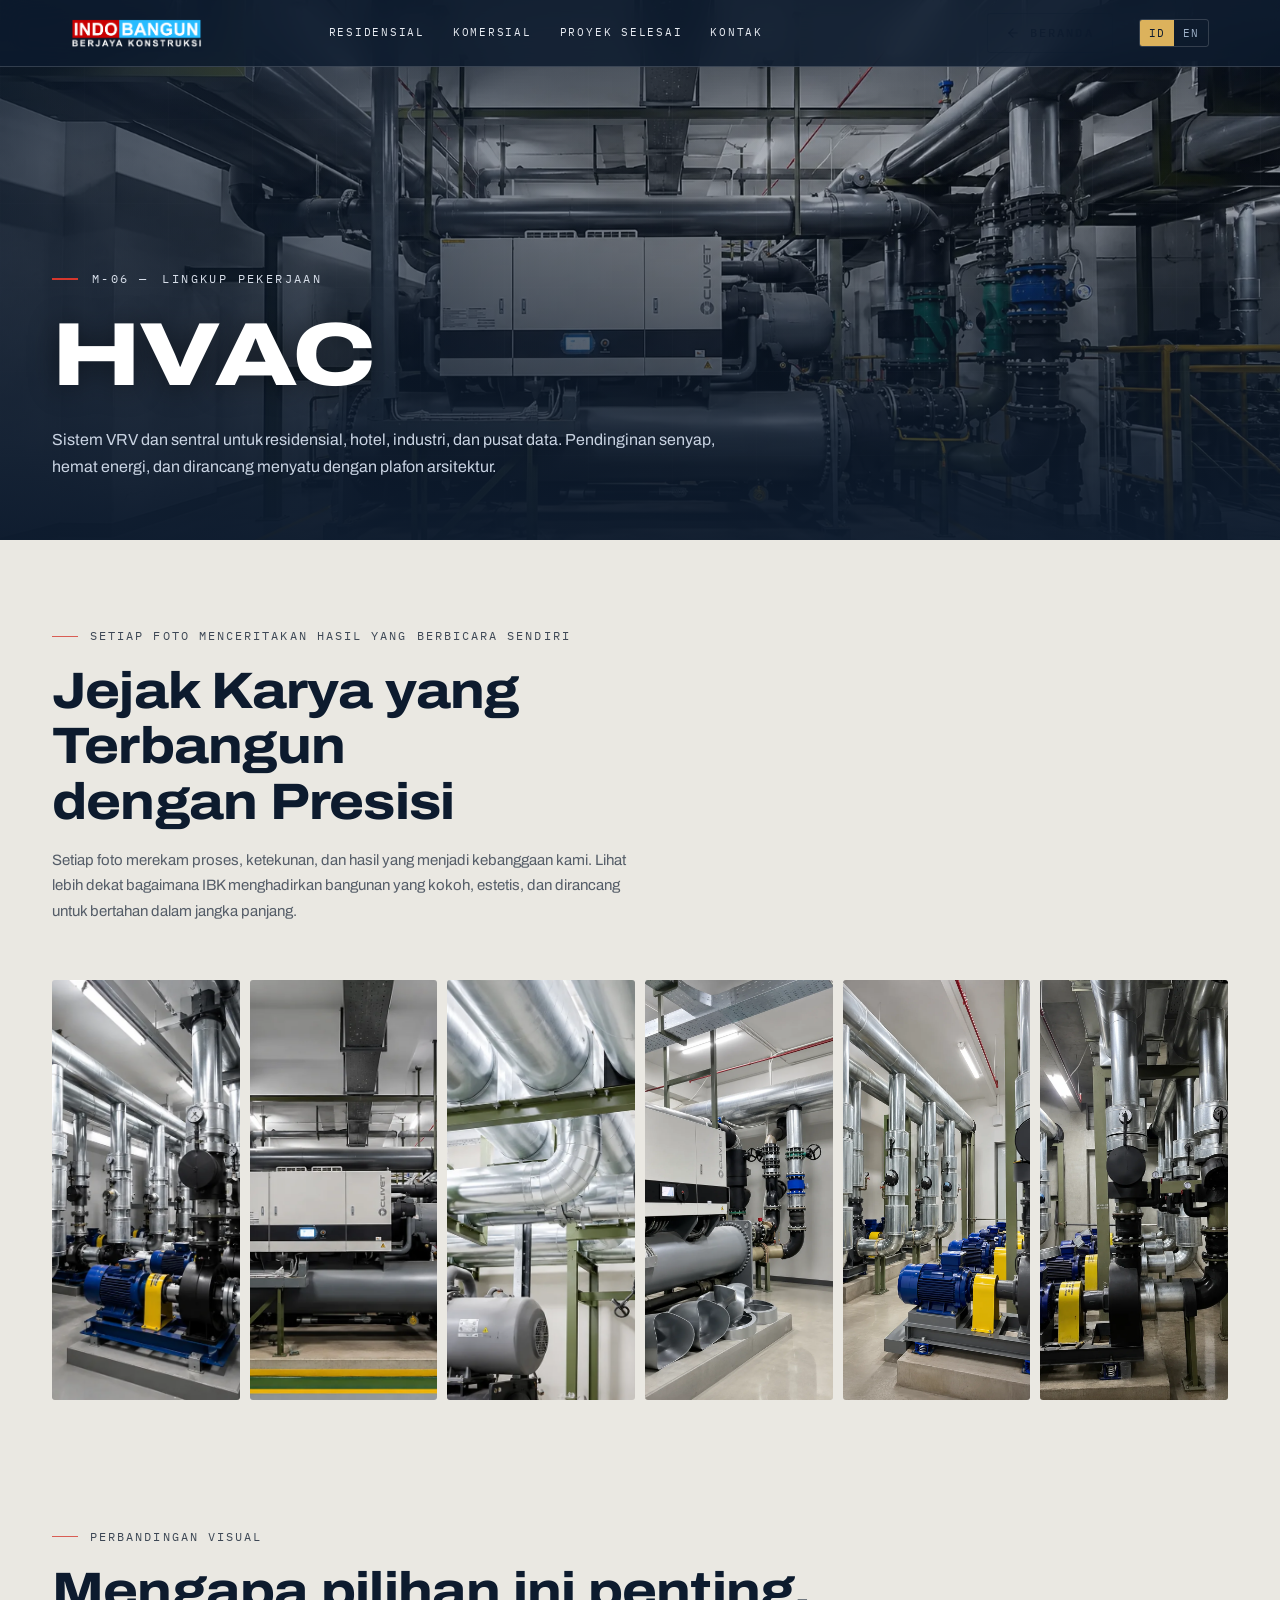
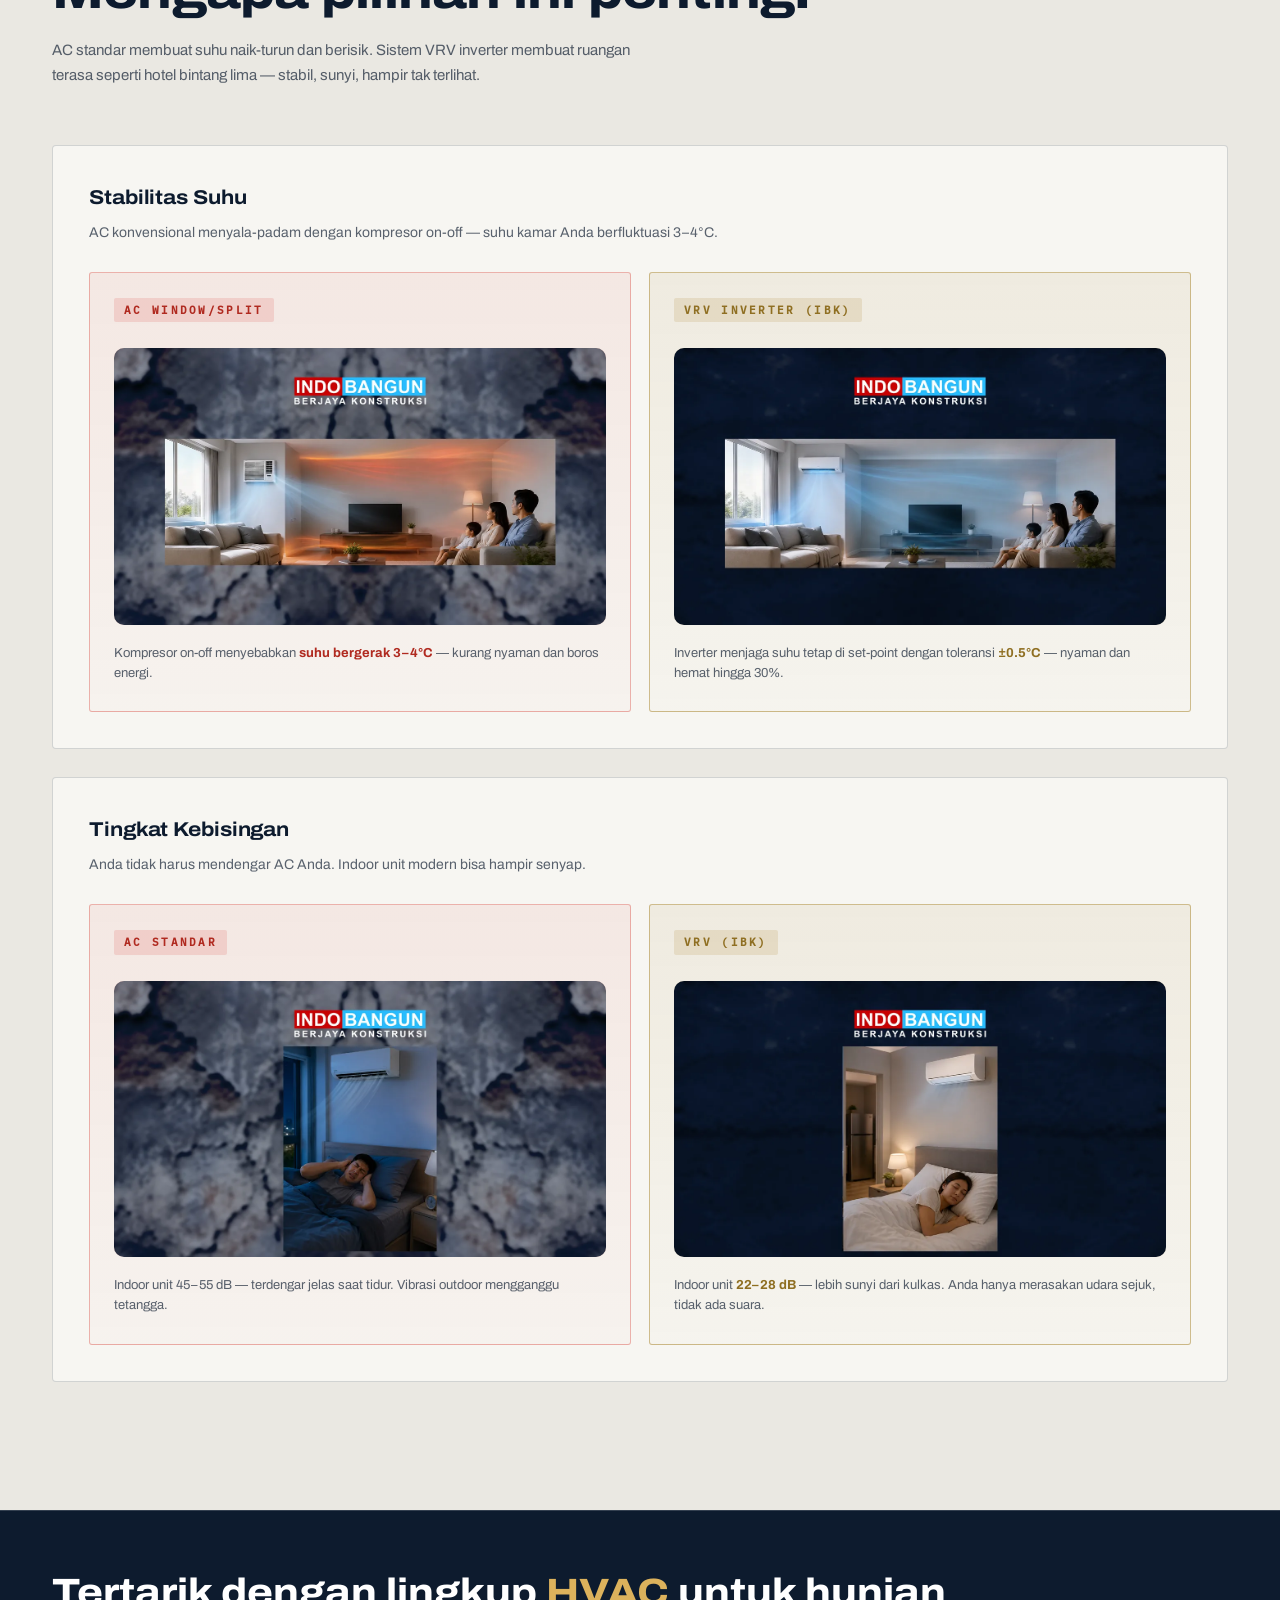
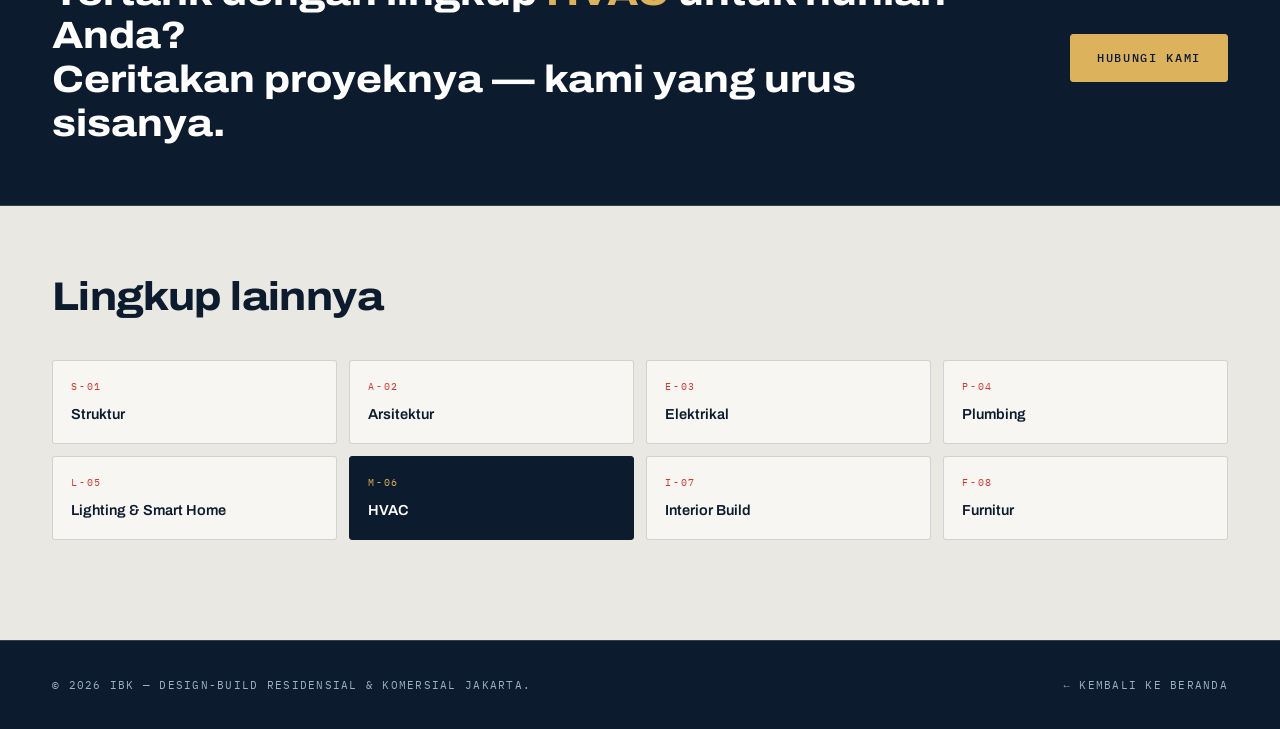
<file: scope/hvac.html>
<!DOCTYPE html>
<html lang="id">
<head>
<meta charset="UTF-8" />
<meta name="viewport" content="width=device-width, initial-scale=1.0" />
<title>HVAC — IBK Residensial</title>
<style>
  :root{
    --bg:#0a1832; --bg-2:#0d1e3b; --bg-3:#122448;
    --fg:#ecead8; --fg-muted:rgba(236,234,216,0.65); --fg-faint:rgba(236,234,216,0.45);
    --gold:#d4af6c; --gold-2:#c89b50;
    --bad:#e07d6a;
    --line:rgba(236,234,216,0.08); --line-strong:rgba(236,234,216,0.16);
    --card-border:rgba(212,175,108,0.18); --card-border-strong:rgba(212,175,108,0.35);
    --serif:"Cormorant Garamond","Times New Roman",serif;
    --sans:"Manrope",system-ui,-apple-system,sans-serif;
    --mono:"JetBrains Mono",ui-monospace,monospace;
  }
  *{ box-sizing:border-box; }
  html,body{ margin:0; padding:0; }
  body{ background:var(--bg); color:var(--fg); font-family:var(--sans); line-height:1.55; -webkit-font-smoothing:antialiased; }
  a{ color:inherit; text-decoration:none; }
  img{ display:block; max-width:100%; }
  .container{ width:100%; max-width:1240px; margin:0 auto; padding:0 32px; }

  .nav{
    position:fixed; top:0; left:0; right:0; z-index:60;
    padding:18px 0; background:rgba(10,24,50,0.92);
    box-shadow:0 1px 0 var(--line);
    -webkit-backdrop-filter:blur(8px); backdrop-filter:blur(8px);
  }
  .nav-inner{ display:flex; align-items:center; justify-content:space-between; gap:24px; }
  .brand{ display:flex; align-items:center; }
  .brand-logo{ height:38px; width:auto; }
  .back-link{
    display:inline-flex; align-items:center; gap:10px;
    font-size:11.5px; font-weight:600; letter-spacing:0.18em; text-transform:uppercase;
    color:var(--fg-muted);
    border:1px solid var(--line-strong);
    padding:10px 18px; border-radius:999px;
    transition:all .25s ease;
  }
  .back-link:hover{ color:var(--bg); background:var(--gold); border-color:var(--gold); }

  /* Page hero with rendering image */
  .page-hero{
    position:relative;
    min-height:540px;
    display:flex; align-items:flex-end;
    padding:140px 0 60px;
    overflow:hidden;
  }
  .page-hero-bg{
    position:absolute; inset:0;
    background-size:cover; background-position:center;
    z-index:0;
  }
  .page-hero-overlay{
    position:absolute; inset:0;
    background:
      linear-gradient(180deg, rgba(10,24,50,0.45) 0%, rgba(10,24,50,0.25) 30%, rgba(10,24,50,0.95) 100%),
      linear-gradient(90deg, rgba(10,24,50,0.6) 0%, rgba(10,24,50,0.05) 60%);
    z-index:1;
  }
  .page-hero .container{ position:relative; z-index:2; width:100%; }
  .page-num{
    font-family:var(--mono);
    font-size:12px; letter-spacing:0.28em; text-transform:uppercase;
    color:var(--gold); margin:0 0 22px;
    display:inline-flex; align-items:center; gap:14px;
  }
  .page-num::before{ content:""; width:36px; height:1px; background:var(--gold); }
  .page-title{
    font-family:var(--serif); font-style:italic; font-weight:500;
    font-size:clamp(48px, 7vw, 92px); line-height:1.02;
    letter-spacing:-0.01em; margin:0 0 24px; color:#f4f1e1; max-width:14ch;
    text-shadow:0 2px 30px rgba(0,0,0,0.45);
  }
  .page-lead{
    font-size:16px; line-height:1.7; color:rgba(236,234,216,0.85);
    margin:0; max-width:680px;
  }

  /* Comparison section */
  .compare{ padding:100px 0; }
  .compare-head{ max-width:760px; margin:0 0 56px; }
  .compare-head .eyebrow{
    font-size:11.5px; font-weight:600; letter-spacing:0.32em; color:var(--gold);
    text-transform:uppercase; margin:0 0 18px;
  }
  .compare-head h2{
    font-family:var(--serif); font-style:italic; font-weight:500;
    font-size:clamp(30px, 4vw, 52px); line-height:1.08;
    letter-spacing:-0.01em; margin:0 0 18px; color:#f4f1e1;
  }
  .compare-head p{ font-size:15px; line-height:1.7; color:var(--fg-muted); margin:0; max-width:580px; }

  .compare-item{
    background:rgba(255,255,255,0.025);
    border:1px solid var(--card-border);
    border-radius:22px;
    padding:36px;
    margin-bottom:28px;
  }
  .compare-item h3{
    font-family:var(--sans); font-weight:700; font-size:20px;
    margin:0 0 8px; color:#f4f1e1; letter-spacing:-0.005em;
  }
  .compare-item .ci-desc{
    font-size:14px; line-height:1.65; color:var(--fg-muted); margin:0 0 28px; max-width:760px;
  }
  .compare-pair{
    display:grid; grid-template-columns:1fr 1fr; gap:18px;
  }
  .compare-side{
    position:relative;
    border-radius:14px;
    padding:24px 24px 28px;
    overflow:hidden;
    min-height:280px;
    display:flex; flex-direction:column; justify-content:space-between;
  }
  .compare-side.bad{
    background:linear-gradient(180deg, rgba(224,125,106,0.08), rgba(224,125,106,0.02));
    border:1px solid rgba(224,125,106,0.28);
  }
  .compare-side.good{
    background:linear-gradient(180deg, rgba(212,175,108,0.10), rgba(212,175,108,0.02));
    border:1px solid var(--card-border-strong);
  }
  .compare-side .side-label{
    font-family:var(--mono);
    font-size:10.5px; letter-spacing:0.22em; text-transform:uppercase;
    font-weight:600;
    display:inline-flex; align-items:center; gap:8px;
    margin-bottom:18px;
  }
  .compare-side .side-label .pill{
    display:inline-block; padding:4px 10px; border-radius:999px;
  }
  .compare-side.bad .side-label .pill{ background:rgba(224,125,106,0.18); color:#f3a995; }
  .compare-side.good .side-label .pill{ background:rgba(212,175,108,0.22); color:var(--gold); }
  .compare-side .viz{
    flex:1; min-height:160px;
    display:flex; align-items:center; justify-content:center;
    margin:8px 0 18px;
    position:relative;
  }
  .compare-side .note{
    font-size:13px; line-height:1.55; color:var(--fg-muted); margin:0;
  }
  .compare-side.bad .note strong{ color:#f3a995; }
  .compare-side.good .note strong{ color:var(--gold); }

  /* Generic viz helpers */
  .viz svg{ width:100%; height:auto; max-height:180px; }

  /* ---- Animations ---- */
  @keyframes shake{
    0%,100%{ transform:translate(0,0) rotate(0); }
    20%{ transform:translate(-2px,-1px) rotate(-0.6deg); }
    40%{ transform:translate(2px,1px) rotate(0.6deg); }
    60%{ transform:translate(-1.5px,1px) rotate(-0.4deg); }
    80%{ transform:translate(1.5px,-1px) rotate(0.4deg); }
  }
  @keyframes drip{
    0%{ transform:translateY(-6px); opacity:0; }
    20%{ opacity:1; }
    100%{ transform:translateY(40px); opacity:0; }
  }
  @keyframes crack-grow{
    0%{ stroke-dashoffset:140; }
    40%{ stroke-dashoffset:0; }
    60%{ stroke-dashoffset:0; }
    100%{ stroke-dashoffset:140; }
  }
  @keyframes tilt-slow{
    0%,30%{ transform:rotate(0); }
    70%,100%{ transform:rotate(-2.2deg); }
  }
  @keyframes deflect{
    0%,30%{ transform:translateY(0); }
    70%,100%{ transform:translateY(14px); }
  }
  @keyframes peel{
    0%,30%{ transform:translateY(0) rotate(0); opacity:1; }
    70%,100%{ transform:translateY(40px) rotate(10deg); opacity:0; }
  }
  @keyframes flicker{
    0%,60%,80%,100%{ opacity:1; }
    65%{ opacity:0.25; }
    72%{ opacity:0.6; }
    78%{ opacity:0.3; }
  }
  @keyframes pulse-glow{
    0%,100%{ filter:drop-shadow(0 0 6px rgba(212,175,108,0.5)); }
    50%{ filter:drop-shadow(0 0 14px rgba(212,175,108,0.9)); }
  }
  @keyframes flow-arrow{
    0%{ transform:translateX(-30px); opacity:0; }
    20%{ opacity:1; }
    80%{ opacity:1; }
    100%{ transform:translateX(40px); opacity:0; }
  }
  @keyframes temp-bounce{
    0%,100%{ transform:translateY(0); }
    25%{ transform:translateY(-22px); }
    50%{ transform:translateY(0); }
    75%{ transform:translateY(18px); }
  }
  @keyframes scene-shift{
    0%,25%{ filter:brightness(0.5) hue-rotate(0deg); }
    35%,55%{ filter:brightness(1.0) hue-rotate(20deg); }
    65%,85%{ filter:brightness(0.75) hue-rotate(-15deg); }
    100%{ filter:brightness(0.5) hue-rotate(0deg); }
  }
  @keyframes spark{
    0%,40%,60%,100%{ opacity:0; }
    50%{ opacity:1; }
  }
  @keyframes hot-wave{
    0%,100%{ transform:translateY(0); }
    50%{ transform:translateY(-4px); }
  }
  @keyframes slow-close{
    0%,30%{ transform:rotate(20deg); }
    100%{ transform:rotate(0deg); }
  }
  @keyframes slam{
    0%,40%{ transform:rotate(35deg); }
    50%{ transform:rotate(0deg); }
    55%{ transform:rotate(-3deg); }
    60%{ transform:rotate(1deg); }
    65%,100%{ transform:rotate(0deg); }
  }

  .shake-anim{ animation:shake 1.6s ease-in-out infinite; transform-origin:center bottom; }
  .crack-anim{ stroke-dasharray:140; animation:crack-grow 3.2s ease-in-out infinite; }
  .tilt-anim{ transform-origin:bottom center; animation:tilt-slow 3.4s ease-in-out infinite alternate; }
  .deflect-anim{ animation:deflect 3s ease-in-out infinite alternate; transform-origin:center; }
  .peel-anim{ animation:peel 4s ease-in-out infinite; transform-origin:top center; }
  .drip-anim{ animation:drip 1.8s ease-in infinite; }
  .flicker-anim{ animation:flicker 2.4s ease-in-out infinite; }
  .glow-anim{ animation:pulse-glow 2.6s ease-in-out infinite; }
  .flow-anim{ animation:flow-arrow 2.4s ease-in-out infinite; }
  .temp-anim{ animation:temp-bounce 2.8s ease-in-out infinite; }
  .scene-anim{ animation:scene-shift 5s ease-in-out infinite; }
  .spark-anim{ animation:spark 1.8s ease-in-out infinite; }
  .hot-anim{ animation:hot-wave 1.6s ease-in-out infinite; }

  /* CTA + Footer + Other scopes (shared) */
  .cta-strip{
    background:var(--bg-2); border-top:1px solid var(--line); border-bottom:1px solid var(--line);
    padding:60px 0;
  }
  .cta-inner{ display:grid; grid-template-columns:1.6fr auto; gap:36px; align-items:center; }
  .cta-inner h2{
    font-family:var(--serif); font-style:italic; font-weight:500;
    font-size:clamp(26px, 3vw, 38px); line-height:1.15; margin:0; color:#f4f1e1;
  }
  .cta-inner h2 .accent{ color:var(--gold); }
  .btn{
    display:inline-flex; align-items:center; gap:10px;
    padding:14px 26px; border-radius:999px;
    font-size:12px; font-weight:700; letter-spacing:0.18em; text-transform:uppercase;
    border:1px solid var(--gold); background:var(--gold); color:var(--bg);
    transition:all .25s ease; white-space:nowrap;
  }
  .btn:hover{ background:var(--gold-2); border-color:var(--gold-2); }

  footer{ padding:36px 0; border-top:1px solid var(--line); font-size:12.5px; color:var(--fg-faint); background:#050c1f; }
  .footer-inner{ display:flex; align-items:center; justify-content:space-between; gap:24px; flex-wrap:wrap; }

  .other-scopes{ padding:60px 0 100px; }
  .other-scopes h2{ font-family:var(--serif); font-style:italic; font-weight:500;
    font-size:clamp(28px, 3.2vw, 40px); margin:0 0 32px; color:#f4f1e1; }
  .other-list{ display:grid; grid-template-columns:repeat(4, minmax(0, 1fr)); gap:12px; }
  .other-list a{
    display:flex; flex-direction:column; gap:8px;
    padding:18px; border-radius:12px;
    border:1px solid var(--card-border);
    background:rgba(255,255,255,0.025);
    transition:all .25s ease;
  }
  .other-list a:hover{ border-color:var(--card-border-strong); transform:translateY(-2px); background:rgba(255,255,255,0.045); }
  .other-list a .o-num{ font-family:var(--mono); font-size:10px; letter-spacing:0.18em; color:var(--gold); }
  .other-list a .o-name{ font-family:var(--sans); font-weight:600; font-size:14.5px; color:var(--fg); }
  .other-list a.is-current{ background:var(--gold); border-color:var(--gold); }
  .other-list a.is-current .o-num, .other-list a.is-current .o-name{ color:var(--bg); }

  @media (max-width: 820px){
    .compare-pair{ grid-template-columns:1fr; }
    .other-list{ grid-template-columns:repeat(2, minmax(0, 1fr)); }
    .cta-inner{ grid-template-columns:1fr; }
    .container{ padding:0 20px; }
    .compare-item{ padding:24px; }
    .page-hero{ min-height:420px; padding:120px 0 40px; }
    .page-title{ font-size:clamp(36px, 9vw, 56px); }
  }


  .lang-toggle{ display:inline-flex; align-items:center; gap:6px; border:1px solid var(--line-strong); border-radius:999px; padding:6px 4px; font-size:12px; font-weight:600; letter-spacing:0.08em; }
  .lang-toggle button{ border:0; background:transparent; color:var(--fg-muted); padding:4px 10px; border-radius:999px; font-weight:600; font-size:11.5px; letter-spacing:0.1em; cursor:pointer; transition:all .2s ease; }
  .lang-toggle button.is-active{ background:var(--gold); color:var(--bg); }
  .nav-cta{ display:flex; align-items:center; gap:14px; }
  @media (max-width: 520px){ .lang-toggle button{ padding:3px 8px; font-size:11px; } .back-link{ display:none; } }

  /* PROJECT ALBUM (image gallery) */
  .album{ padding:80px 0 20px; }
  .album-head{ max-width:760px; margin:0 0 56px; text-align:left; }
  .album-head .eyebrow{
    font-size:11.5px; font-weight:600; letter-spacing:0.32em; color:var(--gold);
    text-transform:uppercase; margin:0 0 18px;
  }
  .album-head h2{
    font-family:var(--serif); font-style:italic; font-weight:500;
    font-size:clamp(30px,4vw,52px); line-height:1.08; letter-spacing:-0.01em;
    margin:0 0 18px; color:#f4f1e1;
  }
  .album-head p{
    font-size:15px; line-height:1.7; color:var(--fg-muted); margin:0; max-width:580px;
  }
  .album-row{ display:flex; align-items:center; gap:10px; height:420px; width:100%;
    margin:0 auto; padding:0; }
  .album-tile{ position:relative; flex-grow:1; width:14rem; height:100%;
    border-radius:14px; overflow:hidden; transition:all .5s cubic-bezier(.4,0,.2,1); cursor:pointer; }
  .album-tile:hover{ flex-grow:6; width:100%; }
  .album-tile img{ width:100%; height:100%; object-fit:cover; object-position:center; display:block; }
  @media (max-width:720px){
    .album-row{ height:auto; flex-direction:column; gap:12px; }
    .album-tile{ width:100%; height:200px; }
    .album-tile:hover{ flex-grow:1; }
  }


  .viz.cmp-photo{ min-height:0 !important; padding:0; display:block; }
  .viz.cmp-photo img{ width:100%; height:auto; display:block; border-radius:10px; }
  .compare-side.good .viz.cmp-photo img{ box-shadow:inset 0 0 0 1px rgba(212,175,108,0.35); }
  .compare-side.bad .viz.cmp-photo img{ box-shadow:inset 0 0 0 1px rgba(224,125,106,0.35); }
</style>

<style id="presisi-skin">
  /* PRESISI re-theme: light beton chapters, ink hero/cta/footer, red annotation, brass action */
  :root{
    --bg:#EAE8E2; --bg-2:#13253E; --bg-3:#F7F6F2;
    --fg:#0D1B2E; --fg-muted:rgba(13,27,46,0.68); --fg-faint:rgba(13,27,46,0.45);
    --gold:#A8842C; --gold-2:#8F6F22;
    --line:rgba(13,27,46,0.14); --line-strong:rgba(13,27,46,0.26);
    --card-border:rgba(13,27,46,0.16); --card-border-strong:rgba(168,132,44,0.55);
    --serif:"Archivo Var","Archivo",system-ui,sans-serif;
    --sans:"Archivo Var","Archivo",system-ui,sans-serif;
    --mono:"Plex Mono",ui-monospace,monospace;
    --ink:#0D1B2E; --steel:#9DB0C7; --red:#D5372D; --brass-bright:#DCB25C;
    --font-d:"Archivo Var","Archivo",system-ui,sans-serif;
    --font-m:"Plex Mono",ui-monospace,monospace;
    --wide:125%; --mid:112%; --max:1240px; --gut:clamp(20px,4vw,56px);
    --line-inv:rgba(255,255,255,0.16);
  }
  body{ font-stretch:100%; }
  :focus-visible{ outline:2px solid var(--red); outline-offset:3px; border-radius:2px; }

  /* hero: ink with plot grid */
  .page-hero-overlay{
    background:
      linear-gradient(180deg, rgba(13,27,46,0.5) 0%, rgba(13,27,46,0.28) 30%, rgba(13,27,46,0.95) 100%),
      linear-gradient(90deg, rgba(13,27,46,0.68) 0%, rgba(13,27,46,0.08) 60%),
      repeating-linear-gradient(0deg, rgba(255,255,255,.03) 0 1px, transparent 1px 84px),
      repeating-linear-gradient(90deg, rgba(255,255,255,.03) 0 1px, transparent 1px 84px) !important;
  }
  .page-num{ font-family:var(--mono) !important; color:#D7DEE9 !important; letter-spacing:.2em !important; font-weight:400 !important; }
  .page-num::before{ background:var(--red) !important; width:26px !important; height:1.5px !important; }
  .page-title{
    font-family:var(--font-d) !important; font-style:normal !important; font-stretch:var(--wide);
    font-weight:820 !important; letter-spacing:-0.017em !important; color:#fff !important;
  }
  .page-lead{ color:#C9D3E2 !important; }

  /* headings on light chapters */
  .compare-head h2, .album-head h2, .other-scopes h2{
    font-family:var(--font-d) !important; font-style:normal !important; font-stretch:var(--mid);
    font-weight:760 !important; letter-spacing:-0.015em !important; color:var(--ink) !important;
  }
  .compare-item h3{ color:var(--ink) !important; font-stretch:var(--mid); }
  .album-head .eyebrow, .compare-head .eyebrow{
    font-family:var(--mono) !important; font-weight:400 !important; letter-spacing:.18em !important;
    color:var(--ink) !important; opacity:.78; display:inline-flex; align-items:center; gap:12px;
  }
  .album-head .eyebrow::before, .compare-head .eyebrow::before{
    content:""; width:26px; height:1.5px; background:var(--red);
  }

  /* drawing-set corners instead of soft radii */
  .compare-item{ border-radius:4px !important; background:var(--bg-3) !important; }
  .compare-side{ border-radius:3px !important; }
  .compare-side.bad{
    background:linear-gradient(180deg, rgba(213,55,45,0.07), rgba(213,55,45,0.02)) !important;
    border:1px solid rgba(213,55,45,0.35) !important;
  }
  .compare-side.good{
    background:linear-gradient(180deg, rgba(168,132,44,0.09), rgba(168,132,44,0.02)) !important;
    border:1px solid rgba(168,132,44,0.5) !important;
  }
  .compare-side.bad .side-label .pill{ background:rgba(213,55,45,0.14) !important; color:#B02A20 !important; }
  .compare-side.good .side-label .pill{ background:rgba(168,132,44,0.16) !important; color:#8F6F22 !important; }
  .compare-side .side-label .pill{ border-radius:2px !important; }
  .compare-side.bad .note strong{ color:#B02A20 !important; }
  .compare-side.good .note strong{ color:#8F6F22 !important; }
  .cmp-photo{ border-radius:3px; }

  .album-tile{ border-radius:3px; overflow:hidden; }

  /* CTA: ink chapter */
  .cta-strip{ background:var(--ink) !important; border-color:var(--line-inv) !important; }
  .cta-inner h2{
    font-family:var(--font-d) !important; font-style:normal !important; font-stretch:var(--mid);
    font-weight:760 !important; color:#fff !important;
  }
  .cta-inner h2 .accent{ color:var(--brass-bright) !important; }
  .btn{ border-radius:3px !important; font-family:var(--mono) !important; font-weight:500 !important;
    letter-spacing:.14em !important; background:var(--brass-bright) !important; border-color:var(--brass-bright) !important; color:var(--ink) !important; }
  .btn:hover{ background:#C9A045 !important; border-color:#C9A045 !important; }

  /* other scopes as sheet cards */
  .other-list a{ border-radius:3px !important; background:var(--bg-3) !important; }
  .other-list a .o-num{ color:var(--red) !important; }
  .other-list a.is-current{ background:var(--ink) !important; border-color:var(--ink) !important; }
  .other-list a.is-current .o-num{ color:var(--brass-bright) !important; }
  .other-list a.is-current .o-name{ color:#fff !important; }

  footer{ background:var(--ink) !important; border-top:1px solid var(--line-inv) !important; color:var(--steel) !important; }
  .footer-inner{ font-family:var(--mono); font-size:10.5px; letter-spacing:.12em; text-transform:uppercase; }

  .back-link{ border-radius:3px !important; font-family:var(--font-m) !important; font-weight:500 !important; }
  @media (max-width:900px){ body{ padding-bottom:76px; } }
</style>
<meta name="description" content="Lingkup HVAC IBK — sistem VRV dan sentral untuk residensial, hotel, industri, dan pusat data." />
<meta property="og:type" content="website" />
<meta property="og:title" content="IBK — Lingkup M-06" />
<meta property="og:image" content="https://ibkonstruksi.com/images/og-cover.jpg" />
<link rel="canonical" href="https://ibkonstruksi.com/scope/hvac.html" />
<meta property="og:url" content="https://ibkonstruksi.com/scope/hvac.html" />
<meta property="og:site_name" content="IBK — Indobangun Berjaya Konstruksi" />
<meta name="twitter:card" content="summary_large_image" />
<link rel="icon" type="image/svg+xml" href="/assets/favicon.svg" />
<link rel="preload" as="font" type="font/woff2" href="/assets/fonts/archivo-var.woff2" crossorigin />
<link rel="stylesheet" href="/assets/presisi.css" />
</head>
<body>

<header class="p-nav">
  <div class="p-nav-in">
    <a href="../index.html" aria-label="IBK — Beranda"><img src="../images/brand-logo.webp" alt="IndoBangun Berjaya Konstruksi" style="height:30px;width:auto" /></a>
    <nav class="p-links" aria-label="Utama">
      <a href="../residential.html" data-i18n="pNavRes">Residensial</a>
      <a href="../commercial.html" data-i18n="pNavCom">Komersial</a>
      <a href="../proyek-selesai.html" data-i18n="pNavProyek">Proyek Selesai</a>
      <a href="../index.html#kontak" data-i18n="pNavKontak">Kontak</a>
    </nav>
    <a class="back-link" href="../residential.html" style="margin-left:auto">
      <svg width="14" height="14" viewBox="0 0 24 24" fill="none" stroke="currentColor" stroke-width="2" stroke-linecap="round" stroke-linejoin="round" aria-hidden="true"><line x1="19" y1="12" x2="5" y2="12"/><polyline points="12 19 5 12 12 5"/></svg>
      <span data-i18n="navBack">Beranda</span>
    </a>
    <div class="p-lang" role="group" aria-label="Bahasa / Language">
      <button type="button" data-lang="id" class="on">ID</button>
      <button type="button" data-lang="en">EN</button>
    </div>
    <button class="p-burger" aria-expanded="false" aria-controls="pmenu">MENU</button>
  </div>
</header>
<nav class="p-menu" id="pmenu" aria-label="Menu seluler">
  <a href="../residential.html" data-i18n="pNavRes">Residensial</a>
  <a href="../commercial.html" data-i18n="pNavCom">Komersial</a>
  <a href="../proyek-selesai.html" data-i18n="pNavProyek">Proyek Selesai</a>
  <a href="../index.html#kontak" data-i18n="pNavKontak">Kontak</a>
</nav>

<section class="page-hero">
  <div class="page-hero-bg" style="background-image: url('../images/header-hvac.webp')"></div>
  <div class="page-hero-overlay"></div>
  <div class="container">
    <p class="page-num">M-06 — <span data-i18n="scopeNumSuffix">Lingkup Pekerjaan</span></p>
    <h1 class="page-title" data-i18n="title">HVAC</h1>
    <p class="page-lead" data-i18n="lead">Sistem VRV dan sentral untuk residensial, hotel, industri, dan pusat data. Pendinginan senyap, hemat energi, dan dirancang menyatu dengan plafon arsitektur.</p>
  </div>
</section>


<!-- PROJECT ALBUM -->
<section class="section album" id="album">
  <div class="container">
    <div class="album-head">
      <p class="eyebrow" data-i18n="albumEyebrow">Setiap Foto Menceritakan Hasil yang Berbicara Sendiri</p>
      <h2 data-i18n="albumTitle">Jejak Karya yang Terbangun<br/>dengan Presisi</h2>
      <p data-i18n="albumDesc">Setiap foto merekam proses, ketekunan, dan hasil yang menjadi kebanggaan kami. Lihat lebih dekat bagaimana IBK menghadirkan bangunan yang kokoh, estetis, dan dirancang untuk bertahan dalam jangka panjang.</p>
    </div>
    <div class="album-row">
      <div class="album-tile"><img src="../images/album-hvac-1.webp" alt="album-1" loading="lazy" /></div>
      <div class="album-tile"><img src="../images/album-hvac-2.webp" alt="album-2" loading="lazy" /></div>
      <div class="album-tile"><img src="../images/album-hvac-3.webp" alt="album-3" loading="lazy" /></div>
      <div class="album-tile"><img src="../images/album-hvac-4.webp" alt="album-4" loading="lazy" /></div>
      <div class="album-tile"><img src="../images/album-hvac-5.webp" alt="album-5" loading="lazy" /></div>
      <div class="album-tile"><img src="../images/album-hvac-6.webp" alt="album-6" loading="lazy" /></div>
    </div>
  </div>
</section>

<section class="compare">
  <div class="container">
    <div class="compare-head">
      <p class="eyebrow" data-i18n="compareEyebrow">Perbandingan Visual</p>
      <h2 data-i18n="compareTitle">Mengapa pilihan ini penting.</h2>
      <p data-i18n="compareIntro">AC standar membuat suhu naik-turun dan berisik. Sistem VRV inverter membuat ruangan terasa seperti hotel bintang lima — stabil, sunyi, hampir tak terlihat.</p>
    </div>
    <div class="compare-item">
      <h3 data-i18n="item0_h">Stabilitas Suhu</h3>
      <p class="ci-desc" data-i18n="item0_d">AC konvensional menyala-padam dengan kompresor on-off — suhu kamar Anda berfluktuasi 3–4°C.</p>
      <div class="compare-pair">
        <div class="compare-side bad">
          <div>
            <span class="side-label"><span class="pill" data-i18n="item0_badLabel">AC Window/Split</span></span>
            <div class="viz cmp-photo"><img src="../images/cmp-17.webp" alt="" loading="lazy" /></div>
          </div>
          <p class="note" data-i18n="item0_badNote">Kompresor on-off menyebabkan <strong>suhu bergerak 3–4°C</strong> — kurang nyaman dan boros energi.</p>
        </div>
        <div class="compare-side good">
          <div>
            <span class="side-label"><span class="pill" data-i18n="item0_goodLabel">VRV Inverter (IBK)</span></span>
            <div class="viz cmp-photo"><img src="../images/cmp-18.webp" alt="" loading="lazy" /></div>
          </div>
          <p class="note" data-i18n="item0_goodNote">Inverter menjaga suhu tetap di set-point dengan toleransi <strong>±0.5°C</strong> — nyaman dan hemat hingga 30%.</p>
        </div>
      </div>
    </div>
    <div class="compare-item">
      <h3 data-i18n="item1_h">Tingkat Kebisingan</h3>
      <p class="ci-desc" data-i18n="item1_d">Anda tidak harus mendengar AC Anda. Indoor unit modern bisa hampir senyap.</p>
      <div class="compare-pair">
        <div class="compare-side bad">
          <div>
            <span class="side-label"><span class="pill" data-i18n="item1_badLabel">AC Standar</span></span>
            <div class="viz cmp-photo"><img src="../images/cmp-19.webp" alt="" loading="lazy" /></div>
          </div>
          <p class="note" data-i18n="item1_badNote">Indoor unit 45–55 dB — terdengar jelas saat tidur. Vibrasi outdoor mengganggu tetangga.</p>
        </div>
        <div class="compare-side good">
          <div>
            <span class="side-label"><span class="pill" data-i18n="item1_goodLabel">VRV (IBK)</span></span>
            <div class="viz cmp-photo"><img src="../images/cmp-20.webp" alt="" loading="lazy" /></div>
          </div>
          <p class="note" data-i18n="item1_goodNote">Indoor unit <strong>22–28 dB</strong> — lebih sunyi dari kulkas. Anda hanya merasakan udara sejuk, tidak ada suara.</p>
        </div>
      </div>
    </div>
  </div>
</section>

<section class="cta-strip">
  <div class="container cta-inner">
    <h2 data-i18n="ctaTitle">Tertarik dengan lingkup <span class="accent">Struktur</span> untuk hunian Anda?<br/>Ceritakan proyeknya — kami yang urus sisanya.</h2>
    <a class="btn" href="https://wa.me/6281389798772" target="_blank" rel="noopener" data-i18n="ctaBtn">Hubungi Kami</a>
  </div>
</section>

<section class="other-scopes">
  <div class="container">
    <h2 data-i18n="otherTitle">Lingkup lainnya</h2>
    <div class="other-list">
      <a href="struktur.html" class="">
        <span class="o-num">S-01</span>
        <span class="o-name" data-i18n="other0">Struktur</span>
      </a>
      <a href="arsitektur.html" class="">
        <span class="o-num">A-02</span>
        <span class="o-name" data-i18n="other1">Arsitektur</span>
      </a>
      <a href="elektrikal.html" class="">
        <span class="o-num">E-03</span>
        <span class="o-name" data-i18n="other2">Elektrikal</span>
      </a>
      <a href="plumbing.html" class="">
        <span class="o-num">P-04</span>
        <span class="o-name" data-i18n="other3">Plumbing</span>
      </a>
      <a href="lighting-smart-home.html" class="">
        <span class="o-num">L-05</span>
        <span class="o-name" data-i18n="other4">Lighting & Smart Home</span>
      </a>
      <a href="hvac.html" class="is-current">
        <span class="o-num">M-06</span>
        <span class="o-name" data-i18n="other5">HVAC</span>
      </a>
      <a href="interior-build.html" class="">
        <span class="o-num">I-07</span>
        <span class="o-name" data-i18n="other6">Interior Build</span>
      </a>
      <a href="furnitur.html" class="">
        <span class="o-num">F-08</span>
        <span class="o-name" data-i18n="other7">Furnitur</span>
      </a>
    </div>
  </div>
</section>

<footer>
  <div class="container footer-inner">
    <span>© 2026 IBK — <span data-i18n="footerNote">Design-Build Residensial &amp; Komersial Jakarta.</span></span>
    <a href="../residential.html" data-i18n="footerBack">← Kembali ke Beranda</a>
  </div>
</footer>

<script>
const I18N = {
  id: {"navBack":"Beranda","albumEyebrow":"Setiap Foto Menceritakan Hasil yang Berbicara Sendiri","albumTitle":"Jejak Karya yang Terbangun<br/>dengan Presisi","albumDesc":"Setiap foto merekam proses, ketekunan, dan hasil yang menjadi kebanggaan kami. Lihat lebih dekat bagaimana IBK menghadirkan bangunan yang kokoh, estetis, dan dirancang untuk bertahan dalam jangka panjang.","scopeNumSuffix":"Lingkup Pekerjaan","title":"HVAC","lead":"Sistem VRV dan sentral untuk residensial, hotel, industri, dan pusat data. Pendinginan senyap, hemat energi, dan dirancang menyatu dengan plafon arsitektur.","compareEyebrow":"Perbandingan Visual","compareTitle":"Mengapa pilihan ini penting.","compareIntro":"AC standar membuat suhu naik-turun dan berisik. Sistem VRV inverter membuat ruangan terasa seperti hotel bintang lima — stabil, sunyi, hampir tak terlihat.","ctaTitle":"Tertarik dengan lingkup <span class=\"accent\">HVAC</span> untuk hunian Anda?<br/>Ceritakan proyeknya — kami yang urus sisanya.","ctaBtn":"Hubungi Kami","otherTitle":"Lingkup lainnya","footerNote":"Design-Build Residensial &amp; Komersial Jakarta.","footerBack":"← Kembali ke Beranda","item0_h":"Stabilitas Suhu","item0_d":"AC konvensional menyala-padam dengan kompresor on-off — suhu kamar Anda berfluktuasi 3–4°C.","item0_badLabel":"AC Window/Split","item0_badNote":"Kompresor on-off menyebabkan <strong>suhu bergerak 3–4°C</strong> — kurang nyaman dan boros energi.","item0_goodLabel":"VRV Inverter (IBK)","item0_goodNote":"Inverter menjaga suhu tetap di set-point dengan toleransi <strong>±0.5°C</strong> — nyaman dan hemat hingga 30%.","item1_h":"Tingkat Kebisingan","item1_d":"Anda tidak harus mendengar AC Anda. Indoor unit modern bisa hampir senyap.","item1_badLabel":"AC Standar","item1_badNote":"Indoor unit 45–55 dB — terdengar jelas saat tidur. Vibrasi outdoor mengganggu tetangga.","item1_goodLabel":"VRV (IBK)","item1_goodNote":"Indoor unit <strong>22–28 dB</strong> — lebih sunyi dari kulkas. Anda hanya merasakan udara sejuk, tidak ada suara.","other0":"Struktur","other1":"Arsitektur","other2":"Elektrikal","other3":"Plumbing","other4":"Lighting & Smart Home","other5":"HVAC","other6":"Interior Build","other7":"Furnitur"},
  en: {"navBack":"Home","albumEyebrow":"Project Album","albumTitle":"Our Latest Creations","albumDesc":"A visual collection of our most recent works — each piece crafted with intention, precision, and a consistent standard.","scopeNumSuffix":"Scope of Work","title":"HVAC","lead":"VRV and central systems for residential, hotel, industrial, and data-center use. Quiet, energy-efficient cooling that disappears into the architectural ceiling.","compareEyebrow":"Visual Comparison","compareTitle":"Why this choice matters.","compareIntro":"Standard AC swings temperature and is noisy. A VRV inverter system makes the room feel like a five-star hotel — stable, silent, almost invisible.","ctaTitle":"Interested in our <span class=\"accent\">HVAC</span> scope for your home?<br/>Tell us about the project — we will handle the rest.","ctaBtn":"Contact Us","otherTitle":"Other scopes","footerNote":"Design-Build Residential &amp; Commercial Jakarta.","footerBack":"← Back to Home","item0_h":"Temperature Stability","item0_d":"Conventional AC cycles on/off via the compressor — your room temperature fluctuates 3–4°C.","item0_badLabel":"Window/Split AC","item0_badNote":"On/off compressor causes <strong>temperature to swing 3–4°C</strong> — less comfortable and energy-wasteful.","item0_goodLabel":"VRV Inverter (IBK)","item0_goodNote":"The inverter holds set-point within <strong>±0.5°C</strong> — comfortable and up to 30% more efficient.","item1_h":"Noise Level","item1_d":"You shouldn't have to hear your AC. Modern indoor units can be nearly silent.","item1_badLabel":"Standard AC","item1_badNote":"Indoor units at 45–55 dB — clearly audible during sleep. Outdoor vibration disturbs neighbours.","item1_goodLabel":"VRV (IBK)","item1_goodNote":"Indoor units at <strong>22–28 dB</strong> — quieter than a fridge. You only feel cool air, no sound.","other0":"Structure","other1":"Architecture","other2":"Electrical","other3":"Plumbing","other4":"Lighting & Smart Home","other5":"HVAC","other6":"Interior Build","other7":"Furniture"}
};
function setLang(lang){
  if(!I18N[lang]) return;
  document.documentElement.lang = lang;
  const dict = I18N[lang];
  document.querySelectorAll("[data-i18n]").forEach(el => {
    const key = el.getAttribute("data-i18n");
    if(dict[key] != null) el.innerHTML = dict[key];
  });
  document.querySelectorAll(".lang-toggle button").forEach(b => {
    b.classList.toggle("is-active", b.dataset.lang === lang);
  });
  try { localStorage.setItem("ibk-lang", lang); } catch(e){}
}
document.querySelectorAll(".lang-toggle button").forEach(btn => {
  btn.addEventListener("click", () => setLang(btn.dataset.lang));
});
const savedLang = (() => { try { return localStorage.getItem("ibk-lang"); } catch(e){ return null; } })();
setLang(savedLang || "id");

// Update back link based on origin (residensial / commercial)
(function(){
  try {
    const origin = localStorage.getItem('ibk-scope-origin') || 'residensial';
    const link = document.querySelector('.back-link');
    if(link){
      link.href = origin === 'commercial' ? '../commercial.html' : '../residential.html';
    }
  } catch(e) {}
})();

</script>

<div class="p-wa-bar"><a class="p-btn" href="https://wa.me/6281389798772" data-i18n="pWaBar">Diskusi Proyek via WhatsApp</a></div>
<script>
Object.assign(I18N.id, {pNavRes:"Residensial", pNavCom:"Komersial", pNavProyek:"Proyek Selesai", pNavKontak:"Kontak", pWaBar:"Diskusi Proyek via WhatsApp"});
Object.assign(I18N.en, {pNavRes:"Residential", pNavCom:"Commercial", pNavProyek:"Completed Projects", pNavKontak:"Contact", pWaBar:"Discuss a Project on WhatsApp"});
try { setLang(localStorage.getItem('ibk-lang') || 'id'); } catch(e) {}
</script>
<script src="/assets/presisi.js" defer></script>
</body>
</html>
</file>
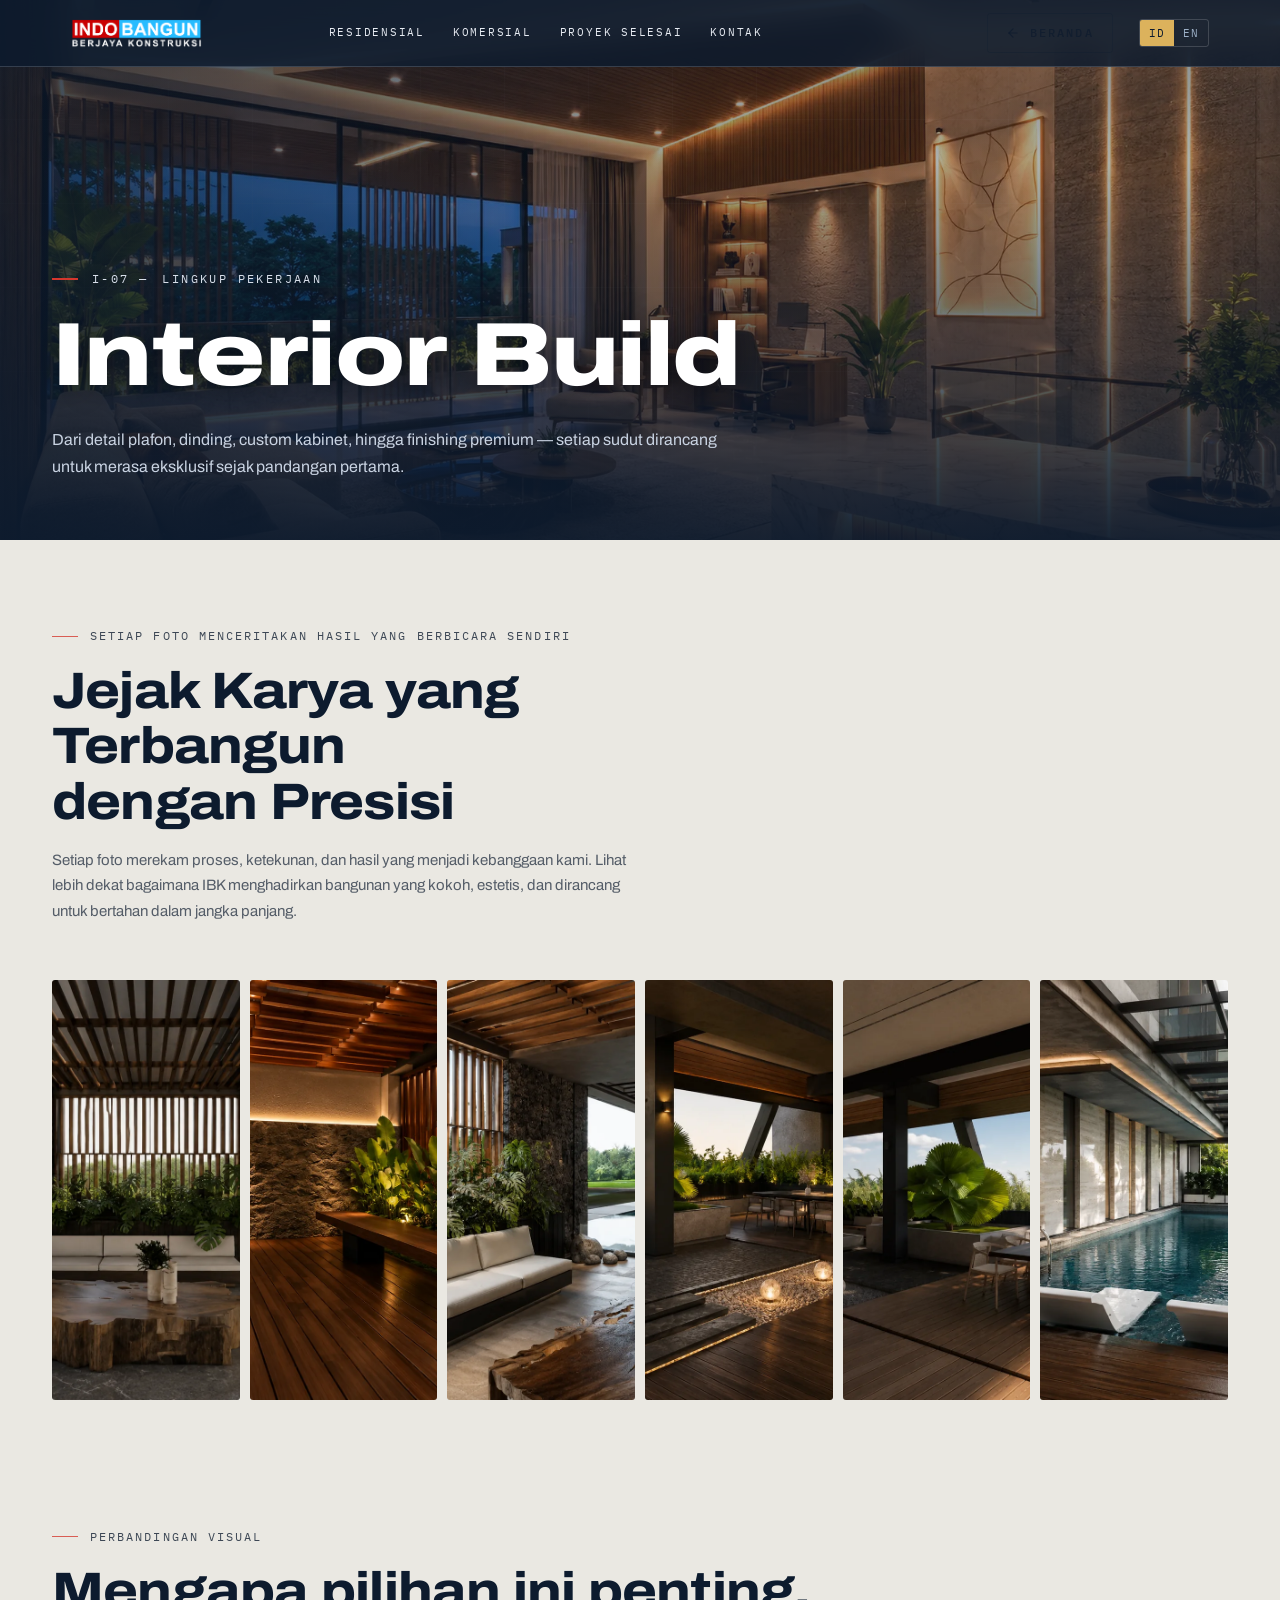
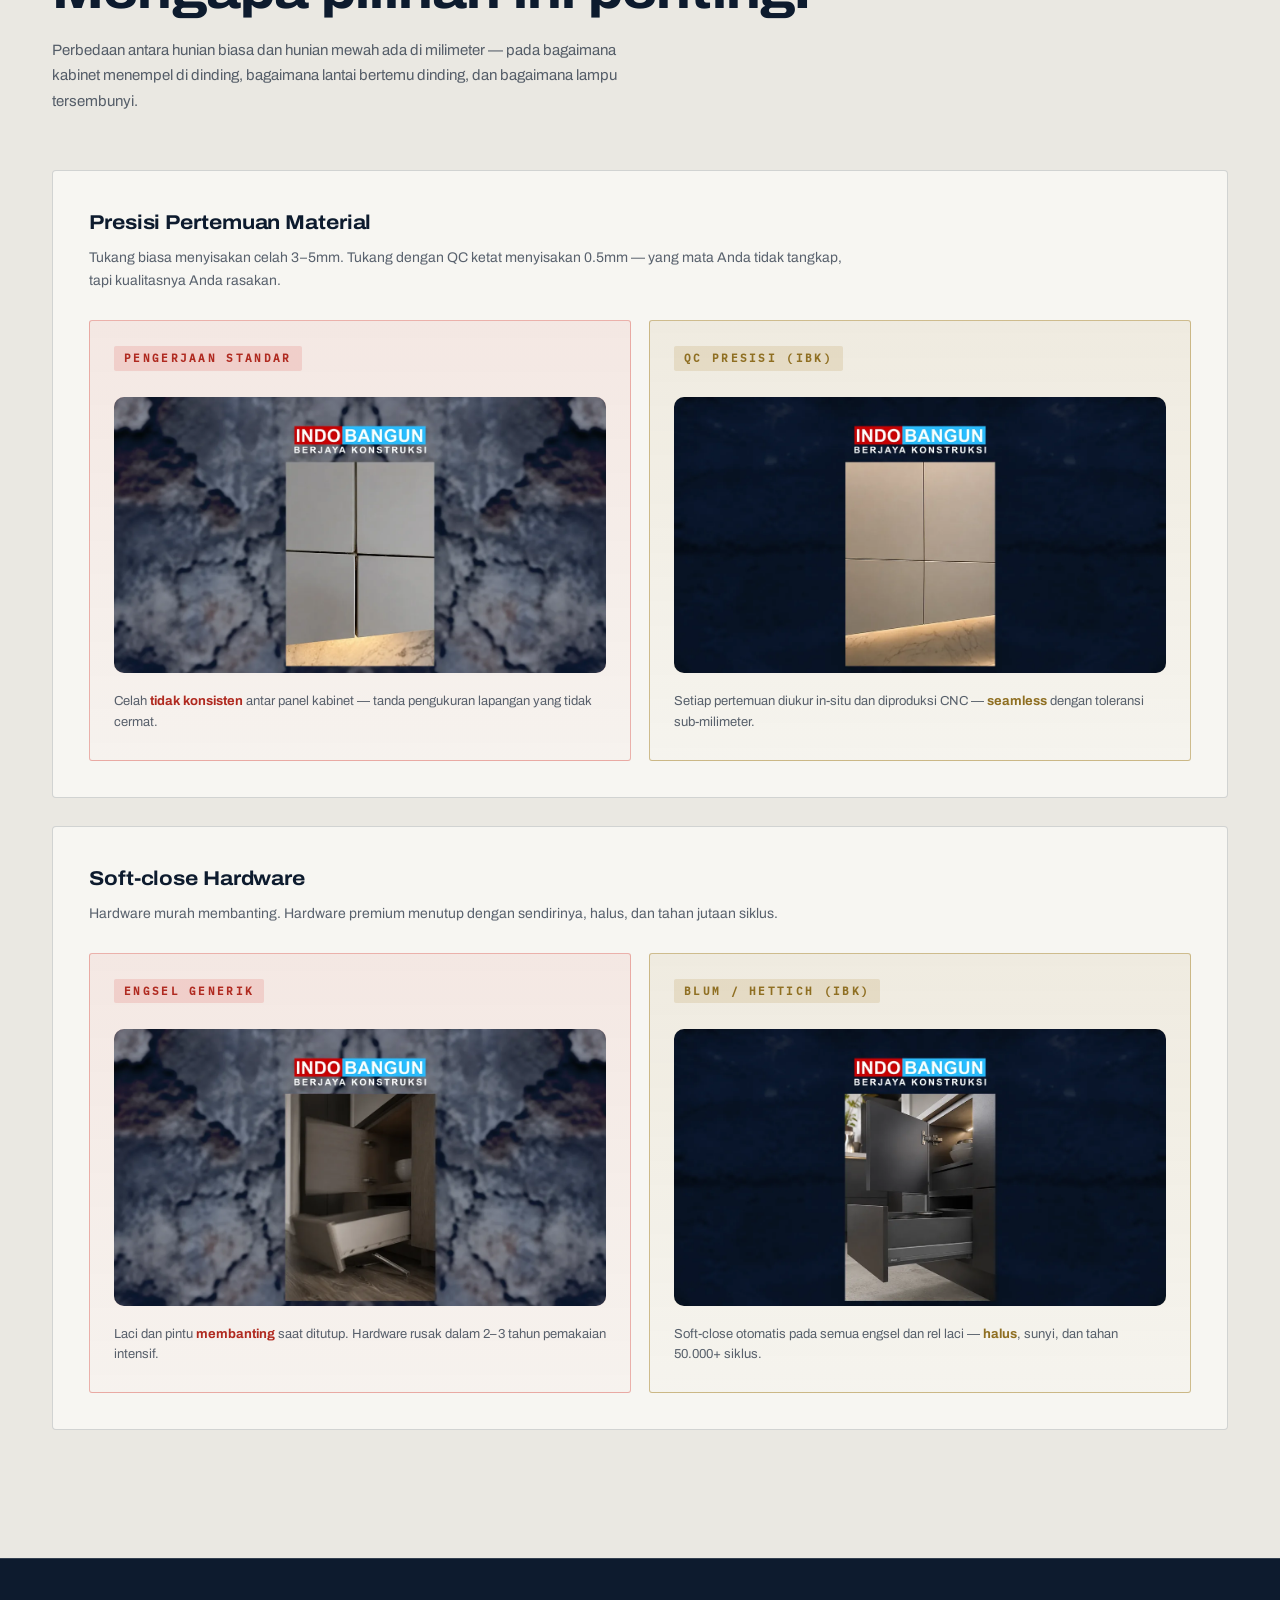
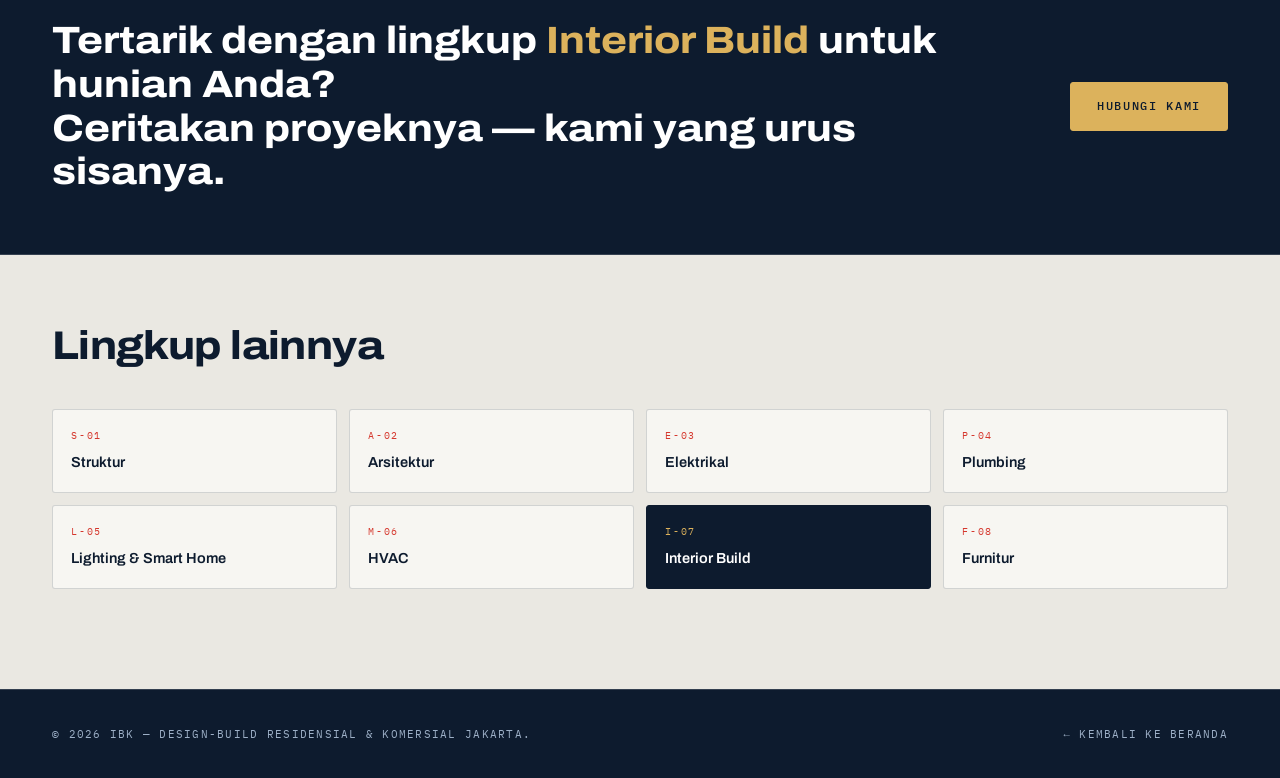
<file: scope/interior-build.html>
<!DOCTYPE html>
<html lang="id">
<head>
<meta charset="UTF-8" />
<meta name="viewport" content="width=device-width, initial-scale=1.0" />
<title>Interior Build — IBK Residensial</title>
<style>
  :root{
    --bg:#0a1832; --bg-2:#0d1e3b; --bg-3:#122448;
    --fg:#ecead8; --fg-muted:rgba(236,234,216,0.65); --fg-faint:rgba(236,234,216,0.45);
    --gold:#d4af6c; --gold-2:#c89b50;
    --bad:#e07d6a;
    --line:rgba(236,234,216,0.08); --line-strong:rgba(236,234,216,0.16);
    --card-border:rgba(212,175,108,0.18); --card-border-strong:rgba(212,175,108,0.35);
    --serif:"Cormorant Garamond","Times New Roman",serif;
    --sans:"Manrope",system-ui,-apple-system,sans-serif;
    --mono:"JetBrains Mono",ui-monospace,monospace;
  }
  *{ box-sizing:border-box; }
  html,body{ margin:0; padding:0; }
  body{ background:var(--bg); color:var(--fg); font-family:var(--sans); line-height:1.55; -webkit-font-smoothing:antialiased; }
  a{ color:inherit; text-decoration:none; }
  img{ display:block; max-width:100%; }
  .container{ width:100%; max-width:1240px; margin:0 auto; padding:0 32px; }

  .nav{
    position:fixed; top:0; left:0; right:0; z-index:60;
    padding:18px 0; background:rgba(10,24,50,0.92);
    box-shadow:0 1px 0 var(--line);
    -webkit-backdrop-filter:blur(8px); backdrop-filter:blur(8px);
  }
  .nav-inner{ display:flex; align-items:center; justify-content:space-between; gap:24px; }
  .brand{ display:flex; align-items:center; }
  .brand-logo{ height:38px; width:auto; }
  .back-link{
    display:inline-flex; align-items:center; gap:10px;
    font-size:11.5px; font-weight:600; letter-spacing:0.18em; text-transform:uppercase;
    color:var(--fg-muted);
    border:1px solid var(--line-strong);
    padding:10px 18px; border-radius:999px;
    transition:all .25s ease;
  }
  .back-link:hover{ color:var(--bg); background:var(--gold); border-color:var(--gold); }

  /* Page hero with rendering image */
  .page-hero{
    position:relative;
    min-height:540px;
    display:flex; align-items:flex-end;
    padding:140px 0 60px;
    overflow:hidden;
  }
  .page-hero-bg{
    position:absolute; inset:0;
    background-size:cover; background-position:center;
    z-index:0;
  }
  .page-hero-overlay{
    position:absolute; inset:0;
    background:
      linear-gradient(180deg, rgba(10,24,50,0.45) 0%, rgba(10,24,50,0.25) 30%, rgba(10,24,50,0.95) 100%),
      linear-gradient(90deg, rgba(10,24,50,0.6) 0%, rgba(10,24,50,0.05) 60%);
    z-index:1;
  }
  .page-hero .container{ position:relative; z-index:2; width:100%; }
  .page-num{
    font-family:var(--mono);
    font-size:12px; letter-spacing:0.28em; text-transform:uppercase;
    color:var(--gold); margin:0 0 22px;
    display:inline-flex; align-items:center; gap:14px;
  }
  .page-num::before{ content:""; width:36px; height:1px; background:var(--gold); }
  .page-title{
    font-family:var(--serif); font-style:italic; font-weight:500;
    font-size:clamp(48px, 7vw, 92px); line-height:1.02;
    letter-spacing:-0.01em; margin:0 0 24px; color:#f4f1e1; max-width:14ch;
    text-shadow:0 2px 30px rgba(0,0,0,0.45);
  }
  .page-lead{
    font-size:16px; line-height:1.7; color:rgba(236,234,216,0.85);
    margin:0; max-width:680px;
  }

  /* Comparison section */
  .compare{ padding:100px 0; }
  .compare-head{ max-width:760px; margin:0 0 56px; }
  .compare-head .eyebrow{
    font-size:11.5px; font-weight:600; letter-spacing:0.32em; color:var(--gold);
    text-transform:uppercase; margin:0 0 18px;
  }
  .compare-head h2{
    font-family:var(--serif); font-style:italic; font-weight:500;
    font-size:clamp(30px, 4vw, 52px); line-height:1.08;
    letter-spacing:-0.01em; margin:0 0 18px; color:#f4f1e1;
  }
  .compare-head p{ font-size:15px; line-height:1.7; color:var(--fg-muted); margin:0; max-width:580px; }

  .compare-item{
    background:rgba(255,255,255,0.025);
    border:1px solid var(--card-border);
    border-radius:22px;
    padding:36px;
    margin-bottom:28px;
  }
  .compare-item h3{
    font-family:var(--sans); font-weight:700; font-size:20px;
    margin:0 0 8px; color:#f4f1e1; letter-spacing:-0.005em;
  }
  .compare-item .ci-desc{
    font-size:14px; line-height:1.65; color:var(--fg-muted); margin:0 0 28px; max-width:760px;
  }
  .compare-pair{
    display:grid; grid-template-columns:1fr 1fr; gap:18px;
  }
  .compare-side{
    position:relative;
    border-radius:14px;
    padding:24px 24px 28px;
    overflow:hidden;
    min-height:280px;
    display:flex; flex-direction:column; justify-content:space-between;
  }
  .compare-side.bad{
    background:linear-gradient(180deg, rgba(224,125,106,0.08), rgba(224,125,106,0.02));
    border:1px solid rgba(224,125,106,0.28);
  }
  .compare-side.good{
    background:linear-gradient(180deg, rgba(212,175,108,0.10), rgba(212,175,108,0.02));
    border:1px solid var(--card-border-strong);
  }
  .compare-side .side-label{
    font-family:var(--mono);
    font-size:10.5px; letter-spacing:0.22em; text-transform:uppercase;
    font-weight:600;
    display:inline-flex; align-items:center; gap:8px;
    margin-bottom:18px;
  }
  .compare-side .side-label .pill{
    display:inline-block; padding:4px 10px; border-radius:999px;
  }
  .compare-side.bad .side-label .pill{ background:rgba(224,125,106,0.18); color:#f3a995; }
  .compare-side.good .side-label .pill{ background:rgba(212,175,108,0.22); color:var(--gold); }
  .compare-side .viz{
    flex:1; min-height:160px;
    display:flex; align-items:center; justify-content:center;
    margin:8px 0 18px;
    position:relative;
  }
  .compare-side .note{
    font-size:13px; line-height:1.55; color:var(--fg-muted); margin:0;
  }
  .compare-side.bad .note strong{ color:#f3a995; }
  .compare-side.good .note strong{ color:var(--gold); }

  /* Generic viz helpers */
  .viz svg{ width:100%; height:auto; max-height:180px; }

  /* ---- Animations ---- */
  @keyframes shake{
    0%,100%{ transform:translate(0,0) rotate(0); }
    20%{ transform:translate(-2px,-1px) rotate(-0.6deg); }
    40%{ transform:translate(2px,1px) rotate(0.6deg); }
    60%{ transform:translate(-1.5px,1px) rotate(-0.4deg); }
    80%{ transform:translate(1.5px,-1px) rotate(0.4deg); }
  }
  @keyframes drip{
    0%{ transform:translateY(-6px); opacity:0; }
    20%{ opacity:1; }
    100%{ transform:translateY(40px); opacity:0; }
  }
  @keyframes crack-grow{
    0%{ stroke-dashoffset:140; }
    40%{ stroke-dashoffset:0; }
    60%{ stroke-dashoffset:0; }
    100%{ stroke-dashoffset:140; }
  }
  @keyframes tilt-slow{
    0%,30%{ transform:rotate(0); }
    70%,100%{ transform:rotate(-2.2deg); }
  }
  @keyframes deflect{
    0%,30%{ transform:translateY(0); }
    70%,100%{ transform:translateY(14px); }
  }
  @keyframes peel{
    0%,30%{ transform:translateY(0) rotate(0); opacity:1; }
    70%,100%{ transform:translateY(40px) rotate(10deg); opacity:0; }
  }
  @keyframes flicker{
    0%,60%,80%,100%{ opacity:1; }
    65%{ opacity:0.25; }
    72%{ opacity:0.6; }
    78%{ opacity:0.3; }
  }
  @keyframes pulse-glow{
    0%,100%{ filter:drop-shadow(0 0 6px rgba(212,175,108,0.5)); }
    50%{ filter:drop-shadow(0 0 14px rgba(212,175,108,0.9)); }
  }
  @keyframes flow-arrow{
    0%{ transform:translateX(-30px); opacity:0; }
    20%{ opacity:1; }
    80%{ opacity:1; }
    100%{ transform:translateX(40px); opacity:0; }
  }
  @keyframes temp-bounce{
    0%,100%{ transform:translateY(0); }
    25%{ transform:translateY(-22px); }
    50%{ transform:translateY(0); }
    75%{ transform:translateY(18px); }
  }
  @keyframes scene-shift{
    0%,25%{ filter:brightness(0.5) hue-rotate(0deg); }
    35%,55%{ filter:brightness(1.0) hue-rotate(20deg); }
    65%,85%{ filter:brightness(0.75) hue-rotate(-15deg); }
    100%{ filter:brightness(0.5) hue-rotate(0deg); }
  }
  @keyframes spark{
    0%,40%,60%,100%{ opacity:0; }
    50%{ opacity:1; }
  }
  @keyframes hot-wave{
    0%,100%{ transform:translateY(0); }
    50%{ transform:translateY(-4px); }
  }
  @keyframes slow-close{
    0%,30%{ transform:rotate(20deg); }
    100%{ transform:rotate(0deg); }
  }
  @keyframes slam{
    0%,40%{ transform:rotate(35deg); }
    50%{ transform:rotate(0deg); }
    55%{ transform:rotate(-3deg); }
    60%{ transform:rotate(1deg); }
    65%,100%{ transform:rotate(0deg); }
  }

  .shake-anim{ animation:shake 1.6s ease-in-out infinite; transform-origin:center bottom; }
  .crack-anim{ stroke-dasharray:140; animation:crack-grow 3.2s ease-in-out infinite; }
  .tilt-anim{ transform-origin:bottom center; animation:tilt-slow 3.4s ease-in-out infinite alternate; }
  .deflect-anim{ animation:deflect 3s ease-in-out infinite alternate; transform-origin:center; }
  .peel-anim{ animation:peel 4s ease-in-out infinite; transform-origin:top center; }
  .drip-anim{ animation:drip 1.8s ease-in infinite; }
  .flicker-anim{ animation:flicker 2.4s ease-in-out infinite; }
  .glow-anim{ animation:pulse-glow 2.6s ease-in-out infinite; }
  .flow-anim{ animation:flow-arrow 2.4s ease-in-out infinite; }
  .temp-anim{ animation:temp-bounce 2.8s ease-in-out infinite; }
  .scene-anim{ animation:scene-shift 5s ease-in-out infinite; }
  .spark-anim{ animation:spark 1.8s ease-in-out infinite; }
  .hot-anim{ animation:hot-wave 1.6s ease-in-out infinite; }

  /* CTA + Footer + Other scopes (shared) */
  .cta-strip{
    background:var(--bg-2); border-top:1px solid var(--line); border-bottom:1px solid var(--line);
    padding:60px 0;
  }
  .cta-inner{ display:grid; grid-template-columns:1.6fr auto; gap:36px; align-items:center; }
  .cta-inner h2{
    font-family:var(--serif); font-style:italic; font-weight:500;
    font-size:clamp(26px, 3vw, 38px); line-height:1.15; margin:0; color:#f4f1e1;
  }
  .cta-inner h2 .accent{ color:var(--gold); }
  .btn{
    display:inline-flex; align-items:center; gap:10px;
    padding:14px 26px; border-radius:999px;
    font-size:12px; font-weight:700; letter-spacing:0.18em; text-transform:uppercase;
    border:1px solid var(--gold); background:var(--gold); color:var(--bg);
    transition:all .25s ease; white-space:nowrap;
  }
  .btn:hover{ background:var(--gold-2); border-color:var(--gold-2); }

  footer{ padding:36px 0; border-top:1px solid var(--line); font-size:12.5px; color:var(--fg-faint); background:#050c1f; }
  .footer-inner{ display:flex; align-items:center; justify-content:space-between; gap:24px; flex-wrap:wrap; }

  .other-scopes{ padding:60px 0 100px; }
  .other-scopes h2{ font-family:var(--serif); font-style:italic; font-weight:500;
    font-size:clamp(28px, 3.2vw, 40px); margin:0 0 32px; color:#f4f1e1; }
  .other-list{ display:grid; grid-template-columns:repeat(4, minmax(0, 1fr)); gap:12px; }
  .other-list a{
    display:flex; flex-direction:column; gap:8px;
    padding:18px; border-radius:12px;
    border:1px solid var(--card-border);
    background:rgba(255,255,255,0.025);
    transition:all .25s ease;
  }
  .other-list a:hover{ border-color:var(--card-border-strong); transform:translateY(-2px); background:rgba(255,255,255,0.045); }
  .other-list a .o-num{ font-family:var(--mono); font-size:10px; letter-spacing:0.18em; color:var(--gold); }
  .other-list a .o-name{ font-family:var(--sans); font-weight:600; font-size:14.5px; color:var(--fg); }
  .other-list a.is-current{ background:var(--gold); border-color:var(--gold); }
  .other-list a.is-current .o-num, .other-list a.is-current .o-name{ color:var(--bg); }

  @media (max-width: 820px){
    .compare-pair{ grid-template-columns:1fr; }
    .other-list{ grid-template-columns:repeat(2, minmax(0, 1fr)); }
    .cta-inner{ grid-template-columns:1fr; }
    .container{ padding:0 20px; }
    .compare-item{ padding:24px; }
    .page-hero{ min-height:420px; padding:120px 0 40px; }
    .page-title{ font-size:clamp(36px, 9vw, 56px); }
  }


  .lang-toggle{ display:inline-flex; align-items:center; gap:6px; border:1px solid var(--line-strong); border-radius:999px; padding:6px 4px; font-size:12px; font-weight:600; letter-spacing:0.08em; }
  .lang-toggle button{ border:0; background:transparent; color:var(--fg-muted); padding:4px 10px; border-radius:999px; font-weight:600; font-size:11.5px; letter-spacing:0.1em; cursor:pointer; transition:all .2s ease; }
  .lang-toggle button.is-active{ background:var(--gold); color:var(--bg); }
  .nav-cta{ display:flex; align-items:center; gap:14px; }
  @media (max-width: 520px){ .lang-toggle button{ padding:3px 8px; font-size:11px; } .back-link{ display:none; } }

  /* PROJECT ALBUM (image gallery) */
  .album{ padding:80px 0 20px; }
  .album-head{ max-width:760px; margin:0 0 56px; text-align:left; }
  .album-head .eyebrow{
    font-size:11.5px; font-weight:600; letter-spacing:0.32em; color:var(--gold);
    text-transform:uppercase; margin:0 0 18px;
  }
  .album-head h2{
    font-family:var(--serif); font-style:italic; font-weight:500;
    font-size:clamp(30px,4vw,52px); line-height:1.08; letter-spacing:-0.01em;
    margin:0 0 18px; color:#f4f1e1;
  }
  .album-head p{
    font-size:15px; line-height:1.7; color:var(--fg-muted); margin:0; max-width:580px;
  }
  .album-row{ display:flex; align-items:center; gap:10px; height:420px; width:100%;
    margin:0 auto; padding:0; }
  .album-tile{ position:relative; flex-grow:1; width:14rem; height:100%;
    border-radius:14px; overflow:hidden; transition:all .5s cubic-bezier(.4,0,.2,1); cursor:pointer; }
  .album-tile:hover{ flex-grow:6; width:100%; }
  .album-tile img{ width:100%; height:100%; object-fit:cover; object-position:center; display:block; }
  @media (max-width:720px){
    .album-row{ height:auto; flex-direction:column; gap:12px; }
    .album-tile{ width:100%; height:200px; }
    .album-tile:hover{ flex-grow:1; }
  }


  .viz.cmp-photo{ min-height:0 !important; padding:0; display:block; }
  .viz.cmp-photo img{ width:100%; height:auto; display:block; border-radius:10px; }
  .compare-side.good .viz.cmp-photo img{ box-shadow:inset 0 0 0 1px rgba(212,175,108,0.35); }
  .compare-side.bad .viz.cmp-photo img{ box-shadow:inset 0 0 0 1px rgba(224,125,106,0.35); }
</style>

<style id="presisi-skin">
  /* PRESISI re-theme: light beton chapters, ink hero/cta/footer, red annotation, brass action */
  :root{
    --bg:#EAE8E2; --bg-2:#13253E; --bg-3:#F7F6F2;
    --fg:#0D1B2E; --fg-muted:rgba(13,27,46,0.68); --fg-faint:rgba(13,27,46,0.45);
    --gold:#A8842C; --gold-2:#8F6F22;
    --line:rgba(13,27,46,0.14); --line-strong:rgba(13,27,46,0.26);
    --card-border:rgba(13,27,46,0.16); --card-border-strong:rgba(168,132,44,0.55);
    --serif:"Archivo Var","Archivo",system-ui,sans-serif;
    --sans:"Archivo Var","Archivo",system-ui,sans-serif;
    --mono:"Plex Mono",ui-monospace,monospace;
    --ink:#0D1B2E; --steel:#9DB0C7; --red:#D5372D; --brass-bright:#DCB25C;
    --font-d:"Archivo Var","Archivo",system-ui,sans-serif;
    --font-m:"Plex Mono",ui-monospace,monospace;
    --wide:125%; --mid:112%; --max:1240px; --gut:clamp(20px,4vw,56px);
    --line-inv:rgba(255,255,255,0.16);
  }
  body{ font-stretch:100%; }
  :focus-visible{ outline:2px solid var(--red); outline-offset:3px; border-radius:2px; }

  /* hero: ink with plot grid */
  .page-hero-overlay{
    background:
      linear-gradient(180deg, rgba(13,27,46,0.5) 0%, rgba(13,27,46,0.28) 30%, rgba(13,27,46,0.95) 100%),
      linear-gradient(90deg, rgba(13,27,46,0.68) 0%, rgba(13,27,46,0.08) 60%),
      repeating-linear-gradient(0deg, rgba(255,255,255,.03) 0 1px, transparent 1px 84px),
      repeating-linear-gradient(90deg, rgba(255,255,255,.03) 0 1px, transparent 1px 84px) !important;
  }
  .page-num{ font-family:var(--mono) !important; color:#D7DEE9 !important; letter-spacing:.2em !important; font-weight:400 !important; }
  .page-num::before{ background:var(--red) !important; width:26px !important; height:1.5px !important; }
  .page-title{
    font-family:var(--font-d) !important; font-style:normal !important; font-stretch:var(--wide);
    font-weight:820 !important; letter-spacing:-0.017em !important; color:#fff !important;
  }
  .page-lead{ color:#C9D3E2 !important; }

  /* headings on light chapters */
  .compare-head h2, .album-head h2, .other-scopes h2{
    font-family:var(--font-d) !important; font-style:normal !important; font-stretch:var(--mid);
    font-weight:760 !important; letter-spacing:-0.015em !important; color:var(--ink) !important;
  }
  .compare-item h3{ color:var(--ink) !important; font-stretch:var(--mid); }
  .album-head .eyebrow, .compare-head .eyebrow{
    font-family:var(--mono) !important; font-weight:400 !important; letter-spacing:.18em !important;
    color:var(--ink) !important; opacity:.78; display:inline-flex; align-items:center; gap:12px;
  }
  .album-head .eyebrow::before, .compare-head .eyebrow::before{
    content:""; width:26px; height:1.5px; background:var(--red);
  }

  /* drawing-set corners instead of soft radii */
  .compare-item{ border-radius:4px !important; background:var(--bg-3) !important; }
  .compare-side{ border-radius:3px !important; }
  .compare-side.bad{
    background:linear-gradient(180deg, rgba(213,55,45,0.07), rgba(213,55,45,0.02)) !important;
    border:1px solid rgba(213,55,45,0.35) !important;
  }
  .compare-side.good{
    background:linear-gradient(180deg, rgba(168,132,44,0.09), rgba(168,132,44,0.02)) !important;
    border:1px solid rgba(168,132,44,0.5) !important;
  }
  .compare-side.bad .side-label .pill{ background:rgba(213,55,45,0.14) !important; color:#B02A20 !important; }
  .compare-side.good .side-label .pill{ background:rgba(168,132,44,0.16) !important; color:#8F6F22 !important; }
  .compare-side .side-label .pill{ border-radius:2px !important; }
  .compare-side.bad .note strong{ color:#B02A20 !important; }
  .compare-side.good .note strong{ color:#8F6F22 !important; }
  .cmp-photo{ border-radius:3px; }

  .album-tile{ border-radius:3px; overflow:hidden; }

  /* CTA: ink chapter */
  .cta-strip{ background:var(--ink) !important; border-color:var(--line-inv) !important; }
  .cta-inner h2{
    font-family:var(--font-d) !important; font-style:normal !important; font-stretch:var(--mid);
    font-weight:760 !important; color:#fff !important;
  }
  .cta-inner h2 .accent{ color:var(--brass-bright) !important; }
  .btn{ border-radius:3px !important; font-family:var(--mono) !important; font-weight:500 !important;
    letter-spacing:.14em !important; background:var(--brass-bright) !important; border-color:var(--brass-bright) !important; color:var(--ink) !important; }
  .btn:hover{ background:#C9A045 !important; border-color:#C9A045 !important; }

  /* other scopes as sheet cards */
  .other-list a{ border-radius:3px !important; background:var(--bg-3) !important; }
  .other-list a .o-num{ color:var(--red) !important; }
  .other-list a.is-current{ background:var(--ink) !important; border-color:var(--ink) !important; }
  .other-list a.is-current .o-num{ color:var(--brass-bright) !important; }
  .other-list a.is-current .o-name{ color:#fff !important; }

  footer{ background:var(--ink) !important; border-top:1px solid var(--line-inv) !important; color:var(--steel) !important; }
  .footer-inner{ font-family:var(--mono); font-size:10.5px; letter-spacing:.12em; text-transform:uppercase; }

  .back-link{ border-radius:3px !important; font-family:var(--font-m) !important; font-weight:500 !important; }
  @media (max-width:900px){ body{ padding-bottom:76px; } }
</style>
<meta name="description" content="Lingkup interior build IBK — dari detail plafon sampai finishing premium." />
<meta property="og:type" content="website" />
<meta property="og:title" content="IBK — Lingkup I-07" />
<meta property="og:image" content="https://ibkonstruksi.com/images/og-cover.jpg" />
<link rel="canonical" href="https://ibkonstruksi.com/scope/interior-build.html" />
<meta property="og:url" content="https://ibkonstruksi.com/scope/interior-build.html" />
<meta property="og:site_name" content="IBK — Indobangun Berjaya Konstruksi" />
<meta name="twitter:card" content="summary_large_image" />
<link rel="icon" type="image/svg+xml" href="/assets/favicon.svg" />
<link rel="preload" as="font" type="font/woff2" href="/assets/fonts/archivo-var.woff2" crossorigin />
<link rel="stylesheet" href="/assets/presisi.css" />
</head>
<body>

<header class="p-nav">
  <div class="p-nav-in">
    <a href="../index.html" aria-label="IBK — Beranda"><img src="../images/brand-logo.webp" alt="IndoBangun Berjaya Konstruksi" style="height:30px;width:auto" /></a>
    <nav class="p-links" aria-label="Utama">
      <a href="../residential.html" data-i18n="pNavRes">Residensial</a>
      <a href="../commercial.html" data-i18n="pNavCom">Komersial</a>
      <a href="../proyek-selesai.html" data-i18n="pNavProyek">Proyek Selesai</a>
      <a href="../index.html#kontak" data-i18n="pNavKontak">Kontak</a>
    </nav>
    <a class="back-link" href="../residential.html" style="margin-left:auto">
      <svg width="14" height="14" viewBox="0 0 24 24" fill="none" stroke="currentColor" stroke-width="2" stroke-linecap="round" stroke-linejoin="round" aria-hidden="true"><line x1="19" y1="12" x2="5" y2="12"/><polyline points="12 19 5 12 12 5"/></svg>
      <span data-i18n="navBack">Beranda</span>
    </a>
    <div class="p-lang" role="group" aria-label="Bahasa / Language">
      <button type="button" data-lang="id" class="on">ID</button>
      <button type="button" data-lang="en">EN</button>
    </div>
    <button class="p-burger" aria-expanded="false" aria-controls="pmenu">MENU</button>
  </div>
</header>
<nav class="p-menu" id="pmenu" aria-label="Menu seluler">
  <a href="../residential.html" data-i18n="pNavRes">Residensial</a>
  <a href="../commercial.html" data-i18n="pNavCom">Komersial</a>
  <a href="../proyek-selesai.html" data-i18n="pNavProyek">Proyek Selesai</a>
  <a href="../index.html#kontak" data-i18n="pNavKontak">Kontak</a>
</nav>

<section class="page-hero">
  <div class="page-hero-bg" style="background-image: url('../images/header-interior.webp')"></div>
  <div class="page-hero-overlay"></div>
  <div class="container">
    <p class="page-num">I-07 — <span data-i18n="scopeNumSuffix">Lingkup Pekerjaan</span></p>
    <h1 class="page-title" data-i18n="title">Interior Build</h1>
    <p class="page-lead" data-i18n="lead">Dari detail plafon, dinding, custom kabinet, hingga finishing premium — setiap sudut dirancang untuk merasa eksklusif sejak pandangan pertama.</p>
  </div>
</section>


<!-- PROJECT ALBUM -->
<section class="section album" id="album">
  <div class="container">
    <div class="album-head">
      <p class="eyebrow" data-i18n="albumEyebrow">Setiap Foto Menceritakan Hasil yang Berbicara Sendiri</p>
      <h2 data-i18n="albumTitle">Jejak Karya yang Terbangun<br/>dengan Presisi</h2>
      <p data-i18n="albumDesc">Setiap foto merekam proses, ketekunan, dan hasil yang menjadi kebanggaan kami. Lihat lebih dekat bagaimana IBK menghadirkan bangunan yang kokoh, estetis, dan dirancang untuk bertahan dalam jangka panjang.</p>
    </div>
    <div class="album-row">
      <div class="album-tile"><img src="../images/album-interior-1.webp" alt="album-1" loading="lazy" /></div>
      <div class="album-tile"><img src="../images/album-interior-2.webp" alt="album-2" loading="lazy" /></div>
      <div class="album-tile"><img src="../images/album-interior-3.webp" alt="album-3" loading="lazy" /></div>
      <div class="album-tile"><img src="../images/album-interior-4.webp" alt="album-4" loading="lazy" /></div>
      <div class="album-tile"><img src="../images/album-interior-5.webp" alt="album-5" loading="lazy" /></div>
      <div class="album-tile"><img src="../images/album-interior-6.webp" alt="album-6" loading="lazy" /></div>
    </div>
  </div>
</section>

<section class="compare">
  <div class="container">
    <div class="compare-head">
      <p class="eyebrow" data-i18n="compareEyebrow">Perbandingan Visual</p>
      <h2 data-i18n="compareTitle">Mengapa pilihan ini penting.</h2>
      <p data-i18n="compareIntro">Perbedaan antara hunian biasa dan hunian mewah ada di milimeter — pada bagaimana kabinet menempel di dinding, bagaimana lantai bertemu dinding, dan bagaimana lampu tersembunyi.</p>
    </div>
    <div class="compare-item">
      <h3 data-i18n="item0_h">Presisi Pertemuan Material</h3>
      <p class="ci-desc" data-i18n="item0_d">Tukang biasa menyisakan celah 3–5mm. Tukang dengan QC ketat menyisakan 0.5mm — yang mata Anda tidak tangkap, tapi kualitasnya Anda rasakan.</p>
      <div class="compare-pair">
        <div class="compare-side bad">
          <div>
            <span class="side-label"><span class="pill" data-i18n="item0_badLabel">Pengerjaan Standar</span></span>
            <div class="viz cmp-photo"><img src="../images/cmp-21.webp" alt="" loading="lazy" /></div>
          </div>
          <p class="note" data-i18n="item0_badNote">Celah <strong>tidak konsisten</strong> antar panel kabinet — tanda pengukuran lapangan yang tidak cermat.</p>
        </div>
        <div class="compare-side good">
          <div>
            <span class="side-label"><span class="pill" data-i18n="item0_goodLabel">QC Presisi (IBK)</span></span>
            <div class="viz cmp-photo"><img src="../images/cmp-22.webp" alt="" loading="lazy" /></div>
          </div>
          <p class="note" data-i18n="item0_goodNote">Setiap pertemuan diukur in-situ dan diproduksi CNC — <strong>seamless</strong> dengan toleransi sub-milimeter.</p>
        </div>
      </div>
    </div>
    <div class="compare-item">
      <h3 data-i18n="item1_h">Soft-close Hardware</h3>
      <p class="ci-desc" data-i18n="item1_d">Hardware murah membanting. Hardware premium menutup dengan sendirinya, halus, dan tahan jutaan siklus.</p>
      <div class="compare-pair">
        <div class="compare-side bad">
          <div>
            <span class="side-label"><span class="pill" data-i18n="item1_badLabel">Engsel Generik</span></span>
            <div class="viz cmp-photo"><img src="../images/cmp-23.webp" alt="" loading="lazy" /></div>
          </div>
          <p class="note" data-i18n="item1_badNote">Laci dan pintu <strong>membanting</strong> saat ditutup. Hardware rusak dalam 2–3 tahun pemakaian intensif.</p>
        </div>
        <div class="compare-side good">
          <div>
            <span class="side-label"><span class="pill" data-i18n="item1_goodLabel">Blum / Hettich (IBK)</span></span>
            <div class="viz cmp-photo"><img src="../images/cmp-24.webp" alt="" loading="lazy" /></div>
          </div>
          <p class="note" data-i18n="item1_goodNote">Soft-close otomatis pada semua engsel dan rel laci — <strong>halus</strong>, sunyi, dan tahan 50.000+ siklus.</p>
        </div>
      </div>
    </div>
  </div>
</section>

<section class="cta-strip">
  <div class="container cta-inner">
    <h2 data-i18n="ctaTitle">Tertarik dengan lingkup <span class="accent">Struktur</span> untuk hunian Anda?<br/>Ceritakan proyeknya — kami yang urus sisanya.</h2>
    <a class="btn" href="https://wa.me/6281389798772" target="_blank" rel="noopener" data-i18n="ctaBtn">Hubungi Kami</a>
  </div>
</section>

<section class="other-scopes">
  <div class="container">
    <h2 data-i18n="otherTitle">Lingkup lainnya</h2>
    <div class="other-list">
      <a href="struktur.html" class="">
        <span class="o-num">S-01</span>
        <span class="o-name" data-i18n="other0">Struktur</span>
      </a>
      <a href="arsitektur.html" class="">
        <span class="o-num">A-02</span>
        <span class="o-name" data-i18n="other1">Arsitektur</span>
      </a>
      <a href="elektrikal.html" class="">
        <span class="o-num">E-03</span>
        <span class="o-name" data-i18n="other2">Elektrikal</span>
      </a>
      <a href="plumbing.html" class="">
        <span class="o-num">P-04</span>
        <span class="o-name" data-i18n="other3">Plumbing</span>
      </a>
      <a href="lighting-smart-home.html" class="">
        <span class="o-num">L-05</span>
        <span class="o-name" data-i18n="other4">Lighting & Smart Home</span>
      </a>
      <a href="hvac.html" class="">
        <span class="o-num">M-06</span>
        <span class="o-name" data-i18n="other5">HVAC</span>
      </a>
      <a href="interior-build.html" class="is-current">
        <span class="o-num">I-07</span>
        <span class="o-name" data-i18n="other6">Interior Build</span>
      </a>
      <a href="furnitur.html" class="">
        <span class="o-num">F-08</span>
        <span class="o-name" data-i18n="other7">Furnitur</span>
      </a>
    </div>
  </div>
</section>

<footer>
  <div class="container footer-inner">
    <span>© 2026 IBK — <span data-i18n="footerNote">Design-Build Residensial &amp; Komersial Jakarta.</span></span>
    <a href="../residential.html" data-i18n="footerBack">← Kembali ke Beranda</a>
  </div>
</footer>

<script>
const I18N = {
  id: {"navBack":"Beranda","albumEyebrow":"Setiap Foto Menceritakan Hasil yang Berbicara Sendiri","albumTitle":"Jejak Karya yang Terbangun<br/>dengan Presisi","albumDesc":"Setiap foto merekam proses, ketekunan, dan hasil yang menjadi kebanggaan kami. Lihat lebih dekat bagaimana IBK menghadirkan bangunan yang kokoh, estetis, dan dirancang untuk bertahan dalam jangka panjang.","scopeNumSuffix":"Lingkup Pekerjaan","title":"Interior Build","lead":"Dari detail plafon, dinding, custom kabinet, hingga finishing premium — setiap sudut dirancang untuk merasa eksklusif sejak pandangan pertama.","compareEyebrow":"Perbandingan Visual","compareTitle":"Mengapa pilihan ini penting.","compareIntro":"Perbedaan antara hunian biasa dan hunian mewah ada di milimeter — pada bagaimana kabinet menempel di dinding, bagaimana lantai bertemu dinding, dan bagaimana lampu tersembunyi.","ctaTitle":"Tertarik dengan lingkup <span class=\"accent\">Interior Build</span> untuk hunian Anda?<br/>Ceritakan proyeknya — kami yang urus sisanya.","ctaBtn":"Hubungi Kami","otherTitle":"Lingkup lainnya","footerNote":"Design-Build Residensial &amp; Komersial Jakarta.","footerBack":"← Kembali ke Beranda","item0_h":"Presisi Pertemuan Material","item0_d":"Tukang biasa menyisakan celah 3–5mm. Tukang dengan QC ketat menyisakan 0.5mm — yang mata Anda tidak tangkap, tapi kualitasnya Anda rasakan.","item0_badLabel":"Pengerjaan Standar","item0_badNote":"Celah <strong>tidak konsisten</strong> antar panel kabinet — tanda pengukuran lapangan yang tidak cermat.","item0_goodLabel":"QC Presisi (IBK)","item0_goodNote":"Setiap pertemuan diukur in-situ dan diproduksi CNC — <strong>seamless</strong> dengan toleransi sub-milimeter.","item1_h":"Soft-close Hardware","item1_d":"Hardware murah membanting. Hardware premium menutup dengan sendirinya, halus, dan tahan jutaan siklus.","item1_badLabel":"Engsel Generik","item1_badNote":"Laci dan pintu <strong>membanting</strong> saat ditutup. Hardware rusak dalam 2–3 tahun pemakaian intensif.","item1_goodLabel":"Blum / Hettich (IBK)","item1_goodNote":"Soft-close otomatis pada semua engsel dan rel laci — <strong>halus</strong>, sunyi, dan tahan 50.000+ siklus.","other0":"Struktur","other1":"Arsitektur","other2":"Elektrikal","other3":"Plumbing","other4":"Lighting & Smart Home","other5":"HVAC","other6":"Interior Build","other7":"Furnitur"},
  en: {"navBack":"Home","albumEyebrow":"Project Album","albumTitle":"Our Latest Creations","albumDesc":"A visual collection of our most recent works — each piece crafted with intention, precision, and a consistent standard.","scopeNumSuffix":"Scope of Work","title":"Interior Build","lead":"From ceiling details and walls to custom cabinetry and premium finishing — every corner is designed to feel exclusive at first glance.","compareEyebrow":"Visual Comparison","compareTitle":"Why this choice matters.","compareIntro":"The difference between an ordinary home and a luxury one lives in the millimetre — in how cabinets meet walls, how floors meet skirting, and how lights stay hidden.","ctaTitle":"Interested in our <span class=\"accent\">Interior Build</span> scope for your home?<br/>Tell us about the project — we will handle the rest.","ctaBtn":"Contact Us","otherTitle":"Other scopes","footerNote":"Design-Build Residential &amp; Commercial Jakarta.","footerBack":"← Back to Home","item0_h":"Material Joint Precision","item0_d":"Average craftsmen leave 3–5mm gaps. Tight-QC craftsmen leave 0.5mm — invisible to your eye, but you feel the quality.","item0_badLabel":"Standard Work","item0_badNote":"<strong>Inconsistent gaps</strong> between cabinet panels — a sign of careless field measurement.","item0_goodLabel":"Precision QC (IBK)","item0_goodNote":"Every joint measured in-situ and CNC-produced — <strong>seamless</strong>, sub-millimetre tolerance.","item1_h":"Soft-close Hardware","item1_d":"Cheap hardware slams. Premium hardware closes itself, gently, and lasts millions of cycles.","item1_badLabel":"Generic Hinges","item1_badNote":"Drawers and doors <strong>slam</strong> shut. Hardware fails within 2–3 years of intensive use.","item1_goodLabel":"Blum / Hettich (IBK)","item1_goodNote":"Soft-close on every hinge and drawer rail — <strong>smooth</strong>, silent, and rated for 50,000+ cycles.","other0":"Structure","other1":"Architecture","other2":"Electrical","other3":"Plumbing","other4":"Lighting & Smart Home","other5":"HVAC","other6":"Interior Build","other7":"Furniture"}
};
function setLang(lang){
  if(!I18N[lang]) return;
  document.documentElement.lang = lang;
  const dict = I18N[lang];
  document.querySelectorAll("[data-i18n]").forEach(el => {
    const key = el.getAttribute("data-i18n");
    if(dict[key] != null) el.innerHTML = dict[key];
  });
  document.querySelectorAll(".lang-toggle button").forEach(b => {
    b.classList.toggle("is-active", b.dataset.lang === lang);
  });
  try { localStorage.setItem("ibk-lang", lang); } catch(e){}
}
document.querySelectorAll(".lang-toggle button").forEach(btn => {
  btn.addEventListener("click", () => setLang(btn.dataset.lang));
});
const savedLang = (() => { try { return localStorage.getItem("ibk-lang"); } catch(e){ return null; } })();
setLang(savedLang || "id");

// Update back link based on origin (residensial / commercial)
(function(){
  try {
    const origin = localStorage.getItem('ibk-scope-origin') || 'residensial';
    const link = document.querySelector('.back-link');
    if(link){
      link.href = origin === 'commercial' ? '../commercial.html' : '../residential.html';
    }
  } catch(e) {}
})();

</script>

<div class="p-wa-bar"><a class="p-btn" href="https://wa.me/6281389798772" data-i18n="pWaBar">Diskusi Proyek via WhatsApp</a></div>
<script>
Object.assign(I18N.id, {pNavRes:"Residensial", pNavCom:"Komersial", pNavProyek:"Proyek Selesai", pNavKontak:"Kontak", pWaBar:"Diskusi Proyek via WhatsApp"});
Object.assign(I18N.en, {pNavRes:"Residential", pNavCom:"Commercial", pNavProyek:"Completed Projects", pNavKontak:"Contact", pWaBar:"Discuss a Project on WhatsApp"});
try { setLang(localStorage.getItem('ibk-lang') || 'id'); } catch(e) {}
</script>
<script src="/assets/presisi.js" defer></script>
</body>
</html>
</file>
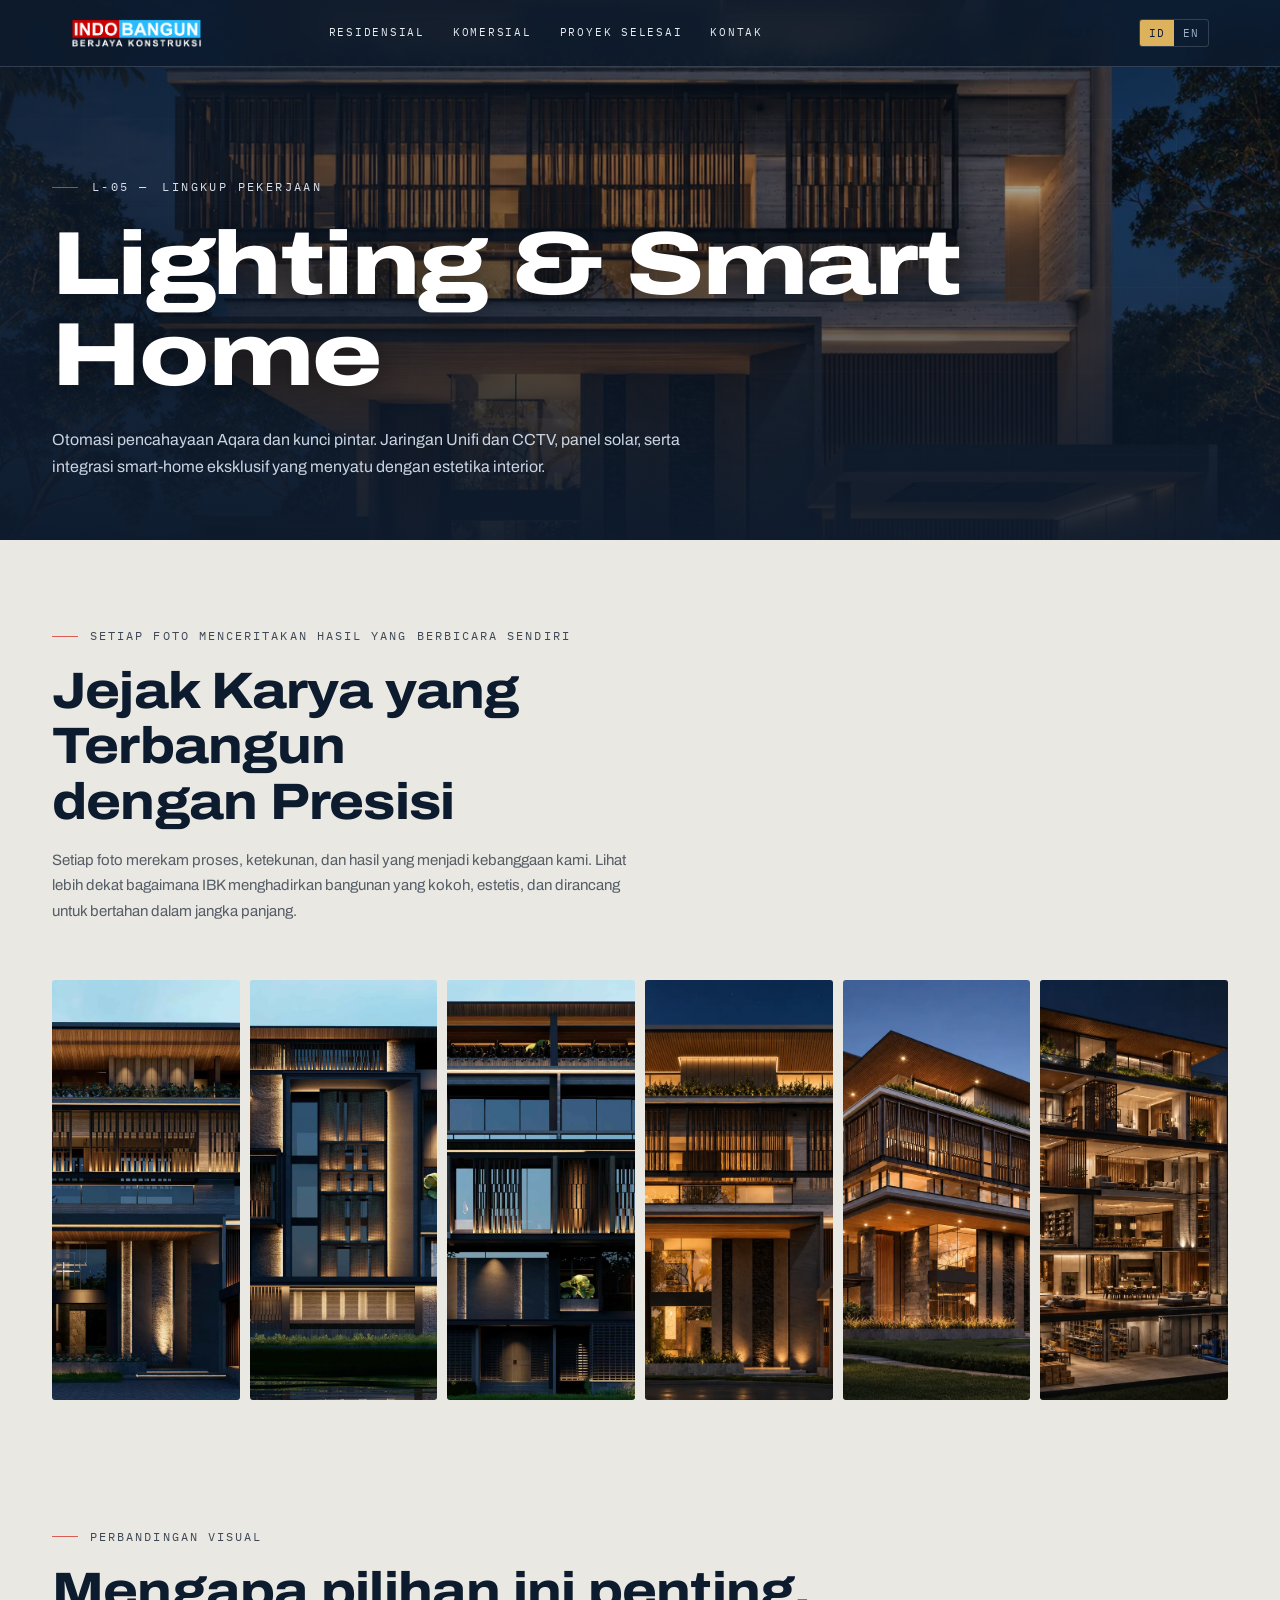
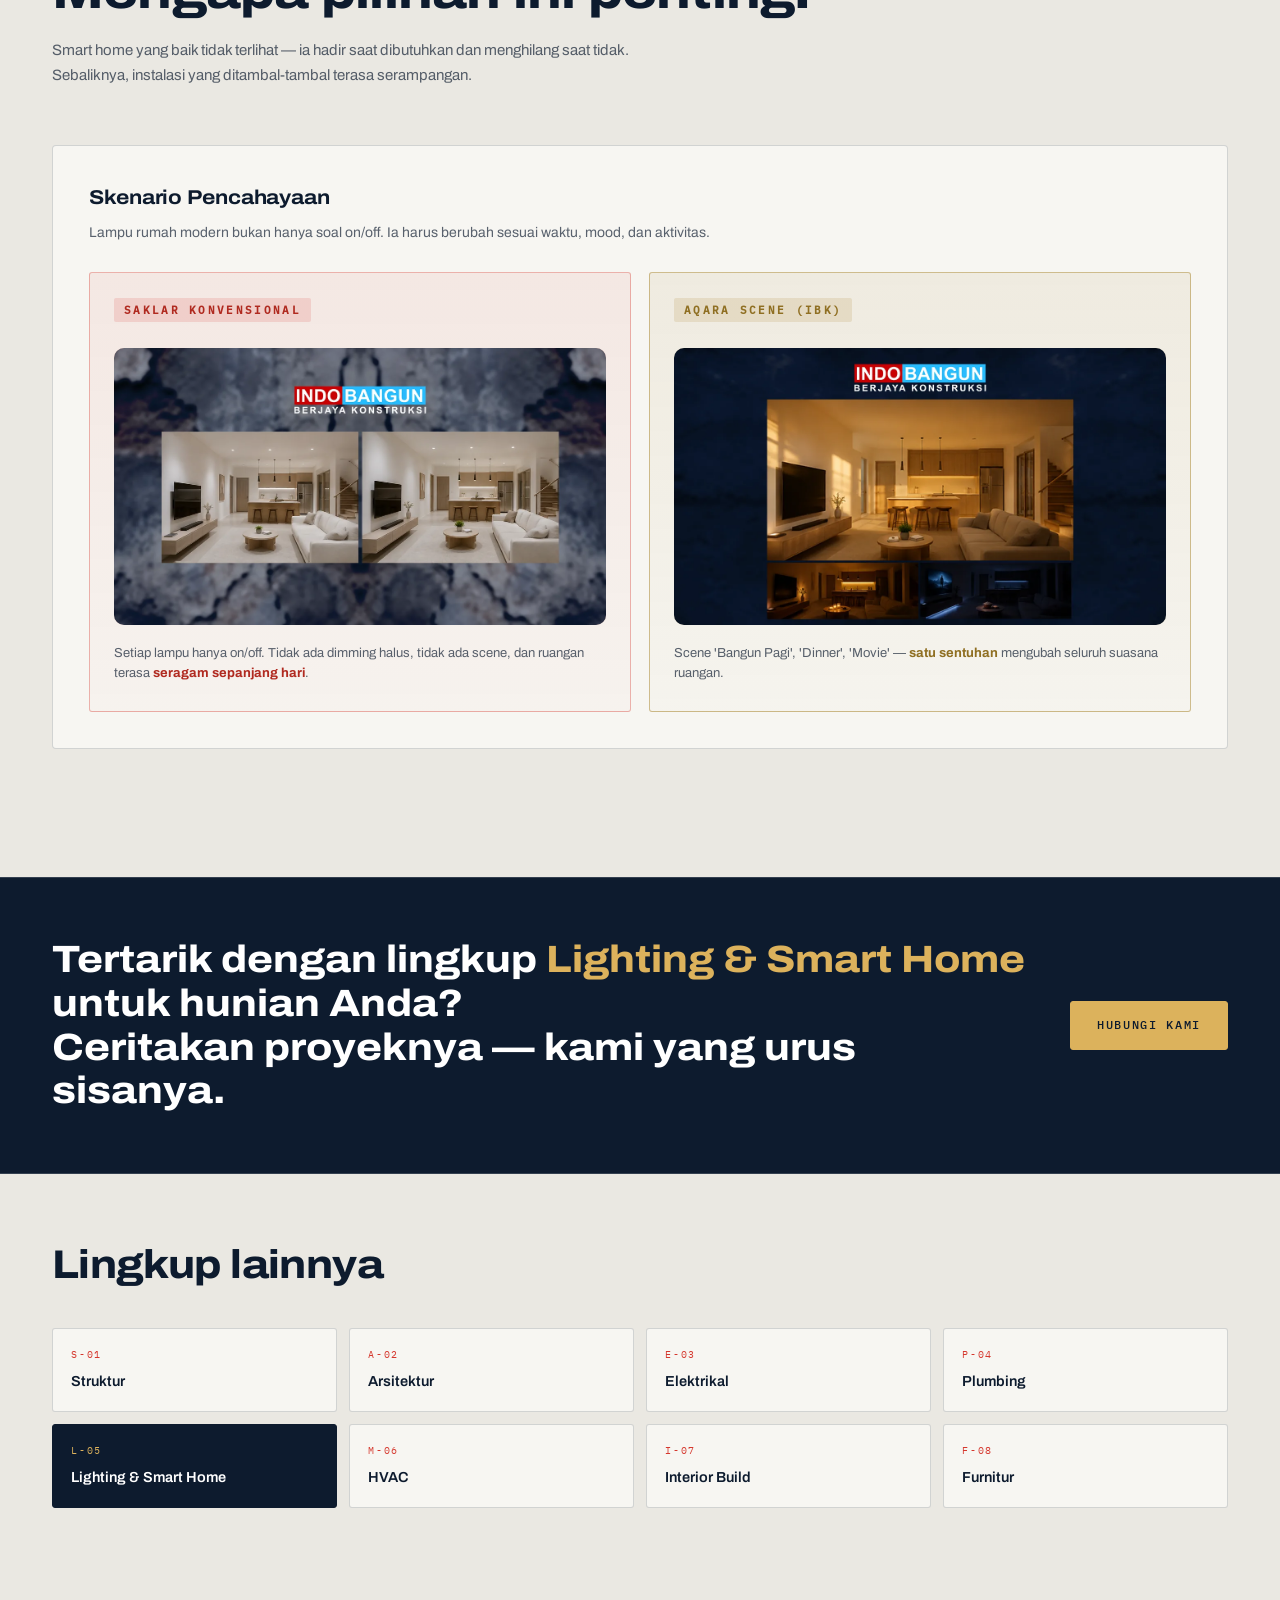
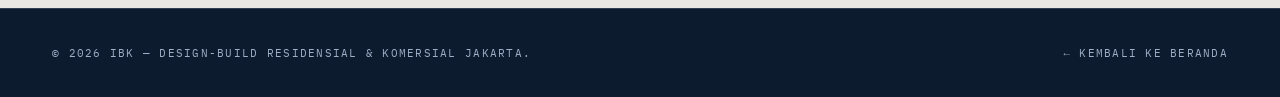
<file: scope/lighting-smart-home.html>
<!DOCTYPE html>
<html lang="id">
<head>
<meta charset="UTF-8" />
<meta name="viewport" content="width=device-width, initial-scale=1.0" />
<title>Lighting & Smart Home — IBK Residensial</title>
<style>
  :root{
    --bg:#0a1832; --bg-2:#0d1e3b; --bg-3:#122448;
    --fg:#ecead8; --fg-muted:rgba(236,234,216,0.65); --fg-faint:rgba(236,234,216,0.45);
    --gold:#d4af6c; --gold-2:#c89b50;
    --bad:#e07d6a;
    --line:rgba(236,234,216,0.08); --line-strong:rgba(236,234,216,0.16);
    --card-border:rgba(212,175,108,0.18); --card-border-strong:rgba(212,175,108,0.35);
    --serif:"Cormorant Garamond","Times New Roman",serif;
    --sans:"Manrope",system-ui,-apple-system,sans-serif;
    --mono:"JetBrains Mono",ui-monospace,monospace;
  }
  *{ box-sizing:border-box; }
  html,body{ margin:0; padding:0; }
  body{ background:var(--bg); color:var(--fg); font-family:var(--sans); line-height:1.55; -webkit-font-smoothing:antialiased; }
  a{ color:inherit; text-decoration:none; }
  img{ display:block; max-width:100%; }
  .container{ width:100%; max-width:1240px; margin:0 auto; padding:0 32px; }

  .nav{
    position:fixed; top:0; left:0; right:0; z-index:60;
    padding:18px 0; background:rgba(10,24,50,0.92);
    box-shadow:0 1px 0 var(--line);
    -webkit-backdrop-filter:blur(8px); backdrop-filter:blur(8px);
  }
  .nav-inner{ display:flex; align-items:center; justify-content:space-between; gap:24px; }
  .brand{ display:flex; align-items:center; }
  .brand-logo{ height:38px; width:auto; }
  .back-link{
    display:inline-flex; align-items:center; gap:10px;
    font-size:11.5px; font-weight:600; letter-spacing:0.18em; text-transform:uppercase;
    color:var(--fg-muted);
    border:1px solid var(--line-strong);
    padding:10px 18px; border-radius:999px;
    transition:all .25s ease;
  }
  .back-link:hover{ color:var(--bg); background:var(--gold); border-color:var(--gold); }

  /* Page hero with rendering image */
  .page-hero{
    position:relative;
    min-height:540px;
    display:flex; align-items:flex-end;
    padding:140px 0 60px;
    overflow:hidden;
  }
  .page-hero-bg{
    position:absolute; inset:0;
    background-size:cover; background-position:center;
    z-index:0;
  }
  .page-hero-overlay{
    position:absolute; inset:0;
    background:
      linear-gradient(180deg, rgba(10,24,50,0.45) 0%, rgba(10,24,50,0.25) 30%, rgba(10,24,50,0.95) 100%),
      linear-gradient(90deg, rgba(10,24,50,0.6) 0%, rgba(10,24,50,0.05) 60%);
    z-index:1;
  }
  .page-hero .container{ position:relative; z-index:2; width:100%; }
  .page-num{
    font-family:var(--mono);
    font-size:12px; letter-spacing:0.28em; text-transform:uppercase;
    color:var(--gold); margin:0 0 22px;
    display:inline-flex; align-items:center; gap:14px;
  }
  .page-num::before{ content:""; width:36px; height:1px; background:var(--gold); }
  .page-title{
    font-family:var(--serif); font-style:italic; font-weight:500;
    font-size:clamp(48px, 7vw, 92px); line-height:1.02;
    letter-spacing:-0.01em; margin:0 0 24px; color:#f4f1e1; max-width:14ch;
    text-shadow:0 2px 30px rgba(0,0,0,0.45);
  }
  .page-lead{
    font-size:16px; line-height:1.7; color:rgba(236,234,216,0.85);
    margin:0; max-width:680px;
  }

  /* Comparison section */
  .compare{ padding:100px 0; }
  .compare-head{ max-width:760px; margin:0 0 56px; }
  .compare-head .eyebrow{
    font-size:11.5px; font-weight:600; letter-spacing:0.32em; color:var(--gold);
    text-transform:uppercase; margin:0 0 18px;
  }
  .compare-head h2{
    font-family:var(--serif); font-style:italic; font-weight:500;
    font-size:clamp(30px, 4vw, 52px); line-height:1.08;
    letter-spacing:-0.01em; margin:0 0 18px; color:#f4f1e1;
  }
  .compare-head p{ font-size:15px; line-height:1.7; color:var(--fg-muted); margin:0; max-width:580px; }

  .compare-item{
    background:rgba(255,255,255,0.025);
    border:1px solid var(--card-border);
    border-radius:22px;
    padding:36px;
    margin-bottom:28px;
  }
  .compare-item h3{
    font-family:var(--sans); font-weight:700; font-size:20px;
    margin:0 0 8px; color:#f4f1e1; letter-spacing:-0.005em;
  }
  .compare-item .ci-desc{
    font-size:14px; line-height:1.65; color:var(--fg-muted); margin:0 0 28px; max-width:760px;
  }
  .compare-pair{
    display:grid; grid-template-columns:1fr 1fr; gap:18px;
  }
  .compare-side{
    position:relative;
    border-radius:14px;
    padding:24px 24px 28px;
    overflow:hidden;
    min-height:280px;
    display:flex; flex-direction:column; justify-content:space-between;
  }
  .compare-side.bad{
    background:linear-gradient(180deg, rgba(224,125,106,0.08), rgba(224,125,106,0.02));
    border:1px solid rgba(224,125,106,0.28);
  }
  .compare-side.good{
    background:linear-gradient(180deg, rgba(212,175,108,0.10), rgba(212,175,108,0.02));
    border:1px solid var(--card-border-strong);
  }
  .compare-side .side-label{
    font-family:var(--mono);
    font-size:10.5px; letter-spacing:0.22em; text-transform:uppercase;
    font-weight:600;
    display:inline-flex; align-items:center; gap:8px;
    margin-bottom:18px;
  }
  .compare-side .side-label .pill{
    display:inline-block; padding:4px 10px; border-radius:999px;
  }
  .compare-side.bad .side-label .pill{ background:rgba(224,125,106,0.18); color:#f3a995; }
  .compare-side.good .side-label .pill{ background:rgba(212,175,108,0.22); color:var(--gold); }
  .compare-side .viz{
    flex:1; min-height:160px;
    display:flex; align-items:center; justify-content:center;
    margin:8px 0 18px;
    position:relative;
  }
  .compare-side .note{
    font-size:13px; line-height:1.55; color:var(--fg-muted); margin:0;
  }
  .compare-side.bad .note strong{ color:#f3a995; }
  .compare-side.good .note strong{ color:var(--gold); }

  /* Generic viz helpers */
  .viz svg{ width:100%; height:auto; max-height:180px; }

  /* ---- Animations ---- */
  @keyframes shake{
    0%,100%{ transform:translate(0,0) rotate(0); }
    20%{ transform:translate(-2px,-1px) rotate(-0.6deg); }
    40%{ transform:translate(2px,1px) rotate(0.6deg); }
    60%{ transform:translate(-1.5px,1px) rotate(-0.4deg); }
    80%{ transform:translate(1.5px,-1px) rotate(0.4deg); }
  }
  @keyframes drip{
    0%{ transform:translateY(-6px); opacity:0; }
    20%{ opacity:1; }
    100%{ transform:translateY(40px); opacity:0; }
  }
  @keyframes crack-grow{
    0%{ stroke-dashoffset:140; }
    40%{ stroke-dashoffset:0; }
    60%{ stroke-dashoffset:0; }
    100%{ stroke-dashoffset:140; }
  }
  @keyframes tilt-slow{
    0%,30%{ transform:rotate(0); }
    70%,100%{ transform:rotate(-2.2deg); }
  }
  @keyframes deflect{
    0%,30%{ transform:translateY(0); }
    70%,100%{ transform:translateY(14px); }
  }
  @keyframes peel{
    0%,30%{ transform:translateY(0) rotate(0); opacity:1; }
    70%,100%{ transform:translateY(40px) rotate(10deg); opacity:0; }
  }
  @keyframes flicker{
    0%,60%,80%,100%{ opacity:1; }
    65%{ opacity:0.25; }
    72%{ opacity:0.6; }
    78%{ opacity:0.3; }
  }
  @keyframes pulse-glow{
    0%,100%{ filter:drop-shadow(0 0 6px rgba(212,175,108,0.5)); }
    50%{ filter:drop-shadow(0 0 14px rgba(212,175,108,0.9)); }
  }
  @keyframes flow-arrow{
    0%{ transform:translateX(-30px); opacity:0; }
    20%{ opacity:1; }
    80%{ opacity:1; }
    100%{ transform:translateX(40px); opacity:0; }
  }
  @keyframes temp-bounce{
    0%,100%{ transform:translateY(0); }
    25%{ transform:translateY(-22px); }
    50%{ transform:translateY(0); }
    75%{ transform:translateY(18px); }
  }
  @keyframes scene-shift{
    0%,25%{ filter:brightness(0.5) hue-rotate(0deg); }
    35%,55%{ filter:brightness(1.0) hue-rotate(20deg); }
    65%,85%{ filter:brightness(0.75) hue-rotate(-15deg); }
    100%{ filter:brightness(0.5) hue-rotate(0deg); }
  }
  @keyframes spark{
    0%,40%,60%,100%{ opacity:0; }
    50%{ opacity:1; }
  }
  @keyframes hot-wave{
    0%,100%{ transform:translateY(0); }
    50%{ transform:translateY(-4px); }
  }
  @keyframes slow-close{
    0%,30%{ transform:rotate(20deg); }
    100%{ transform:rotate(0deg); }
  }
  @keyframes slam{
    0%,40%{ transform:rotate(35deg); }
    50%{ transform:rotate(0deg); }
    55%{ transform:rotate(-3deg); }
    60%{ transform:rotate(1deg); }
    65%,100%{ transform:rotate(0deg); }
  }

  .shake-anim{ animation:shake 1.6s ease-in-out infinite; transform-origin:center bottom; }
  .crack-anim{ stroke-dasharray:140; animation:crack-grow 3.2s ease-in-out infinite; }
  .tilt-anim{ transform-origin:bottom center; animation:tilt-slow 3.4s ease-in-out infinite alternate; }
  .deflect-anim{ animation:deflect 3s ease-in-out infinite alternate; transform-origin:center; }
  .peel-anim{ animation:peel 4s ease-in-out infinite; transform-origin:top center; }
  .drip-anim{ animation:drip 1.8s ease-in infinite; }
  .flicker-anim{ animation:flicker 2.4s ease-in-out infinite; }
  .glow-anim{ animation:pulse-glow 2.6s ease-in-out infinite; }
  .flow-anim{ animation:flow-arrow 2.4s ease-in-out infinite; }
  .temp-anim{ animation:temp-bounce 2.8s ease-in-out infinite; }
  .scene-anim{ animation:scene-shift 5s ease-in-out infinite; }
  .spark-anim{ animation:spark 1.8s ease-in-out infinite; }
  .hot-anim{ animation:hot-wave 1.6s ease-in-out infinite; }

  /* CTA + Footer + Other scopes (shared) */
  .cta-strip{
    background:var(--bg-2); border-top:1px solid var(--line); border-bottom:1px solid var(--line);
    padding:60px 0;
  }
  .cta-inner{ display:grid; grid-template-columns:1.6fr auto; gap:36px; align-items:center; }
  .cta-inner h2{
    font-family:var(--serif); font-style:italic; font-weight:500;
    font-size:clamp(26px, 3vw, 38px); line-height:1.15; margin:0; color:#f4f1e1;
  }
  .cta-inner h2 .accent{ color:var(--gold); }
  .btn{
    display:inline-flex; align-items:center; gap:10px;
    padding:14px 26px; border-radius:999px;
    font-size:12px; font-weight:700; letter-spacing:0.18em; text-transform:uppercase;
    border:1px solid var(--gold); background:var(--gold); color:var(--bg);
    transition:all .25s ease; white-space:nowrap;
  }
  .btn:hover{ background:var(--gold-2); border-color:var(--gold-2); }

  footer{ padding:36px 0; border-top:1px solid var(--line); font-size:12.5px; color:var(--fg-faint); background:#050c1f; }
  .footer-inner{ display:flex; align-items:center; justify-content:space-between; gap:24px; flex-wrap:wrap; }

  .other-scopes{ padding:60px 0 100px; }
  .other-scopes h2{ font-family:var(--serif); font-style:italic; font-weight:500;
    font-size:clamp(28px, 3.2vw, 40px); margin:0 0 32px; color:#f4f1e1; }
  .other-list{ display:grid; grid-template-columns:repeat(4, minmax(0, 1fr)); gap:12px; }
  .other-list a{
    display:flex; flex-direction:column; gap:8px;
    padding:18px; border-radius:12px;
    border:1px solid var(--card-border);
    background:rgba(255,255,255,0.025);
    transition:all .25s ease;
  }
  .other-list a:hover{ border-color:var(--card-border-strong); transform:translateY(-2px); background:rgba(255,255,255,0.045); }
  .other-list a .o-num{ font-family:var(--mono); font-size:10px; letter-spacing:0.18em; color:var(--gold); }
  .other-list a .o-name{ font-family:var(--sans); font-weight:600; font-size:14.5px; color:var(--fg); }
  .other-list a.is-current{ background:var(--gold); border-color:var(--gold); }
  .other-list a.is-current .o-num, .other-list a.is-current .o-name{ color:var(--bg); }

  @media (max-width: 820px){
    .compare-pair{ grid-template-columns:1fr; }
    .other-list{ grid-template-columns:repeat(2, minmax(0, 1fr)); }
    .cta-inner{ grid-template-columns:1fr; }
    .container{ padding:0 20px; }
    .compare-item{ padding:24px; }
    .page-hero{ min-height:420px; padding:120px 0 40px; }
    .page-title{ font-size:clamp(36px, 9vw, 56px); }
  }


  .lang-toggle{ display:inline-flex; align-items:center; gap:6px; border:1px solid var(--line-strong); border-radius:999px; padding:6px 4px; font-size:12px; font-weight:600; letter-spacing:0.08em; }
  .lang-toggle button{ border:0; background:transparent; color:var(--fg-muted); padding:4px 10px; border-radius:999px; font-weight:600; font-size:11.5px; letter-spacing:0.1em; cursor:pointer; transition:all .2s ease; }
  .lang-toggle button.is-active{ background:var(--gold); color:var(--bg); }
  .nav-cta{ display:flex; align-items:center; gap:14px; }
  @media (max-width: 520px){ .lang-toggle button{ padding:3px 8px; font-size:11px; } .back-link{ display:none; } }

  /* PROJECT ALBUM (image gallery) */
  .album{ padding:80px 0 20px; }
  .album-head{ max-width:760px; margin:0 0 56px; text-align:left; }
  .album-head .eyebrow{
    font-size:11.5px; font-weight:600; letter-spacing:0.32em; color:var(--gold);
    text-transform:uppercase; margin:0 0 18px;
  }
  .album-head h2{
    font-family:var(--serif); font-style:italic; font-weight:500;
    font-size:clamp(30px,4vw,52px); line-height:1.08; letter-spacing:-0.01em;
    margin:0 0 18px; color:#f4f1e1;
  }
  .album-head p{
    font-size:15px; line-height:1.7; color:var(--fg-muted); margin:0; max-width:580px;
  }
  .album-row{ display:flex; align-items:center; gap:10px; height:420px; width:100%;
    margin:0 auto; padding:0; }
  .album-tile{ position:relative; flex-grow:1; width:14rem; height:100%;
    border-radius:14px; overflow:hidden; transition:all .5s cubic-bezier(.4,0,.2,1); cursor:pointer; }
  .album-tile:hover{ flex-grow:6; width:100%; }
  .album-tile img{ width:100%; height:100%; object-fit:cover; object-position:center; display:block; }
  @media (max-width:720px){
    .album-row{ height:auto; flex-direction:column; gap:12px; }
    .album-tile{ width:100%; height:200px; }
    .album-tile:hover{ flex-grow:1; }
  }


  .viz.cmp-photo{ min-height:0 !important; padding:0; display:block; }
  .viz.cmp-photo img{ width:100%; height:auto; display:block; border-radius:10px; }
  .compare-side.good .viz.cmp-photo img{ box-shadow:inset 0 0 0 1px rgba(212,175,108,0.35); }
  .compare-side.bad .viz.cmp-photo img{ box-shadow:inset 0 0 0 1px rgba(224,125,106,0.35); }
</style>

<style id="presisi-skin">
  /* PRESISI re-theme: light beton chapters, ink hero/cta/footer, red annotation, brass action */
  :root{
    --bg:#EAE8E2; --bg-2:#13253E; --bg-3:#F7F6F2;
    --fg:#0D1B2E; --fg-muted:rgba(13,27,46,0.68); --fg-faint:rgba(13,27,46,0.45);
    --gold:#A8842C; --gold-2:#8F6F22;
    --line:rgba(13,27,46,0.14); --line-strong:rgba(13,27,46,0.26);
    --card-border:rgba(13,27,46,0.16); --card-border-strong:rgba(168,132,44,0.55);
    --serif:"Archivo Var","Archivo",system-ui,sans-serif;
    --sans:"Archivo Var","Archivo",system-ui,sans-serif;
    --mono:"Plex Mono",ui-monospace,monospace;
    --ink:#0D1B2E; --steel:#9DB0C7; --red:#D5372D; --brass-bright:#DCB25C;
    --font-d:"Archivo Var","Archivo",system-ui,sans-serif;
    --font-m:"Plex Mono",ui-monospace,monospace;
    --wide:125%; --mid:112%; --max:1240px; --gut:clamp(20px,4vw,56px);
    --line-inv:rgba(255,255,255,0.16);
  }
  body{ font-stretch:100%; }
  :focus-visible{ outline:2px solid var(--red); outline-offset:3px; border-radius:2px; }

  /* hero: ink with plot grid */
  .page-hero-overlay{
    background:
      linear-gradient(180deg, rgba(13,27,46,0.5) 0%, rgba(13,27,46,0.28) 30%, rgba(13,27,46,0.95) 100%),
      linear-gradient(90deg, rgba(13,27,46,0.68) 0%, rgba(13,27,46,0.08) 60%),
      repeating-linear-gradient(0deg, rgba(255,255,255,.03) 0 1px, transparent 1px 84px),
      repeating-linear-gradient(90deg, rgba(255,255,255,.03) 0 1px, transparent 1px 84px) !important;
  }
  .page-num{ font-family:var(--mono) !important; color:#D7DEE9 !important; letter-spacing:.2em !important; font-weight:400 !important; }
  .page-num::before{ background:var(--red) !important; width:26px !important; height:1.5px !important; }
  .page-title{
    font-family:var(--font-d) !important; font-style:normal !important; font-stretch:var(--wide);
    font-weight:820 !important; letter-spacing:-0.017em !important; color:#fff !important;
  }
  .page-lead{ color:#C9D3E2 !important; }

  /* headings on light chapters */
  .compare-head h2, .album-head h2, .other-scopes h2{
    font-family:var(--font-d) !important; font-style:normal !important; font-stretch:var(--mid);
    font-weight:760 !important; letter-spacing:-0.015em !important; color:var(--ink) !important;
  }
  .compare-item h3{ color:var(--ink) !important; font-stretch:var(--mid); }
  .album-head .eyebrow, .compare-head .eyebrow{
    font-family:var(--mono) !important; font-weight:400 !important; letter-spacing:.18em !important;
    color:var(--ink) !important; opacity:.78; display:inline-flex; align-items:center; gap:12px;
  }
  .album-head .eyebrow::before, .compare-head .eyebrow::before{
    content:""; width:26px; height:1.5px; background:var(--red);
  }

  /* drawing-set corners instead of soft radii */
  .compare-item{ border-radius:4px !important; background:var(--bg-3) !important; }
  .compare-side{ border-radius:3px !important; }
  .compare-side.bad{
    background:linear-gradient(180deg, rgba(213,55,45,0.07), rgba(213,55,45,0.02)) !important;
    border:1px solid rgba(213,55,45,0.35) !important;
  }
  .compare-side.good{
    background:linear-gradient(180deg, rgba(168,132,44,0.09), rgba(168,132,44,0.02)) !important;
    border:1px solid rgba(168,132,44,0.5) !important;
  }
  .compare-side.bad .side-label .pill{ background:rgba(213,55,45,0.14) !important; color:#B02A20 !important; }
  .compare-side.good .side-label .pill{ background:rgba(168,132,44,0.16) !important; color:#8F6F22 !important; }
  .compare-side .side-label .pill{ border-radius:2px !important; }
  .compare-side.bad .note strong{ color:#B02A20 !important; }
  .compare-side.good .note strong{ color:#8F6F22 !important; }
  .cmp-photo{ border-radius:3px; }

  .album-tile{ border-radius:3px; overflow:hidden; }

  /* CTA: ink chapter */
  .cta-strip{ background:var(--ink) !important; border-color:var(--line-inv) !important; }
  .cta-inner h2{
    font-family:var(--font-d) !important; font-style:normal !important; font-stretch:var(--mid);
    font-weight:760 !important; color:#fff !important;
  }
  .cta-inner h2 .accent{ color:var(--brass-bright) !important; }
  .btn{ border-radius:3px !important; font-family:var(--mono) !important; font-weight:500 !important;
    letter-spacing:.14em !important; background:var(--brass-bright) !important; border-color:var(--brass-bright) !important; color:var(--ink) !important; }
  .btn:hover{ background:#C9A045 !important; border-color:#C9A045 !important; }

  /* other scopes as sheet cards */
  .other-list a{ border-radius:3px !important; background:var(--bg-3) !important; }
  .other-list a .o-num{ color:var(--red) !important; }
  .other-list a.is-current{ background:var(--ink) !important; border-color:var(--ink) !important; }
  .other-list a.is-current .o-num{ color:var(--brass-bright) !important; }
  .other-list a.is-current .o-name{ color:#fff !important; }

  footer{ background:var(--ink) !important; border-top:1px solid var(--line-inv) !important; color:var(--steel) !important; }
  .footer-inner{ font-family:var(--mono); font-size:10.5px; letter-spacing:.12em; text-transform:uppercase; }

  .back-link{ border-radius:3px !important; font-family:var(--font-m) !important; font-weight:500 !important; }
  @media (max-width:900px){ body{ padding-bottom:76px; } }
</style>
<meta name="description" content="Lingkup lighting & smart home IBK — pencahayaan arsitektural dan otomasi rumah terintegrasi." />
<meta property="og:type" content="website" />
<meta property="og:title" content="IBK — Lingkup L-05" />
<meta property="og:image" content="https://ibkonstruksi.com/images/og-cover.jpg" />
<link rel="canonical" href="https://ibkonstruksi.com/scope/lighting-smart-home.html" />
<meta property="og:url" content="https://ibkonstruksi.com/scope/lighting-smart-home.html" />
<meta property="og:site_name" content="IBK — Indobangun Berjaya Konstruksi" />
<meta name="twitter:card" content="summary_large_image" />
<link rel="icon" type="image/svg+xml" href="/assets/favicon.svg" />
<link rel="preload" as="font" type="font/woff2" href="/assets/fonts/archivo-var.woff2" crossorigin />
<link rel="stylesheet" href="/assets/presisi.css" />
</head>
<body>

<header class="p-nav">
  <div class="p-nav-in">
    <a href="../index.html" aria-label="IBK — Beranda"><img src="../images/brand-logo.webp" alt="IndoBangun Berjaya Konstruksi" style="height:30px;width:auto" /></a>
    <nav class="p-links" aria-label="Utama">
      <a href="../residential.html" data-i18n="pNavRes">Residensial</a>
      <a href="../commercial.html" data-i18n="pNavCom">Komersial</a>
      <a href="../proyek-selesai.html" data-i18n="pNavProyek">Proyek Selesai</a>
      <a href="../index.html#kontak" data-i18n="pNavKontak">Kontak</a>
    </nav>
    <a class="back-link" href="../residential.html" style="margin-left:auto">
      <svg width="14" height="14" viewBox="0 0 24 24" fill="none" stroke="currentColor" stroke-width="2" stroke-linecap="round" stroke-linejoin="round" aria-hidden="true"><line x1="19" y1="12" x2="5" y2="12"/><polyline points="12 19 5 12 12 5"/></svg>
      <span data-i18n="navBack">Beranda</span>
    </a>
    <div class="p-lang" role="group" aria-label="Bahasa / Language">
      <button type="button" data-lang="id" class="on">ID</button>
      <button type="button" data-lang="en">EN</button>
    </div>
    <button class="p-burger" aria-expanded="false" aria-controls="pmenu">MENU</button>
  </div>
</header>
<nav class="p-menu" id="pmenu" aria-label="Menu seluler">
  <a href="../residential.html" data-i18n="pNavRes">Residensial</a>
  <a href="../commercial.html" data-i18n="pNavCom">Komersial</a>
  <a href="../proyek-selesai.html" data-i18n="pNavProyek">Proyek Selesai</a>
  <a href="../index.html#kontak" data-i18n="pNavKontak">Kontak</a>
</nav>

<section class="page-hero">
  <div class="page-hero-bg" style="background-image: url('../images/header-lighting.webp')"></div>
  <div class="page-hero-overlay"></div>
  <div class="container">
    <p class="page-num">L-05 — <span data-i18n="scopeNumSuffix">Lingkup Pekerjaan</span></p>
    <h1 class="page-title" data-i18n="title">Lighting & Smart Home</h1>
    <p class="page-lead" data-i18n="lead">Otomasi pencahayaan Aqara dan kunci pintar. Jaringan Unifi dan CCTV, panel solar, serta integrasi smart-home eksklusif yang menyatu dengan estetika interior.</p>
  </div>
</section>


<!-- PROJECT ALBUM -->
<section class="section album" id="album">
  <div class="container">
    <div class="album-head">
      <p class="eyebrow" data-i18n="albumEyebrow">Setiap Foto Menceritakan Hasil yang Berbicara Sendiri</p>
      <h2 data-i18n="albumTitle">Jejak Karya yang Terbangun<br/>dengan Presisi</h2>
      <p data-i18n="albumDesc">Setiap foto merekam proses, ketekunan, dan hasil yang menjadi kebanggaan kami. Lihat lebih dekat bagaimana IBK menghadirkan bangunan yang kokoh, estetis, dan dirancang untuk bertahan dalam jangka panjang.</p>
    </div>
    <div class="album-row">
      <div class="album-tile"><img src="../images/album-lighting-1.webp" alt="album-1" loading="lazy" /></div>
      <div class="album-tile"><img src="../images/album-lighting-2.webp" alt="album-2" loading="lazy" /></div>
      <div class="album-tile"><img src="../images/album-lighting-3.webp" alt="album-3" loading="lazy" /></div>
      <div class="album-tile"><img src="../images/album-lighting-4.webp" alt="album-4" loading="lazy" /></div>
      <div class="album-tile"><img src="../images/album-lighting-5.webp" alt="album-5" loading="lazy" /></div>
      <div class="album-tile"><img src="../images/album-lighting-6.webp" alt="album-6" loading="lazy" /></div>
    </div>
  </div>
</section>

<section class="compare">
  <div class="container">
    <div class="compare-head">
      <p class="eyebrow" data-i18n="compareEyebrow">Perbandingan Visual</p>
      <h2 data-i18n="compareTitle">Mengapa pilihan ini penting.</h2>
      <p data-i18n="compareIntro">Smart home yang baik tidak terlihat — ia hadir saat dibutuhkan dan menghilang saat tidak. Sebaliknya, instalasi yang ditambal-tambal terasa serampangan.</p>
    </div>
    <div class="compare-item">
      <h3 data-i18n="item0_h">Skenario Pencahayaan</h3>
      <p class="ci-desc" data-i18n="item0_d">Lampu rumah modern bukan hanya soal on/off. Ia harus berubah sesuai waktu, mood, dan aktivitas.</p>
      <div class="compare-pair">
        <div class="compare-side bad">
          <div>
            <span class="side-label"><span class="pill" data-i18n="item0_badLabel">Saklar Konvensional</span></span>
            <div class="viz cmp-photo"><img src="../images/cmp-29.webp" alt="" loading="lazy" /></div>
          </div>
          <p class="note" data-i18n="item0_badNote">Setiap lampu hanya on/off. Tidak ada dimming halus, tidak ada scene, dan ruangan terasa <strong>seragam sepanjang hari</strong>.</p>
        </div>
        <div class="compare-side good">
          <div>
            <span class="side-label"><span class="pill" data-i18n="item0_goodLabel">Aqara Scene (IBK)</span></span>
            <div class="viz cmp-photo"><img src="../images/cmp-30.webp" alt="" loading="lazy" /></div>
          </div>
          <p class="note" data-i18n="item0_goodNote">Scene 'Bangun Pagi', 'Dinner', 'Movie' — <strong>satu sentuhan</strong> mengubah seluruh suasana ruangan.</p>
        </div>
      </div>
    </div>
  </div>
</section>

<section class="cta-strip">
  <div class="container cta-inner">
    <h2 data-i18n="ctaTitle">Tertarik dengan lingkup <span class="accent">Struktur</span> untuk hunian Anda?<br/>Ceritakan proyeknya — kami yang urus sisanya.</h2>
    <a class="btn" href="https://wa.me/6281389798772" target="_blank" rel="noopener" data-i18n="ctaBtn">Hubungi Kami</a>
  </div>
</section>

<section class="other-scopes">
  <div class="container">
    <h2 data-i18n="otherTitle">Lingkup lainnya</h2>
    <div class="other-list">
      <a href="struktur.html" class="">
        <span class="o-num">S-01</span>
        <span class="o-name" data-i18n="other0">Struktur</span>
      </a>
      <a href="arsitektur.html" class="">
        <span class="o-num">A-02</span>
        <span class="o-name" data-i18n="other1">Arsitektur</span>
      </a>
      <a href="elektrikal.html" class="">
        <span class="o-num">E-03</span>
        <span class="o-name" data-i18n="other2">Elektrikal</span>
      </a>
      <a href="plumbing.html" class="">
        <span class="o-num">P-04</span>
        <span class="o-name" data-i18n="other3">Plumbing</span>
      </a>
      <a href="lighting-smart-home.html" class="is-current">
        <span class="o-num">L-05</span>
        <span class="o-name" data-i18n="other4">Lighting & Smart Home</span>
      </a>
      <a href="hvac.html" class="">
        <span class="o-num">M-06</span>
        <span class="o-name" data-i18n="other5">HVAC</span>
      </a>
      <a href="interior-build.html" class="">
        <span class="o-num">I-07</span>
        <span class="o-name" data-i18n="other6">Interior Build</span>
      </a>
      <a href="furnitur.html" class="">
        <span class="o-num">F-08</span>
        <span class="o-name" data-i18n="other7">Furnitur</span>
      </a>
    </div>
  </div>
</section>

<footer>
  <div class="container footer-inner">
    <span>© 2026 IBK — <span data-i18n="footerNote">Design-Build Residensial &amp; Komersial Jakarta.</span></span>
    <a href="../residential.html" data-i18n="footerBack">← Kembali ke Beranda</a>
  </div>
</footer>

<script>
const I18N = {
  id: {"navBack":"Beranda","albumEyebrow":"Setiap Foto Menceritakan Hasil yang Berbicara Sendiri","albumTitle":"Jejak Karya yang Terbangun<br/>dengan Presisi","albumDesc":"Setiap foto merekam proses, ketekunan, dan hasil yang menjadi kebanggaan kami. Lihat lebih dekat bagaimana IBK menghadirkan bangunan yang kokoh, estetis, dan dirancang untuk bertahan dalam jangka panjang.","scopeNumSuffix":"Lingkup Pekerjaan","title":"Lighting & Smart Home","lead":"Otomasi pencahayaan Aqara dan kunci pintar. Jaringan Unifi dan CCTV, panel solar, serta integrasi smart-home eksklusif yang menyatu dengan estetika interior.","compareEyebrow":"Perbandingan Visual","compareTitle":"Mengapa pilihan ini penting.","compareIntro":"Smart home yang baik tidak terlihat — ia hadir saat dibutuhkan dan menghilang saat tidak. Sebaliknya, instalasi yang ditambal-tambal terasa serampangan.","ctaTitle":"Tertarik dengan lingkup <span class=\"accent\">Lighting &amp; Smart Home</span> untuk hunian Anda?<br/>Ceritakan proyeknya — kami yang urus sisanya.","ctaBtn":"Hubungi Kami","otherTitle":"Lingkup lainnya","footerNote":"Design-Build Residensial &amp; Komersial Jakarta.","footerBack":"← Kembali ke Beranda","item0_h":"Skenario Pencahayaan","item0_d":"Lampu rumah modern bukan hanya soal on/off. Ia harus berubah sesuai waktu, mood, dan aktivitas.","item0_badLabel":"Saklar Konvensional","item0_badNote":"Setiap lampu hanya on/off. Tidak ada dimming halus, tidak ada scene, dan ruangan terasa <strong>seragam sepanjang hari</strong>.","item0_goodLabel":"Aqara Scene (IBK)","item0_goodNote":"Scene 'Bangun Pagi', 'Dinner', 'Movie' — <strong>satu sentuhan</strong> mengubah seluruh suasana ruangan.","other0":"Struktur","other1":"Arsitektur","other2":"Elektrikal","other3":"Plumbing","other4":"Lighting & Smart Home","other5":"HVAC","other6":"Interior Build","other7":"Furnitur"},
  en: {"navBack":"Home","albumEyebrow":"Project Album","albumTitle":"Our Latest Creations","albumDesc":"A visual collection of our most recent works — each piece crafted with intention, precision, and a consistent standard.","scopeNumSuffix":"Scope of Work","title":"Lighting & Smart Home","lead":"Aqara lighting automation and smart locks. Unifi networking and CCTV, solar panels, plus exclusive smart-home integration that blends into the interior.","compareEyebrow":"Visual Comparison","compareTitle":"Why this choice matters.","compareIntro":"A good smart home is invisible — present when needed and gone when not. A patched-together installation, on the other hand, feels clumsy.","ctaTitle":"Interested in our <span class=\"accent\">Lighting &amp; Smart Home</span> scope for your home?<br/>Tell us about the project — we will handle the rest.","ctaBtn":"Contact Us","otherTitle":"Other scopes","footerNote":"Design-Build Residential &amp; Commercial Jakarta.","footerBack":"← Back to Home","item0_h":"Lighting Scenes","item0_d":"Modern home lighting isn't just on/off. It should shift with time, mood, and activity.","item0_badLabel":"Conventional Switches","item0_badNote":"Each light is on/off only. No fine dimming, no scenes, and the room feels <strong>uniform all day</strong>.","item0_goodLabel":"Aqara Scenes (IBK)","item0_goodNote":"'Wake', 'Dinner', 'Movie' scenes — <strong>one tap</strong> reshapes the entire room atmosphere.","other0":"Structure","other1":"Architecture","other2":"Electrical","other3":"Plumbing","other4":"Lighting & Smart Home","other5":"HVAC","other6":"Interior Build","other7":"Furniture"}
};
function setLang(lang){
  if(!I18N[lang]) return;
  document.documentElement.lang = lang;
  const dict = I18N[lang];
  document.querySelectorAll("[data-i18n]").forEach(el => {
    const key = el.getAttribute("data-i18n");
    if(dict[key] != null) el.innerHTML = dict[key];
  });
  document.querySelectorAll(".lang-toggle button").forEach(b => {
    b.classList.toggle("is-active", b.dataset.lang === lang);
  });
  try { localStorage.setItem("ibk-lang", lang); } catch(e){}
}
document.querySelectorAll(".lang-toggle button").forEach(btn => {
  btn.addEventListener("click", () => setLang(btn.dataset.lang));
});
const savedLang = (() => { try { return localStorage.getItem("ibk-lang"); } catch(e){ return null; } })();
setLang(savedLang || "id");

// Update back link based on origin (residensial / commercial)
(function(){
  try {
    const origin = localStorage.getItem('ibk-scope-origin') || 'residensial';
    const link = document.querySelector('.back-link');
    if(link){
      link.href = origin === 'commercial' ? '../commercial.html' : '../residential.html';
    }
  } catch(e) {}
})();

</script>

<div class="p-wa-bar"><a class="p-btn" href="https://wa.me/6281389798772" data-i18n="pWaBar">Diskusi Proyek via WhatsApp</a></div>
<script>
Object.assign(I18N.id, {pNavRes:"Residensial", pNavCom:"Komersial", pNavProyek:"Proyek Selesai", pNavKontak:"Kontak", pWaBar:"Diskusi Proyek via WhatsApp"});
Object.assign(I18N.en, {pNavRes:"Residential", pNavCom:"Commercial", pNavProyek:"Completed Projects", pNavKontak:"Contact", pWaBar:"Discuss a Project on WhatsApp"});
try { setLang(localStorage.getItem('ibk-lang') || 'id'); } catch(e) {}
</script>
<script src="/assets/presisi.js" defer></script>
</body>
</html>
</file>
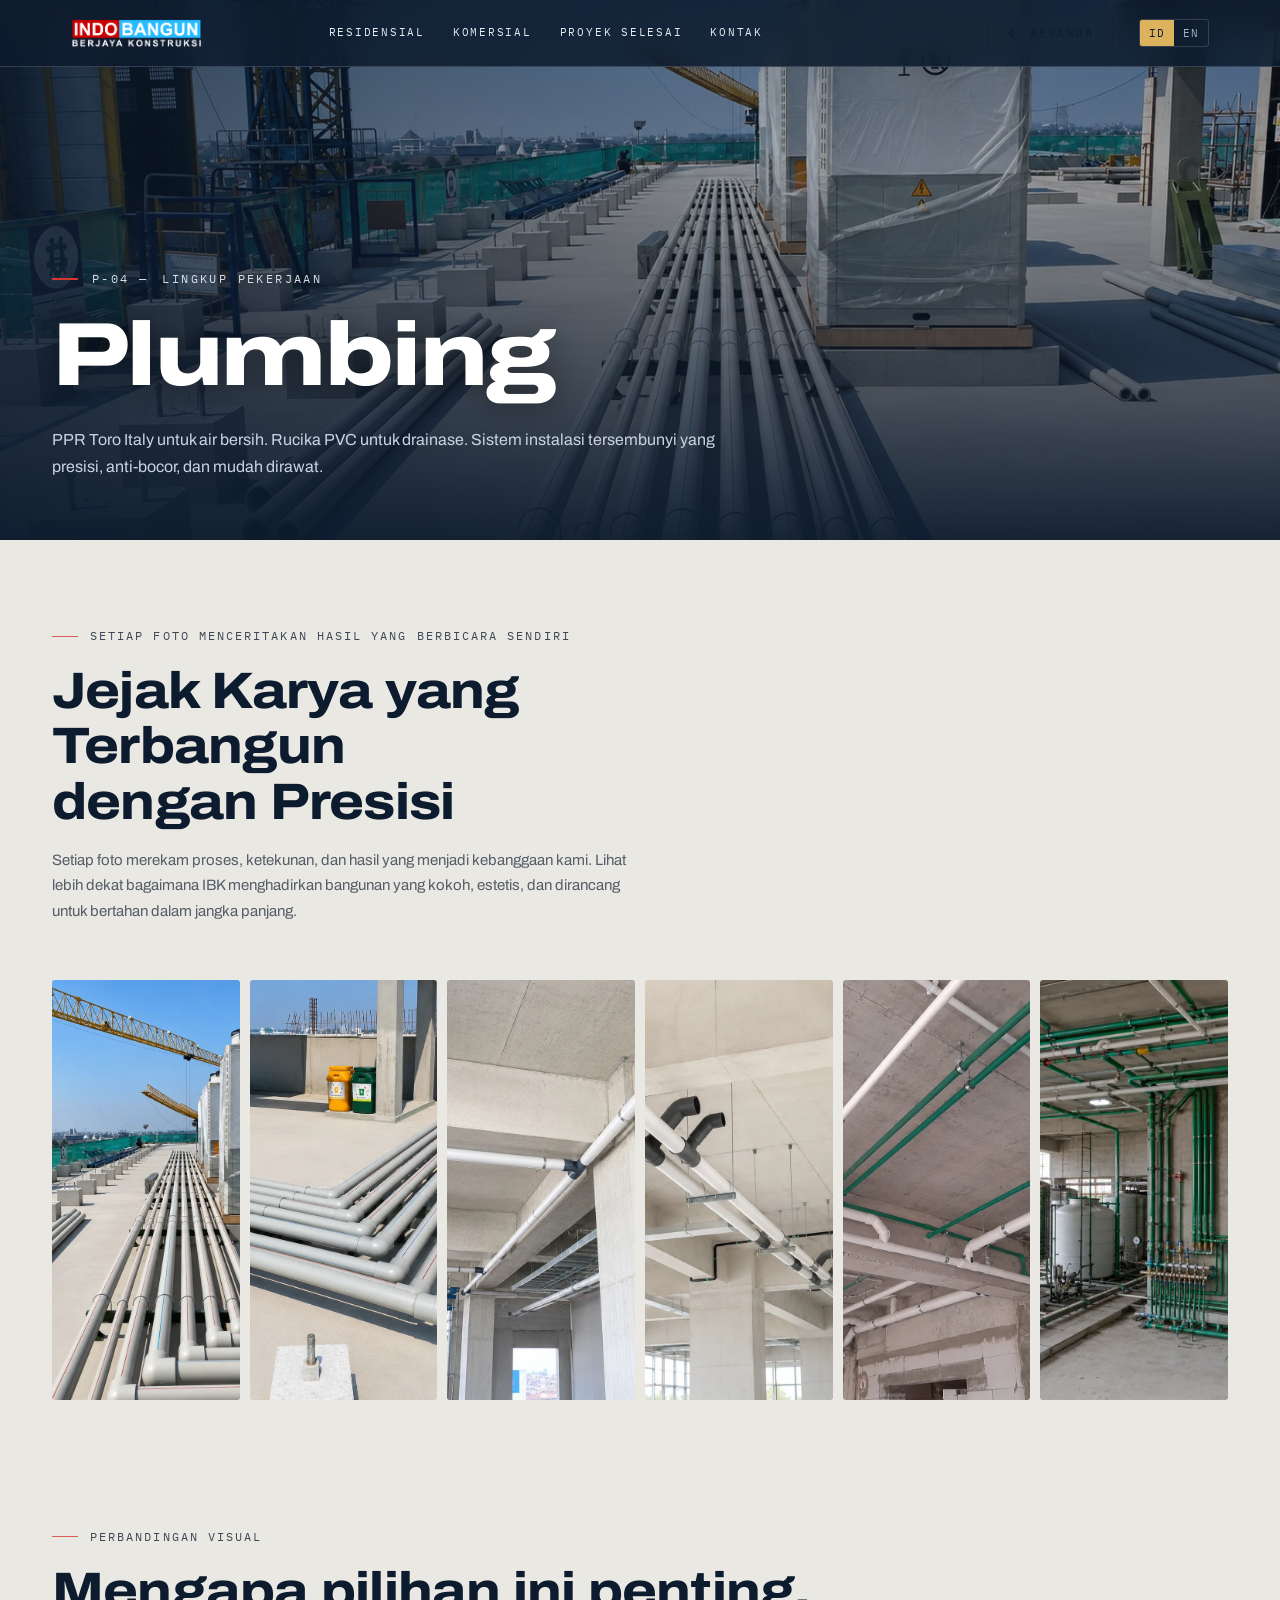
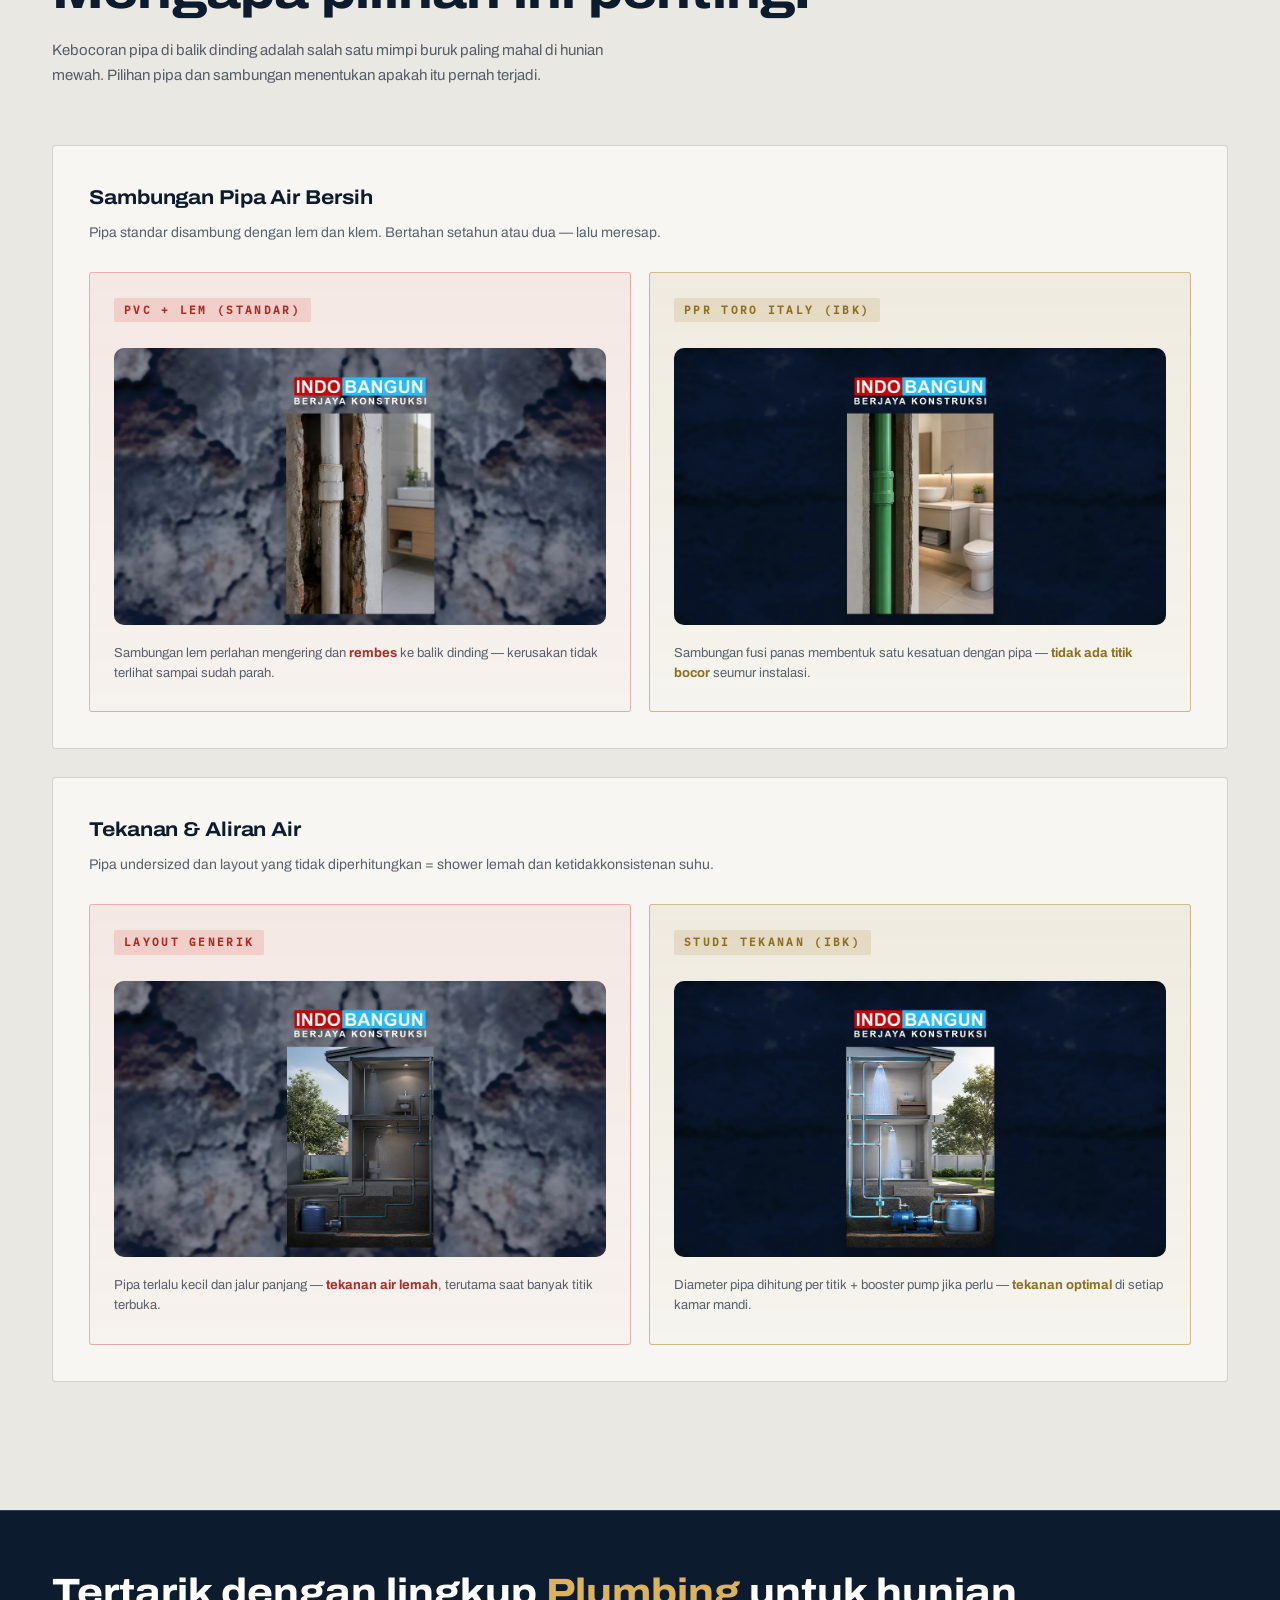
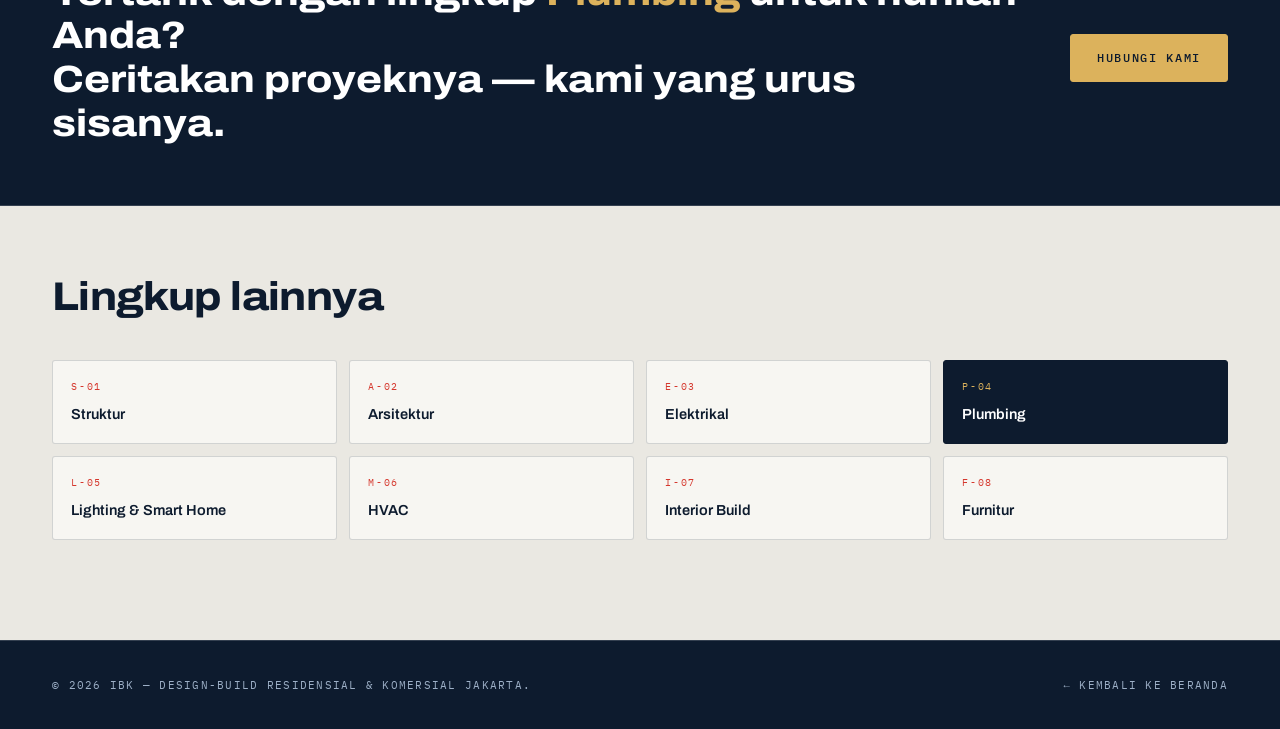
<file: scope/plumbing.html>
<!DOCTYPE html>
<html lang="id">
<head>
<meta charset="UTF-8" />
<meta name="viewport" content="width=device-width, initial-scale=1.0" />
<title>Plumbing — IBK Residensial</title>
<style>
  :root{
    --bg:#0a1832; --bg-2:#0d1e3b; --bg-3:#122448;
    --fg:#ecead8; --fg-muted:rgba(236,234,216,0.65); --fg-faint:rgba(236,234,216,0.45);
    --gold:#d4af6c; --gold-2:#c89b50;
    --bad:#e07d6a;
    --line:rgba(236,234,216,0.08); --line-strong:rgba(236,234,216,0.16);
    --card-border:rgba(212,175,108,0.18); --card-border-strong:rgba(212,175,108,0.35);
    --serif:"Cormorant Garamond","Times New Roman",serif;
    --sans:"Manrope",system-ui,-apple-system,sans-serif;
    --mono:"JetBrains Mono",ui-monospace,monospace;
  }
  *{ box-sizing:border-box; }
  html,body{ margin:0; padding:0; }
  body{ background:var(--bg); color:var(--fg); font-family:var(--sans); line-height:1.55; -webkit-font-smoothing:antialiased; }
  a{ color:inherit; text-decoration:none; }
  img{ display:block; max-width:100%; }
  .container{ width:100%; max-width:1240px; margin:0 auto; padding:0 32px; }

  .nav{
    position:fixed; top:0; left:0; right:0; z-index:60;
    padding:18px 0; background:rgba(10,24,50,0.92);
    box-shadow:0 1px 0 var(--line);
    -webkit-backdrop-filter:blur(8px); backdrop-filter:blur(8px);
  }
  .nav-inner{ display:flex; align-items:center; justify-content:space-between; gap:24px; }
  .brand{ display:flex; align-items:center; }
  .brand-logo{ height:38px; width:auto; }
  .back-link{
    display:inline-flex; align-items:center; gap:10px;
    font-size:11.5px; font-weight:600; letter-spacing:0.18em; text-transform:uppercase;
    color:var(--fg-muted);
    border:1px solid var(--line-strong);
    padding:10px 18px; border-radius:999px;
    transition:all .25s ease;
  }
  .back-link:hover{ color:var(--bg); background:var(--gold); border-color:var(--gold); }

  /* Page hero with rendering image */
  .page-hero{
    position:relative;
    min-height:540px;
    display:flex; align-items:flex-end;
    padding:140px 0 60px;
    overflow:hidden;
  }
  .page-hero-bg{
    position:absolute; inset:0;
    background-size:cover; background-position:center;
    z-index:0;
  }
  .page-hero-overlay{
    position:absolute; inset:0;
    background:
      linear-gradient(180deg, rgba(10,24,50,0.45) 0%, rgba(10,24,50,0.25) 30%, rgba(10,24,50,0.95) 100%),
      linear-gradient(90deg, rgba(10,24,50,0.6) 0%, rgba(10,24,50,0.05) 60%);
    z-index:1;
  }
  .page-hero .container{ position:relative; z-index:2; width:100%; }
  .page-num{
    font-family:var(--mono);
    font-size:12px; letter-spacing:0.28em; text-transform:uppercase;
    color:var(--gold); margin:0 0 22px;
    display:inline-flex; align-items:center; gap:14px;
  }
  .page-num::before{ content:""; width:36px; height:1px; background:var(--gold); }
  .page-title{
    font-family:var(--serif); font-style:italic; font-weight:500;
    font-size:clamp(48px, 7vw, 92px); line-height:1.02;
    letter-spacing:-0.01em; margin:0 0 24px; color:#f4f1e1; max-width:14ch;
    text-shadow:0 2px 30px rgba(0,0,0,0.45);
  }
  .page-lead{
    font-size:16px; line-height:1.7; color:rgba(236,234,216,0.85);
    margin:0; max-width:680px;
  }

  /* Comparison section */
  .compare{ padding:100px 0; }
  .compare-head{ max-width:760px; margin:0 0 56px; }
  .compare-head .eyebrow{
    font-size:11.5px; font-weight:600; letter-spacing:0.32em; color:var(--gold);
    text-transform:uppercase; margin:0 0 18px;
  }
  .compare-head h2{
    font-family:var(--serif); font-style:italic; font-weight:500;
    font-size:clamp(30px, 4vw, 52px); line-height:1.08;
    letter-spacing:-0.01em; margin:0 0 18px; color:#f4f1e1;
  }
  .compare-head p{ font-size:15px; line-height:1.7; color:var(--fg-muted); margin:0; max-width:580px; }

  .compare-item{
    background:rgba(255,255,255,0.025);
    border:1px solid var(--card-border);
    border-radius:22px;
    padding:36px;
    margin-bottom:28px;
  }
  .compare-item h3{
    font-family:var(--sans); font-weight:700; font-size:20px;
    margin:0 0 8px; color:#f4f1e1; letter-spacing:-0.005em;
  }
  .compare-item .ci-desc{
    font-size:14px; line-height:1.65; color:var(--fg-muted); margin:0 0 28px; max-width:760px;
  }
  .compare-pair{
    display:grid; grid-template-columns:1fr 1fr; gap:18px;
  }
  .compare-side{
    position:relative;
    border-radius:14px;
    padding:24px 24px 28px;
    overflow:hidden;
    min-height:280px;
    display:flex; flex-direction:column; justify-content:space-between;
  }
  .compare-side.bad{
    background:linear-gradient(180deg, rgba(224,125,106,0.08), rgba(224,125,106,0.02));
    border:1px solid rgba(224,125,106,0.28);
  }
  .compare-side.good{
    background:linear-gradient(180deg, rgba(212,175,108,0.10), rgba(212,175,108,0.02));
    border:1px solid var(--card-border-strong);
  }
  .compare-side .side-label{
    font-family:var(--mono);
    font-size:10.5px; letter-spacing:0.22em; text-transform:uppercase;
    font-weight:600;
    display:inline-flex; align-items:center; gap:8px;
    margin-bottom:18px;
  }
  .compare-side .side-label .pill{
    display:inline-block; padding:4px 10px; border-radius:999px;
  }
  .compare-side.bad .side-label .pill{ background:rgba(224,125,106,0.18); color:#f3a995; }
  .compare-side.good .side-label .pill{ background:rgba(212,175,108,0.22); color:var(--gold); }
  .compare-side .viz{
    flex:1; min-height:160px;
    display:flex; align-items:center; justify-content:center;
    margin:8px 0 18px;
    position:relative;
  }
  .compare-side .note{
    font-size:13px; line-height:1.55; color:var(--fg-muted); margin:0;
  }
  .compare-side.bad .note strong{ color:#f3a995; }
  .compare-side.good .note strong{ color:var(--gold); }

  /* Generic viz helpers */
  .viz svg{ width:100%; height:auto; max-height:180px; }

  /* ---- Animations ---- */
  @keyframes shake{
    0%,100%{ transform:translate(0,0) rotate(0); }
    20%{ transform:translate(-2px,-1px) rotate(-0.6deg); }
    40%{ transform:translate(2px,1px) rotate(0.6deg); }
    60%{ transform:translate(-1.5px,1px) rotate(-0.4deg); }
    80%{ transform:translate(1.5px,-1px) rotate(0.4deg); }
  }
  @keyframes drip{
    0%{ transform:translateY(-6px); opacity:0; }
    20%{ opacity:1; }
    100%{ transform:translateY(40px); opacity:0; }
  }
  @keyframes crack-grow{
    0%{ stroke-dashoffset:140; }
    40%{ stroke-dashoffset:0; }
    60%{ stroke-dashoffset:0; }
    100%{ stroke-dashoffset:140; }
  }
  @keyframes tilt-slow{
    0%,30%{ transform:rotate(0); }
    70%,100%{ transform:rotate(-2.2deg); }
  }
  @keyframes deflect{
    0%,30%{ transform:translateY(0); }
    70%,100%{ transform:translateY(14px); }
  }
  @keyframes peel{
    0%,30%{ transform:translateY(0) rotate(0); opacity:1; }
    70%,100%{ transform:translateY(40px) rotate(10deg); opacity:0; }
  }
  @keyframes flicker{
    0%,60%,80%,100%{ opacity:1; }
    65%{ opacity:0.25; }
    72%{ opacity:0.6; }
    78%{ opacity:0.3; }
  }
  @keyframes pulse-glow{
    0%,100%{ filter:drop-shadow(0 0 6px rgba(212,175,108,0.5)); }
    50%{ filter:drop-shadow(0 0 14px rgba(212,175,108,0.9)); }
  }
  @keyframes flow-arrow{
    0%{ transform:translateX(-30px); opacity:0; }
    20%{ opacity:1; }
    80%{ opacity:1; }
    100%{ transform:translateX(40px); opacity:0; }
  }
  @keyframes temp-bounce{
    0%,100%{ transform:translateY(0); }
    25%{ transform:translateY(-22px); }
    50%{ transform:translateY(0); }
    75%{ transform:translateY(18px); }
  }
  @keyframes scene-shift{
    0%,25%{ filter:brightness(0.5) hue-rotate(0deg); }
    35%,55%{ filter:brightness(1.0) hue-rotate(20deg); }
    65%,85%{ filter:brightness(0.75) hue-rotate(-15deg); }
    100%{ filter:brightness(0.5) hue-rotate(0deg); }
  }
  @keyframes spark{
    0%,40%,60%,100%{ opacity:0; }
    50%{ opacity:1; }
  }
  @keyframes hot-wave{
    0%,100%{ transform:translateY(0); }
    50%{ transform:translateY(-4px); }
  }
  @keyframes slow-close{
    0%,30%{ transform:rotate(20deg); }
    100%{ transform:rotate(0deg); }
  }
  @keyframes slam{
    0%,40%{ transform:rotate(35deg); }
    50%{ transform:rotate(0deg); }
    55%{ transform:rotate(-3deg); }
    60%{ transform:rotate(1deg); }
    65%,100%{ transform:rotate(0deg); }
  }

  .shake-anim{ animation:shake 1.6s ease-in-out infinite; transform-origin:center bottom; }
  .crack-anim{ stroke-dasharray:140; animation:crack-grow 3.2s ease-in-out infinite; }
  .tilt-anim{ transform-origin:bottom center; animation:tilt-slow 3.4s ease-in-out infinite alternate; }
  .deflect-anim{ animation:deflect 3s ease-in-out infinite alternate; transform-origin:center; }
  .peel-anim{ animation:peel 4s ease-in-out infinite; transform-origin:top center; }
  .drip-anim{ animation:drip 1.8s ease-in infinite; }
  .flicker-anim{ animation:flicker 2.4s ease-in-out infinite; }
  .glow-anim{ animation:pulse-glow 2.6s ease-in-out infinite; }
  .flow-anim{ animation:flow-arrow 2.4s ease-in-out infinite; }
  .temp-anim{ animation:temp-bounce 2.8s ease-in-out infinite; }
  .scene-anim{ animation:scene-shift 5s ease-in-out infinite; }
  .spark-anim{ animation:spark 1.8s ease-in-out infinite; }
  .hot-anim{ animation:hot-wave 1.6s ease-in-out infinite; }

  /* CTA + Footer + Other scopes (shared) */
  .cta-strip{
    background:var(--bg-2); border-top:1px solid var(--line); border-bottom:1px solid var(--line);
    padding:60px 0;
  }
  .cta-inner{ display:grid; grid-template-columns:1.6fr auto; gap:36px; align-items:center; }
  .cta-inner h2{
    font-family:var(--serif); font-style:italic; font-weight:500;
    font-size:clamp(26px, 3vw, 38px); line-height:1.15; margin:0; color:#f4f1e1;
  }
  .cta-inner h2 .accent{ color:var(--gold); }
  .btn{
    display:inline-flex; align-items:center; gap:10px;
    padding:14px 26px; border-radius:999px;
    font-size:12px; font-weight:700; letter-spacing:0.18em; text-transform:uppercase;
    border:1px solid var(--gold); background:var(--gold); color:var(--bg);
    transition:all .25s ease; white-space:nowrap;
  }
  .btn:hover{ background:var(--gold-2); border-color:var(--gold-2); }

  footer{ padding:36px 0; border-top:1px solid var(--line); font-size:12.5px; color:var(--fg-faint); background:#050c1f; }
  .footer-inner{ display:flex; align-items:center; justify-content:space-between; gap:24px; flex-wrap:wrap; }

  .other-scopes{ padding:60px 0 100px; }
  .other-scopes h2{ font-family:var(--serif); font-style:italic; font-weight:500;
    font-size:clamp(28px, 3.2vw, 40px); margin:0 0 32px; color:#f4f1e1; }
  .other-list{ display:grid; grid-template-columns:repeat(4, minmax(0, 1fr)); gap:12px; }
  .other-list a{
    display:flex; flex-direction:column; gap:8px;
    padding:18px; border-radius:12px;
    border:1px solid var(--card-border);
    background:rgba(255,255,255,0.025);
    transition:all .25s ease;
  }
  .other-list a:hover{ border-color:var(--card-border-strong); transform:translateY(-2px); background:rgba(255,255,255,0.045); }
  .other-list a .o-num{ font-family:var(--mono); font-size:10px; letter-spacing:0.18em; color:var(--gold); }
  .other-list a .o-name{ font-family:var(--sans); font-weight:600; font-size:14.5px; color:var(--fg); }
  .other-list a.is-current{ background:var(--gold); border-color:var(--gold); }
  .other-list a.is-current .o-num, .other-list a.is-current .o-name{ color:var(--bg); }

  @media (max-width: 820px){
    .compare-pair{ grid-template-columns:1fr; }
    .other-list{ grid-template-columns:repeat(2, minmax(0, 1fr)); }
    .cta-inner{ grid-template-columns:1fr; }
    .container{ padding:0 20px; }
    .compare-item{ padding:24px; }
    .page-hero{ min-height:420px; padding:120px 0 40px; }
    .page-title{ font-size:clamp(36px, 9vw, 56px); }
  }


  .lang-toggle{ display:inline-flex; align-items:center; gap:6px; border:1px solid var(--line-strong); border-radius:999px; padding:6px 4px; font-size:12px; font-weight:600; letter-spacing:0.08em; }
  .lang-toggle button{ border:0; background:transparent; color:var(--fg-muted); padding:4px 10px; border-radius:999px; font-weight:600; font-size:11.5px; letter-spacing:0.1em; cursor:pointer; transition:all .2s ease; }
  .lang-toggle button.is-active{ background:var(--gold); color:var(--bg); }
  .nav-cta{ display:flex; align-items:center; gap:14px; }
  @media (max-width: 520px){ .lang-toggle button{ padding:3px 8px; font-size:11px; } .back-link{ display:none; } }

  /* PROJECT ALBUM (image gallery) */
  .album{ padding:80px 0 20px; }
  .album-head{ max-width:760px; margin:0 0 56px; text-align:left; }
  .album-head .eyebrow{
    font-size:11.5px; font-weight:600; letter-spacing:0.32em; color:var(--gold);
    text-transform:uppercase; margin:0 0 18px;
  }
  .album-head h2{
    font-family:var(--serif); font-style:italic; font-weight:500;
    font-size:clamp(30px,4vw,52px); line-height:1.08; letter-spacing:-0.01em;
    margin:0 0 18px; color:#f4f1e1;
  }
  .album-head p{
    font-size:15px; line-height:1.7; color:var(--fg-muted); margin:0; max-width:580px;
  }
  .album-row{ display:flex; align-items:center; gap:10px; height:420px; width:100%;
    margin:0 auto; padding:0; }
  .album-tile{ position:relative; flex-grow:1; width:14rem; height:100%;
    border-radius:14px; overflow:hidden; transition:all .5s cubic-bezier(.4,0,.2,1); cursor:pointer; }
  .album-tile:hover{ flex-grow:6; width:100%; }
  .album-tile img{ width:100%; height:100%; object-fit:cover; object-position:center; display:block; }
  @media (max-width:720px){
    .album-row{ height:auto; flex-direction:column; gap:12px; }
    .album-tile{ width:100%; height:200px; }
    .album-tile:hover{ flex-grow:1; }
  }


  .viz.cmp-photo{ min-height:0 !important; padding:0; display:block; }
  .viz.cmp-photo img{ width:100%; height:auto; display:block; border-radius:10px; }
  .compare-side.good .viz.cmp-photo img{ box-shadow:inset 0 0 0 1px rgba(212,175,108,0.35); }
  .compare-side.bad .viz.cmp-photo img{ box-shadow:inset 0 0 0 1px rgba(224,125,106,0.35); }
</style>

<style id="presisi-skin">
  /* PRESISI re-theme: light beton chapters, ink hero/cta/footer, red annotation, brass action */
  :root{
    --bg:#EAE8E2; --bg-2:#13253E; --bg-3:#F7F6F2;
    --fg:#0D1B2E; --fg-muted:rgba(13,27,46,0.68); --fg-faint:rgba(13,27,46,0.45);
    --gold:#A8842C; --gold-2:#8F6F22;
    --line:rgba(13,27,46,0.14); --line-strong:rgba(13,27,46,0.26);
    --card-border:rgba(13,27,46,0.16); --card-border-strong:rgba(168,132,44,0.55);
    --serif:"Archivo Var","Archivo",system-ui,sans-serif;
    --sans:"Archivo Var","Archivo",system-ui,sans-serif;
    --mono:"Plex Mono",ui-monospace,monospace;
    --ink:#0D1B2E; --steel:#9DB0C7; --red:#D5372D; --brass-bright:#DCB25C;
    --font-d:"Archivo Var","Archivo",system-ui,sans-serif;
    --font-m:"Plex Mono",ui-monospace,monospace;
    --wide:125%; --mid:112%; --max:1240px; --gut:clamp(20px,4vw,56px);
    --line-inv:rgba(255,255,255,0.16);
  }
  body{ font-stretch:100%; }
  :focus-visible{ outline:2px solid var(--red); outline-offset:3px; border-radius:2px; }

  /* hero: ink with plot grid */
  .page-hero-overlay{
    background:
      linear-gradient(180deg, rgba(13,27,46,0.5) 0%, rgba(13,27,46,0.28) 30%, rgba(13,27,46,0.95) 100%),
      linear-gradient(90deg, rgba(13,27,46,0.68) 0%, rgba(13,27,46,0.08) 60%),
      repeating-linear-gradient(0deg, rgba(255,255,255,.03) 0 1px, transparent 1px 84px),
      repeating-linear-gradient(90deg, rgba(255,255,255,.03) 0 1px, transparent 1px 84px) !important;
  }
  .page-num{ font-family:var(--mono) !important; color:#D7DEE9 !important; letter-spacing:.2em !important; font-weight:400 !important; }
  .page-num::before{ background:var(--red) !important; width:26px !important; height:1.5px !important; }
  .page-title{
    font-family:var(--font-d) !important; font-style:normal !important; font-stretch:var(--wide);
    font-weight:820 !important; letter-spacing:-0.017em !important; color:#fff !important;
  }
  .page-lead{ color:#C9D3E2 !important; }

  /* headings on light chapters */
  .compare-head h2, .album-head h2, .other-scopes h2{
    font-family:var(--font-d) !important; font-style:normal !important; font-stretch:var(--mid);
    font-weight:760 !important; letter-spacing:-0.015em !important; color:var(--ink) !important;
  }
  .compare-item h3{ color:var(--ink) !important; font-stretch:var(--mid); }
  .album-head .eyebrow, .compare-head .eyebrow{
    font-family:var(--mono) !important; font-weight:400 !important; letter-spacing:.18em !important;
    color:var(--ink) !important; opacity:.78; display:inline-flex; align-items:center; gap:12px;
  }
  .album-head .eyebrow::before, .compare-head .eyebrow::before{
    content:""; width:26px; height:1.5px; background:var(--red);
  }

  /* drawing-set corners instead of soft radii */
  .compare-item{ border-radius:4px !important; background:var(--bg-3) !important; }
  .compare-side{ border-radius:3px !important; }
  .compare-side.bad{
    background:linear-gradient(180deg, rgba(213,55,45,0.07), rgba(213,55,45,0.02)) !important;
    border:1px solid rgba(213,55,45,0.35) !important;
  }
  .compare-side.good{
    background:linear-gradient(180deg, rgba(168,132,44,0.09), rgba(168,132,44,0.02)) !important;
    border:1px solid rgba(168,132,44,0.5) !important;
  }
  .compare-side.bad .side-label .pill{ background:rgba(213,55,45,0.14) !important; color:#B02A20 !important; }
  .compare-side.good .side-label .pill{ background:rgba(168,132,44,0.16) !important; color:#8F6F22 !important; }
  .compare-side .side-label .pill{ border-radius:2px !important; }
  .compare-side.bad .note strong{ color:#B02A20 !important; }
  .compare-side.good .note strong{ color:#8F6F22 !important; }
  .cmp-photo{ border-radius:3px; }

  .album-tile{ border-radius:3px; overflow:hidden; }

  /* CTA: ink chapter */
  .cta-strip{ background:var(--ink) !important; border-color:var(--line-inv) !important; }
  .cta-inner h2{
    font-family:var(--font-d) !important; font-style:normal !important; font-stretch:var(--mid);
    font-weight:760 !important; color:#fff !important;
  }
  .cta-inner h2 .accent{ color:var(--brass-bright) !important; }
  .btn{ border-radius:3px !important; font-family:var(--mono) !important; font-weight:500 !important;
    letter-spacing:.14em !important; background:var(--brass-bright) !important; border-color:var(--brass-bright) !important; color:var(--ink) !important; }
  .btn:hover{ background:#C9A045 !important; border-color:#C9A045 !important; }

  /* other scopes as sheet cards */
  .other-list a{ border-radius:3px !important; background:var(--bg-3) !important; }
  .other-list a .o-num{ color:var(--red) !important; }
  .other-list a.is-current{ background:var(--ink) !important; border-color:var(--ink) !important; }
  .other-list a.is-current .o-num{ color:var(--brass-bright) !important; }
  .other-list a.is-current .o-name{ color:#fff !important; }

  footer{ background:var(--ink) !important; border-top:1px solid var(--line-inv) !important; color:var(--steel) !important; }
  .footer-inner{ font-family:var(--mono); font-size:10.5px; letter-spacing:.12em; text-transform:uppercase; }

  .back-link{ border-radius:3px !important; font-family:var(--font-m) !important; font-weight:500 !important; }
  @media (max-width:900px){ body{ padding-bottom:76px; } }
</style>
<meta name="description" content="Lingkup plumbing IBK — PPR Toro Italy untuk air bersih, Rucika PVC untuk drainase." />
<meta property="og:type" content="website" />
<meta property="og:title" content="IBK — Lingkup P-04" />
<meta property="og:image" content="https://ibkonstruksi.com/images/og-cover.jpg" />
<link rel="canonical" href="https://ibkonstruksi.com/scope/plumbing.html" />
<meta property="og:url" content="https://ibkonstruksi.com/scope/plumbing.html" />
<meta property="og:site_name" content="IBK — Indobangun Berjaya Konstruksi" />
<meta name="twitter:card" content="summary_large_image" />
<link rel="icon" type="image/svg+xml" href="/assets/favicon.svg" />
<link rel="preload" as="font" type="font/woff2" href="/assets/fonts/archivo-var.woff2" crossorigin />
<link rel="stylesheet" href="/assets/presisi.css" />
</head>
<body>

<header class="p-nav">
  <div class="p-nav-in">
    <a href="../index.html" aria-label="IBK — Beranda"><img src="../images/brand-logo.webp" alt="IndoBangun Berjaya Konstruksi" style="height:30px;width:auto" /></a>
    <nav class="p-links" aria-label="Utama">
      <a href="../residential.html" data-i18n="pNavRes">Residensial</a>
      <a href="../commercial.html" data-i18n="pNavCom">Komersial</a>
      <a href="../proyek-selesai.html" data-i18n="pNavProyek">Proyek Selesai</a>
      <a href="../index.html#kontak" data-i18n="pNavKontak">Kontak</a>
    </nav>
    <a class="back-link" href="../residential.html" style="margin-left:auto">
      <svg width="14" height="14" viewBox="0 0 24 24" fill="none" stroke="currentColor" stroke-width="2" stroke-linecap="round" stroke-linejoin="round" aria-hidden="true"><line x1="19" y1="12" x2="5" y2="12"/><polyline points="12 19 5 12 12 5"/></svg>
      <span data-i18n="navBack">Beranda</span>
    </a>
    <div class="p-lang" role="group" aria-label="Bahasa / Language">
      <button type="button" data-lang="id" class="on">ID</button>
      <button type="button" data-lang="en">EN</button>
    </div>
    <button class="p-burger" aria-expanded="false" aria-controls="pmenu">MENU</button>
  </div>
</header>
<nav class="p-menu" id="pmenu" aria-label="Menu seluler">
  <a href="../residential.html" data-i18n="pNavRes">Residensial</a>
  <a href="../commercial.html" data-i18n="pNavCom">Komersial</a>
  <a href="../proyek-selesai.html" data-i18n="pNavProyek">Proyek Selesai</a>
  <a href="../index.html#kontak" data-i18n="pNavKontak">Kontak</a>
</nav>

<section class="page-hero">
  <div class="page-hero-bg" style="background-image: url('../images/header-plumbing.webp')"></div>
  <div class="page-hero-overlay"></div>
  <div class="container">
    <p class="page-num">P-04 — <span data-i18n="scopeNumSuffix">Lingkup Pekerjaan</span></p>
    <h1 class="page-title" data-i18n="title">Plumbing</h1>
    <p class="page-lead" data-i18n="lead">PPR Toro Italy untuk air bersih. Rucika PVC untuk drainase. Sistem instalasi tersembunyi yang presisi, anti-bocor, dan mudah dirawat.</p>
  </div>
</section>


<!-- PROJECT ALBUM -->
<section class="section album" id="album">
  <div class="container">
    <div class="album-head">
      <p class="eyebrow" data-i18n="albumEyebrow">Setiap Foto Menceritakan Hasil yang Berbicara Sendiri</p>
      <h2 data-i18n="albumTitle">Jejak Karya yang Terbangun<br/>dengan Presisi</h2>
      <p data-i18n="albumDesc">Setiap foto merekam proses, ketekunan, dan hasil yang menjadi kebanggaan kami. Lihat lebih dekat bagaimana IBK menghadirkan bangunan yang kokoh, estetis, dan dirancang untuk bertahan dalam jangka panjang.</p>
    </div>
    <div class="album-row">
      <div class="album-tile"><img src="../images/album-plumbing-1.webp" data-res="../images/album-plumbing-1.webp" data-com="../images/album-plumbing-com-1.webp" alt="album-1" loading="lazy" /></div>
      <div class="album-tile"><img src="../images/album-plumbing-2.webp" data-res="../images/album-plumbing-2.webp" data-com="../images/album-plumbing-com-2.webp" alt="album-2" loading="lazy" /></div>
      <div class="album-tile"><img src="../images/album-plumbing-3.webp" data-res="../images/album-plumbing-3.webp" data-com="../images/album-plumbing-com-3.webp" alt="album-3" loading="lazy" /></div>
      <div class="album-tile"><img src="../images/album-plumbing-4.webp" data-res="../images/album-plumbing-4.webp" data-com="../images/album-plumbing-com-4.webp" alt="album-4" loading="lazy" /></div>
      <div class="album-tile"><img src="../images/album-plumbing-5.webp" data-res="../images/album-plumbing-5.webp" data-com="../images/album-plumbing-com-5.webp" alt="album-5" loading="lazy" /></div>
      <div class="album-tile"><img src="../images/album-plumbing-6.webp" data-res="../images/album-plumbing-6.webp" data-com="../images/album-plumbing-com-6.webp" alt="album-6" loading="lazy" /></div>
    </div>
  </div>
</section>

<section class="compare">
  <div class="container">
    <div class="compare-head">
      <p class="eyebrow" data-i18n="compareEyebrow">Perbandingan Visual</p>
      <h2 data-i18n="compareTitle">Mengapa pilihan ini penting.</h2>
      <p data-i18n="compareIntro">Kebocoran pipa di balik dinding adalah salah satu mimpi buruk paling mahal di hunian mewah. Pilihan pipa dan sambungan menentukan apakah itu pernah terjadi.</p>
    </div>
    <div class="compare-item">
      <h3 data-i18n="item0_h">Sambungan Pipa Air Bersih</h3>
      <p class="ci-desc" data-i18n="item0_d">Pipa standar disambung dengan lem dan klem. Bertahan setahun atau dua — lalu meresap.</p>
      <div class="compare-pair">
        <div class="compare-side bad">
          <div>
            <span class="side-label"><span class="pill" data-i18n="item0_badLabel">PVC + Lem (Standar)</span></span>
            <div class="viz cmp-photo"><img src="../images/cmp-13.webp" alt="" loading="lazy" /></div>
          </div>
          <p class="note" data-i18n="item0_badNote">Sambungan lem perlahan mengering dan <strong>rembes</strong> ke balik dinding — kerusakan tidak terlihat sampai sudah parah.</p>
        </div>
        <div class="compare-side good">
          <div>
            <span class="side-label"><span class="pill" data-i18n="item0_goodLabel">PPR Toro Italy (IBK)</span></span>
            <div class="viz cmp-photo"><img src="../images/cmp-14.webp" alt="" loading="lazy" /></div>
          </div>
          <p class="note" data-i18n="item0_goodNote">Sambungan fusi panas membentuk satu kesatuan dengan pipa — <strong>tidak ada titik bocor</strong> seumur instalasi.</p>
        </div>
      </div>
    </div>
    <div class="compare-item">
      <h3 data-i18n="item1_h">Tekanan & Aliran Air</h3>
      <p class="ci-desc" data-i18n="item1_d">Pipa undersized dan layout yang tidak diperhitungkan = shower lemah dan ketidakkonsistenan suhu.</p>
      <div class="compare-pair">
        <div class="compare-side bad">
          <div>
            <span class="side-label"><span class="pill" data-i18n="item1_badLabel">Layout Generik</span></span>
            <div class="viz cmp-photo"><img src="../images/cmp-15.webp" alt="" loading="lazy" /></div>
          </div>
          <p class="note" data-i18n="item1_badNote">Pipa terlalu kecil dan jalur panjang — <strong>tekanan air lemah</strong>, terutama saat banyak titik terbuka.</p>
        </div>
        <div class="compare-side good">
          <div>
            <span class="side-label"><span class="pill" data-i18n="item1_goodLabel">Studi Tekanan (IBK)</span></span>
            <div class="viz cmp-photo"><img src="../images/cmp-16.webp" alt="" loading="lazy" /></div>
          </div>
          <p class="note" data-i18n="item1_goodNote">Diameter pipa dihitung per titik + booster pump jika perlu — <strong>tekanan optimal</strong> di setiap kamar mandi.</p>
        </div>
      </div>
    </div>
  </div>
</section>

<section class="cta-strip">
  <div class="container cta-inner">
    <h2 data-i18n="ctaTitle">Tertarik dengan lingkup <span class="accent">Struktur</span> untuk hunian Anda?<br/>Ceritakan proyeknya — kami yang urus sisanya.</h2>
    <a class="btn" href="https://wa.me/6281389798772" target="_blank" rel="noopener" data-i18n="ctaBtn">Hubungi Kami</a>
  </div>
</section>

<section class="other-scopes">
  <div class="container">
    <h2 data-i18n="otherTitle">Lingkup lainnya</h2>
    <div class="other-list">
      <a href="struktur.html" class="">
        <span class="o-num">S-01</span>
        <span class="o-name" data-i18n="other0">Struktur</span>
      </a>
      <a href="arsitektur.html" class="">
        <span class="o-num">A-02</span>
        <span class="o-name" data-i18n="other1">Arsitektur</span>
      </a>
      <a href="elektrikal.html" class="">
        <span class="o-num">E-03</span>
        <span class="o-name" data-i18n="other2">Elektrikal</span>
      </a>
      <a href="plumbing.html" class="is-current">
        <span class="o-num">P-04</span>
        <span class="o-name" data-i18n="other3">Plumbing</span>
      </a>
      <a href="lighting-smart-home.html" class="">
        <span class="o-num">L-05</span>
        <span class="o-name" data-i18n="other4">Lighting & Smart Home</span>
      </a>
      <a href="hvac.html" class="">
        <span class="o-num">M-06</span>
        <span class="o-name" data-i18n="other5">HVAC</span>
      </a>
      <a href="interior-build.html" class="">
        <span class="o-num">I-07</span>
        <span class="o-name" data-i18n="other6">Interior Build</span>
      </a>
      <a href="furnitur.html" class="">
        <span class="o-num">F-08</span>
        <span class="o-name" data-i18n="other7">Furnitur</span>
      </a>
    </div>
  </div>
</section>

<footer>
  <div class="container footer-inner">
    <span>© 2026 IBK — <span data-i18n="footerNote">Design-Build Residensial &amp; Komersial Jakarta.</span></span>
    <a href="../residential.html" data-i18n="footerBack">← Kembali ke Beranda</a>
  </div>
</footer>

<script>
const I18N = {
  id: {"navBack":"Beranda","albumEyebrow":"Setiap Foto Menceritakan Hasil yang Berbicara Sendiri","albumTitle":"Jejak Karya yang Terbangun<br/>dengan Presisi","albumDesc":"Setiap foto merekam proses, ketekunan, dan hasil yang menjadi kebanggaan kami. Lihat lebih dekat bagaimana IBK menghadirkan bangunan yang kokoh, estetis, dan dirancang untuk bertahan dalam jangka panjang.","scopeNumSuffix":"Lingkup Pekerjaan","title":"Plumbing","lead":"PPR Toro Italy untuk air bersih. Rucika PVC untuk drainase. Sistem instalasi tersembunyi yang presisi, anti-bocor, dan mudah dirawat.","compareEyebrow":"Perbandingan Visual","compareTitle":"Mengapa pilihan ini penting.","compareIntro":"Kebocoran pipa di balik dinding adalah salah satu mimpi buruk paling mahal di hunian mewah. Pilihan pipa dan sambungan menentukan apakah itu pernah terjadi.","ctaTitle":"Tertarik dengan lingkup <span class=\"accent\">Plumbing</span> untuk hunian Anda?<br/>Ceritakan proyeknya — kami yang urus sisanya.","ctaBtn":"Hubungi Kami","otherTitle":"Lingkup lainnya","footerNote":"Design-Build Residensial &amp; Komersial Jakarta.","footerBack":"← Kembali ke Beranda","item0_h":"Sambungan Pipa Air Bersih","item0_d":"Pipa standar disambung dengan lem dan klem. Bertahan setahun atau dua — lalu meresap.","item0_badLabel":"PVC + Lem (Standar)","item0_badNote":"Sambungan lem perlahan mengering dan <strong>rembes</strong> ke balik dinding — kerusakan tidak terlihat sampai sudah parah.","item0_goodLabel":"PPR Toro Italy (IBK)","item0_goodNote":"Sambungan fusi panas membentuk satu kesatuan dengan pipa — <strong>tidak ada titik bocor</strong> seumur instalasi.","item1_h":"Tekanan & Aliran Air","item1_d":"Pipa undersized dan layout yang tidak diperhitungkan = shower lemah dan ketidakkonsistenan suhu.","item1_badLabel":"Layout Generik","item1_badNote":"Pipa terlalu kecil dan jalur panjang — <strong>tekanan air lemah</strong>, terutama saat banyak titik terbuka.","item1_goodLabel":"Studi Tekanan (IBK)","item1_goodNote":"Diameter pipa dihitung per titik + booster pump jika perlu — <strong>tekanan optimal</strong> di setiap kamar mandi.","other0":"Struktur","other1":"Arsitektur","other2":"Elektrikal","other3":"Plumbing","other4":"Lighting & Smart Home","other5":"HVAC","other6":"Interior Build","other7":"Furnitur"},
  en: {"navBack":"Home","albumEyebrow":"Project Album","albumTitle":"Our Latest Creations","albumDesc":"A visual collection of our most recent works — each piece crafted with intention, precision, and a consistent standard.","scopeNumSuffix":"Scope of Work","title":"Plumbing","lead":"PPR Toro Italy for clean water. Rucika PVC for drainage. A precise, leak-free, easy-to-maintain hidden plumbing system.","compareEyebrow":"Visual Comparison","compareTitle":"Why this choice matters.","compareIntro":"A pipe leak behind a wall is one of the most expensive nightmares in a luxury home. Pipe and joint choices decide whether it ever happens.","ctaTitle":"Interested in our <span class=\"accent\">Plumbing</span> scope for your home?<br/>Tell us about the project — we will handle the rest.","ctaBtn":"Contact Us","otherTitle":"Other scopes","footerNote":"Design-Build Residential &amp; Commercial Jakarta.","footerBack":"← Back to Home","item0_h":"Clean-Water Joints","item0_d":"Standard pipes are joined with glue and clamps. Holds a year or two — then it seeps.","item0_badLabel":"PVC + Glue (Standard)","item0_badNote":"Glued joints slowly dry out and <strong>seep</strong> behind walls — damage stays invisible until it's severe.","item0_goodLabel":"PPR Toro Italy (IBK)","item0_goodNote":"Heat-fused joints become one with the pipe — <strong>no leak points</strong> for the life of the install.","item1_h":"Pressure & Flow","item1_d":"Undersized pipes and an un-engineered layout = weak showers and inconsistent temperature.","item1_badLabel":"Generic Layout","item1_badNote":"Pipes too small and runs too long — <strong>weak water pressure</strong>, especially with multiple taps open.","item1_goodLabel":"Pressure Study (IBK)","item1_goodNote":"Pipe diameter sized per outlet + booster pump if needed — <strong>optimal pressure</strong> at every bathroom.","other0":"Structure","other1":"Architecture","other2":"Electrical","other3":"Plumbing","other4":"Lighting & Smart Home","other5":"HVAC","other6":"Interior Build","other7":"Furniture"}
};
function setLang(lang){
  if(!I18N[lang]) return;
  document.documentElement.lang = lang;
  const dict = I18N[lang];
  document.querySelectorAll("[data-i18n]").forEach(el => {
    const key = el.getAttribute("data-i18n");
    if(dict[key] != null) el.innerHTML = dict[key];
  });
  document.querySelectorAll(".lang-toggle button").forEach(b => {
    b.classList.toggle("is-active", b.dataset.lang === lang);
  });
  try { localStorage.setItem("ibk-lang", lang); } catch(e){}
}
document.querySelectorAll(".lang-toggle button").forEach(btn => {
  btn.addEventListener("click", () => setLang(btn.dataset.lang));
});
const savedLang = (() => { try { return localStorage.getItem("ibk-lang"); } catch(e){ return null; } })();
setLang(savedLang || "id");

// Update back link based on origin (residensial / commercial)
(function(){
  try {
    const origin = localStorage.getItem('ibk-scope-origin') || 'residensial';
    const link = document.querySelector('.back-link');
    if(link){
      link.href = origin === 'commercial' ? '../commercial.html' : '../residential.html';
    }
    if(origin === 'commercial'){
      document.querySelectorAll('.album-tile img[data-com]').forEach(img => {
        img.src = img.getAttribute('data-com');
      });
    }
  } catch(e) {}
})();

</script>

<div class="p-wa-bar"><a class="p-btn" href="https://wa.me/6281389798772" data-i18n="pWaBar">Diskusi Proyek via WhatsApp</a></div>
<script>
Object.assign(I18N.id, {pNavRes:"Residensial", pNavCom:"Komersial", pNavProyek:"Proyek Selesai", pNavKontak:"Kontak", pWaBar:"Diskusi Proyek via WhatsApp"});
Object.assign(I18N.en, {pNavRes:"Residential", pNavCom:"Commercial", pNavProyek:"Completed Projects", pNavKontak:"Contact", pWaBar:"Discuss a Project on WhatsApp"});
try { setLang(localStorage.getItem('ibk-lang') || 'id'); } catch(e) {}
</script>
<script src="/assets/presisi.js" defer></script>
</body>
</html>
</file>
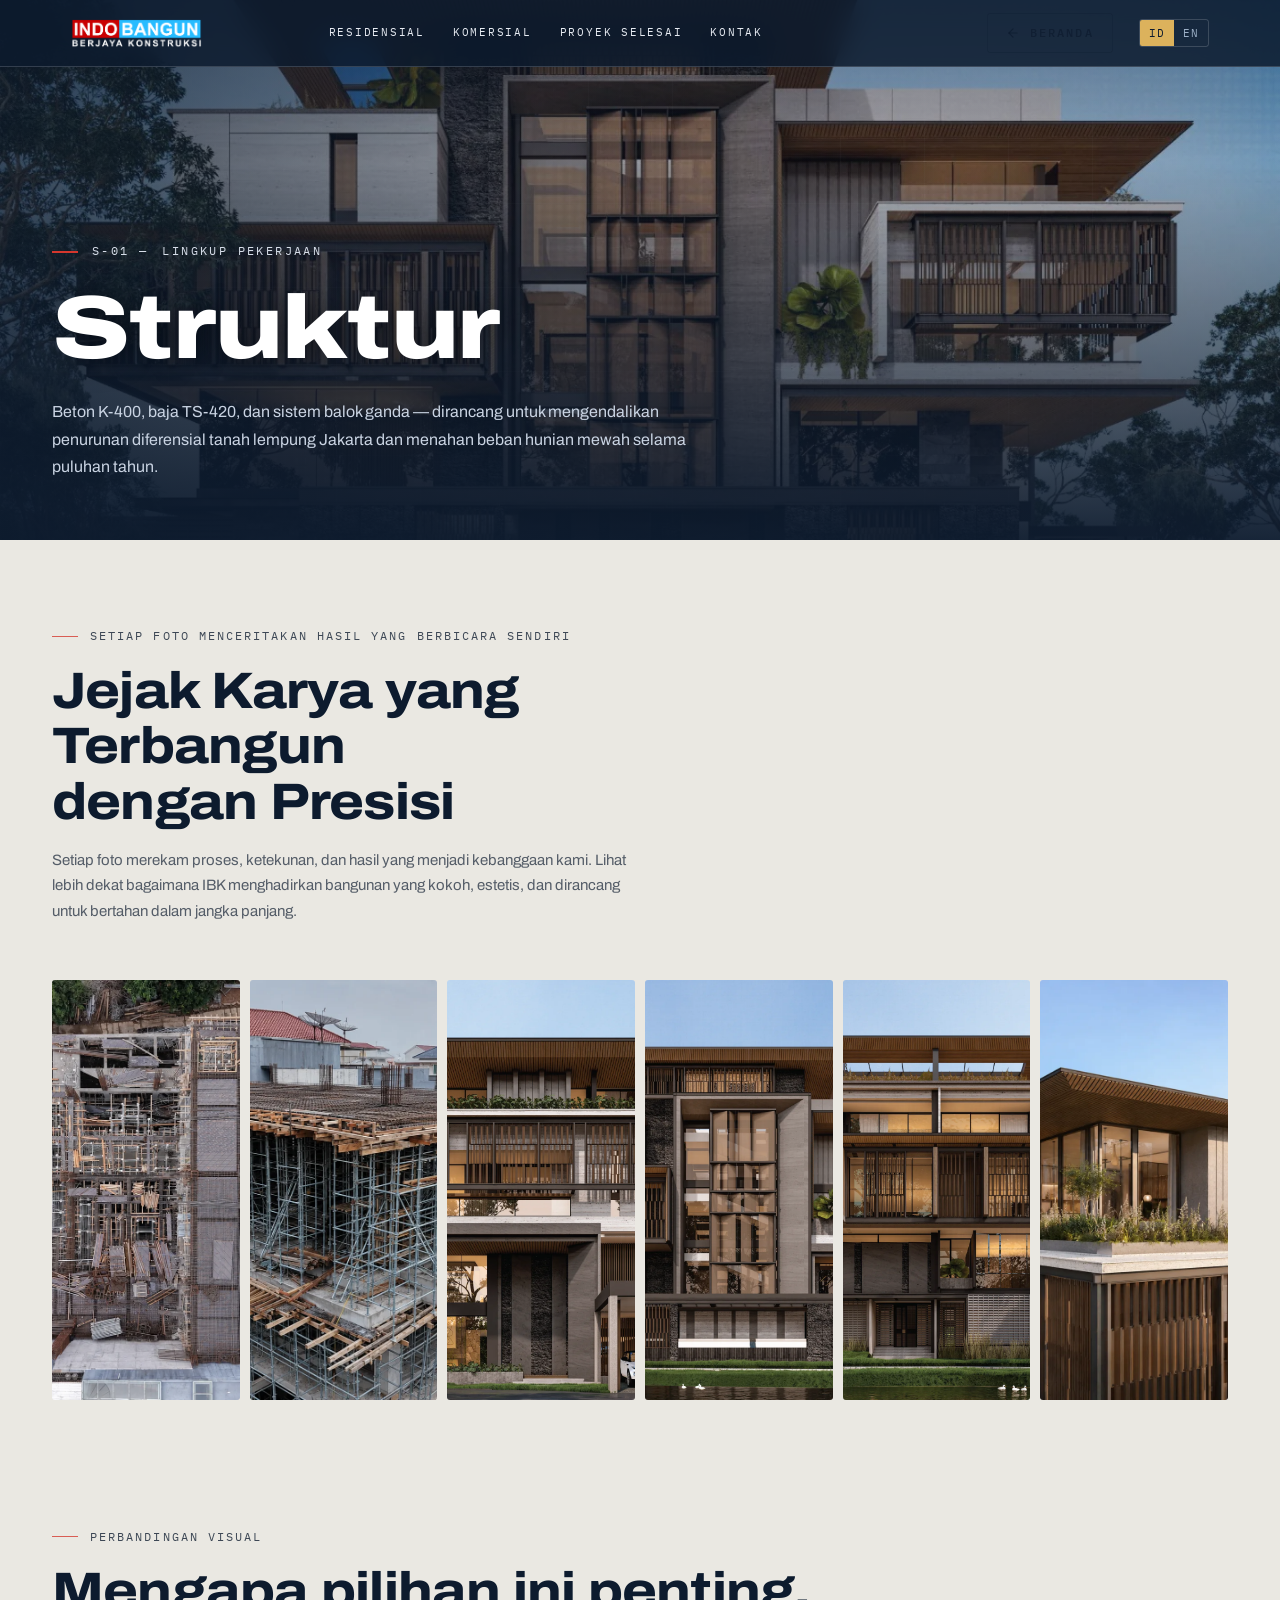
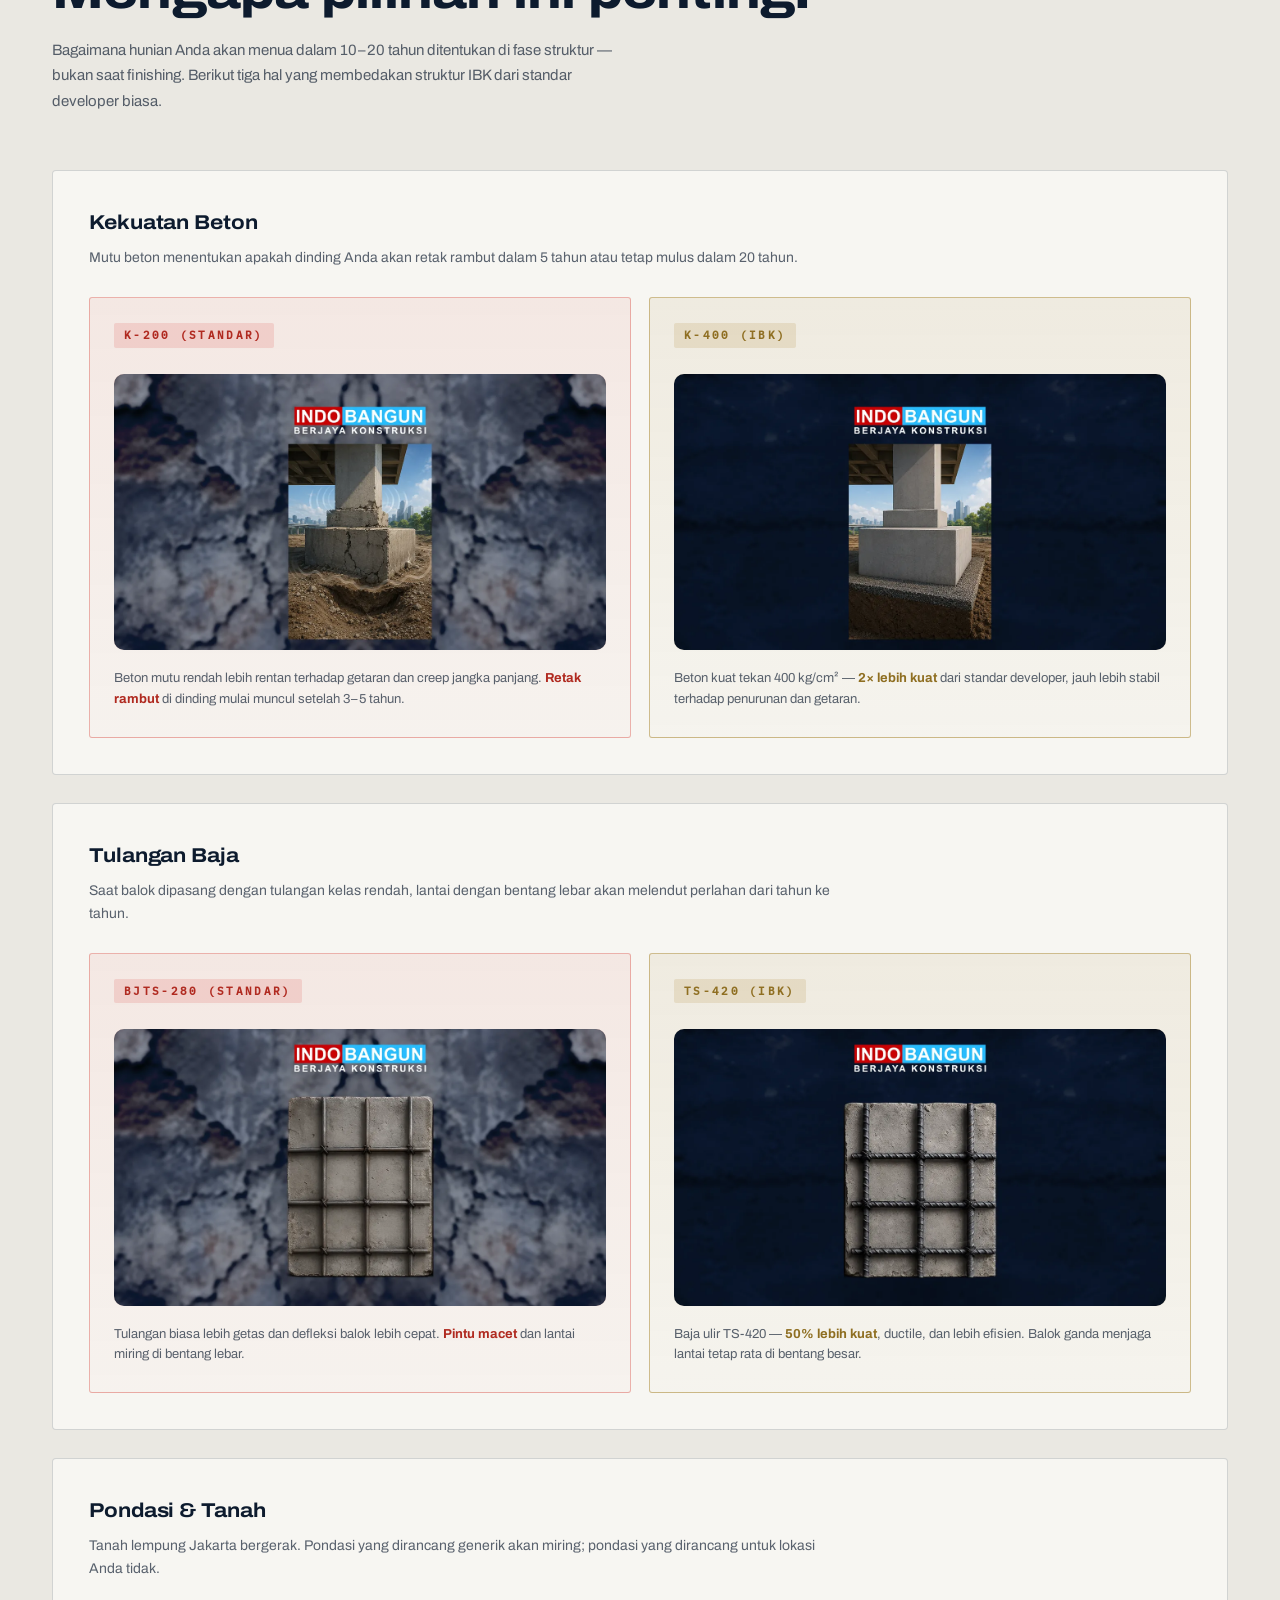
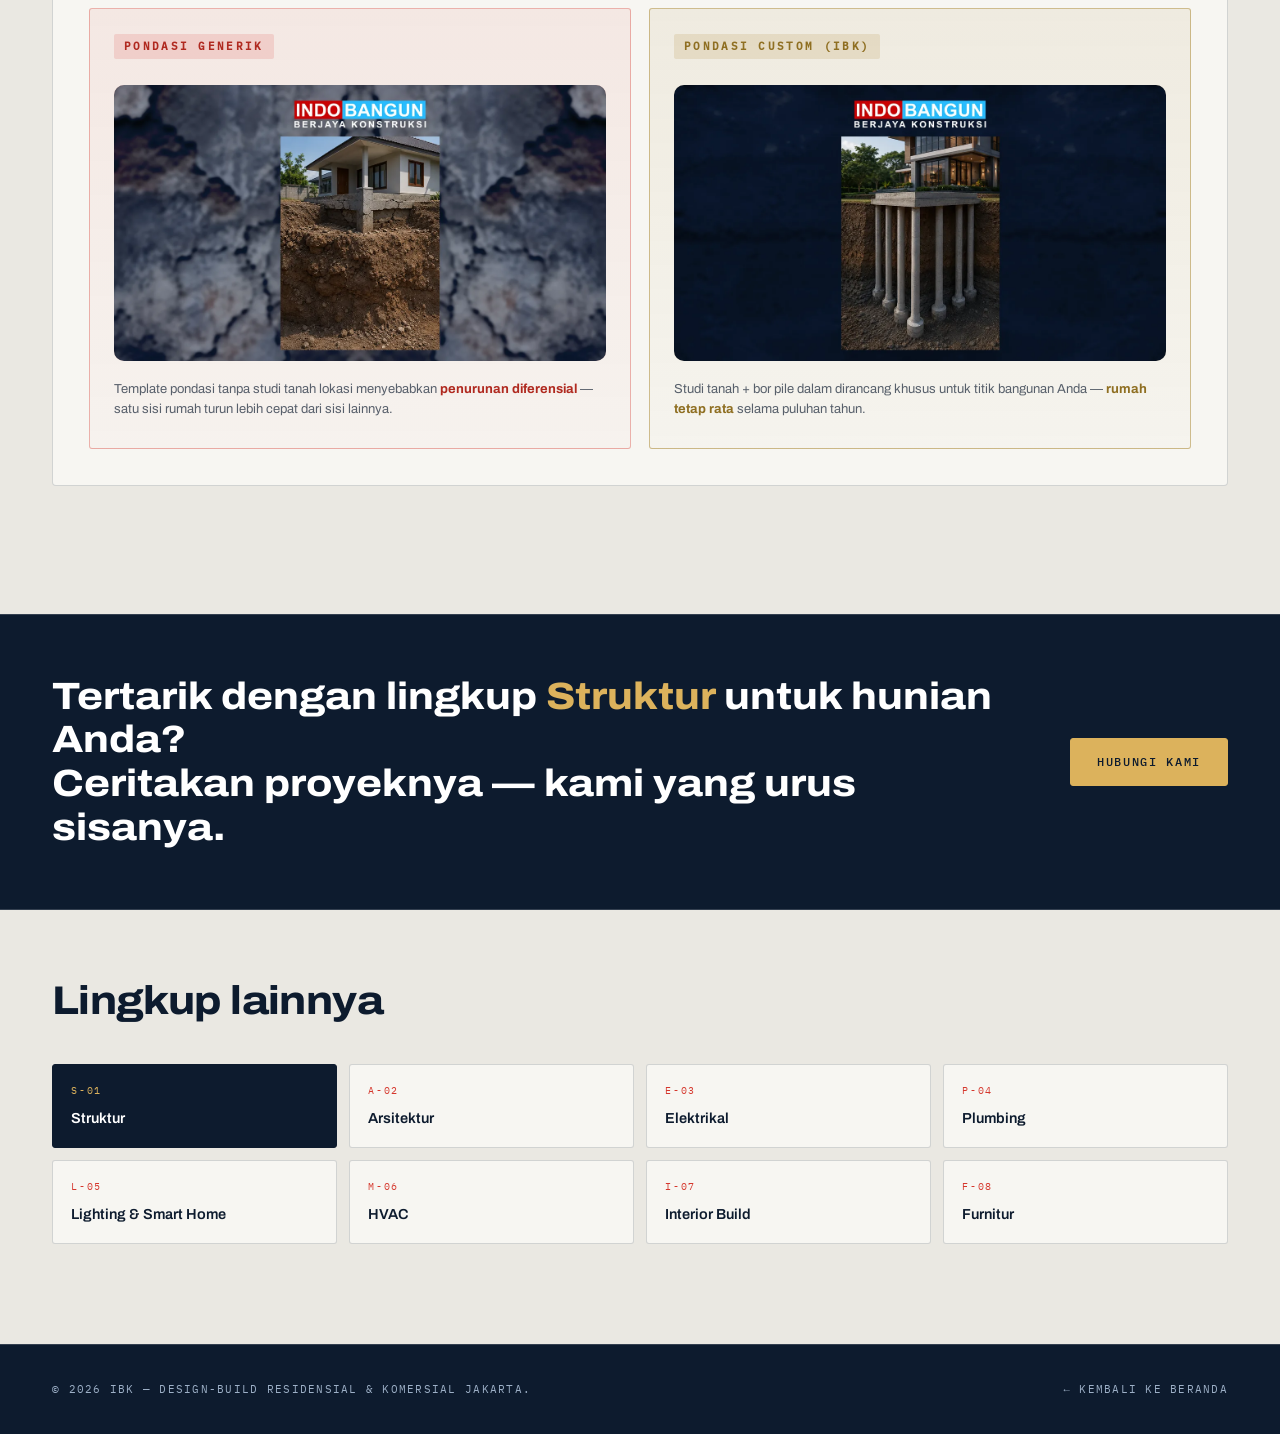
<file: scope/struktur.html>
<!DOCTYPE html>
<html lang="id">
<head>
<meta charset="UTF-8" />
<meta name="viewport" content="width=device-width, initial-scale=1.0" />
<title>Struktur — IBK Residensial</title>
<style>
  :root{
    --bg:#0a1832; --bg-2:#0d1e3b; --bg-3:#122448;
    --fg:#ecead8; --fg-muted:rgba(236,234,216,0.65); --fg-faint:rgba(236,234,216,0.45);
    --gold:#d4af6c; --gold-2:#c89b50;
    --bad:#e07d6a;
    --line:rgba(236,234,216,0.08); --line-strong:rgba(236,234,216,0.16);
    --card-border:rgba(212,175,108,0.18); --card-border-strong:rgba(212,175,108,0.35);
    --serif:"Cormorant Garamond","Times New Roman",serif;
    --sans:"Manrope",system-ui,-apple-system,sans-serif;
    --mono:"JetBrains Mono",ui-monospace,monospace;
  }
  *{ box-sizing:border-box; }
  html,body{ margin:0; padding:0; }
  body{ background:var(--bg); color:var(--fg); font-family:var(--sans); line-height:1.55; -webkit-font-smoothing:antialiased; }
  a{ color:inherit; text-decoration:none; }
  img{ display:block; max-width:100%; }
  .container{ width:100%; max-width:1240px; margin:0 auto; padding:0 32px; }

  .nav{
    position:fixed; top:0; left:0; right:0; z-index:60;
    padding:18px 0; background:rgba(10,24,50,0.92);
    box-shadow:0 1px 0 var(--line);
    -webkit-backdrop-filter:blur(8px); backdrop-filter:blur(8px);
  }
  .nav-inner{ display:flex; align-items:center; justify-content:space-between; gap:24px; }
  .brand{ display:flex; align-items:center; }
  .brand-logo{ height:38px; width:auto; }
  .back-link{
    display:inline-flex; align-items:center; gap:10px;
    font-size:11.5px; font-weight:600; letter-spacing:0.18em; text-transform:uppercase;
    color:var(--fg-muted);
    border:1px solid var(--line-strong);
    padding:10px 18px; border-radius:999px;
    transition:all .25s ease;
  }
  .back-link:hover{ color:var(--bg); background:var(--gold); border-color:var(--gold); }

  /* Page hero with rendering image */
  .page-hero{
    position:relative;
    min-height:540px;
    display:flex; align-items:flex-end;
    padding:140px 0 60px;
    overflow:hidden;
  }
  .page-hero-bg{
    position:absolute; inset:0;
    background-size:cover; background-position:center;
    z-index:0;
  }
  .page-hero-overlay{
    position:absolute; inset:0;
    background:
      linear-gradient(180deg, rgba(10,24,50,0.45) 0%, rgba(10,24,50,0.25) 30%, rgba(10,24,50,0.95) 100%),
      linear-gradient(90deg, rgba(10,24,50,0.6) 0%, rgba(10,24,50,0.05) 60%);
    z-index:1;
  }
  .page-hero .container{ position:relative; z-index:2; width:100%; }
  .page-num{
    font-family:var(--mono);
    font-size:12px; letter-spacing:0.28em; text-transform:uppercase;
    color:var(--gold); margin:0 0 22px;
    display:inline-flex; align-items:center; gap:14px;
  }
  .page-num::before{ content:""; width:36px; height:1px; background:var(--gold); }
  .page-title{
    font-family:var(--serif); font-style:italic; font-weight:500;
    font-size:clamp(48px, 7vw, 92px); line-height:1.02;
    letter-spacing:-0.01em; margin:0 0 24px; color:#f4f1e1; max-width:14ch;
    text-shadow:0 2px 30px rgba(0,0,0,0.45);
  }
  .page-lead{
    font-size:16px; line-height:1.7; color:rgba(236,234,216,0.85);
    margin:0; max-width:680px;
  }

  /* Comparison section */
  .compare{ padding:100px 0; }
  .compare-head{ max-width:760px; margin:0 0 56px; }
  .compare-head .eyebrow{
    font-size:11.5px; font-weight:600; letter-spacing:0.32em; color:var(--gold);
    text-transform:uppercase; margin:0 0 18px;
  }
  .compare-head h2{
    font-family:var(--serif); font-style:italic; font-weight:500;
    font-size:clamp(30px, 4vw, 52px); line-height:1.08;
    letter-spacing:-0.01em; margin:0 0 18px; color:#f4f1e1;
  }
  .compare-head p{ font-size:15px; line-height:1.7; color:var(--fg-muted); margin:0; max-width:580px; }

  .compare-item{
    background:rgba(255,255,255,0.025);
    border:1px solid var(--card-border);
    border-radius:22px;
    padding:36px;
    margin-bottom:28px;
  }
  .compare-item h3{
    font-family:var(--sans); font-weight:700; font-size:20px;
    margin:0 0 8px; color:#f4f1e1; letter-spacing:-0.005em;
  }
  .compare-item .ci-desc{
    font-size:14px; line-height:1.65; color:var(--fg-muted); margin:0 0 28px; max-width:760px;
  }
  .compare-pair{
    display:grid; grid-template-columns:1fr 1fr; gap:18px;
  }
  .compare-side{
    position:relative;
    border-radius:14px;
    padding:24px 24px 28px;
    overflow:hidden;
    min-height:280px;
    display:flex; flex-direction:column; justify-content:space-between;
  }
  .compare-side.bad{
    background:linear-gradient(180deg, rgba(224,125,106,0.08), rgba(224,125,106,0.02));
    border:1px solid rgba(224,125,106,0.28);
  }
  .compare-side.good{
    background:linear-gradient(180deg, rgba(212,175,108,0.10), rgba(212,175,108,0.02));
    border:1px solid var(--card-border-strong);
  }
  .compare-side .side-label{
    font-family:var(--mono);
    font-size:10.5px; letter-spacing:0.22em; text-transform:uppercase;
    font-weight:600;
    display:inline-flex; align-items:center; gap:8px;
    margin-bottom:18px;
  }
  .compare-side .side-label .pill{
    display:inline-block; padding:4px 10px; border-radius:999px;
  }
  .compare-side.bad .side-label .pill{ background:rgba(224,125,106,0.18); color:#f3a995; }
  .compare-side.good .side-label .pill{ background:rgba(212,175,108,0.22); color:var(--gold); }
  .compare-side .viz{
    flex:1; min-height:160px;
    display:flex; align-items:center; justify-content:center;
    margin:8px 0 18px;
    position:relative;
  }
  .compare-side .note{
    font-size:13px; line-height:1.55; color:var(--fg-muted); margin:0;
  }
  .compare-side.bad .note strong{ color:#f3a995; }
  .compare-side.good .note strong{ color:var(--gold); }

  /* Generic viz helpers */
  .viz svg{ width:100%; height:auto; max-height:180px; }

  /* ---- Animations ---- */
  @keyframes shake{
    0%,100%{ transform:translate(0,0) rotate(0); }
    20%{ transform:translate(-2px,-1px) rotate(-0.6deg); }
    40%{ transform:translate(2px,1px) rotate(0.6deg); }
    60%{ transform:translate(-1.5px,1px) rotate(-0.4deg); }
    80%{ transform:translate(1.5px,-1px) rotate(0.4deg); }
  }
  @keyframes drip{
    0%{ transform:translateY(-6px); opacity:0; }
    20%{ opacity:1; }
    100%{ transform:translateY(40px); opacity:0; }
  }
  @keyframes crack-grow{
    0%{ stroke-dashoffset:140; }
    40%{ stroke-dashoffset:0; }
    60%{ stroke-dashoffset:0; }
    100%{ stroke-dashoffset:140; }
  }
  @keyframes tilt-slow{
    0%,30%{ transform:rotate(0); }
    70%,100%{ transform:rotate(-2.2deg); }
  }
  @keyframes deflect{
    0%,30%{ transform:translateY(0); }
    70%,100%{ transform:translateY(14px); }
  }
  @keyframes peel{
    0%,30%{ transform:translateY(0) rotate(0); opacity:1; }
    70%,100%{ transform:translateY(40px) rotate(10deg); opacity:0; }
  }
  @keyframes flicker{
    0%,60%,80%,100%{ opacity:1; }
    65%{ opacity:0.25; }
    72%{ opacity:0.6; }
    78%{ opacity:0.3; }
  }
  @keyframes pulse-glow{
    0%,100%{ filter:drop-shadow(0 0 6px rgba(212,175,108,0.5)); }
    50%{ filter:drop-shadow(0 0 14px rgba(212,175,108,0.9)); }
  }
  @keyframes flow-arrow{
    0%{ transform:translateX(-30px); opacity:0; }
    20%{ opacity:1; }
    80%{ opacity:1; }
    100%{ transform:translateX(40px); opacity:0; }
  }
  @keyframes temp-bounce{
    0%,100%{ transform:translateY(0); }
    25%{ transform:translateY(-22px); }
    50%{ transform:translateY(0); }
    75%{ transform:translateY(18px); }
  }
  @keyframes scene-shift{
    0%,25%{ filter:brightness(0.5) hue-rotate(0deg); }
    35%,55%{ filter:brightness(1.0) hue-rotate(20deg); }
    65%,85%{ filter:brightness(0.75) hue-rotate(-15deg); }
    100%{ filter:brightness(0.5) hue-rotate(0deg); }
  }
  @keyframes spark{
    0%,40%,60%,100%{ opacity:0; }
    50%{ opacity:1; }
  }
  @keyframes hot-wave{
    0%,100%{ transform:translateY(0); }
    50%{ transform:translateY(-4px); }
  }
  @keyframes slow-close{
    0%,30%{ transform:rotate(20deg); }
    100%{ transform:rotate(0deg); }
  }
  @keyframes slam{
    0%,40%{ transform:rotate(35deg); }
    50%{ transform:rotate(0deg); }
    55%{ transform:rotate(-3deg); }
    60%{ transform:rotate(1deg); }
    65%,100%{ transform:rotate(0deg); }
  }

  .shake-anim{ animation:shake 1.6s ease-in-out infinite; transform-origin:center bottom; }
  .crack-anim{ stroke-dasharray:140; animation:crack-grow 3.2s ease-in-out infinite; }
  .tilt-anim{ transform-origin:bottom center; animation:tilt-slow 3.4s ease-in-out infinite alternate; }
  .deflect-anim{ animation:deflect 3s ease-in-out infinite alternate; transform-origin:center; }
  .peel-anim{ animation:peel 4s ease-in-out infinite; transform-origin:top center; }
  .drip-anim{ animation:drip 1.8s ease-in infinite; }
  .flicker-anim{ animation:flicker 2.4s ease-in-out infinite; }
  .glow-anim{ animation:pulse-glow 2.6s ease-in-out infinite; }
  .flow-anim{ animation:flow-arrow 2.4s ease-in-out infinite; }
  .temp-anim{ animation:temp-bounce 2.8s ease-in-out infinite; }
  .scene-anim{ animation:scene-shift 5s ease-in-out infinite; }
  .spark-anim{ animation:spark 1.8s ease-in-out infinite; }
  .hot-anim{ animation:hot-wave 1.6s ease-in-out infinite; }

  /* CTA + Footer + Other scopes (shared) */
  .cta-strip{
    background:var(--bg-2); border-top:1px solid var(--line); border-bottom:1px solid var(--line);
    padding:60px 0;
  }
  .cta-inner{ display:grid; grid-template-columns:1.6fr auto; gap:36px; align-items:center; }
  .cta-inner h2{
    font-family:var(--serif); font-style:italic; font-weight:500;
    font-size:clamp(26px, 3vw, 38px); line-height:1.15; margin:0; color:#f4f1e1;
  }
  .cta-inner h2 .accent{ color:var(--gold); }
  .btn{
    display:inline-flex; align-items:center; gap:10px;
    padding:14px 26px; border-radius:999px;
    font-size:12px; font-weight:700; letter-spacing:0.18em; text-transform:uppercase;
    border:1px solid var(--gold); background:var(--gold); color:var(--bg);
    transition:all .25s ease; white-space:nowrap;
  }
  .btn:hover{ background:var(--gold-2); border-color:var(--gold-2); }

  footer{ padding:36px 0; border-top:1px solid var(--line); font-size:12.5px; color:var(--fg-faint); background:#050c1f; }
  .footer-inner{ display:flex; align-items:center; justify-content:space-between; gap:24px; flex-wrap:wrap; }

  .other-scopes{ padding:60px 0 100px; }
  .other-scopes h2{ font-family:var(--serif); font-style:italic; font-weight:500;
    font-size:clamp(28px, 3.2vw, 40px); margin:0 0 32px; color:#f4f1e1; }
  .other-list{ display:grid; grid-template-columns:repeat(4, minmax(0, 1fr)); gap:12px; }
  .other-list a{
    display:flex; flex-direction:column; gap:8px;
    padding:18px; border-radius:12px;
    border:1px solid var(--card-border);
    background:rgba(255,255,255,0.025);
    transition:all .25s ease;
  }
  .other-list a:hover{ border-color:var(--card-border-strong); transform:translateY(-2px); background:rgba(255,255,255,0.045); }
  .other-list a .o-num{ font-family:var(--mono); font-size:10px; letter-spacing:0.18em; color:var(--gold); }
  .other-list a .o-name{ font-family:var(--sans); font-weight:600; font-size:14.5px; color:var(--fg); }
  .other-list a.is-current{ background:var(--gold); border-color:var(--gold); }
  .other-list a.is-current .o-num, .other-list a.is-current .o-name{ color:var(--bg); }

  @media (max-width: 820px){
    .compare-pair{ grid-template-columns:1fr; }
    .other-list{ grid-template-columns:repeat(2, minmax(0, 1fr)); }
    .cta-inner{ grid-template-columns:1fr; }
    .container{ padding:0 20px; }
    .compare-item{ padding:24px; }
    .page-hero{ min-height:420px; padding:120px 0 40px; }
    .page-title{ font-size:clamp(36px, 9vw, 56px); }
  }


  .lang-toggle{ display:inline-flex; align-items:center; gap:6px; border:1px solid var(--line-strong); border-radius:999px; padding:6px 4px; font-size:12px; font-weight:600; letter-spacing:0.08em; }
  .lang-toggle button{ border:0; background:transparent; color:var(--fg-muted); padding:4px 10px; border-radius:999px; font-weight:600; font-size:11.5px; letter-spacing:0.1em; cursor:pointer; transition:all .2s ease; }
  .lang-toggle button.is-active{ background:var(--gold); color:var(--bg); }
  .nav-cta{ display:flex; align-items:center; gap:14px; }
  @media (max-width: 520px){ .lang-toggle button{ padding:3px 8px; font-size:11px; } .back-link{ display:none; } }

  /* PROJECT ALBUM (image gallery) */
  .album{ padding:80px 0 20px; }
  .album-head{ max-width:760px; margin:0 0 56px; text-align:left; }
  .album-head .eyebrow{
    font-size:11.5px; font-weight:600; letter-spacing:0.32em; color:var(--gold);
    text-transform:uppercase; margin:0 0 18px;
  }
  .album-head h2{
    font-family:var(--serif); font-style:italic; font-weight:500;
    font-size:clamp(30px,4vw,52px); line-height:1.08; letter-spacing:-0.01em;
    margin:0 0 18px; color:#f4f1e1;
  }
  .album-head p{
    font-size:15px; line-height:1.7; color:var(--fg-muted); margin:0; max-width:580px;
  }
  .album-row{ display:flex; align-items:center; gap:10px; height:420px; width:100%;
    margin:0 auto; padding:0; }
  .album-tile{ position:relative; flex-grow:1; width:14rem; height:100%;
    border-radius:14px; overflow:hidden; transition:all .5s cubic-bezier(.4,0,.2,1); cursor:pointer; }
  .album-tile:hover{ flex-grow:6; width:100%; }
  .album-tile img{ width:100%; height:100%; object-fit:cover; object-position:center; display:block; }
  @media (max-width:720px){
    .album-row{ height:auto; flex-direction:column; gap:12px; }
    .album-tile{ width:100%; height:200px; }
    .album-tile:hover{ flex-grow:1; }
  }


  .viz.cmp-photo{ min-height:0 !important; padding:0; display:block; }
  .viz.cmp-photo img{ width:100%; height:auto; display:block; border-radius:10px; }
  .compare-side.good .viz.cmp-photo img{ box-shadow:inset 0 0 0 1px rgba(212,175,108,0.35); }
  .compare-side.bad .viz.cmp-photo img{ box-shadow:inset 0 0 0 1px rgba(224,125,106,0.35); }
</style>

<style id="presisi-skin">
  /* PRESISI re-theme: light beton chapters, ink hero/cta/footer, red annotation, brass action */
  :root{
    --bg:#EAE8E2; --bg-2:#13253E; --bg-3:#F7F6F2;
    --fg:#0D1B2E; --fg-muted:rgba(13,27,46,0.68); --fg-faint:rgba(13,27,46,0.45);
    --gold:#A8842C; --gold-2:#8F6F22;
    --line:rgba(13,27,46,0.14); --line-strong:rgba(13,27,46,0.26);
    --card-border:rgba(13,27,46,0.16); --card-border-strong:rgba(168,132,44,0.55);
    --serif:"Archivo Var","Archivo",system-ui,sans-serif;
    --sans:"Archivo Var","Archivo",system-ui,sans-serif;
    --mono:"Plex Mono",ui-monospace,monospace;
    --ink:#0D1B2E; --steel:#9DB0C7; --red:#D5372D; --brass-bright:#DCB25C;
    --font-d:"Archivo Var","Archivo",system-ui,sans-serif;
    --font-m:"Plex Mono",ui-monospace,monospace;
    --wide:125%; --mid:112%; --max:1240px; --gut:clamp(20px,4vw,56px);
    --line-inv:rgba(255,255,255,0.16);
  }
  body{ font-stretch:100%; }
  :focus-visible{ outline:2px solid var(--red); outline-offset:3px; border-radius:2px; }

  /* hero: ink with plot grid */
  .page-hero-overlay{
    background:
      linear-gradient(180deg, rgba(13,27,46,0.5) 0%, rgba(13,27,46,0.28) 30%, rgba(13,27,46,0.95) 100%),
      linear-gradient(90deg, rgba(13,27,46,0.68) 0%, rgba(13,27,46,0.08) 60%),
      repeating-linear-gradient(0deg, rgba(255,255,255,.03) 0 1px, transparent 1px 84px),
      repeating-linear-gradient(90deg, rgba(255,255,255,.03) 0 1px, transparent 1px 84px) !important;
  }
  .page-num{ font-family:var(--mono) !important; color:#D7DEE9 !important; letter-spacing:.2em !important; font-weight:400 !important; }
  .page-num::before{ background:var(--red) !important; width:26px !important; height:1.5px !important; }
  .page-title{
    font-family:var(--font-d) !important; font-style:normal !important; font-stretch:var(--wide);
    font-weight:820 !important; letter-spacing:-0.017em !important; color:#fff !important;
  }
  .page-lead{ color:#C9D3E2 !important; }

  /* headings on light chapters */
  .compare-head h2, .album-head h2, .other-scopes h2{
    font-family:var(--font-d) !important; font-style:normal !important; font-stretch:var(--mid);
    font-weight:760 !important; letter-spacing:-0.015em !important; color:var(--ink) !important;
  }
  .compare-item h3{ color:var(--ink) !important; font-stretch:var(--mid); }
  .album-head .eyebrow, .compare-head .eyebrow{
    font-family:var(--mono) !important; font-weight:400 !important; letter-spacing:.18em !important;
    color:var(--ink) !important; opacity:.78; display:inline-flex; align-items:center; gap:12px;
  }
  .album-head .eyebrow::before, .compare-head .eyebrow::before{
    content:""; width:26px; height:1.5px; background:var(--red);
  }

  /* drawing-set corners instead of soft radii */
  .compare-item{ border-radius:4px !important; background:var(--bg-3) !important; }
  .compare-side{ border-radius:3px !important; }
  .compare-side.bad{
    background:linear-gradient(180deg, rgba(213,55,45,0.07), rgba(213,55,45,0.02)) !important;
    border:1px solid rgba(213,55,45,0.35) !important;
  }
  .compare-side.good{
    background:linear-gradient(180deg, rgba(168,132,44,0.09), rgba(168,132,44,0.02)) !important;
    border:1px solid rgba(168,132,44,0.5) !important;
  }
  .compare-side.bad .side-label .pill{ background:rgba(213,55,45,0.14) !important; color:#B02A20 !important; }
  .compare-side.good .side-label .pill{ background:rgba(168,132,44,0.16) !important; color:#8F6F22 !important; }
  .compare-side .side-label .pill{ border-radius:2px !important; }
  .compare-side.bad .note strong{ color:#B02A20 !important; }
  .compare-side.good .note strong{ color:#8F6F22 !important; }
  .cmp-photo{ border-radius:3px; }

  .album-tile{ border-radius:3px; overflow:hidden; }

  /* CTA: ink chapter */
  .cta-strip{ background:var(--ink) !important; border-color:var(--line-inv) !important; }
  .cta-inner h2{
    font-family:var(--font-d) !important; font-style:normal !important; font-stretch:var(--mid);
    font-weight:760 !important; color:#fff !important;
  }
  .cta-inner h2 .accent{ color:var(--brass-bright) !important; }
  .btn{ border-radius:3px !important; font-family:var(--mono) !important; font-weight:500 !important;
    letter-spacing:.14em !important; background:var(--brass-bright) !important; border-color:var(--brass-bright) !important; color:var(--ink) !important; }
  .btn:hover{ background:#C9A045 !important; border-color:#C9A045 !important; }

  /* other scopes as sheet cards */
  .other-list a{ border-radius:3px !important; background:var(--bg-3) !important; }
  .other-list a .o-num{ color:var(--red) !important; }
  .other-list a.is-current{ background:var(--ink) !important; border-color:var(--ink) !important; }
  .other-list a.is-current .o-num{ color:var(--brass-bright) !important; }
  .other-list a.is-current .o-name{ color:#fff !important; }

  footer{ background:var(--ink) !important; border-top:1px solid var(--line-inv) !important; color:var(--steel) !important; }
  .footer-inner{ font-family:var(--mono); font-size:10.5px; letter-spacing:.12em; text-transform:uppercase; }

  .back-link{ border-radius:3px !important; font-family:var(--font-m) !important; font-weight:500 !important; }
  @media (max-width:900px){ body{ padding-bottom:76px; } }
</style>
<meta name="description" content="Lingkup struktur IBK — beton K-400, baja TS-420, dan balok ganda untuk tanah lempung Jakarta." />
<meta property="og:type" content="website" />
<meta property="og:title" content="IBK — Lingkup S-01" />
<meta property="og:image" content="https://ibkonstruksi.com/images/og-cover.jpg" />
<link rel="canonical" href="https://ibkonstruksi.com/scope/struktur.html" />
<meta property="og:url" content="https://ibkonstruksi.com/scope/struktur.html" />
<meta property="og:site_name" content="IBK — Indobangun Berjaya Konstruksi" />
<meta name="twitter:card" content="summary_large_image" />
<link rel="icon" type="image/svg+xml" href="/assets/favicon.svg" />
<link rel="preload" as="font" type="font/woff2" href="/assets/fonts/archivo-var.woff2" crossorigin />
<link rel="stylesheet" href="/assets/presisi.css" />
</head>
<body>

<header class="p-nav">
  <div class="p-nav-in">
    <a href="../index.html" aria-label="IBK — Beranda"><img src="../images/brand-logo.webp" alt="IndoBangun Berjaya Konstruksi" style="height:30px;width:auto" /></a>
    <nav class="p-links" aria-label="Utama">
      <a href="../residential.html" data-i18n="pNavRes">Residensial</a>
      <a href="../commercial.html" data-i18n="pNavCom">Komersial</a>
      <a href="../proyek-selesai.html" data-i18n="pNavProyek">Proyek Selesai</a>
      <a href="../index.html#kontak" data-i18n="pNavKontak">Kontak</a>
    </nav>
    <a class="back-link" href="../residential.html" style="margin-left:auto">
      <svg width="14" height="14" viewBox="0 0 24 24" fill="none" stroke="currentColor" stroke-width="2" stroke-linecap="round" stroke-linejoin="round" aria-hidden="true"><line x1="19" y1="12" x2="5" y2="12"/><polyline points="12 19 5 12 12 5"/></svg>
      <span data-i18n="navBack">Beranda</span>
    </a>
    <div class="p-lang" role="group" aria-label="Bahasa / Language">
      <button type="button" data-lang="id" class="on">ID</button>
      <button type="button" data-lang="en">EN</button>
    </div>
    <button class="p-burger" aria-expanded="false" aria-controls="pmenu">MENU</button>
  </div>
</header>
<nav class="p-menu" id="pmenu" aria-label="Menu seluler">
  <a href="../residential.html" data-i18n="pNavRes">Residensial</a>
  <a href="../commercial.html" data-i18n="pNavCom">Komersial</a>
  <a href="../proyek-selesai.html" data-i18n="pNavProyek">Proyek Selesai</a>
  <a href="../index.html#kontak" data-i18n="pNavKontak">Kontak</a>
</nav>

<section class="page-hero">
  <div class="page-hero-bg" id="pageHeroBg" data-res="../images/hero-struktur.webp" data-com="../images/hero-struktur-com.webp" style="background-image: url('../images/hero-struktur.webp')"></div>
  <div class="page-hero-overlay"></div>
  <div class="container">
    <p class="page-num">S-01 — <span data-i18n="scopeNumSuffix">Lingkup Pekerjaan</span></p>
    <h1 class="page-title" data-i18n="title">Struktur</h1>
    <p class="page-lead" data-i18n="lead">Beton K-400, baja TS-420, dan sistem balok ganda — dirancang untuk mengendalikan penurunan diferensial tanah lempung Jakarta dan menahan beban hunian mewah selama puluhan tahun.</p>
  </div>
</section>


<!-- PROJECT ALBUM -->
<section class="section album" id="album">
  <div class="container">
    <div class="album-head">
      <p class="eyebrow" data-i18n="albumEyebrow">Setiap Foto Menceritakan Hasil yang Berbicara Sendiri</p>
      <h2 data-i18n="albumTitle">Jejak Karya yang Terbangun<br/>dengan Presisi</h2>
      <p data-i18n="albumDesc">Setiap foto merekam proses, ketekunan, dan hasil yang menjadi kebanggaan kami. Lihat lebih dekat bagaimana IBK menghadirkan bangunan yang kokoh, estetis, dan dirancang untuk bertahan dalam jangka panjang.</p>
    </div>
    <div class="album-row">
      <div class="album-tile"><img src="../images/album-struktur-new1.webp" data-res="../images/album-struktur-new1.webp" data-com="../images/album-struktur-com-1.webp" alt="album-1" loading="lazy" /></div>
      <div class="album-tile"><img src="../images/album-struktur-new2.webp" data-res="../images/album-struktur-new2.webp" data-com="../images/album-struktur-com-2.webp" alt="album-2" loading="lazy" /></div>
      <div class="album-tile"><img src="../images/album-struktur-1.webp" data-res="../images/album-struktur-1.webp" data-com="../images/album-struktur-com-3.webp" alt="album-3" loading="lazy" /></div>
      <div class="album-tile"><img src="../images/album-struktur-2.webp" data-res="../images/album-struktur-2.webp" data-com="../images/album-struktur-com-4.webp" alt="album-4" loading="lazy" /></div>
      <div class="album-tile"><img src="../images/album-struktur-3.webp" data-res="../images/album-struktur-3.webp" data-com="../images/album-struktur-com-5.webp" alt="album-5" loading="lazy" /></div>
      <div class="album-tile"><img src="../images/album-struktur-4.webp" data-res="../images/album-struktur-4.webp" data-com="../images/album-struktur-com-6.webp" alt="album-6" loading="lazy" /></div>
    </div>
  </div>
</section>

<section class="compare">
  <div class="container">
    <div class="compare-head">
      <p class="eyebrow" data-i18n="compareEyebrow">Perbandingan Visual</p>
      <h2 data-i18n="compareTitle">Mengapa pilihan ini penting.</h2>
      <p data-i18n="compareIntro">Bagaimana hunian Anda akan menua dalam 10–20 tahun ditentukan di fase struktur — bukan saat finishing. Berikut tiga hal yang membedakan struktur IBK dari standar developer biasa.</p>
    </div>
    <div class="compare-item">
      <h3 data-i18n="item0_h">Kekuatan Beton</h3>
      <p class="ci-desc" data-i18n="item0_d">Mutu beton menentukan apakah dinding Anda akan retak rambut dalam 5 tahun atau tetap mulus dalam 20 tahun.</p>
      <div class="compare-pair">
        <div class="compare-side bad">
          <div>
            <span class="side-label"><span class="pill" data-i18n="item0_badLabel">K-200 (Standar)</span></span>
            <div class="viz cmp-photo"><img src="../images/cmp-27.webp" alt="" loading="lazy" /></div>
          </div>
          <p class="note" data-i18n="item0_badNote">Beton mutu rendah lebih rentan terhadap getaran dan creep jangka panjang. <strong>Retak rambut</strong> di dinding mulai muncul setelah 3–5 tahun.</p>
        </div>
        <div class="compare-side good">
          <div>
            <span class="side-label"><span class="pill" data-i18n="item0_goodLabel">K-400 (IBK)</span></span>
            <div class="viz cmp-photo"><img src="../images/cmp-28.webp" alt="" loading="lazy" /></div>
          </div>
          <p class="note" data-i18n="item0_goodNote">Beton kuat tekan 400 kg/cm² — <strong>2× lebih kuat</strong> dari standar developer, jauh lebih stabil terhadap penurunan dan getaran.</p>
        </div>
      </div>
    </div>
    <div class="compare-item">
      <h3 data-i18n="item1_h">Tulangan Baja</h3>
      <p class="ci-desc" data-i18n="item1_d">Saat balok dipasang dengan tulangan kelas rendah, lantai dengan bentang lebar akan melendut perlahan dari tahun ke tahun.</p>
      <div class="compare-pair">
        <div class="compare-side bad">
          <div>
            <span class="side-label"><span class="pill" data-i18n="item1_badLabel">BJTS-280 (Standar)</span></span>
            <div class="viz cmp-photo"><img src="../images/cmp-1.webp" alt="" loading="lazy" /></div>
          </div>
          <p class="note" data-i18n="item1_badNote">Tulangan biasa lebih getas dan defleksi balok lebih cepat. <strong>Pintu macet</strong> dan lantai miring di bentang lebar.</p>
        </div>
        <div class="compare-side good">
          <div>
            <span class="side-label"><span class="pill" data-i18n="item1_goodLabel">TS-420 (IBK)</span></span>
            <div class="viz cmp-photo"><img src="../images/cmp-2.webp" alt="" loading="lazy" /></div>
          </div>
          <p class="note" data-i18n="item1_goodNote">Baja ulir TS-420 — <strong>50% lebih kuat</strong>, ductile, dan lebih efisien. Balok ganda menjaga lantai tetap rata di bentang besar.</p>
        </div>
      </div>
    </div>
    <div class="compare-item">
      <h3 data-i18n="item2_h">Pondasi & Tanah</h3>
      <p class="ci-desc" data-i18n="item2_d">Tanah lempung Jakarta bergerak. Pondasi yang dirancang generik akan miring; pondasi yang dirancang untuk lokasi Anda tidak.</p>
      <div class="compare-pair">
        <div class="compare-side bad">
          <div>
            <span class="side-label"><span class="pill" data-i18n="item2_badLabel">Pondasi Generik</span></span>
            <div class="viz cmp-photo"><img src="../images/cmp-3.webp" alt="" loading="lazy" /></div>
          </div>
          <p class="note" data-i18n="item2_badNote">Template pondasi tanpa studi tanah lokasi menyebabkan <strong>penurunan diferensial</strong> — satu sisi rumah turun lebih cepat dari sisi lainnya.</p>
        </div>
        <div class="compare-side good">
          <div>
            <span class="side-label"><span class="pill" data-i18n="item2_goodLabel">Pondasi Custom (IBK)</span></span>
            <div class="viz cmp-photo"><img src="../images/cmp-4.webp" alt="" loading="lazy" /></div>
          </div>
          <p class="note" data-i18n="item2_goodNote">Studi tanah + bor pile dalam dirancang khusus untuk titik bangunan Anda — <strong>rumah tetap rata</strong> selama puluhan tahun.</p>
        </div>
      </div>
    </div>
  </div>
</section>

<section class="cta-strip">
  <div class="container cta-inner">
    <h2 data-i18n="ctaTitle">Tertarik dengan lingkup <span class="accent">Struktur</span> untuk hunian Anda?<br/>Ceritakan proyeknya — kami yang urus sisanya.</h2>
    <a class="btn" href="https://wa.me/6281389798772" target="_blank" rel="noopener" data-i18n="ctaBtn">Hubungi Kami</a>
  </div>
</section>

<section class="other-scopes">
  <div class="container">
    <h2 data-i18n="otherTitle">Lingkup lainnya</h2>
    <div class="other-list">
      <a href="struktur.html" class="is-current">
        <span class="o-num">S-01</span>
        <span class="o-name" data-i18n="other0">Struktur</span>
      </a>
      <a href="arsitektur.html" class="">
        <span class="o-num">A-02</span>
        <span class="o-name" data-i18n="other1">Arsitektur</span>
      </a>
      <a href="elektrikal.html" class="">
        <span class="o-num">E-03</span>
        <span class="o-name" data-i18n="other2">Elektrikal</span>
      </a>
      <a href="plumbing.html" class="">
        <span class="o-num">P-04</span>
        <span class="o-name" data-i18n="other3">Plumbing</span>
      </a>
      <a href="lighting-smart-home.html" class="">
        <span class="o-num">L-05</span>
        <span class="o-name" data-i18n="other4">Lighting & Smart Home</span>
      </a>
      <a href="hvac.html" class="">
        <span class="o-num">M-06</span>
        <span class="o-name" data-i18n="other5">HVAC</span>
      </a>
      <a href="interior-build.html" class="">
        <span class="o-num">I-07</span>
        <span class="o-name" data-i18n="other6">Interior Build</span>
      </a>
      <a href="furnitur.html" class="">
        <span class="o-num">F-08</span>
        <span class="o-name" data-i18n="other7">Furnitur</span>
      </a>
    </div>
  </div>
</section>

<footer>
  <div class="container footer-inner">
    <span>© 2026 IBK — <span data-i18n="footerNote">Design-Build Residensial &amp; Komersial Jakarta.</span></span>
    <a href="../residential.html" data-i18n="footerBack">← Kembali ke Beranda</a>
  </div>
</footer>

<script>
const I18N = {
  id: {"navBack":"Beranda","albumEyebrow":"Setiap Foto Menceritakan Hasil yang Berbicara Sendiri","albumTitle":"Jejak Karya yang Terbangun<br/>dengan Presisi","albumDesc":"Setiap foto merekam proses, ketekunan, dan hasil yang menjadi kebanggaan kami. Lihat lebih dekat bagaimana IBK menghadirkan bangunan yang kokoh, estetis, dan dirancang untuk bertahan dalam jangka panjang.","scopeNumSuffix":"Lingkup Pekerjaan","title":"Struktur","lead":"Beton K-400, baja TS-420, dan sistem balok ganda — dirancang untuk mengendalikan penurunan diferensial tanah lempung Jakarta dan menahan beban hunian mewah selama puluhan tahun.","compareEyebrow":"Perbandingan Visual","compareTitle":"Mengapa pilihan ini penting.","compareIntro":"Bagaimana hunian Anda akan menua dalam 10–20 tahun ditentukan di fase struktur — bukan saat finishing. Berikut tiga hal yang membedakan struktur IBK dari standar developer biasa.","ctaTitle":"Tertarik dengan lingkup <span class=\"accent\">Struktur</span> untuk hunian Anda?<br/>Ceritakan proyeknya — kami yang urus sisanya.","ctaBtn":"Hubungi Kami","otherTitle":"Lingkup lainnya","footerNote":"Design-Build Residensial &amp; Komersial Jakarta.","footerBack":"← Kembali ke Beranda","item0_h":"Kekuatan Beton","item0_d":"Mutu beton menentukan apakah dinding Anda akan retak rambut dalam 5 tahun atau tetap mulus dalam 20 tahun.","item0_badLabel":"K-200 (Standar)","item0_badNote":"Beton mutu rendah lebih rentan terhadap getaran dan creep jangka panjang. <strong>Retak rambut</strong> di dinding mulai muncul setelah 3–5 tahun.","item0_goodLabel":"K-400 (IBK)","item0_goodNote":"Beton kuat tekan 400 kg/cm² — <strong>2× lebih kuat</strong> dari standar developer, jauh lebih stabil terhadap penurunan dan getaran.","item1_h":"Tulangan Baja","item1_d":"Saat balok dipasang dengan tulangan kelas rendah, lantai dengan bentang lebar akan melendut perlahan dari tahun ke tahun.","item1_badLabel":"BJTS-280 (Standar)","item1_badNote":"Tulangan biasa lebih getas dan defleksi balok lebih cepat. <strong>Pintu macet</strong> dan lantai miring di bentang lebar.","item1_goodLabel":"TS-420 (IBK)","item1_goodNote":"Baja ulir TS-420 — <strong>50% lebih kuat</strong>, ductile, dan lebih efisien. Balok ganda menjaga lantai tetap rata di bentang besar.","item2_h":"Pondasi & Tanah","item2_d":"Tanah lempung Jakarta bergerak. Pondasi yang dirancang generik akan miring; pondasi yang dirancang untuk lokasi Anda tidak.","item2_badLabel":"Pondasi Generik","item2_badNote":"Template pondasi tanpa studi tanah lokasi menyebabkan <strong>penurunan diferensial</strong> — satu sisi rumah turun lebih cepat dari sisi lainnya.","item2_goodLabel":"Pondasi Custom (IBK)","item2_goodNote":"Studi tanah + bor pile dalam dirancang khusus untuk titik bangunan Anda — <strong>rumah tetap rata</strong> selama puluhan tahun.","other0":"Struktur","other1":"Arsitektur","other2":"Elektrikal","other3":"Plumbing","other4":"Lighting & Smart Home","other5":"HVAC","other6":"Interior Build","other7":"Furnitur"},
  en: {"navBack":"Home","albumEyebrow":"Project Album","albumTitle":"Our Latest Creations","albumDesc":"A visual collection of our most recent works — each piece crafted with intention, precision, and a consistent standard.","scopeNumSuffix":"Scope of Work","title":"Structure","lead":"K-400 concrete, TS-420 steel, and a dual-beam system — engineered to control differential settlement on Jakarta's clay soil and carry luxury home loads for decades.","compareEyebrow":"Visual Comparison","compareTitle":"Why this choice matters.","compareIntro":"How your home ages over 10–20 years is decided at the structure phase — not in finishing. Here are three things that set IBK's structure apart from typical developer-grade work.","ctaTitle":"Interested in our <span class=\"accent\">Structure</span> scope for your home?<br/>Tell us about the project — we will handle the rest.","ctaBtn":"Contact Us","otherTitle":"Other scopes","footerNote":"Design-Build Residential &amp; Commercial Jakarta.","footerBack":"← Back to Home","item0_h":"Concrete Strength","item0_d":"Concrete grade decides whether your walls hair-crack within 5 years or stay flawless for 20.","item0_badLabel":"K-200 (Standard)","item0_badNote":"Lower-grade concrete is more prone to vibration and long-term creep. <strong>Hair-line cracks</strong> on walls appear within 3–5 years.","item0_goodLabel":"K-400 (IBK)","item0_goodNote":"Compressive strength of 400 kg/cm² — <strong>2× stronger</strong> than developer-standard, far more stable against settlement and vibration.","item1_h":"Reinforcing Steel","item1_d":"With low-grade rebar, wide-span floors deflect slowly year after year.","item1_badLabel":"BJTS-280 (Standard)","item1_badNote":"Standard rebar is more brittle and beam deflection happens faster. <strong>Doors bind</strong> and floors tilt over wide spans.","item1_goodLabel":"TS-420 (IBK)","item1_goodNote":"TS-420 deformed bar — <strong>50% stronger</strong>, ductile, more efficient. Dual beams keep floors level over large spans.","item2_h":"Foundation & Soil","item2_d":"Jakarta's clay soil moves. Off-the-shelf foundations tilt; foundations engineered for your site do not.","item2_badLabel":"Generic Foundation","item2_badNote":"Template foundations without site soil studies cause <strong>differential settlement</strong> — one side of the house sinks faster than the other.","item2_goodLabel":"Custom Foundation (IBK)","item2_goodNote":"Soil study + deep bored piles engineered for your specific lot — <strong>the house stays level</strong> for decades.","other0":"Structure","other1":"Architecture","other2":"Electrical","other3":"Plumbing","other4":"Lighting & Smart Home","other5":"HVAC","other6":"Interior Build","other7":"Furniture"}
};
function setLang(lang){
  if(!I18N[lang]) return;
  document.documentElement.lang = lang;
  const dict = I18N[lang];
  document.querySelectorAll("[data-i18n]").forEach(el => {
    const key = el.getAttribute("data-i18n");
    if(dict[key] != null) el.innerHTML = dict[key];
  });
  document.querySelectorAll(".lang-toggle button").forEach(b => {
    b.classList.toggle("is-active", b.dataset.lang === lang);
  });
  try { localStorage.setItem("ibk-lang", lang); } catch(e){}
}
document.querySelectorAll(".lang-toggle button").forEach(btn => {
  btn.addEventListener("click", () => setLang(btn.dataset.lang));
});
const savedLang = (() => { try { return localStorage.getItem("ibk-lang"); } catch(e){ return null; } })();
setLang(savedLang || "id");

// Update back link based on origin (residensial / commercial)
(function(){
  try {
    const origin = localStorage.getItem('ibk-scope-origin') || 'residensial';
    const link = document.querySelector('.back-link');
    if(link){
      link.href = origin === 'commercial' ? '../commercial.html' : '../residential.html';
    }
  } catch(e) {}
})();

// Swap album images per origin (residensial vs commercial)
(function(){
  try {
    const origin = localStorage.getItem('ibk-scope-origin') || 'residensial';
    if(origin === 'commercial'){
      document.querySelectorAll('.album-tile img[data-com]').forEach(img => {
        img.src = img.getAttribute('data-com');
      });
      const bg = document.getElementById('pageHeroBg');
      if(bg && bg.dataset.com){
        bg.style.backgroundImage = "url('" + bg.dataset.com + "')";
      }
    }
  } catch(e) {}
})();
</script>

<div class="p-wa-bar"><a class="p-btn" href="https://wa.me/6281389798772" data-i18n="pWaBar">Diskusi Proyek via WhatsApp</a></div>
<script>
Object.assign(I18N.id, {pNavRes:"Residensial", pNavCom:"Komersial", pNavProyek:"Proyek Selesai", pNavKontak:"Kontak", pWaBar:"Diskusi Proyek via WhatsApp"});
Object.assign(I18N.en, {pNavRes:"Residential", pNavCom:"Commercial", pNavProyek:"Completed Projects", pNavKontak:"Contact", pWaBar:"Discuss a Project on WhatsApp"});
try { setLang(localStorage.getItem('ibk-lang') || 'id'); } catch(e) {}
</script>
<script src="/assets/presisi.js" defer></script>
</body>
</html>
</file>
<file: assets/presisi.css>
/* ============================================================
   IBK — PRESISI design system
   The drawing set becomes the interface: sheet numbers, title
   blocks, dimension lines. Light "beton" chapters for reading,
   ink chapters for immersion. Red annotates, brass acts.
   Type: Archivo Variable (wdth 62–125) + IBM Plex Mono.
   Self-hosted — no external requests at runtime.
   ============================================================ */

@font-face{
  font-family:"Archivo Var";
  src:url("/assets/fonts/archivo-var.woff2") format("woff2-variations");
  font-weight:100 900;font-stretch:62% 125%;font-style:normal;font-display:swap;
}
@font-face{
  font-family:"Plex Mono";
  src:url("/assets/fonts/plexmono-400.woff2") format("woff2");
  font-weight:400;font-style:normal;font-display:swap;
}
@font-face{
  font-family:"Plex Mono";
  src:url("/assets/fonts/plexmono-500.woff2") format("woff2");
  font-weight:500;font-style:normal;font-display:swap;
}
/* legacy family names → PRESISI faces (lets re-skinned pages keep their CSS) */
@font-face{font-family:"Cormorant Garamond";src:url("/assets/fonts/archivo-var.woff2") format("woff2-variations");font-weight:100 900;font-stretch:62% 125%;font-display:swap}
@font-face{font-family:"Manrope";src:url("/assets/fonts/archivo-var.woff2") format("woff2-variations");font-weight:100 900;font-stretch:62% 125%;font-display:swap}
@font-face{font-family:"JetBrains Mono";src:url("/assets/fonts/plexmono-400.woff2") format("woff2");font-weight:100 500;font-display:swap}
@font-face{font-family:"JetBrains Mono";src:url("/assets/fonts/plexmono-500.woff2") format("woff2");font-weight:501 900;font-display:swap}
@font-face{font-family:"Inter";src:url("/assets/fonts/archivo-var.woff2") format("woff2-variations");font-weight:100 900;font-stretch:62% 125%;font-display:swap}
@font-face{font-family:"Playfair Display";src:url("/assets/fonts/archivo-var.woff2") format("woff2-variations");font-weight:100 900;font-stretch:62% 125%;font-display:swap}

:root{
  --beton:#EAE8E2;
  --paper:#F7F6F2;
  --ink:#0D1B2E;
  --ink-2:#13253E;
  --steel:#9DB0C7;
  --red:#D5372D;
  --brass:#A8842C;
  --brass-bright:#DCB25C;
  --line:rgba(13,27,46,.14);
  --line-inv:rgba(255,255,255,.16);
  --font-d:"Archivo Var","Archivo",system-ui,sans-serif;
  --font-m:"Plex Mono",ui-monospace,"IBM Plex Mono",monospace;
  --wide:125%;
  --mid:112%;
  --max:1240px;
  --gut:clamp(20px,4vw,56px);
}

*{margin:0;padding:0;box-sizing:border-box}
html{scroll-behavior:smooth}
body.presisi{
  font-family:var(--font-d);font-stretch:100%;
  background:var(--beton);color:var(--ink);
  font-size:16.5px;line-height:1.62;
  -webkit-font-smoothing:antialiased;text-rendering:optimizeLegibility;
}
.presisi img{max-width:100%;display:block}
.presisi a{color:inherit;text-decoration:none}
.presisi :focus-visible{outline:2px solid var(--red);outline-offset:3px;border-radius:2px}

@view-transition{navigation:auto}

.wrap{max-width:var(--max);margin:0 auto;padding-inline:var(--gut)}

/* ---------- annotation primitives ---------- */
.p-mono{font-family:var(--font-m);font-size:11.5px;letter-spacing:.14em;text-transform:uppercase}
.p-eyebrow{
  display:flex;align-items:center;gap:12px;
  font-family:var(--font-m);font-size:11.5px;letter-spacing:.18em;text-transform:uppercase;
  color:var(--ink);opacity:.78;
}
.p-eyebrow::before{content:"";width:26px;height:1.5px;background:var(--red);flex:none}
.on-ink .p-eyebrow{color:var(--steel);opacity:1}

.p-sheet{
  font-family:var(--font-m);font-size:11px;letter-spacing:.16em;
  border:1px solid var(--line);padding:5px 10px 4px;border-radius:2px;
  color:var(--ink);opacity:.85;white-space:nowrap;
}
.on-ink .p-sheet{border-color:var(--line-inv);color:var(--steel)}

.p-dim{
  display:flex;align-items:center;gap:14px;
  font-family:var(--font-m);font-size:11px;letter-spacing:.22em;text-transform:uppercase;
  color:var(--ink);
}
.p-dim .rule{position:relative;flex:1;height:1.5px;background:currentColor;opacity:.9;transform-origin:left center}
.p-dim .rule::before,.p-dim .rule::after{content:"";position:absolute;top:-5px;width:1.5px;height:12px;background:currentColor}
.p-dim .rule::before{left:0}
.p-dim .rule::after{right:0}
.p-dim .lbl{flex:none;opacity:.95}
.p-dim.red{color:var(--red)}
.on-ink .p-dim{color:var(--brass-bright)}

/* ---------- chapters ---------- */
.chapter{padding-block:clamp(72px,9vw,128px)}
.chapter.on-ink,.on-ink{background:var(--ink);color:#F2F4F8}
.chapter-head{display:flex;align-items:flex-end;justify-content:space-between;gap:24px;margin-bottom:clamp(36px,5vw,64px)}
.chapter-head .stack{display:grid;gap:18px;max-width:760px}
.p-h2{
  font-stretch:var(--mid);font-weight:760;line-height:1.02;
  font-size:clamp(34px,4.6vw,58px);letter-spacing:-.015em;text-wrap:balance;
}
.on-ink .p-h2{color:#fff}
.p-lede{font-size:clamp(16px,1.6vw,19px);line-height:1.65;opacity:.82;max-width:56ch}
.on-ink .p-lede{color:var(--steel);opacity:1}

/* scroll-driven reveal — progressive enhancement */
@supports (animation-timeline: view()){
  .rev{animation:pRise linear both;animation-timeline:view();animation-range:entry 0% entry 38%}
  .p-dim .rule{animation:pDraw linear both;animation-timeline:view();animation-range:entry 0% entry 55%}
  @keyframes pRise{from{opacity:0;transform:translateY(24px)}to{opacity:1;transform:none}}
  @keyframes pDraw{from{transform:scaleX(0)}to{transform:scaleX(1)}}
}

/* ---------- nav ---------- */
.p-nav{
  position:fixed;inset-inline:0;top:0;z-index:80;
  background:color-mix(in srgb, var(--ink) 84%, transparent);
  -webkit-backdrop-filter:blur(14px);backdrop-filter:blur(14px);
  border-bottom:1px solid var(--line-inv);
}
.p-nav-in{max-width:var(--max);margin:0 auto;padding:13px var(--gut);display:flex;align-items:center;gap:26px}
.p-nav img{height:30px;width:auto}
.p-links{display:flex;gap:24px;margin-inline:auto}
.p-links a{
  font-family:var(--font-m);font-size:11px;letter-spacing:.16em;text-transform:uppercase;color:#E8ECF3;
  padding:6px 2px;position:relative;white-space:nowrap;
}
.p-links a::after{content:"";position:absolute;left:0;bottom:0;height:1.5px;width:0;background:var(--red);transition:width .22s}
.p-links a:hover::after,.p-links a[aria-current]::after{width:100%}
.p-links a[aria-current]{color:#fff}
.p-lang{display:flex;border:1px solid var(--line-inv);border-radius:3px;overflow:hidden;flex:none}
.p-lang button{
  font-family:var(--font-m);font-size:10.5px;letter-spacing:.1em;padding:6px 9px;
  background:none;border:0;color:var(--steel);cursor:pointer;
}
.p-lang button.on{background:var(--brass-bright);color:var(--ink)}

.p-btn{
  display:inline-flex;align-items:center;gap:10px;
  font-family:var(--font-m);font-size:11.5px;letter-spacing:.14em;text-transform:uppercase;
  padding:13px 22px;border-radius:3px;border:1px solid transparent;cursor:pointer;
  transition:transform .18s ease, background .18s ease, border-color .18s;
}
.p-btn:active{transform:translateY(1px)}
.p-btn.brass{background:var(--brass);color:#fff}
.p-btn.brass:hover{background:#8F6F22}
.on-ink .p-btn.brass,.p-nav .p-btn.brass{background:var(--brass-bright);color:var(--ink)}
.on-ink .p-btn.brass:hover,.p-nav .p-btn.brass:hover{background:#C9A045}
.p-btn.ghost{border-color:var(--line-inv);color:#EDF1F7}
.p-btn.ghost:hover{border-color:#fff}
.p-btn.ghost-ink{border-color:rgba(13,27,46,.35);color:var(--ink)}
.p-btn.ghost-ink:hover{border-color:var(--ink)}
.p-nav .p-btn{padding:9px 16px;flex:none}

.p-burger{display:none}
.p-menu{display:none}

/* ---------- footer ---------- */
.p-foot{background:var(--ink);color:var(--steel);border-top:1px solid var(--line-inv)}
.p-foot-in{max-width:var(--max);margin:0 auto;padding:64px var(--gut) 28px;display:grid;grid-template-columns:2fr 1fr 1fr 1.4fr;gap:40px}
.p-foot h4{font-family:var(--font-m);font-size:11px;letter-spacing:.18em;text-transform:uppercase;color:#fff;margin-bottom:16px;font-weight:500}
.p-foot a,.p-foot p{display:block;font-size:14.5px;line-height:2.05;color:var(--steel)}
.p-foot a:hover{color:#fff}
.p-foot .brand p{max-width:34ch}
.p-foot img{height:34px;margin-bottom:14px}
.p-legal{max-width:var(--max);margin:0 auto;padding:18px var(--gut);border-top:1px solid var(--line-inv);
  display:flex;justify-content:space-between;gap:16px;font-family:var(--font-m);font-size:10.5px;letter-spacing:.12em;text-transform:uppercase;color:#5F718C}

/* ---------- shared components ---------- */
/* value / philosophy cards */
.p-vals{display:grid;grid-template-columns:repeat(3,1fr);gap:18px}
.p-val{
  background:var(--paper);border:1px solid var(--line);border-radius:4px;padding:30px 26px 28px;position:relative;
  transition:transform .2s, box-shadow .2s;
}
.p-val:hover{transform:translateY(-3px);box-shadow:0 18px 40px rgba(13,27,46,.10)}
.p-val::before{content:"";position:absolute;top:0;left:0;right:0;height:3px;background:var(--ink);border-radius:4px 4px 0 0}
.p-val .no{font-family:var(--font-m);font-size:10.5px;letter-spacing:.2em;color:var(--red);display:block;margin-bottom:18px}
.p-val h3{font-stretch:var(--mid);font-weight:740;font-size:20.5px;line-height:1.2;margin-bottom:12px}
.p-val p{font-size:14.8px;line-height:1.68;opacity:.8}
.on-ink .p-val{background:var(--ink-2);border-color:var(--line-inv);box-shadow:none}
.on-ink .p-val::before{background:var(--brass-bright)}
.on-ink .p-val h3{color:#fff}
.on-ink .p-val p{color:var(--steel);opacity:1}

/* trust strip */
.p-trust{border-block:1px solid var(--line);padding-block:26px}
.p-trust-in{display:flex;flex-wrap:wrap;align-items:center;gap:14px 0;justify-content:space-between}
.p-trust .who{font-family:var(--font-m);font-size:11px;letter-spacing:.16em;text-transform:uppercase;opacity:.66;display:flex;align-items:center}
.p-trust .who.lead{opacity:.4}
.p-trust .who + .who::before{content:"";display:inline-block;width:1.5px;height:11px;background:var(--red);margin-inline:20px;opacity:.75;transform:translateY(1px)}

/* project cards + title block */
.p-projs{display:grid;grid-auto-flow:column;grid-auto-columns:clamp(300px,30vw,420px);gap:18px;overflow-x:auto;padding-bottom:10px;scroll-snap-type:x mandatory;scrollbar-width:thin}
.p-proj{scroll-snap-align:start;border:1px solid var(--line-inv);border-radius:4px;overflow:hidden;background:var(--ink-2);display:flex;flex-direction:column;transition:transform .22s,border-color .22s}
.p-proj:hover{transform:translateY(-4px);border-color:var(--brass-bright)}
.p-proj .ph{aspect-ratio:4/3.05;overflow:hidden;position:relative}
.p-proj .ph img{width:100%;height:100%;object-fit:cover;transition:transform .5s ease}
.p-proj:hover .ph img{transform:scale(1.04)}
.p-proj .st{position:absolute;top:12px;left:12px;font-family:var(--font-m);font-size:9.5px;letter-spacing:.16em;text-transform:uppercase;padding:5px 9px 4px;border-radius:2px;background:rgba(13,27,46,.78);color:var(--brass-bright);border:1px solid rgba(220,178,92,.4)}
.p-proj .st.done{color:#9FE0B5;border-color:rgba(159,224,181,.4)}
.p-proj .body{padding:18px 18px 0}
.p-proj h3{font-stretch:var(--mid);font-weight:730;font-size:20px;color:#fff;line-height:1.18}
.p-proj .sub{font-size:13.5px;color:var(--steel);margin-top:6px;line-height:1.5}
.p-tblock{margin-top:16px;border-top:1px solid var(--line-inv);display:grid;grid-template-columns:repeat(3,1fr)}
.p-tblock div{padding:10px 12px 12px;border-right:1px solid var(--line-inv)}
.p-tblock div:last-child{border-right:0}
.p-tblock .k{font-family:var(--font-m);font-size:8.5px;letter-spacing:.18em;color:#647899;text-transform:uppercase;display:block;margin-bottom:4px}
.p-tblock .v{font-family:var(--font-m);font-size:11px;letter-spacing:.04em;color:#DDE4EE}

/* scope spec rows */
.p-scopes{border-top:1.5px solid var(--ink)}
.on-ink .p-scopes{border-top-color:#fff}
.p-scope{
  display:grid;grid-template-columns:110px 1.05fr 1.6fr auto;gap:22px;align-items:center;
  padding:20px 6px;border-bottom:1px solid var(--line);position:relative;transition:background .18s;
}
.p-scope:hover{background:var(--paper)}
.p-scope::before{content:"";position:absolute;left:0;top:0;bottom:0;width:0;background:var(--red);transition:width .18s}
.p-scope:hover::before{width:3px}
.p-scope .code{font-family:var(--font-m);font-size:11px;letter-spacing:.16em;color:var(--red)}
.p-scope .name{font-stretch:var(--mid);font-weight:730;font-size:19px}
.p-scope .desc{font-size:14px;opacity:.72;line-height:1.55}
.p-scope svg{opacity:.4;transition:opacity .18s, transform .18s}
.p-scope:hover svg{opacity:1;transform:translateX(3px)}
.on-ink .p-scope{border-bottom-color:var(--line-inv)}
.on-ink .p-scope:hover{background:var(--ink-2)}
.on-ink .p-scope .name{color:#fff}
.on-ink .p-scope .desc{color:var(--steel);opacity:1}

/* material schedule */
.p-sched{border:1px solid var(--line);border-radius:4px;overflow:hidden;background:var(--paper)}
.p-sched-head,.p-sched-row{display:grid;grid-template-columns:96px 1.1fr 1.1fr 1.5fr}
.p-sched-head{background:var(--ink);color:#fff}
.p-sched-head span{font-family:var(--font-m);font-size:10px;letter-spacing:.18em;text-transform:uppercase;padding:13px 16px;color:#C7D2E2}
.p-sched-row{border-top:1px solid var(--line)}
.p-sched-row > div{padding:18px 16px;font-size:14.2px;line-height:1.6}
.p-sched-row .code{font-family:var(--font-m);font-size:11px;letter-spacing:.14em;color:var(--red);padding-top:21px}
.p-sched-row .use b{display:block;font-weight:720;font-stretch:var(--mid);font-size:15.5px;margin-bottom:3px}
.p-sched-row .use span{font-family:var(--font-m);font-size:10.5px;letter-spacing:.08em;color:#6B7686}
.p-sched-row .not{color:#8A8F98;text-decoration:line-through rgba(213,55,45,.55) 1.5px;text-decoration-skip-ink:none}
.p-sched-row .why{opacity:.82}
.p-sched-row:nth-child(even){background:#F1EFEA}

/* feature band */
.p-band{display:grid;grid-template-columns:1.15fr 1fr;gap:clamp(28px,4vw,64px);align-items:center}
.p-band .ph{border:1px solid var(--line-inv);border-radius:4px;overflow:hidden}
.p-band .ph img{width:100%;height:100%;object-fit:cover;aspect-ratio:4/3}
.p-band .p-tblock{margin-top:26px;border:1px solid var(--line-inv);border-radius:4px}
.p-band .p-tblock div{padding:14px 16px}
.p-band .p-tblock .v{font-family:var(--font-d);font-stretch:var(--mid);font-weight:760;font-size:19px;color:#fff;letter-spacing:0}

/* form */
.p-field{display:grid;gap:7px;margin-bottom:16px}
.p-field label{font-family:var(--font-m);font-size:10.5px;letter-spacing:.16em;text-transform:uppercase;opacity:.72}
.p-field input,.p-field select,.p-field textarea{
  font-family:var(--font-d);font-size:15px;color:var(--ink);
  background:var(--paper);border:1px solid var(--line);border-radius:3px;padding:13px 14px;width:100%;
}
.p-field input:focus,.p-field select:focus,.p-field textarea:focus{outline:2px solid var(--red);outline-offset:0;border-color:transparent}
.p-two{display:grid;grid-template-columns:1fr 1fr;gap:14px}

/* dark hero base */
.p-hero{position:relative;display:flex;flex-direction:column;justify-content:flex-end;background:var(--ink);color:#F2F4F8;overflow:hidden}
.p-hero-bg{position:absolute;inset:0}
.p-hero-bg img{width:100%;height:100%;object-fit:cover}
.p-hero-bg::after{
  content:"";position:absolute;inset:0;
  background:
    linear-gradient(180deg, rgba(13,27,46,.44) 0%, rgba(13,27,46,.20) 38%, rgba(13,27,46,.86) 80%, #0D1B2E 100%),
    repeating-linear-gradient(0deg, rgba(255,255,255,.033) 0 1px, transparent 1px 84px),
    repeating-linear-gradient(90deg, rgba(255,255,255,.033) 0 1px, transparent 1px 84px);
}
.p-hero-in{position:relative;z-index:2;width:100%;max-width:var(--max);margin:0 auto;padding:120px var(--gut) clamp(40px,5vw,68px)}
.p-hero .p-eyebrow{color:#D7DEE9;margin-bottom:20px}
.p-h1{
  font-stretch:var(--wide);font-weight:820;line-height:.97;letter-spacing:-.017em;
  font-size:clamp(44px,7.4vw,108px);color:#fff;text-wrap:balance;
}
.p-h1 .dot{color:var(--red)}
.p-h1 em{font-style:normal;color:var(--brass-bright)}
.p-hero-sub{margin-top:20px;max-width:54ch;font-size:clamp(15px,1.5vw,18.5px);line-height:1.66;color:#C9D3E2}
.p-hero .p-dim{margin-top:30px;max-width:560px}
.p-hero-cta{display:flex;gap:12px;flex-wrap:wrap;margin-top:30px}

/* wa bar */
.p-wa-bar{display:none}

/* ---------- responsive ---------- */
@media (max-width:900px){
  .p-links,.p-nav .p-btn{display:none}
  .p-burger{
    display:block;margin-left:auto;background:none;border:1px solid var(--line-inv);border-radius:3px;
    color:#fff;padding:8px 11px;font-family:var(--font-m);font-size:10px;letter-spacing:.14em;cursor:pointer;
  }
  .p-lang{margin-left:10px}
  .p-menu{
    display:none;position:fixed;z-index:79;inset-inline:0;top:57px;
    background:var(--ink);border-bottom:1px solid var(--line-inv);
    padding:10px var(--gut) 18px;
  }
  .p-menu.open{display:block}
  .p-menu a{
    display:block;padding:14px 2px;border-bottom:1px solid var(--line-inv);
    font-family:var(--font-m);font-size:12px;letter-spacing:.18em;text-transform:uppercase;color:#E8ECF3;
  }
  .p-menu a:last-child{border-bottom:0}
  .p-foot-in{grid-template-columns:1fr 1fr}
  .p-vals{grid-template-columns:1fr}
  .p-scope{grid-template-columns:74px 1fr 22px;row-gap:6px;padding:16px 8px}
  .p-scope .desc{grid-column:1/-1;font-size:13.5px}
  .p-band{grid-template-columns:1fr}
  .p-two{grid-template-columns:1fr}
  .p-sched-head{display:none}
  .p-sched-row{grid-template-columns:1fr;border-top:6px solid var(--beton)}
  .p-sched-row .code{padding-bottom:0}
  .p-trust .who + .who::before{margin-inline:12px}
  .p-wa-bar{display:flex;position:fixed;left:12px;right:12px;bottom:12px;z-index:70;justify-content:center}
  .p-wa-bar .p-btn{width:100%;justify-content:center;box-shadow:0 12px 32px rgba(13,27,46,.35);background:var(--brass-bright);color:var(--ink)}
  body.presisi{padding-bottom:76px}
}

@media (prefers-reduced-motion: reduce){
  *,*::before,*::after{animation:none!important;transition:none!important;scroll-behavior:auto!important}
}
</file>
